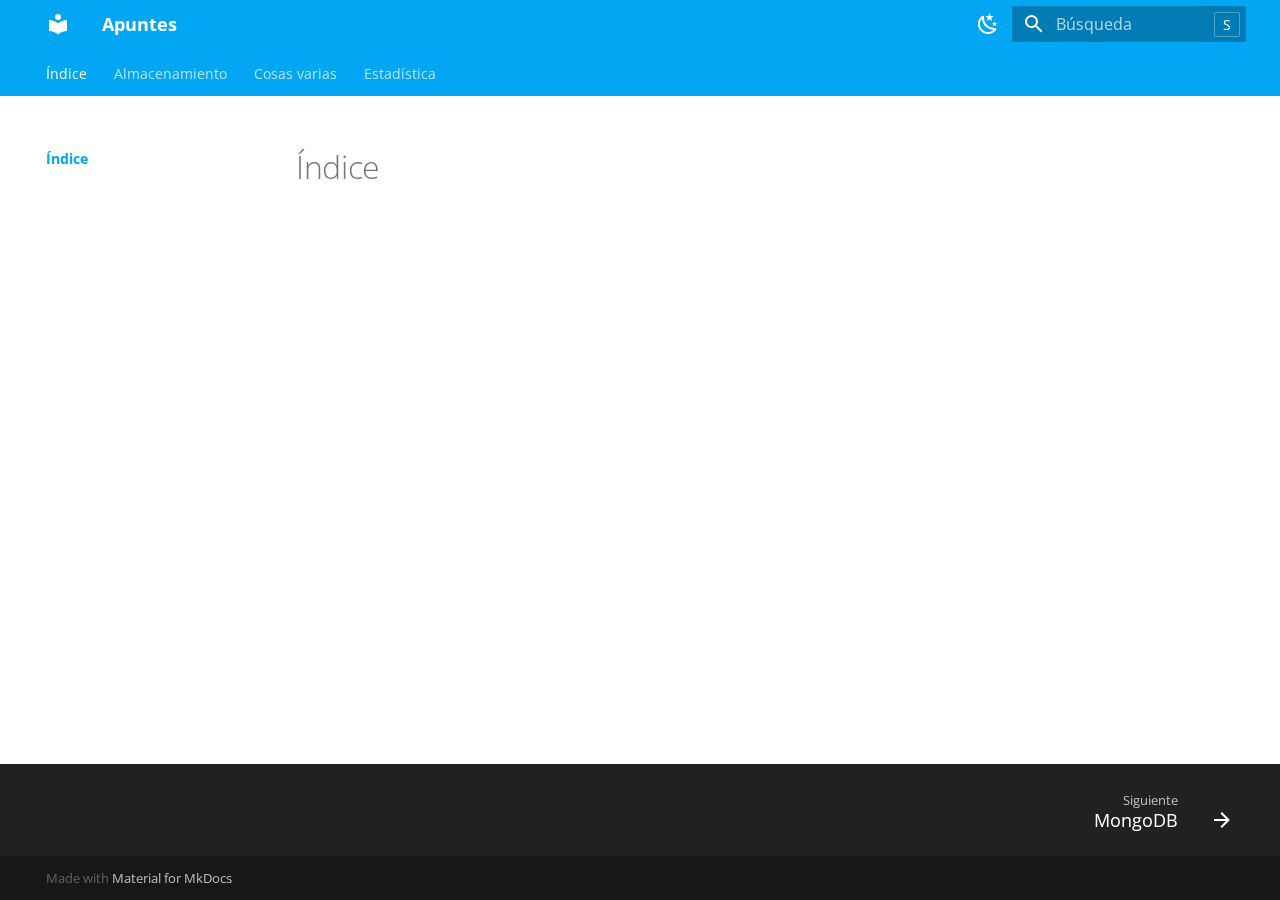
<file: index.html>
<!doctype html>
<html lang="es" class="no-js">
  <head>
    
      <meta charset="utf-8">
      <meta name="viewport" content="width=device-width,initial-scale=1">
      
      
      
      <link rel="icon" href="assets/images/favicon.png">
      <meta name="generator" content="mkdocs-1.2.3, mkdocs-material-8.1.8">
    
    
      
        <title>Apuntes</title>
      
    
    
      <link rel="stylesheet" href="assets/stylesheets/main.6e60f8b8.min.css">
      
        
        <link rel="stylesheet" href="assets/stylesheets/palette.e6a45f82.min.css">
        
      
    
    
    
      
        
        <link rel="preconnect" href="https://fonts.gstatic.com" crossorigin>
        <link rel="stylesheet" href="https://fonts.googleapis.com/css?family=Open+Sans:300,400,400i,700%7CFira+Code&display=fallback">
        <style>:root{--md-text-font:"Open Sans";--md-code-font:"Fira Code"}</style>
      
    
    
      <link rel="stylesheet" href="stylesheets/extra.css">
    
      <link rel="stylesheet" href="css/ansi-colours.css">
    
      <link rel="stylesheet" href="css/jupyter-cells.css">
    
      <link rel="stylesheet" href="css/pandas-dataframe.css">
    
    <script>__md_scope=new URL(".",location),__md_get=(e,_=localStorage,t=__md_scope)=>JSON.parse(_.getItem(t.pathname+"."+e)),__md_set=(e,_,t=localStorage,a=__md_scope)=>{try{t.setItem(a.pathname+"."+e,JSON.stringify(_))}catch(e){}}</script>
    
      

    
    
  </head>
  
  
    
    
      
    
    
    
    
    <body dir="ltr" data-md-color-scheme="default" data-md-color-primary="light-blue" data-md-color-accent="cyan">
  
    
    
      <script>var palette=__md_get("__palette");if(palette&&"object"==typeof palette.color)for(var key of Object.keys(palette.color))document.body.setAttribute("data-md-color-"+key,palette.color[key])</script>
    
    <input class="md-toggle" data-md-toggle="drawer" type="checkbox" id="__drawer" autocomplete="off">
    <input class="md-toggle" data-md-toggle="search" type="checkbox" id="__search" autocomplete="off">
    <label class="md-overlay" for="__drawer"></label>
    <div data-md-component="skip">
      
        
        <a href="#indice" class="md-skip">
          Saltar a contenido
        </a>
      
    </div>
    <div data-md-component="announce">
      
    </div>
    
    
      

<header class="md-header" data-md-component="header">
  <nav class="md-header__inner md-grid" aria-label="Cabecera">
    <a href="." title="Apuntes" class="md-header__button md-logo" aria-label="Apuntes" data-md-component="logo">
      
  
  <svg xmlns="http://www.w3.org/2000/svg" viewBox="0 0 24 24"><path d="M12 8a3 3 0 0 0 3-3 3 3 0 0 0-3-3 3 3 0 0 0-3 3 3 3 0 0 0 3 3m0 3.54C9.64 9.35 6.5 8 3 8v11c3.5 0 6.64 1.35 9 3.54 2.36-2.19 5.5-3.54 9-3.54V8c-3.5 0-6.64 1.35-9 3.54z"/></svg>

    </a>
    <label class="md-header__button md-icon" for="__drawer">
      <svg xmlns="http://www.w3.org/2000/svg" viewBox="0 0 24 24"><path d="M3 6h18v2H3V6m0 5h18v2H3v-2m0 5h18v2H3v-2z"/></svg>
    </label>
    <div class="md-header__title" data-md-component="header-title">
      <div class="md-header__ellipsis">
        <div class="md-header__topic">
          <span class="md-ellipsis">
            Apuntes
          </span>
        </div>
        <div class="md-header__topic" data-md-component="header-topic">
          <span class="md-ellipsis">
            
              Índice
            
          </span>
        </div>
      </div>
    </div>
    
      <form class="md-header__option" data-md-component="palette">
        
          
          
          <input class="md-option" data-md-color-media="" data-md-color-scheme="default" data-md-color-primary="light-blue" data-md-color-accent="cyan"  aria-label="Cambiar a colores nocturnos"  type="radio" name="__palette" id="__palette_1">
          
            <label class="md-header__button md-icon" title="Cambiar a colores nocturnos" for="__palette_2" hidden>
              <svg xmlns="http://www.w3.org/2000/svg" viewBox="0 0 24 24"><path d="m17.75 4.09-2.53 1.94.91 3.06-2.63-1.81-2.63 1.81.91-3.06-2.53-1.94L12.44 4l1.06-3 1.06 3 3.19.09m3.5 6.91-1.64 1.25.59 1.98-1.7-1.17-1.7 1.17.59-1.98L15.75 11l2.06-.05L18.5 9l.69 1.95 2.06.05m-2.28 4.95c.83-.08 1.72 1.1 1.19 1.85-.32.45-.66.87-1.08 1.27C15.17 23 8.84 23 4.94 19.07c-3.91-3.9-3.91-10.24 0-14.14.4-.4.82-.76 1.27-1.08.75-.53 1.93.36 1.85 1.19-.27 2.86.69 5.83 2.89 8.02a9.96 9.96 0 0 0 8.02 2.89m-1.64 2.02a12.08 12.08 0 0 1-7.8-3.47c-2.17-2.19-3.33-5-3.49-7.82-2.81 3.14-2.7 7.96.31 10.98 3.02 3.01 7.84 3.12 10.98.31z"/></svg>
            </label>
          
        
          
          
          <input class="md-option" data-md-color-media="" data-md-color-scheme="slate" data-md-color-primary="purple" data-md-color-accent="purple"  aria-label="Cambiar a colores diurnos"  type="radio" name="__palette" id="__palette_2">
          
            <label class="md-header__button md-icon" title="Cambiar a colores diurnos" for="__palette_1" hidden>
              <svg xmlns="http://www.w3.org/2000/svg" viewBox="0 0 24 24"><path d="M12 7a5 5 0 0 1 5 5 5 5 0 0 1-5 5 5 5 0 0 1-5-5 5 5 0 0 1 5-5m0 2a3 3 0 0 0-3 3 3 3 0 0 0 3 3 3 3 0 0 0 3-3 3 3 0 0 0-3-3m0-7 2.39 3.42C13.65 5.15 12.84 5 12 5c-.84 0-1.65.15-2.39.42L12 2M3.34 7l4.16-.35A7.2 7.2 0 0 0 5.94 8.5c-.44.74-.69 1.5-.83 2.29L3.34 7m.02 10 1.76-3.77a7.131 7.131 0 0 0 2.38 4.14L3.36 17M20.65 7l-1.77 3.79a7.023 7.023 0 0 0-2.38-4.15l4.15.36m-.01 10-4.14.36c.59-.51 1.12-1.14 1.54-1.86.42-.73.69-1.5.83-2.29L20.64 17M12 22l-2.41-3.44c.74.27 1.55.44 2.41.44.82 0 1.63-.17 2.37-.44L12 22z"/></svg>
            </label>
          
        
      </form>
    
    
    
      <label class="md-header__button md-icon" for="__search">
        <svg xmlns="http://www.w3.org/2000/svg" viewBox="0 0 24 24"><path d="M9.5 3A6.5 6.5 0 0 1 16 9.5c0 1.61-.59 3.09-1.56 4.23l.27.27h.79l5 5-1.5 1.5-5-5v-.79l-.27-.27A6.516 6.516 0 0 1 9.5 16 6.5 6.5 0 0 1 3 9.5 6.5 6.5 0 0 1 9.5 3m0 2C7 5 5 7 5 9.5S7 14 9.5 14 14 12 14 9.5 12 5 9.5 5z"/></svg>
      </label>
      <div class="md-search" data-md-component="search" role="dialog">
  <label class="md-search__overlay" for="__search"></label>
  <div class="md-search__inner" role="search">
    <form class="md-search__form" name="search">
      <input type="text" class="md-search__input" name="query" aria-label="Búsqueda" placeholder="Búsqueda" autocapitalize="off" autocorrect="off" autocomplete="off" spellcheck="false" data-md-component="search-query" required>
      <label class="md-search__icon md-icon" for="__search">
        <svg xmlns="http://www.w3.org/2000/svg" viewBox="0 0 24 24"><path d="M9.5 3A6.5 6.5 0 0 1 16 9.5c0 1.61-.59 3.09-1.56 4.23l.27.27h.79l5 5-1.5 1.5-5-5v-.79l-.27-.27A6.516 6.516 0 0 1 9.5 16 6.5 6.5 0 0 1 3 9.5 6.5 6.5 0 0 1 9.5 3m0 2C7 5 5 7 5 9.5S7 14 9.5 14 14 12 14 9.5 12 5 9.5 5z"/></svg>
        <svg xmlns="http://www.w3.org/2000/svg" viewBox="0 0 24 24"><path d="M20 11v2H8l5.5 5.5-1.42 1.42L4.16 12l7.92-7.92L13.5 5.5 8 11h12z"/></svg>
      </label>
      <nav class="md-search__options" aria-label="Search">
        
        <button type="reset" class="md-search__icon md-icon" aria-label="Limpiar" tabindex="-1">
          <svg xmlns="http://www.w3.org/2000/svg" viewBox="0 0 24 24"><path d="M19 6.41 17.59 5 12 10.59 6.41 5 5 6.41 10.59 12 5 17.59 6.41 19 12 13.41 17.59 19 19 17.59 13.41 12 19 6.41z"/></svg>
        </button>
      </nav>
      
    </form>
    <div class="md-search__output">
      <div class="md-search__scrollwrap" data-md-scrollfix>
        <div class="md-search-result" data-md-component="search-result">
          <div class="md-search-result__meta">
            Inicializando búsqueda
          </div>
          <ol class="md-search-result__list"></ol>
        </div>
      </div>
    </div>
  </div>
</div>
    
    
  </nav>
  
</header>
    
    <div class="md-container" data-md-component="container">
      
      
        
          
            
<nav class="md-tabs" aria-label="Pestañas" data-md-component="tabs">
  <div class="md-tabs__inner md-grid">
    <ul class="md-tabs__list">
      
        
  
  
    
  


  <li class="md-tabs__item">
    <a href="." class="md-tabs__link md-tabs__link--active">
      Índice
    </a>
  </li>

      
        
  
  


  
  
  
    <li class="md-tabs__item">
      <a href="Almacenamiento/mongodb/" class="md-tabs__link">
        Almacenamiento
      </a>
    </li>
  

      
        
  
  


  
  
  
    <li class="md-tabs__item">
      <a href="Cosas%20varias/Linux/" class="md-tabs__link">
        Cosas varias
      </a>
    </li>
  

      
        
  
  


  
  
  
    <li class="md-tabs__item">
      <a href="Estad%C3%ADstica/R/" class="md-tabs__link">
        Estadística
      </a>
    </li>
  

      
    </ul>
  </div>
</nav>
          
        
      
      <main class="md-main" data-md-component="main">
        <div class="md-main__inner md-grid">
          
            
              
              <div class="md-sidebar md-sidebar--primary" data-md-component="sidebar" data-md-type="navigation" >
                <div class="md-sidebar__scrollwrap">
                  <div class="md-sidebar__inner">
                    

  


<nav class="md-nav md-nav--primary md-nav--lifted" aria-label="Navegación" data-md-level="0">
  <label class="md-nav__title" for="__drawer">
    <a href="." title="Apuntes" class="md-nav__button md-logo" aria-label="Apuntes" data-md-component="logo">
      
  
  <svg xmlns="http://www.w3.org/2000/svg" viewBox="0 0 24 24"><path d="M12 8a3 3 0 0 0 3-3 3 3 0 0 0-3-3 3 3 0 0 0-3 3 3 3 0 0 0 3 3m0 3.54C9.64 9.35 6.5 8 3 8v11c3.5 0 6.64 1.35 9 3.54 2.36-2.19 5.5-3.54 9-3.54V8c-3.5 0-6.64 1.35-9 3.54z"/></svg>

    </a>
    Apuntes
  </label>
  
  <ul class="md-nav__list" data-md-scrollfix>
    
      
      
      

  
  
    
  
  
    <li class="md-nav__item md-nav__item--active">
      
      <input class="md-nav__toggle md-toggle" data-md-toggle="toc" type="checkbox" id="__toc">
      
      
        
      
      
      <a href="." class="md-nav__link md-nav__link--active">
        Índice
      </a>
      
    </li>
  

    
      
      
      

  
  
  
    
    <li class="md-nav__item md-nav__item--nested">
      
      
        <input class="md-nav__toggle md-toggle" data-md-toggle="__nav_2" type="checkbox" id="__nav_2" >
      
      
      
      
        <label class="md-nav__link" for="__nav_2">
          Almacenamiento
          <span class="md-nav__icon md-icon"></span>
        </label>
      
      <nav class="md-nav" aria-label="Almacenamiento" data-md-level="1">
        <label class="md-nav__title" for="__nav_2">
          <span class="md-nav__icon md-icon"></span>
          Almacenamiento
        </label>
        <ul class="md-nav__list" data-md-scrollfix>
          
            
              
  
  
  
    <li class="md-nav__item">
      <a href="Almacenamiento/mongodb/" class="md-nav__link">
        MongoDB
      </a>
    </li>
  

            
          
            
              
  
  
  
    <li class="md-nav__item">
      <a href="Almacenamiento/mongodbatlas/" class="md-nav__link">
        MongoDB Atlas
      </a>
    </li>
  

            
          
            
              
  
  
  
    <li class="md-nav__item">
      <a href="Almacenamiento/spark-dataframes/" class="md-nav__link">
        Spark dataframes
      </a>
    </li>
  

            
          
            
              
  
  
  
    <li class="md-nav__item">
      <a href="Almacenamiento/spark/" class="md-nav__link">
        Spark
      </a>
    </li>
  

            
          
            
              
  
  
  
    <li class="md-nav__item">
      <a href="Almacenamiento/sql/" class="md-nav__link">
        SQL
      </a>
    </li>
  

            
          
        </ul>
      </nav>
    </li>
  

    
      
      
      

  
  
  
    
    <li class="md-nav__item md-nav__item--nested">
      
      
        <input class="md-nav__toggle md-toggle" data-md-toggle="__nav_3" type="checkbox" id="__nav_3" >
      
      
      
      
        <label class="md-nav__link" for="__nav_3">
          Cosas varias
          <span class="md-nav__icon md-icon"></span>
        </label>
      
      <nav class="md-nav" aria-label="Cosas varias" data-md-level="1">
        <label class="md-nav__title" for="__nav_3">
          <span class="md-nav__icon md-icon"></span>
          Cosas varias
        </label>
        <ul class="md-nav__list" data-md-scrollfix>
          
            
              
  
  
  
    <li class="md-nav__item">
      <a href="Cosas%20varias/Linux/" class="md-nav__link">
        Línea de comandos de Linux
      </a>
    </li>
  

            
          
            
              
  
  
  
    <li class="md-nav__item">
      <a href="Cosas%20varias/git/" class="md-nav__link">
        Git y GitHub
      </a>
    </li>
  

            
          
        </ul>
      </nav>
    </li>
  

    
      
      
      

  
  
  
    
    <li class="md-nav__item md-nav__item--nested">
      
      
        <input class="md-nav__toggle md-toggle" data-md-toggle="__nav_4" type="checkbox" id="__nav_4" >
      
      
      
      
        <label class="md-nav__link" for="__nav_4">
          Estadística
          <span class="md-nav__icon md-icon"></span>
        </label>
      
      <nav class="md-nav" aria-label="Estadística" data-md-level="1">
        <label class="md-nav__title" for="__nav_4">
          <span class="md-nav__icon md-icon"></span>
          Estadística
        </label>
        <ul class="md-nav__list" data-md-scrollfix>
          
            
              
  
  
  
    <li class="md-nav__item">
      <a href="Estad%C3%ADstica/R/" class="md-nav__link">
        R
      </a>
    </li>
  

            
          
        </ul>
      </nav>
    </li>
  

    
  </ul>
</nav>
                  </div>
                </div>
              </div>
            
            
              
              <div class="md-sidebar md-sidebar--secondary" data-md-component="sidebar" data-md-type="toc" >
                <div class="md-sidebar__scrollwrap">
                  <div class="md-sidebar__inner">
                    

<nav class="md-nav md-nav--secondary" aria-label="Tabla de contenidos">
  
  
  
    
  
  
</nav>
                  </div>
                </div>
              </div>
            
          
          <div class="md-content" data-md-component="content">
            <article class="md-content__inner md-typeset">
              
                

<h1 id="indice">Índice</h1>

              
            </article>
          </div>
        </div>
        
      </main>
      
        <footer class="md-footer">
  
    <nav class="md-footer__inner md-grid" aria-label="Pie">
      
      
        
        <a href="Almacenamiento/mongodb/" class="md-footer__link md-footer__link--next" aria-label="Siguiente: MongoDB" rel="next">
          <div class="md-footer__title">
            <div class="md-ellipsis">
              <span class="md-footer__direction">
                Siguiente
              </span>
              MongoDB
            </div>
          </div>
          <div class="md-footer__button md-icon">
            <svg xmlns="http://www.w3.org/2000/svg" viewBox="0 0 24 24"><path d="M4 11v2h12l-5.5 5.5 1.42 1.42L19.84 12l-7.92-7.92L10.5 5.5 16 11H4z"/></svg>
          </div>
        </a>
      
    </nav>
  
  <div class="md-footer-meta md-typeset">
    <div class="md-footer-meta__inner md-grid">
      <div class="md-copyright">
  
  
    Made with
    <a href="https://squidfunk.github.io/mkdocs-material/" target="_blank" rel="noopener">
      Material for MkDocs
    </a>
  
</div>
      
    </div>
  </div>
</footer>
      
    </div>
    <div class="md-dialog" data-md-component="dialog">
      <div class="md-dialog__inner md-typeset"></div>
    </div>
    <script id="__config" type="application/json">{"base": ".", "features": ["navigation.sections", "navigation.tabs", "navigation.instant"], "translations": {"clipboard.copy": "Copiar al portapapeles", "clipboard.copied": "Copiado al portapapeles", "search.config.lang": "es", "search.config.pipeline": "trimmer, stopWordFilter", "search.config.separator": "[\\s\\-]+", "search.placeholder": "B\u00fasqueda", "search.result.placeholder": "Teclee para comenzar b\u00fasqueda", "search.result.none": "No se encontraron documentos", "search.result.one": "1 documento encontrado", "search.result.other": "# documentos encontrados", "search.result.more.one": "1 m\u00e1s en esta p\u00e1gina", "search.result.more.other": "# m\u00e1s en esta p\u00e1gina", "search.result.term.missing": "Falta", "select.version.title": "Seleccionar versi\u00f3n"}, "search": "assets/javascripts/workers/search.22074ed6.min.js"}</script>
    
    
      <script src="assets/javascripts/bundle.960e086b.min.js"></script>
      
    
  </body>
</html>
</file>
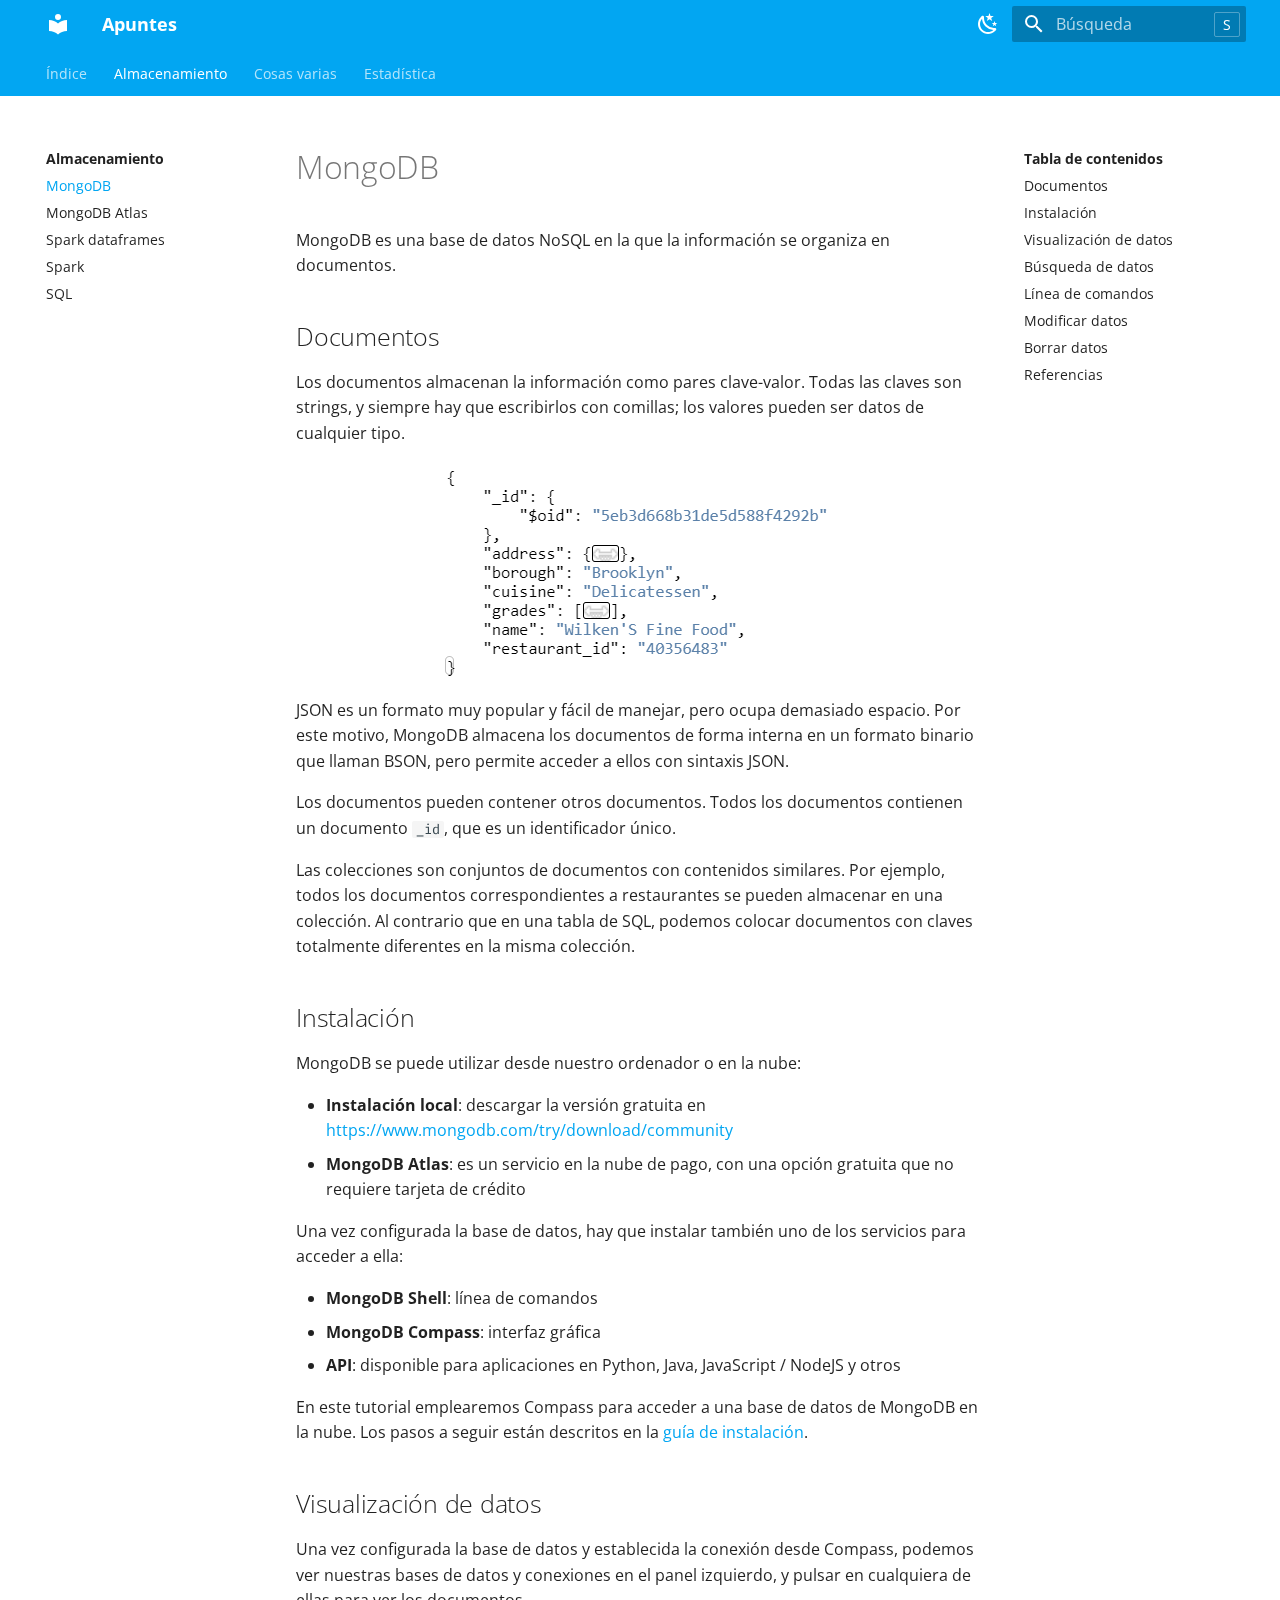
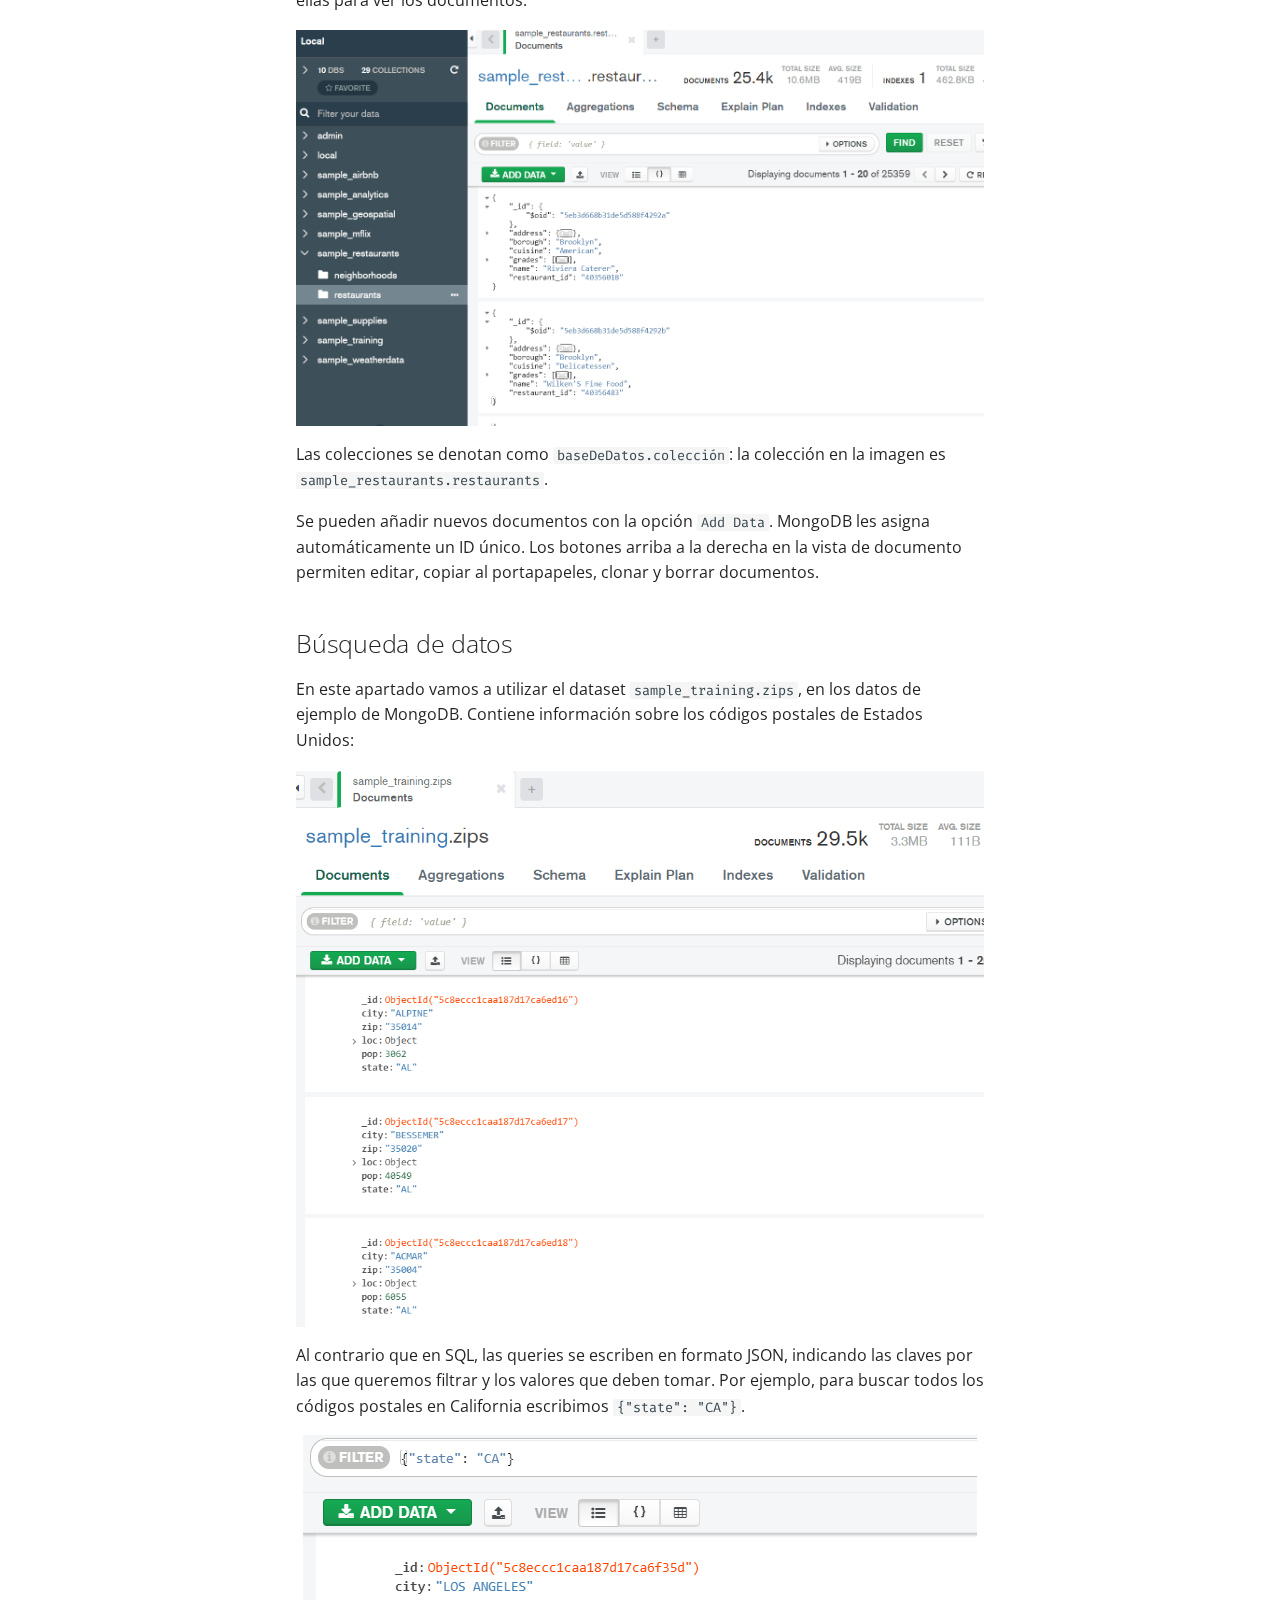
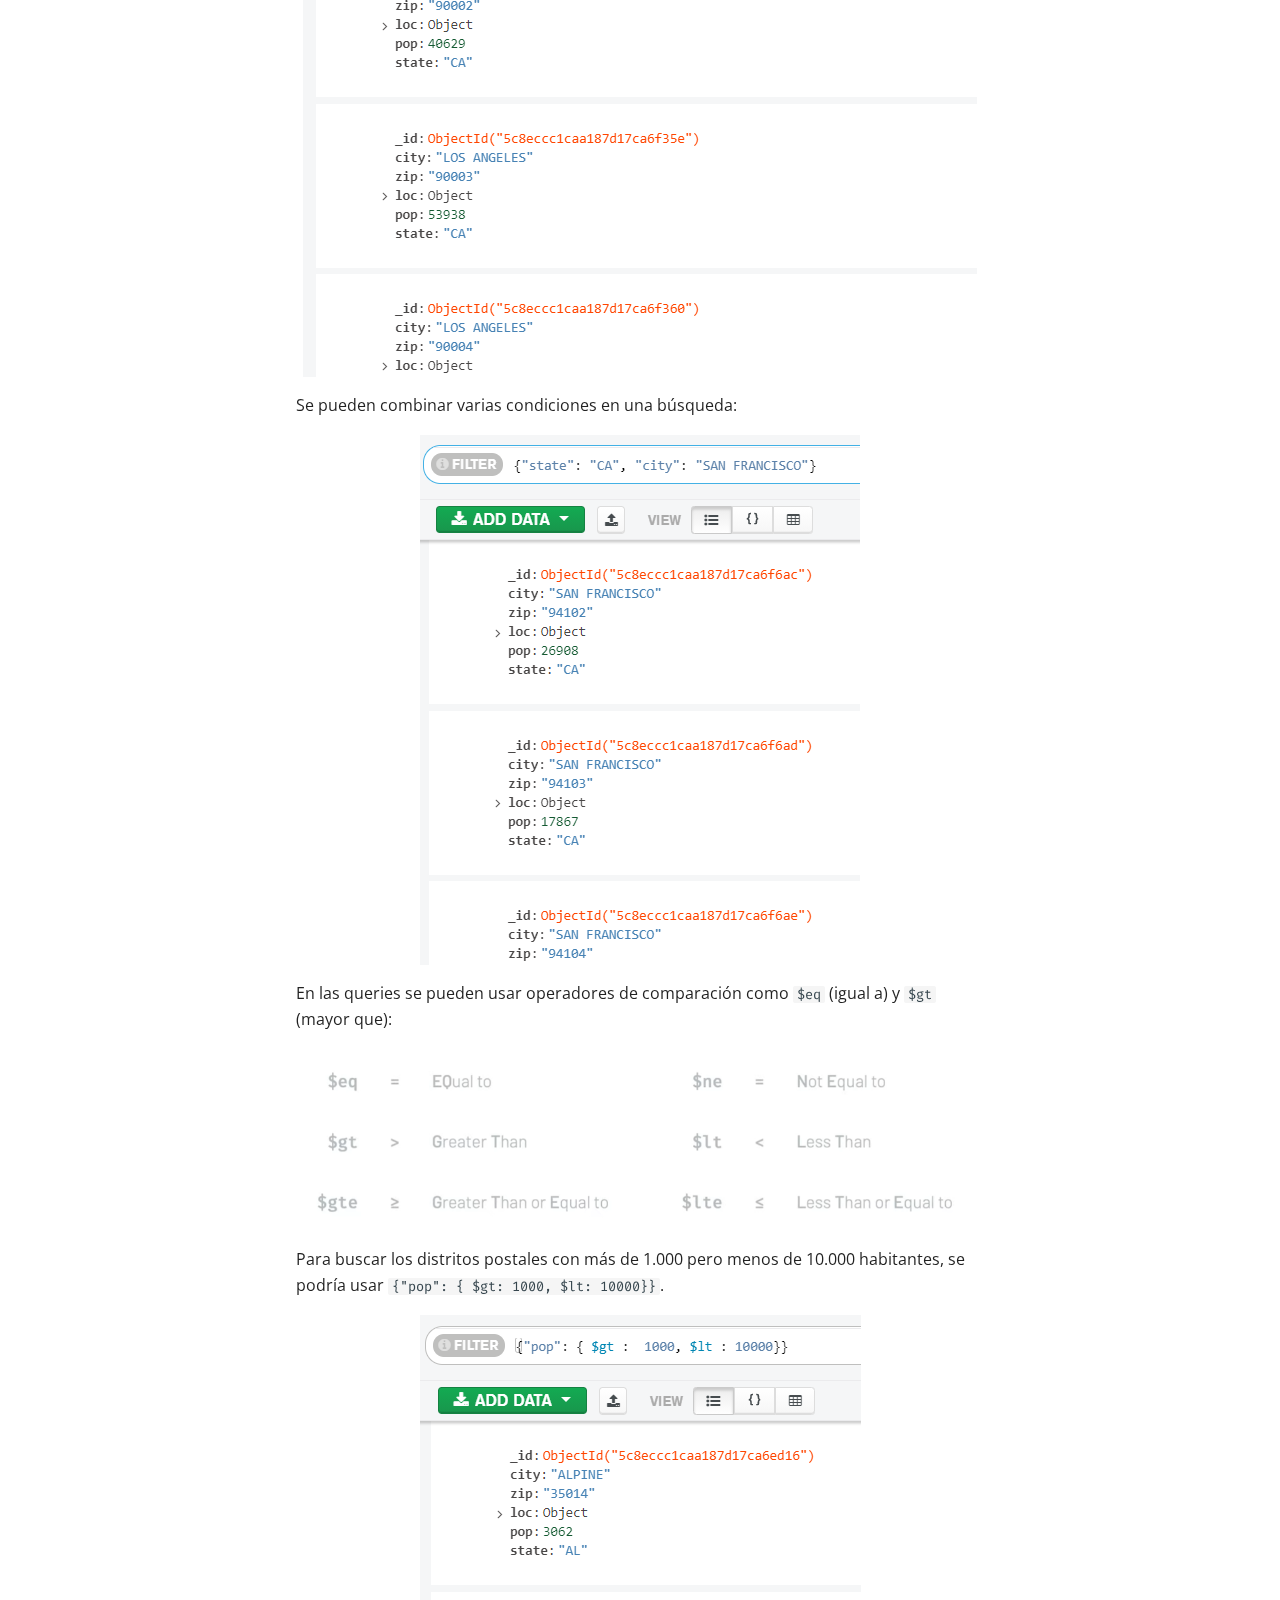
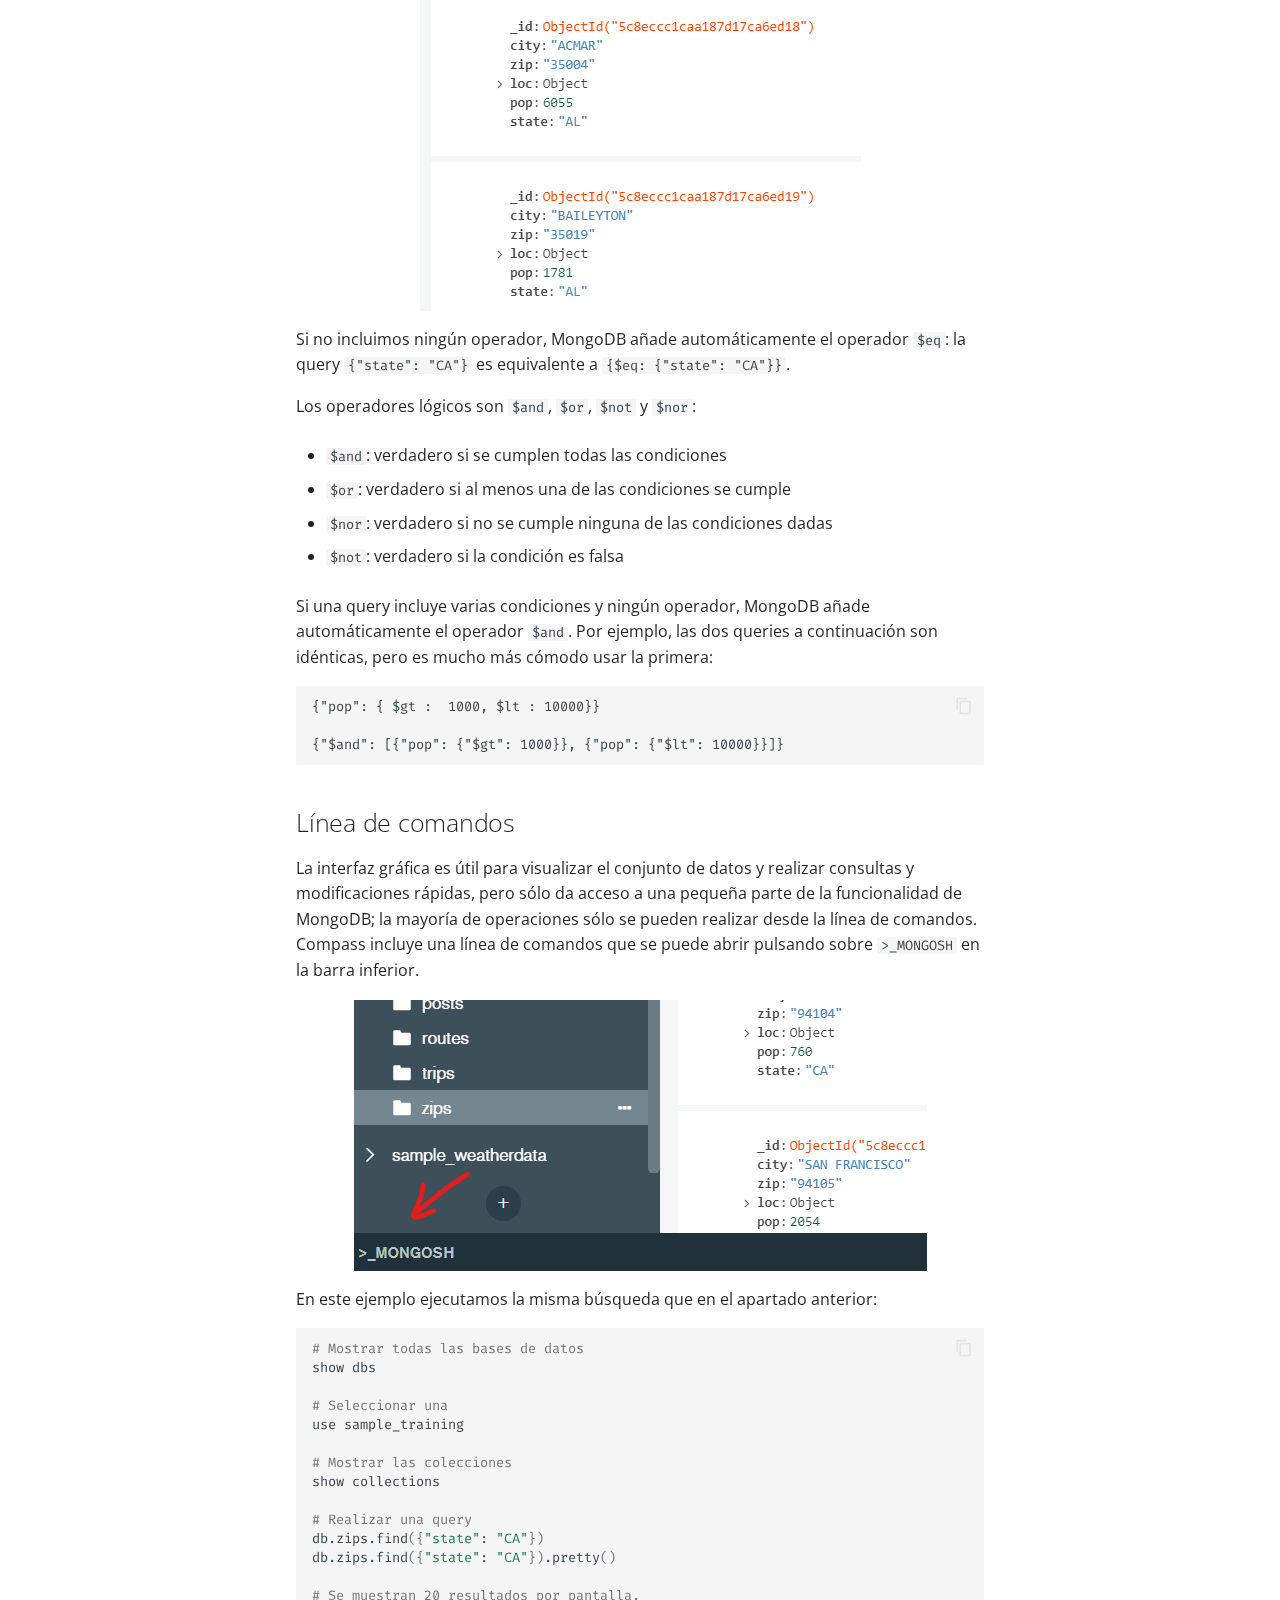
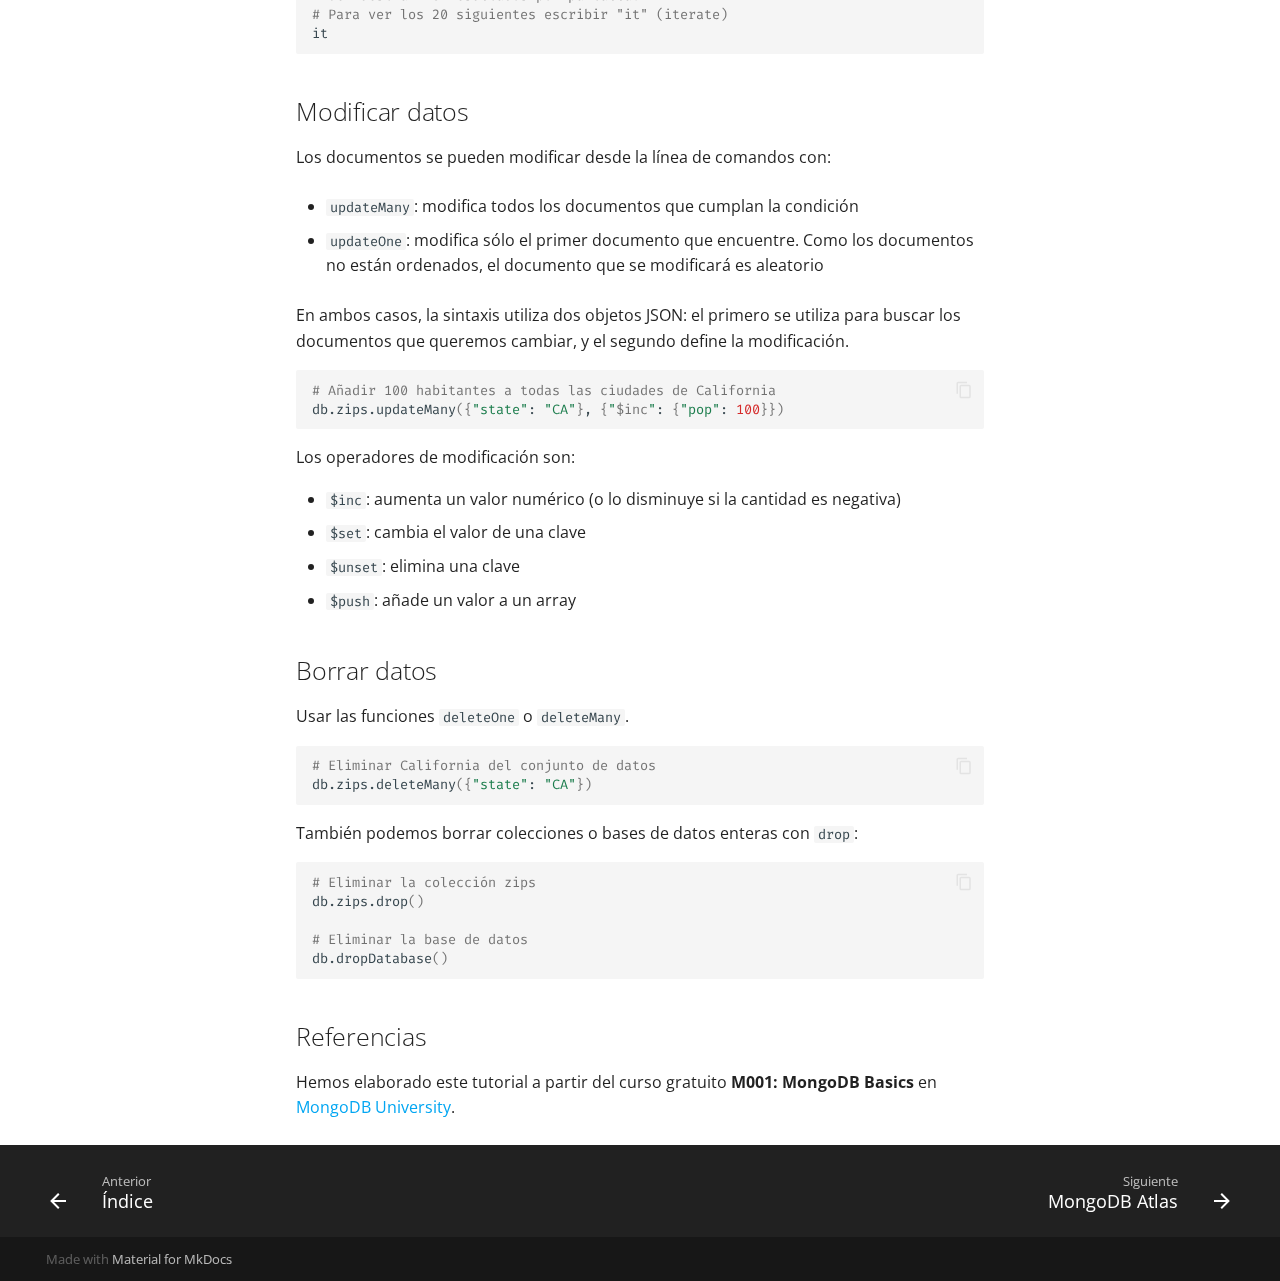
<file: Almacenamiento/mongodb/index.html>
<!doctype html>
<html lang="es" class="no-js">
  <head>
    
      <meta charset="utf-8">
      <meta name="viewport" content="width=device-width,initial-scale=1">
      
      
      
      <link rel="icon" href="../../assets/images/favicon.png">
      <meta name="generator" content="mkdocs-1.2.3, mkdocs-material-8.1.8">
    
    
      
        <title>MongoDB - Apuntes</title>
      
    
    
      <link rel="stylesheet" href="../../assets/stylesheets/main.6e60f8b8.min.css">
      
        
        <link rel="stylesheet" href="../../assets/stylesheets/palette.e6a45f82.min.css">
        
      
    
    
    
      
        
        <link rel="preconnect" href="https://fonts.gstatic.com" crossorigin>
        <link rel="stylesheet" href="https://fonts.googleapis.com/css?family=Open+Sans:300,400,400i,700%7CFira+Code&display=fallback">
        <style>:root{--md-text-font:"Open Sans";--md-code-font:"Fira Code"}</style>
      
    
    
      <link rel="stylesheet" href="../../stylesheets/extra.css">
    
      <link rel="stylesheet" href="../../css/ansi-colours.css">
    
      <link rel="stylesheet" href="../../css/jupyter-cells.css">
    
      <link rel="stylesheet" href="../../css/pandas-dataframe.css">
    
    <script>__md_scope=new URL("../..",location),__md_get=(e,_=localStorage,t=__md_scope)=>JSON.parse(_.getItem(t.pathname+"."+e)),__md_set=(e,_,t=localStorage,a=__md_scope)=>{try{t.setItem(a.pathname+"."+e,JSON.stringify(_))}catch(e){}}</script>
    
      

    
    
  </head>
  
  
    
    
      
    
    
    
    
    <body dir="ltr" data-md-color-scheme="default" data-md-color-primary="light-blue" data-md-color-accent="cyan">
  
    
    
      <script>var palette=__md_get("__palette");if(palette&&"object"==typeof palette.color)for(var key of Object.keys(palette.color))document.body.setAttribute("data-md-color-"+key,palette.color[key])</script>
    
    <input class="md-toggle" data-md-toggle="drawer" type="checkbox" id="__drawer" autocomplete="off">
    <input class="md-toggle" data-md-toggle="search" type="checkbox" id="__search" autocomplete="off">
    <label class="md-overlay" for="__drawer"></label>
    <div data-md-component="skip">
      
        
        <a href="#mongodb" class="md-skip">
          Saltar a contenido
        </a>
      
    </div>
    <div data-md-component="announce">
      
    </div>
    
    
      

<header class="md-header" data-md-component="header">
  <nav class="md-header__inner md-grid" aria-label="Cabecera">
    <a href="../.." title="Apuntes" class="md-header__button md-logo" aria-label="Apuntes" data-md-component="logo">
      
  
  <svg xmlns="http://www.w3.org/2000/svg" viewBox="0 0 24 24"><path d="M12 8a3 3 0 0 0 3-3 3 3 0 0 0-3-3 3 3 0 0 0-3 3 3 3 0 0 0 3 3m0 3.54C9.64 9.35 6.5 8 3 8v11c3.5 0 6.64 1.35 9 3.54 2.36-2.19 5.5-3.54 9-3.54V8c-3.5 0-6.64 1.35-9 3.54z"/></svg>

    </a>
    <label class="md-header__button md-icon" for="__drawer">
      <svg xmlns="http://www.w3.org/2000/svg" viewBox="0 0 24 24"><path d="M3 6h18v2H3V6m0 5h18v2H3v-2m0 5h18v2H3v-2z"/></svg>
    </label>
    <div class="md-header__title" data-md-component="header-title">
      <div class="md-header__ellipsis">
        <div class="md-header__topic">
          <span class="md-ellipsis">
            Apuntes
          </span>
        </div>
        <div class="md-header__topic" data-md-component="header-topic">
          <span class="md-ellipsis">
            
              MongoDB
            
          </span>
        </div>
      </div>
    </div>
    
      <form class="md-header__option" data-md-component="palette">
        
          
          
          <input class="md-option" data-md-color-media="" data-md-color-scheme="default" data-md-color-primary="light-blue" data-md-color-accent="cyan"  aria-label="Cambiar a colores nocturnos"  type="radio" name="__palette" id="__palette_1">
          
            <label class="md-header__button md-icon" title="Cambiar a colores nocturnos" for="__palette_2" hidden>
              <svg xmlns="http://www.w3.org/2000/svg" viewBox="0 0 24 24"><path d="m17.75 4.09-2.53 1.94.91 3.06-2.63-1.81-2.63 1.81.91-3.06-2.53-1.94L12.44 4l1.06-3 1.06 3 3.19.09m3.5 6.91-1.64 1.25.59 1.98-1.7-1.17-1.7 1.17.59-1.98L15.75 11l2.06-.05L18.5 9l.69 1.95 2.06.05m-2.28 4.95c.83-.08 1.72 1.1 1.19 1.85-.32.45-.66.87-1.08 1.27C15.17 23 8.84 23 4.94 19.07c-3.91-3.9-3.91-10.24 0-14.14.4-.4.82-.76 1.27-1.08.75-.53 1.93.36 1.85 1.19-.27 2.86.69 5.83 2.89 8.02a9.96 9.96 0 0 0 8.02 2.89m-1.64 2.02a12.08 12.08 0 0 1-7.8-3.47c-2.17-2.19-3.33-5-3.49-7.82-2.81 3.14-2.7 7.96.31 10.98 3.02 3.01 7.84 3.12 10.98.31z"/></svg>
            </label>
          
        
          
          
          <input class="md-option" data-md-color-media="" data-md-color-scheme="slate" data-md-color-primary="purple" data-md-color-accent="purple"  aria-label="Cambiar a colores diurnos"  type="radio" name="__palette" id="__palette_2">
          
            <label class="md-header__button md-icon" title="Cambiar a colores diurnos" for="__palette_1" hidden>
              <svg xmlns="http://www.w3.org/2000/svg" viewBox="0 0 24 24"><path d="M12 7a5 5 0 0 1 5 5 5 5 0 0 1-5 5 5 5 0 0 1-5-5 5 5 0 0 1 5-5m0 2a3 3 0 0 0-3 3 3 3 0 0 0 3 3 3 3 0 0 0 3-3 3 3 0 0 0-3-3m0-7 2.39 3.42C13.65 5.15 12.84 5 12 5c-.84 0-1.65.15-2.39.42L12 2M3.34 7l4.16-.35A7.2 7.2 0 0 0 5.94 8.5c-.44.74-.69 1.5-.83 2.29L3.34 7m.02 10 1.76-3.77a7.131 7.131 0 0 0 2.38 4.14L3.36 17M20.65 7l-1.77 3.79a7.023 7.023 0 0 0-2.38-4.15l4.15.36m-.01 10-4.14.36c.59-.51 1.12-1.14 1.54-1.86.42-.73.69-1.5.83-2.29L20.64 17M12 22l-2.41-3.44c.74.27 1.55.44 2.41.44.82 0 1.63-.17 2.37-.44L12 22z"/></svg>
            </label>
          
        
      </form>
    
    
    
      <label class="md-header__button md-icon" for="__search">
        <svg xmlns="http://www.w3.org/2000/svg" viewBox="0 0 24 24"><path d="M9.5 3A6.5 6.5 0 0 1 16 9.5c0 1.61-.59 3.09-1.56 4.23l.27.27h.79l5 5-1.5 1.5-5-5v-.79l-.27-.27A6.516 6.516 0 0 1 9.5 16 6.5 6.5 0 0 1 3 9.5 6.5 6.5 0 0 1 9.5 3m0 2C7 5 5 7 5 9.5S7 14 9.5 14 14 12 14 9.5 12 5 9.5 5z"/></svg>
      </label>
      <div class="md-search" data-md-component="search" role="dialog">
  <label class="md-search__overlay" for="__search"></label>
  <div class="md-search__inner" role="search">
    <form class="md-search__form" name="search">
      <input type="text" class="md-search__input" name="query" aria-label="Búsqueda" placeholder="Búsqueda" autocapitalize="off" autocorrect="off" autocomplete="off" spellcheck="false" data-md-component="search-query" required>
      <label class="md-search__icon md-icon" for="__search">
        <svg xmlns="http://www.w3.org/2000/svg" viewBox="0 0 24 24"><path d="M9.5 3A6.5 6.5 0 0 1 16 9.5c0 1.61-.59 3.09-1.56 4.23l.27.27h.79l5 5-1.5 1.5-5-5v-.79l-.27-.27A6.516 6.516 0 0 1 9.5 16 6.5 6.5 0 0 1 3 9.5 6.5 6.5 0 0 1 9.5 3m0 2C7 5 5 7 5 9.5S7 14 9.5 14 14 12 14 9.5 12 5 9.5 5z"/></svg>
        <svg xmlns="http://www.w3.org/2000/svg" viewBox="0 0 24 24"><path d="M20 11v2H8l5.5 5.5-1.42 1.42L4.16 12l7.92-7.92L13.5 5.5 8 11h12z"/></svg>
      </label>
      <nav class="md-search__options" aria-label="Search">
        
        <button type="reset" class="md-search__icon md-icon" aria-label="Limpiar" tabindex="-1">
          <svg xmlns="http://www.w3.org/2000/svg" viewBox="0 0 24 24"><path d="M19 6.41 17.59 5 12 10.59 6.41 5 5 6.41 10.59 12 5 17.59 6.41 19 12 13.41 17.59 19 19 17.59 13.41 12 19 6.41z"/></svg>
        </button>
      </nav>
      
    </form>
    <div class="md-search__output">
      <div class="md-search__scrollwrap" data-md-scrollfix>
        <div class="md-search-result" data-md-component="search-result">
          <div class="md-search-result__meta">
            Inicializando búsqueda
          </div>
          <ol class="md-search-result__list"></ol>
        </div>
      </div>
    </div>
  </div>
</div>
    
    
  </nav>
  
</header>
    
    <div class="md-container" data-md-component="container">
      
      
        
          
            
<nav class="md-tabs" aria-label="Pestañas" data-md-component="tabs">
  <div class="md-tabs__inner md-grid">
    <ul class="md-tabs__list">
      
        
  
  


  <li class="md-tabs__item">
    <a href="../.." class="md-tabs__link">
      Índice
    </a>
  </li>

      
        
  
  
    
  


  
  
  
    <li class="md-tabs__item">
      <a href="./" class="md-tabs__link md-tabs__link--active">
        Almacenamiento
      </a>
    </li>
  

      
        
  
  


  
  
  
    <li class="md-tabs__item">
      <a href="../../Cosas%20varias/Linux/" class="md-tabs__link">
        Cosas varias
      </a>
    </li>
  

      
        
  
  


  
  
  
    <li class="md-tabs__item">
      <a href="../../Estad%C3%ADstica/R/" class="md-tabs__link">
        Estadística
      </a>
    </li>
  

      
    </ul>
  </div>
</nav>
          
        
      
      <main class="md-main" data-md-component="main">
        <div class="md-main__inner md-grid">
          
            
              
              <div class="md-sidebar md-sidebar--primary" data-md-component="sidebar" data-md-type="navigation" >
                <div class="md-sidebar__scrollwrap">
                  <div class="md-sidebar__inner">
                    

  


<nav class="md-nav md-nav--primary md-nav--lifted" aria-label="Navegación" data-md-level="0">
  <label class="md-nav__title" for="__drawer">
    <a href="../.." title="Apuntes" class="md-nav__button md-logo" aria-label="Apuntes" data-md-component="logo">
      
  
  <svg xmlns="http://www.w3.org/2000/svg" viewBox="0 0 24 24"><path d="M12 8a3 3 0 0 0 3-3 3 3 0 0 0-3-3 3 3 0 0 0-3 3 3 3 0 0 0 3 3m0 3.54C9.64 9.35 6.5 8 3 8v11c3.5 0 6.64 1.35 9 3.54 2.36-2.19 5.5-3.54 9-3.54V8c-3.5 0-6.64 1.35-9 3.54z"/></svg>

    </a>
    Apuntes
  </label>
  
  <ul class="md-nav__list" data-md-scrollfix>
    
      
      
      

  
  
  
    <li class="md-nav__item">
      <a href="../.." class="md-nav__link">
        Índice
      </a>
    </li>
  

    
      
      
      

  
  
    
  
  
    
    <li class="md-nav__item md-nav__item--active md-nav__item--nested">
      
      
        <input class="md-nav__toggle md-toggle" data-md-toggle="__nav_2" type="checkbox" id="__nav_2" checked>
      
      
      
      
        <label class="md-nav__link" for="__nav_2">
          Almacenamiento
          <span class="md-nav__icon md-icon"></span>
        </label>
      
      <nav class="md-nav" aria-label="Almacenamiento" data-md-level="1">
        <label class="md-nav__title" for="__nav_2">
          <span class="md-nav__icon md-icon"></span>
          Almacenamiento
        </label>
        <ul class="md-nav__list" data-md-scrollfix>
          
            
              
  
  
    
  
  
    <li class="md-nav__item md-nav__item--active">
      
      <input class="md-nav__toggle md-toggle" data-md-toggle="toc" type="checkbox" id="__toc">
      
      
        
      
      
        <label class="md-nav__link md-nav__link--active" for="__toc">
          MongoDB
          <span class="md-nav__icon md-icon"></span>
        </label>
      
      <a href="./" class="md-nav__link md-nav__link--active">
        MongoDB
      </a>
      
        

<nav class="md-nav md-nav--secondary" aria-label="Tabla de contenidos">
  
  
  
    
  
  
    <label class="md-nav__title" for="__toc">
      <span class="md-nav__icon md-icon"></span>
      Tabla de contenidos
    </label>
    <ul class="md-nav__list" data-md-component="toc" data-md-scrollfix>
      
        <li class="md-nav__item">
  <a href="#documentos" class="md-nav__link">
    Documentos
  </a>
  
</li>
      
        <li class="md-nav__item">
  <a href="#instalacion" class="md-nav__link">
    Instalación
  </a>
  
</li>
      
        <li class="md-nav__item">
  <a href="#visualizacion-de-datos" class="md-nav__link">
    Visualización de datos
  </a>
  
</li>
      
        <li class="md-nav__item">
  <a href="#busqueda-de-datos" class="md-nav__link">
    Búsqueda de datos
  </a>
  
</li>
      
        <li class="md-nav__item">
  <a href="#linea-de-comandos" class="md-nav__link">
    Línea de comandos
  </a>
  
</li>
      
        <li class="md-nav__item">
  <a href="#modificar-datos" class="md-nav__link">
    Modificar datos
  </a>
  
</li>
      
        <li class="md-nav__item">
  <a href="#borrar-datos" class="md-nav__link">
    Borrar datos
  </a>
  
</li>
      
        <li class="md-nav__item">
  <a href="#referencias" class="md-nav__link">
    Referencias
  </a>
  
</li>
      
    </ul>
  
</nav>
      
    </li>
  

            
          
            
              
  
  
  
    <li class="md-nav__item">
      <a href="../mongodbatlas/" class="md-nav__link">
        MongoDB Atlas
      </a>
    </li>
  

            
          
            
              
  
  
  
    <li class="md-nav__item">
      <a href="../spark-dataframes/" class="md-nav__link">
        Spark dataframes
      </a>
    </li>
  

            
          
            
              
  
  
  
    <li class="md-nav__item">
      <a href="../spark/" class="md-nav__link">
        Spark
      </a>
    </li>
  

            
          
            
              
  
  
  
    <li class="md-nav__item">
      <a href="../sql/" class="md-nav__link">
        SQL
      </a>
    </li>
  

            
          
        </ul>
      </nav>
    </li>
  

    
      
      
      

  
  
  
    
    <li class="md-nav__item md-nav__item--nested">
      
      
        <input class="md-nav__toggle md-toggle" data-md-toggle="__nav_3" type="checkbox" id="__nav_3" >
      
      
      
      
        <label class="md-nav__link" for="__nav_3">
          Cosas varias
          <span class="md-nav__icon md-icon"></span>
        </label>
      
      <nav class="md-nav" aria-label="Cosas varias" data-md-level="1">
        <label class="md-nav__title" for="__nav_3">
          <span class="md-nav__icon md-icon"></span>
          Cosas varias
        </label>
        <ul class="md-nav__list" data-md-scrollfix>
          
            
              
  
  
  
    <li class="md-nav__item">
      <a href="../../Cosas%20varias/Linux/" class="md-nav__link">
        Línea de comandos de Linux
      </a>
    </li>
  

            
          
            
              
  
  
  
    <li class="md-nav__item">
      <a href="../../Cosas%20varias/git/" class="md-nav__link">
        Git y GitHub
      </a>
    </li>
  

            
          
        </ul>
      </nav>
    </li>
  

    
      
      
      

  
  
  
    
    <li class="md-nav__item md-nav__item--nested">
      
      
        <input class="md-nav__toggle md-toggle" data-md-toggle="__nav_4" type="checkbox" id="__nav_4" >
      
      
      
      
        <label class="md-nav__link" for="__nav_4">
          Estadística
          <span class="md-nav__icon md-icon"></span>
        </label>
      
      <nav class="md-nav" aria-label="Estadística" data-md-level="1">
        <label class="md-nav__title" for="__nav_4">
          <span class="md-nav__icon md-icon"></span>
          Estadística
        </label>
        <ul class="md-nav__list" data-md-scrollfix>
          
            
              
  
  
  
    <li class="md-nav__item">
      <a href="../../Estad%C3%ADstica/R/" class="md-nav__link">
        R
      </a>
    </li>
  

            
          
        </ul>
      </nav>
    </li>
  

    
  </ul>
</nav>
                  </div>
                </div>
              </div>
            
            
              
              <div class="md-sidebar md-sidebar--secondary" data-md-component="sidebar" data-md-type="toc" >
                <div class="md-sidebar__scrollwrap">
                  <div class="md-sidebar__inner">
                    

<nav class="md-nav md-nav--secondary" aria-label="Tabla de contenidos">
  
  
  
    
  
  
    <label class="md-nav__title" for="__toc">
      <span class="md-nav__icon md-icon"></span>
      Tabla de contenidos
    </label>
    <ul class="md-nav__list" data-md-component="toc" data-md-scrollfix>
      
        <li class="md-nav__item">
  <a href="#documentos" class="md-nav__link">
    Documentos
  </a>
  
</li>
      
        <li class="md-nav__item">
  <a href="#instalacion" class="md-nav__link">
    Instalación
  </a>
  
</li>
      
        <li class="md-nav__item">
  <a href="#visualizacion-de-datos" class="md-nav__link">
    Visualización de datos
  </a>
  
</li>
      
        <li class="md-nav__item">
  <a href="#busqueda-de-datos" class="md-nav__link">
    Búsqueda de datos
  </a>
  
</li>
      
        <li class="md-nav__item">
  <a href="#linea-de-comandos" class="md-nav__link">
    Línea de comandos
  </a>
  
</li>
      
        <li class="md-nav__item">
  <a href="#modificar-datos" class="md-nav__link">
    Modificar datos
  </a>
  
</li>
      
        <li class="md-nav__item">
  <a href="#borrar-datos" class="md-nav__link">
    Borrar datos
  </a>
  
</li>
      
        <li class="md-nav__item">
  <a href="#referencias" class="md-nav__link">
    Referencias
  </a>
  
</li>
      
    </ul>
  
</nav>
                  </div>
                </div>
              </div>
            
          
          <div class="md-content" data-md-component="content">
            <article class="md-content__inner md-typeset">
              
                

<h1 id="mongodb">MongoDB</h1>
<p>MongoDB es una base de datos NoSQL en la que la información se organiza en documentos. </p>
<h2 id="documentos">Documentos</h2>
<p>Los documentos almacenan la información como pares clave-valor.  Todas las claves son strings, y siempre hay que escribirlos con comillas; los valores pueden ser datos de cualquier tipo.</p>
<p><img alt="Ejemplo de documento en JSON" src="../images/mongodb/image-20211122232140367.png" /></p>
<p>JSON es un formato muy popular y fácil de manejar, pero ocupa demasiado espacio. Por este motivo, MongoDB almacena los documentos de forma interna en un formato binario que llaman BSON, pero permite acceder a ellos con sintaxis JSON.</p>
<p>Los documentos pueden contener otros documentos. Todos los documentos contienen un documento <code>_id</code>, que es un identificador único. </p>
<p>Las colecciones son conjuntos de documentos con contenidos similares. Por ejemplo, todos los documentos correspondientes a restaurantes se pueden almacenar en una colección. Al contrario que en una tabla de SQL, podemos colocar documentos con claves totalmente diferentes en la misma colección.</p>
<h2 id="instalacion">Instalación</h2>
<p>MongoDB se puede utilizar desde nuestro ordenador o en la nube:</p>
<ul>
<li><strong>Instalación local</strong>: descargar la versión gratuita en <a href="https://www.mongodb.com/try/download/community">https://www.mongodb.com/try/download/community</a></li>
<li><strong>MongoDB Atlas</strong>: es un servicio en la nube de pago, con una opción gratuita que no requiere tarjeta de crédito</li>
</ul>
<p>Una vez configurada la base de datos, hay que instalar también uno de los servicios para acceder a ella:</p>
<ul>
<li><strong>MongoDB Shell</strong>: línea de comandos</li>
<li><strong>MongoDB Compass</strong>: interfaz gráfica</li>
<li><strong>API</strong>: disponible para aplicaciones en Python, Java, JavaScript / NodeJS y otros</li>
</ul>
<p>En este tutorial emplearemos Compass para acceder a una base de datos de MongoDB en la nube. Los pasos a seguir están descritos en la <a href="https://andresf.gitbook.io/apuntes/almacenamiento/mongodbatlas">guía de instalación</a>.</p>
<h2 id="visualizacion-de-datos">Visualización de datos</h2>
<p>Una vez configurada la base de datos y establecida la conexión desde Compass, podemos ver nuestras bases de datos y conexiones en el panel izquierdo, y pulsar en cualquiera de ellas para ver los documentos.</p>
<p><img alt="" src="../images/mongodb/image-20211123002905139.png" /></p>
<p>Las colecciones se denotan como <code>baseDeDatos.colección</code>: la colección en la imagen es <code>sample_restaurants.restaurants</code>.</p>
<p>Se pueden añadir nuevos documentos con la opción <code>Add Data</code>. MongoDB les asigna automáticamente un ID único. Los botones arriba a la derecha en la vista de documento permiten editar, copiar al portapapeles, clonar y borrar documentos.</p>
<h2 id="busqueda-de-datos">Búsqueda de datos</h2>
<p>En este apartado vamos a utilizar el dataset <code>sample_training.zips</code>, en los datos de ejemplo de MongoDB. Contiene información sobre los códigos postales de Estados Unidos:</p>
<p><img alt="" src="../images/mongodb/image-20211123130519501.png" /></p>
<p>Al contrario que en SQL, las queries se escriben en formato JSON, indicando las claves por las que queremos filtrar y los valores que deben tomar. Por ejemplo, para buscar todos los códigos postales en California escribimos <code>{"state": "CA"}</code>.</p>
<p><img alt="" src="../images/mongodb/image-20211123130723662.png" /></p>
<p>Se pueden combinar varias condiciones en una búsqueda:</p>
<p><img alt="" src="../images/mongodb/image-20211123131014774.png" /></p>
<p>En las queries se pueden usar operadores de comparación como <code>$eq</code> (igual a) y <code>$gt</code> (mayor que):</p>
<p><img alt="" src="../images/mongodb/image-20211123131516531.png" /></p>
<p>Para buscar los distritos postales con más de 1.000 pero menos de 10.000 habitantes, se podría usar <code>{"pop": { $gt:  1000, $lt: 10000}}</code>.</p>
<p><img alt="" src="../images/mongodb/image-20211123131457208.png" /></p>
<p>Si no incluimos ningún operador, MongoDB añade automáticamente el operador <code>$eq</code>: la query <code>{"state": "CA"}</code> es equivalente a <code>{$eq: {"state": "CA"}}</code>.</p>
<p>Los operadores lógicos son <code>$and</code>, <code>$or</code>, <code>$not</code> y <code>$nor</code>:</p>
<ul>
<li>
<p><code>$and</code>: verdadero si se cumplen todas las condiciones</p>
</li>
<li>
<p><code>$or</code>: verdadero si al menos una de las condiciones se cumple</p>
</li>
<li>
<p><code>$nor</code>: verdadero si no se cumple ninguna de las condiciones dadas</p>
</li>
<li>
<p><code>$not</code>: verdadero si la condición es falsa</p>
</li>
</ul>
<p>Si una query incluye varias condiciones y ningún operador, MongoDB añade automáticamente el operador <code>$and</code>. Por ejemplo, las dos queries a continuación son idénticas, pero es mucho más cómodo usar la primera:</p>
<div class="highlight"><pre><span></span><code>{&quot;pop&quot;: { $gt :  1000, $lt : 10000}}

{&quot;$and&quot;: [{&quot;pop&quot;: {&quot;$gt&quot;: 1000}}, {&quot;pop&quot;: {&quot;$lt&quot;: 10000}}]}
</code></pre></div>
<h2 id="linea-de-comandos">Línea de comandos</h2>
<p>La interfaz gráfica es útil para visualizar el conjunto de datos y realizar consultas y modificaciones rápidas, pero sólo da acceso a una pequeña parte de la funcionalidad de MongoDB; la mayoría de operaciones sólo se pueden realizar desde la línea de comandos. Compass incluye una línea de comandos que se puede abrir pulsando sobre <code>&gt;_MONGOSH</code> en la barra inferior.</p>
<p><img alt="" src="../images/mongodb/image-20211123132727482.png" /></p>
<p>En este ejemplo ejecutamos la misma búsqueda que en el apartado anterior:</p>
<div class="highlight"><pre><span></span><code><span class="c1"># Mostrar todas las bases de datos</span>
show dbs

<span class="c1"># Seleccionar una</span>
use sample_training

<span class="c1"># Mostrar las colecciones</span>
show collections

<span class="c1"># Realizar una query</span>
db.zips.find<span class="o">({</span><span class="s2">&quot;state&quot;</span>: <span class="s2">&quot;CA&quot;</span><span class="o">})</span>
db.zips.find<span class="o">({</span><span class="s2">&quot;state&quot;</span>: <span class="s2">&quot;CA&quot;</span><span class="o">})</span>.pretty<span class="o">()</span>

<span class="c1"># Se muestran 20 resultados por pantalla.</span>
<span class="c1"># Para ver los 20 siguientes escribir &quot;it&quot; (iterate)</span>
it
</code></pre></div>
<h2 id="modificar-datos">Modificar datos</h2>
<p>Los documentos se pueden modificar desde la línea de comandos con:</p>
<ul>
<li>
<p><code>updateMany</code>: modifica todos los documentos que cumplan la condición</p>
</li>
<li>
<p><code>updateOne</code>: modifica sólo el primer documento que encuentre. Como los documentos no están ordenados, el documento que se modificará es aleatorio</p>
</li>
</ul>
<p>En ambos casos, la sintaxis utiliza dos objetos JSON: el primero se utiliza para buscar los documentos que queremos cambiar, y el segundo define la modificación.</p>
<div class="highlight"><pre><span></span><code><span class="c1"># Añadir 100 habitantes a todas las ciudades de California</span>
db.zips.updateMany<span class="o">({</span><span class="s2">&quot;state&quot;</span>: <span class="s2">&quot;CA&quot;</span><span class="o">}</span>, <span class="o">{</span><span class="s2">&quot;</span><span class="nv">$inc</span><span class="s2">&quot;</span>: <span class="o">{</span><span class="s2">&quot;pop&quot;</span>: <span class="m">100</span><span class="o">}})</span>
</code></pre></div>
<p>Los operadores de modificación son:</p>
<ul>
<li><code>$inc</code>: aumenta un valor numérico (o lo disminuye si la cantidad es negativa)</li>
<li><code>$set</code>: cambia el valor de una clave</li>
<li><code>$unset</code>: elimina una clave</li>
<li><code>$push</code>: añade un valor a un array</li>
</ul>
<h2 id="borrar-datos">Borrar datos</h2>
<p>Usar las funciones <code>deleteOne</code> o <code>deleteMany</code>.</p>
<div class="highlight"><pre><span></span><code><span class="c1"># Eliminar California del conjunto de datos</span>
db.zips.deleteMany<span class="o">({</span><span class="s2">&quot;state&quot;</span>: <span class="s2">&quot;CA&quot;</span><span class="o">})</span>
</code></pre></div>
<p>También podemos borrar colecciones o bases de datos enteras con <code>drop</code>:</p>
<div class="highlight"><pre><span></span><code><span class="c1"># Eliminar la colección zips</span>
db.zips.drop<span class="o">()</span>

<span class="c1"># Eliminar la base de datos</span>
db.dropDatabase<span class="o">()</span>
</code></pre></div>
<h2 id="referencias">Referencias</h2>
<p>Hemos elaborado este tutorial a partir del curso gratuito <strong>M001: MongoDB Basics</strong> en <a href="https://university.mongodb.com">MongoDB University</a>.</p>

              
            </article>
          </div>
        </div>
        
      </main>
      
        <footer class="md-footer">
  
    <nav class="md-footer__inner md-grid" aria-label="Pie">
      
        
        <a href="../.." class="md-footer__link md-footer__link--prev" aria-label="Anterior: Índice" rel="prev">
          <div class="md-footer__button md-icon">
            <svg xmlns="http://www.w3.org/2000/svg" viewBox="0 0 24 24"><path d="M20 11v2H8l5.5 5.5-1.42 1.42L4.16 12l7.92-7.92L13.5 5.5 8 11h12z"/></svg>
          </div>
          <div class="md-footer__title">
            <div class="md-ellipsis">
              <span class="md-footer__direction">
                Anterior
              </span>
              Índice
            </div>
          </div>
        </a>
      
      
        
        <a href="../mongodbatlas/" class="md-footer__link md-footer__link--next" aria-label="Siguiente: MongoDB Atlas" rel="next">
          <div class="md-footer__title">
            <div class="md-ellipsis">
              <span class="md-footer__direction">
                Siguiente
              </span>
              MongoDB Atlas
            </div>
          </div>
          <div class="md-footer__button md-icon">
            <svg xmlns="http://www.w3.org/2000/svg" viewBox="0 0 24 24"><path d="M4 11v2h12l-5.5 5.5 1.42 1.42L19.84 12l-7.92-7.92L10.5 5.5 16 11H4z"/></svg>
          </div>
        </a>
      
    </nav>
  
  <div class="md-footer-meta md-typeset">
    <div class="md-footer-meta__inner md-grid">
      <div class="md-copyright">
  
  
    Made with
    <a href="https://squidfunk.github.io/mkdocs-material/" target="_blank" rel="noopener">
      Material for MkDocs
    </a>
  
</div>
      
    </div>
  </div>
</footer>
      
    </div>
    <div class="md-dialog" data-md-component="dialog">
      <div class="md-dialog__inner md-typeset"></div>
    </div>
    <script id="__config" type="application/json">{"base": "../..", "features": ["navigation.sections", "navigation.tabs", "navigation.instant"], "translations": {"clipboard.copy": "Copiar al portapapeles", "clipboard.copied": "Copiado al portapapeles", "search.config.lang": "es", "search.config.pipeline": "trimmer, stopWordFilter", "search.config.separator": "[\\s\\-]+", "search.placeholder": "B\u00fasqueda", "search.result.placeholder": "Teclee para comenzar b\u00fasqueda", "search.result.none": "No se encontraron documentos", "search.result.one": "1 documento encontrado", "search.result.other": "# documentos encontrados", "search.result.more.one": "1 m\u00e1s en esta p\u00e1gina", "search.result.more.other": "# m\u00e1s en esta p\u00e1gina", "search.result.term.missing": "Falta", "select.version.title": "Seleccionar versi\u00f3n"}, "search": "../../assets/javascripts/workers/search.22074ed6.min.js"}</script>
    
    
      <script src="../../assets/javascripts/bundle.960e086b.min.js"></script>
      
    
  </body>
</html>
</file>
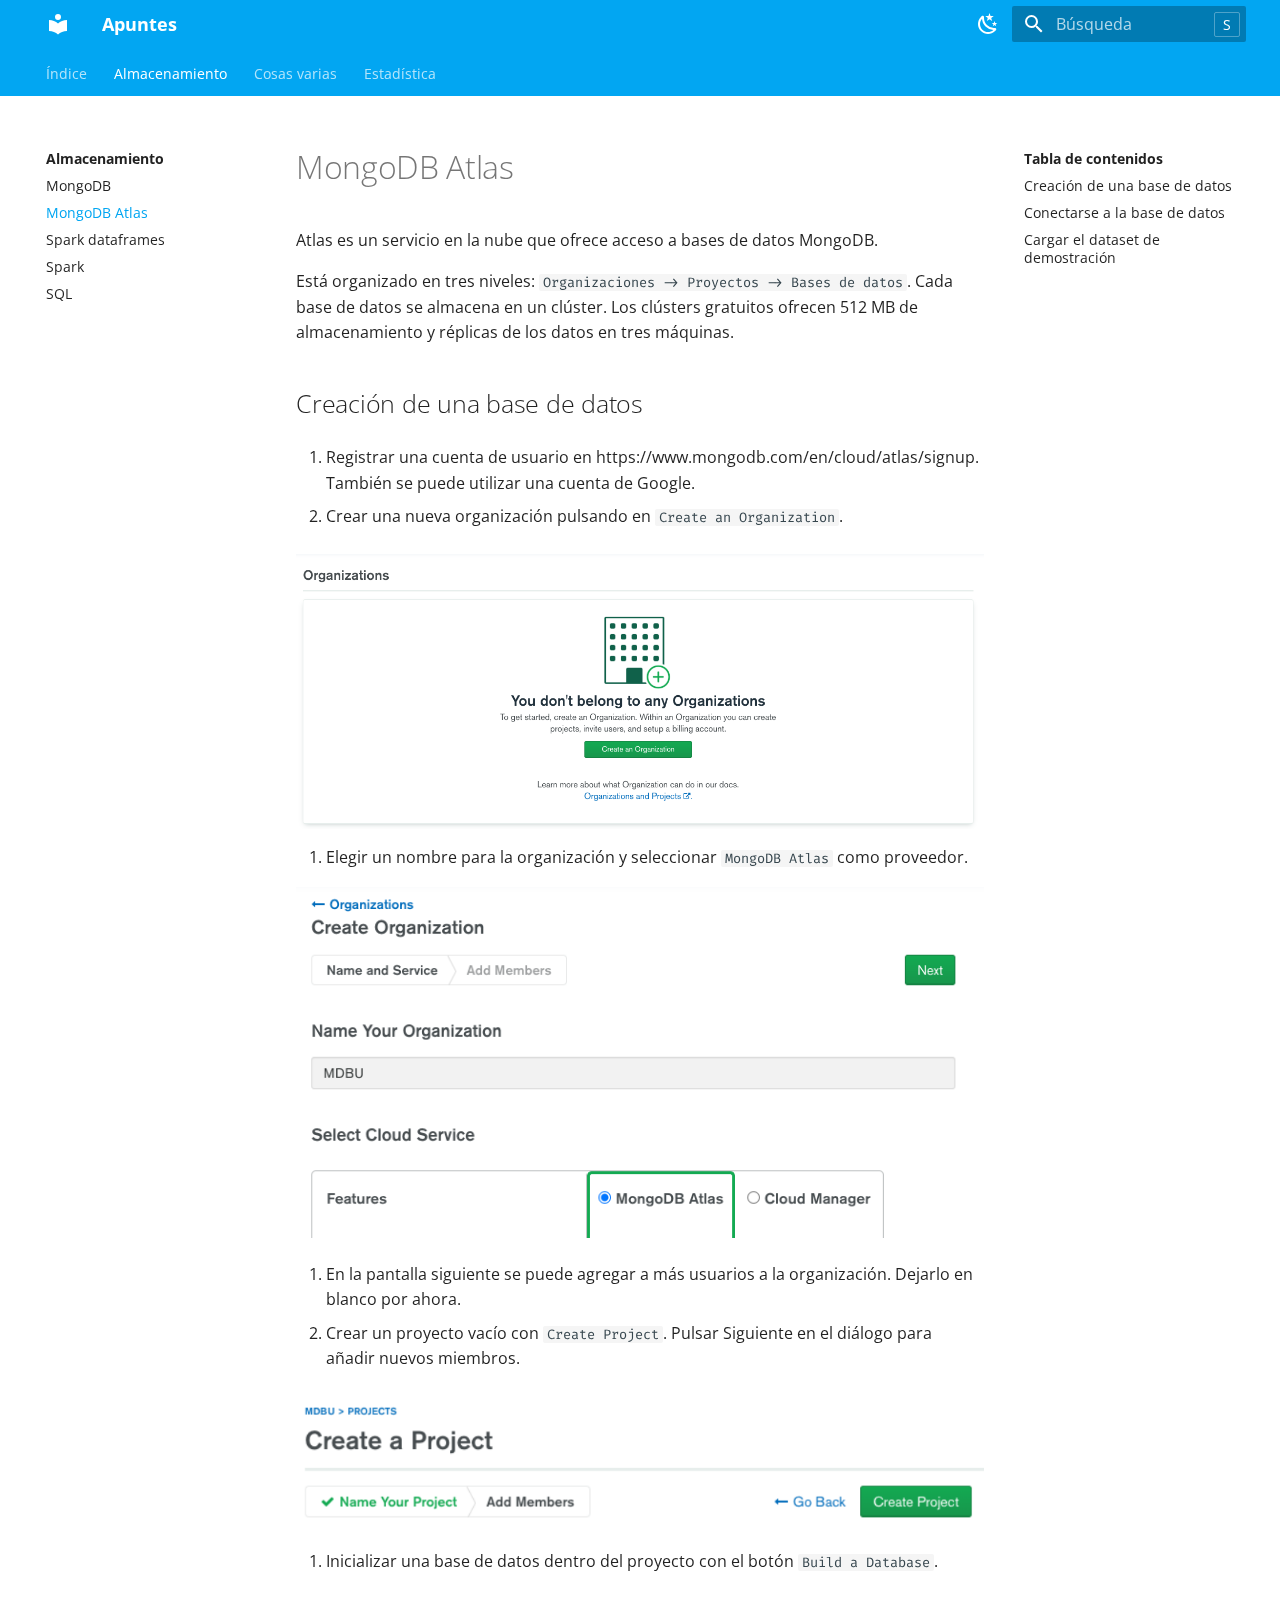
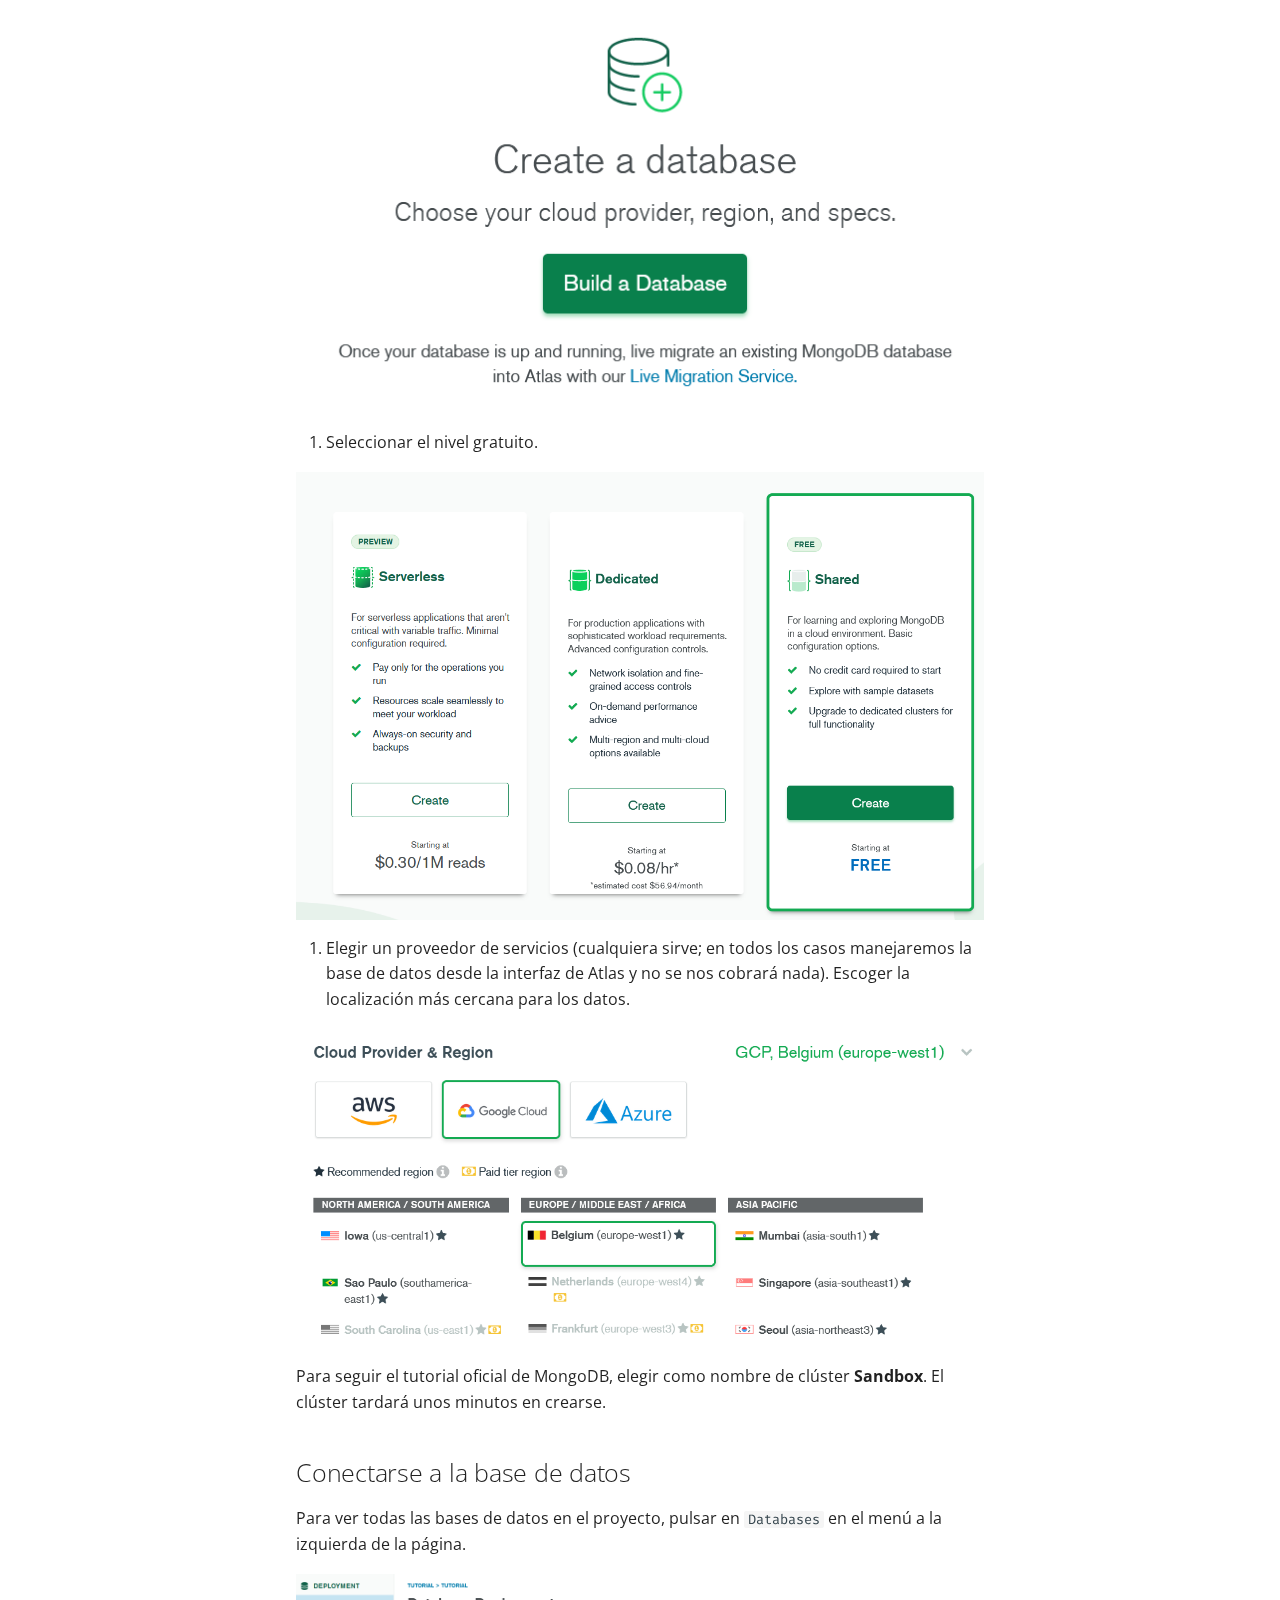
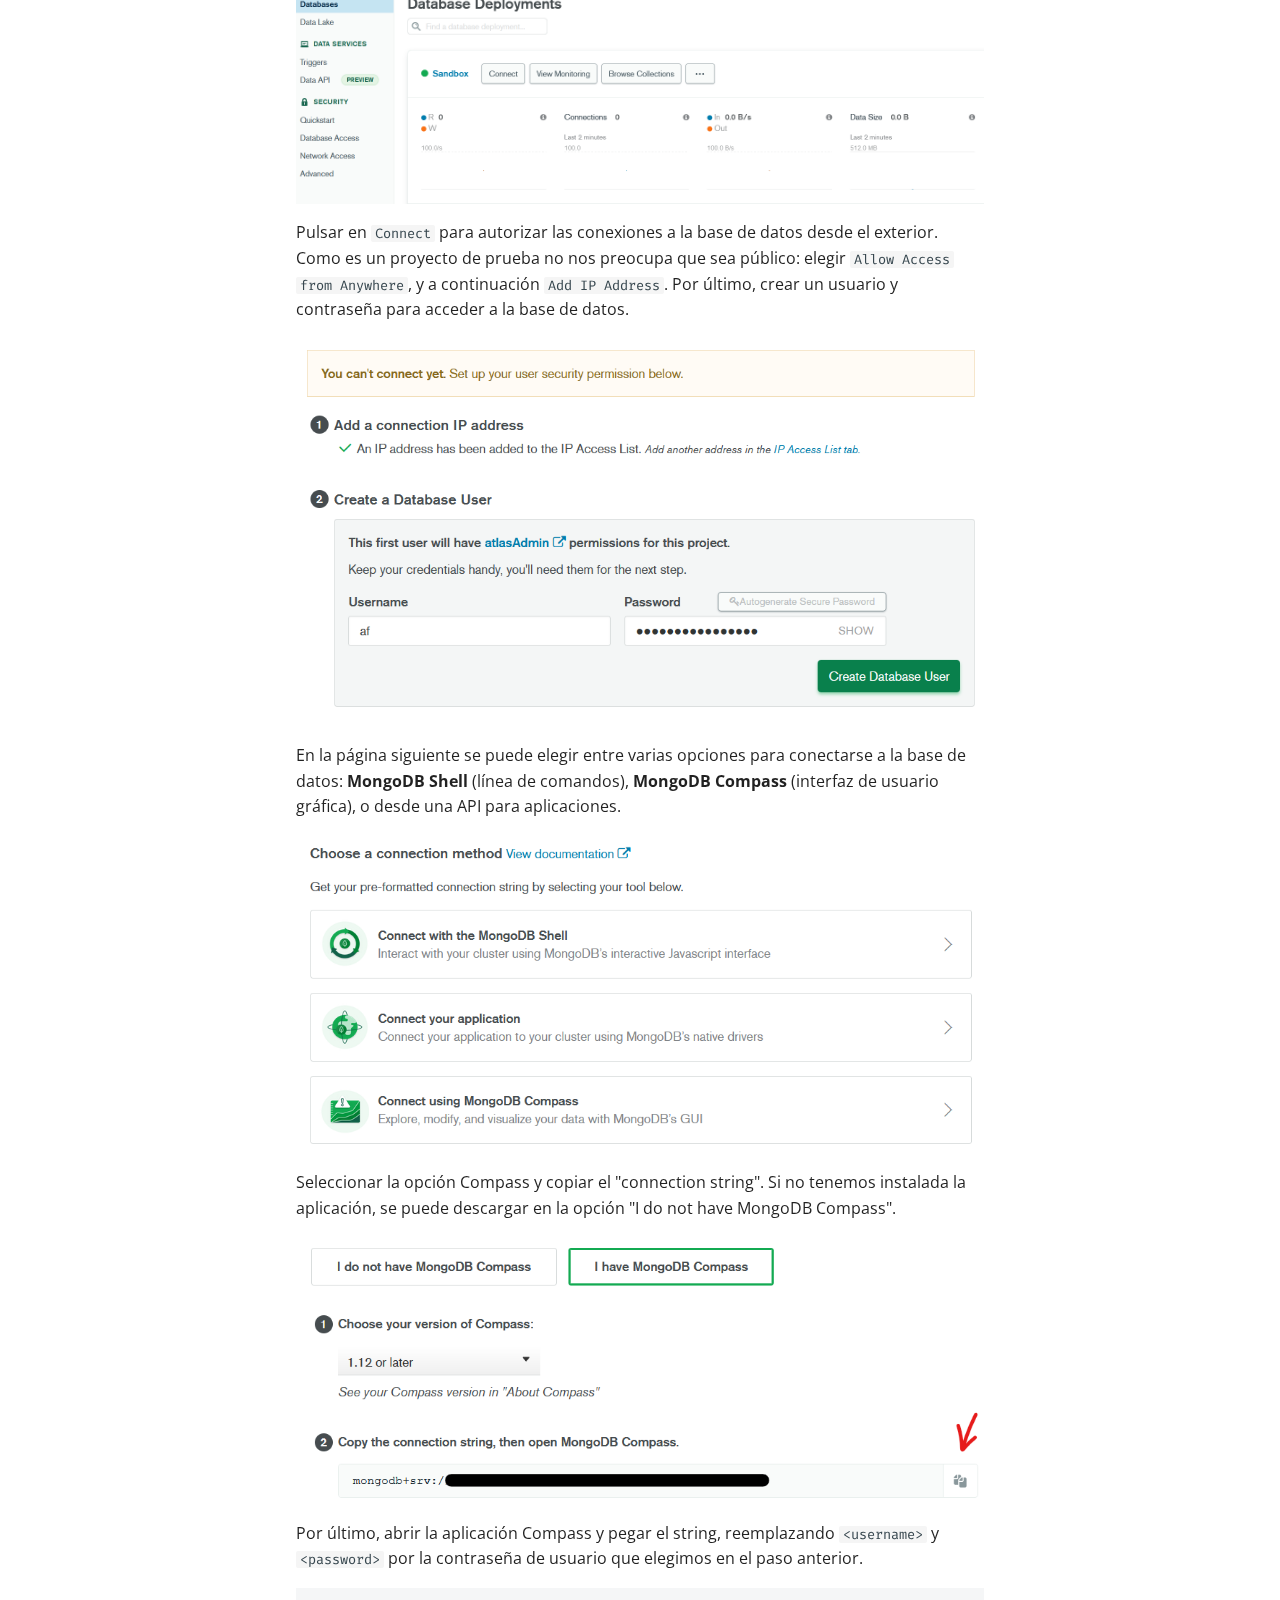
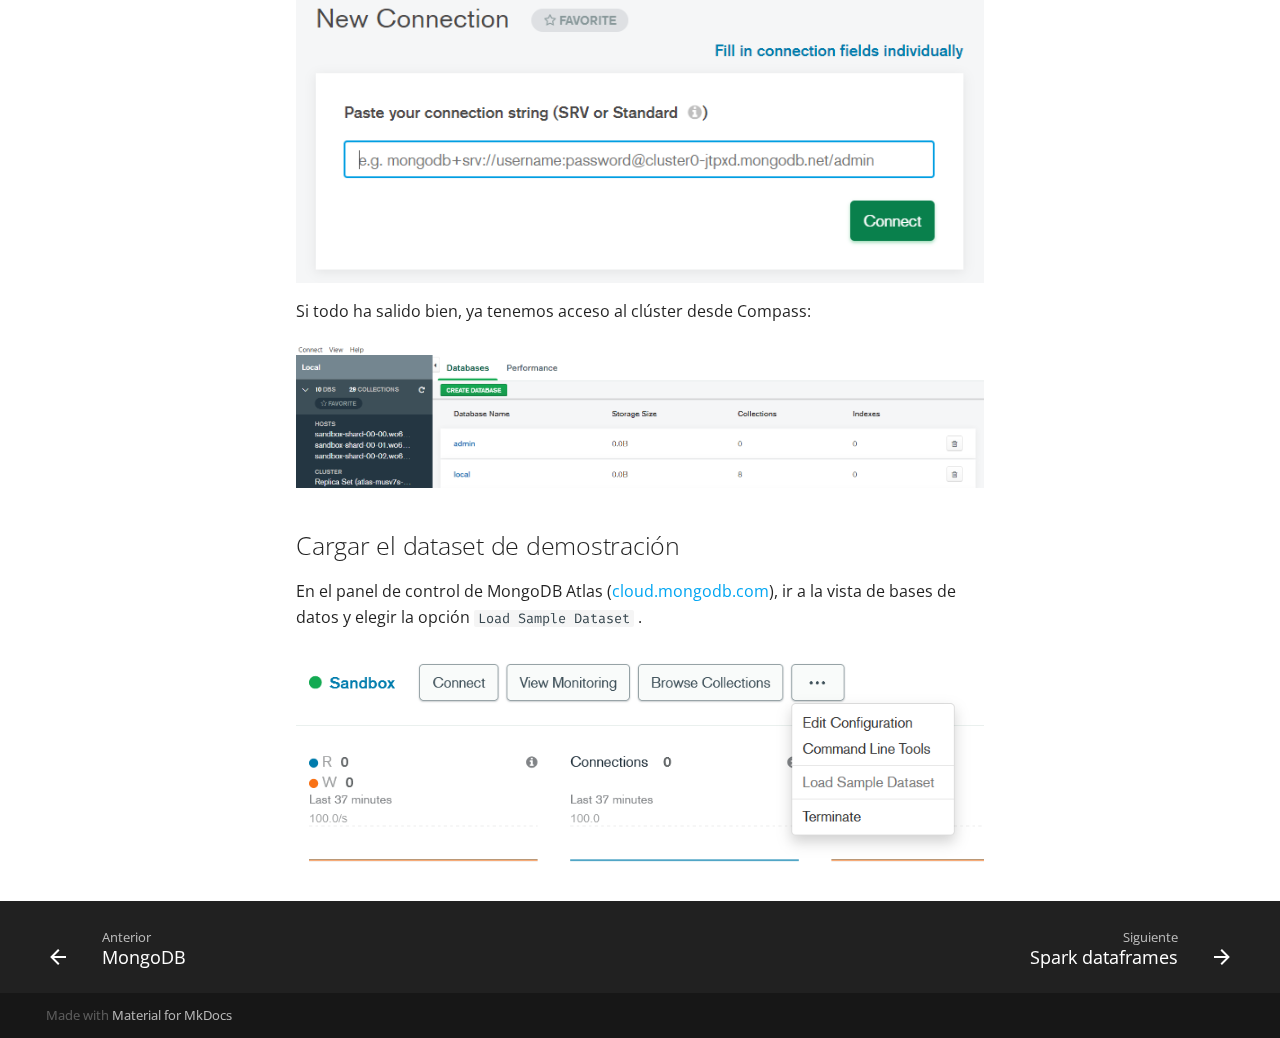
<file: Almacenamiento/mongodbatlas/index.html>
<!doctype html>
<html lang="es" class="no-js">
  <head>
    
      <meta charset="utf-8">
      <meta name="viewport" content="width=device-width,initial-scale=1">
      
      
      
      <link rel="icon" href="../../assets/images/favicon.png">
      <meta name="generator" content="mkdocs-1.2.3, mkdocs-material-8.1.8">
    
    
      
        <title>MongoDB Atlas - Apuntes</title>
      
    
    
      <link rel="stylesheet" href="../../assets/stylesheets/main.6e60f8b8.min.css">
      
        
        <link rel="stylesheet" href="../../assets/stylesheets/palette.e6a45f82.min.css">
        
      
    
    
    
      
        
        <link rel="preconnect" href="https://fonts.gstatic.com" crossorigin>
        <link rel="stylesheet" href="https://fonts.googleapis.com/css?family=Open+Sans:300,400,400i,700%7CFira+Code&display=fallback">
        <style>:root{--md-text-font:"Open Sans";--md-code-font:"Fira Code"}</style>
      
    
    
      <link rel="stylesheet" href="../../stylesheets/extra.css">
    
      <link rel="stylesheet" href="../../css/ansi-colours.css">
    
      <link rel="stylesheet" href="../../css/jupyter-cells.css">
    
      <link rel="stylesheet" href="../../css/pandas-dataframe.css">
    
    <script>__md_scope=new URL("../..",location),__md_get=(e,_=localStorage,t=__md_scope)=>JSON.parse(_.getItem(t.pathname+"."+e)),__md_set=(e,_,t=localStorage,a=__md_scope)=>{try{t.setItem(a.pathname+"."+e,JSON.stringify(_))}catch(e){}}</script>
    
      

    
    
  </head>
  
  
    
    
      
    
    
    
    
    <body dir="ltr" data-md-color-scheme="default" data-md-color-primary="light-blue" data-md-color-accent="cyan">
  
    
    
      <script>var palette=__md_get("__palette");if(palette&&"object"==typeof palette.color)for(var key of Object.keys(palette.color))document.body.setAttribute("data-md-color-"+key,palette.color[key])</script>
    
    <input class="md-toggle" data-md-toggle="drawer" type="checkbox" id="__drawer" autocomplete="off">
    <input class="md-toggle" data-md-toggle="search" type="checkbox" id="__search" autocomplete="off">
    <label class="md-overlay" for="__drawer"></label>
    <div data-md-component="skip">
      
        
        <a href="#mongodb-atlas" class="md-skip">
          Saltar a contenido
        </a>
      
    </div>
    <div data-md-component="announce">
      
    </div>
    
    
      

<header class="md-header" data-md-component="header">
  <nav class="md-header__inner md-grid" aria-label="Cabecera">
    <a href="../.." title="Apuntes" class="md-header__button md-logo" aria-label="Apuntes" data-md-component="logo">
      
  
  <svg xmlns="http://www.w3.org/2000/svg" viewBox="0 0 24 24"><path d="M12 8a3 3 0 0 0 3-3 3 3 0 0 0-3-3 3 3 0 0 0-3 3 3 3 0 0 0 3 3m0 3.54C9.64 9.35 6.5 8 3 8v11c3.5 0 6.64 1.35 9 3.54 2.36-2.19 5.5-3.54 9-3.54V8c-3.5 0-6.64 1.35-9 3.54z"/></svg>

    </a>
    <label class="md-header__button md-icon" for="__drawer">
      <svg xmlns="http://www.w3.org/2000/svg" viewBox="0 0 24 24"><path d="M3 6h18v2H3V6m0 5h18v2H3v-2m0 5h18v2H3v-2z"/></svg>
    </label>
    <div class="md-header__title" data-md-component="header-title">
      <div class="md-header__ellipsis">
        <div class="md-header__topic">
          <span class="md-ellipsis">
            Apuntes
          </span>
        </div>
        <div class="md-header__topic" data-md-component="header-topic">
          <span class="md-ellipsis">
            
              MongoDB Atlas
            
          </span>
        </div>
      </div>
    </div>
    
      <form class="md-header__option" data-md-component="palette">
        
          
          
          <input class="md-option" data-md-color-media="" data-md-color-scheme="default" data-md-color-primary="light-blue" data-md-color-accent="cyan"  aria-label="Cambiar a colores nocturnos"  type="radio" name="__palette" id="__palette_1">
          
            <label class="md-header__button md-icon" title="Cambiar a colores nocturnos" for="__palette_2" hidden>
              <svg xmlns="http://www.w3.org/2000/svg" viewBox="0 0 24 24"><path d="m17.75 4.09-2.53 1.94.91 3.06-2.63-1.81-2.63 1.81.91-3.06-2.53-1.94L12.44 4l1.06-3 1.06 3 3.19.09m3.5 6.91-1.64 1.25.59 1.98-1.7-1.17-1.7 1.17.59-1.98L15.75 11l2.06-.05L18.5 9l.69 1.95 2.06.05m-2.28 4.95c.83-.08 1.72 1.1 1.19 1.85-.32.45-.66.87-1.08 1.27C15.17 23 8.84 23 4.94 19.07c-3.91-3.9-3.91-10.24 0-14.14.4-.4.82-.76 1.27-1.08.75-.53 1.93.36 1.85 1.19-.27 2.86.69 5.83 2.89 8.02a9.96 9.96 0 0 0 8.02 2.89m-1.64 2.02a12.08 12.08 0 0 1-7.8-3.47c-2.17-2.19-3.33-5-3.49-7.82-2.81 3.14-2.7 7.96.31 10.98 3.02 3.01 7.84 3.12 10.98.31z"/></svg>
            </label>
          
        
          
          
          <input class="md-option" data-md-color-media="" data-md-color-scheme="slate" data-md-color-primary="purple" data-md-color-accent="purple"  aria-label="Cambiar a colores diurnos"  type="radio" name="__palette" id="__palette_2">
          
            <label class="md-header__button md-icon" title="Cambiar a colores diurnos" for="__palette_1" hidden>
              <svg xmlns="http://www.w3.org/2000/svg" viewBox="0 0 24 24"><path d="M12 7a5 5 0 0 1 5 5 5 5 0 0 1-5 5 5 5 0 0 1-5-5 5 5 0 0 1 5-5m0 2a3 3 0 0 0-3 3 3 3 0 0 0 3 3 3 3 0 0 0 3-3 3 3 0 0 0-3-3m0-7 2.39 3.42C13.65 5.15 12.84 5 12 5c-.84 0-1.65.15-2.39.42L12 2M3.34 7l4.16-.35A7.2 7.2 0 0 0 5.94 8.5c-.44.74-.69 1.5-.83 2.29L3.34 7m.02 10 1.76-3.77a7.131 7.131 0 0 0 2.38 4.14L3.36 17M20.65 7l-1.77 3.79a7.023 7.023 0 0 0-2.38-4.15l4.15.36m-.01 10-4.14.36c.59-.51 1.12-1.14 1.54-1.86.42-.73.69-1.5.83-2.29L20.64 17M12 22l-2.41-3.44c.74.27 1.55.44 2.41.44.82 0 1.63-.17 2.37-.44L12 22z"/></svg>
            </label>
          
        
      </form>
    
    
    
      <label class="md-header__button md-icon" for="__search">
        <svg xmlns="http://www.w3.org/2000/svg" viewBox="0 0 24 24"><path d="M9.5 3A6.5 6.5 0 0 1 16 9.5c0 1.61-.59 3.09-1.56 4.23l.27.27h.79l5 5-1.5 1.5-5-5v-.79l-.27-.27A6.516 6.516 0 0 1 9.5 16 6.5 6.5 0 0 1 3 9.5 6.5 6.5 0 0 1 9.5 3m0 2C7 5 5 7 5 9.5S7 14 9.5 14 14 12 14 9.5 12 5 9.5 5z"/></svg>
      </label>
      <div class="md-search" data-md-component="search" role="dialog">
  <label class="md-search__overlay" for="__search"></label>
  <div class="md-search__inner" role="search">
    <form class="md-search__form" name="search">
      <input type="text" class="md-search__input" name="query" aria-label="Búsqueda" placeholder="Búsqueda" autocapitalize="off" autocorrect="off" autocomplete="off" spellcheck="false" data-md-component="search-query" required>
      <label class="md-search__icon md-icon" for="__search">
        <svg xmlns="http://www.w3.org/2000/svg" viewBox="0 0 24 24"><path d="M9.5 3A6.5 6.5 0 0 1 16 9.5c0 1.61-.59 3.09-1.56 4.23l.27.27h.79l5 5-1.5 1.5-5-5v-.79l-.27-.27A6.516 6.516 0 0 1 9.5 16 6.5 6.5 0 0 1 3 9.5 6.5 6.5 0 0 1 9.5 3m0 2C7 5 5 7 5 9.5S7 14 9.5 14 14 12 14 9.5 12 5 9.5 5z"/></svg>
        <svg xmlns="http://www.w3.org/2000/svg" viewBox="0 0 24 24"><path d="M20 11v2H8l5.5 5.5-1.42 1.42L4.16 12l7.92-7.92L13.5 5.5 8 11h12z"/></svg>
      </label>
      <nav class="md-search__options" aria-label="Search">
        
        <button type="reset" class="md-search__icon md-icon" aria-label="Limpiar" tabindex="-1">
          <svg xmlns="http://www.w3.org/2000/svg" viewBox="0 0 24 24"><path d="M19 6.41 17.59 5 12 10.59 6.41 5 5 6.41 10.59 12 5 17.59 6.41 19 12 13.41 17.59 19 19 17.59 13.41 12 19 6.41z"/></svg>
        </button>
      </nav>
      
    </form>
    <div class="md-search__output">
      <div class="md-search__scrollwrap" data-md-scrollfix>
        <div class="md-search-result" data-md-component="search-result">
          <div class="md-search-result__meta">
            Inicializando búsqueda
          </div>
          <ol class="md-search-result__list"></ol>
        </div>
      </div>
    </div>
  </div>
</div>
    
    
  </nav>
  
</header>
    
    <div class="md-container" data-md-component="container">
      
      
        
          
            
<nav class="md-tabs" aria-label="Pestañas" data-md-component="tabs">
  <div class="md-tabs__inner md-grid">
    <ul class="md-tabs__list">
      
        
  
  


  <li class="md-tabs__item">
    <a href="../.." class="md-tabs__link">
      Índice
    </a>
  </li>

      
        
  
  
    
  


  
  
  
    <li class="md-tabs__item">
      <a href="../mongodb/" class="md-tabs__link md-tabs__link--active">
        Almacenamiento
      </a>
    </li>
  

      
        
  
  


  
  
  
    <li class="md-tabs__item">
      <a href="../../Cosas%20varias/Linux/" class="md-tabs__link">
        Cosas varias
      </a>
    </li>
  

      
        
  
  


  
  
  
    <li class="md-tabs__item">
      <a href="../../Estad%C3%ADstica/R/" class="md-tabs__link">
        Estadística
      </a>
    </li>
  

      
    </ul>
  </div>
</nav>
          
        
      
      <main class="md-main" data-md-component="main">
        <div class="md-main__inner md-grid">
          
            
              
              <div class="md-sidebar md-sidebar--primary" data-md-component="sidebar" data-md-type="navigation" >
                <div class="md-sidebar__scrollwrap">
                  <div class="md-sidebar__inner">
                    

  


<nav class="md-nav md-nav--primary md-nav--lifted" aria-label="Navegación" data-md-level="0">
  <label class="md-nav__title" for="__drawer">
    <a href="../.." title="Apuntes" class="md-nav__button md-logo" aria-label="Apuntes" data-md-component="logo">
      
  
  <svg xmlns="http://www.w3.org/2000/svg" viewBox="0 0 24 24"><path d="M12 8a3 3 0 0 0 3-3 3 3 0 0 0-3-3 3 3 0 0 0-3 3 3 3 0 0 0 3 3m0 3.54C9.64 9.35 6.5 8 3 8v11c3.5 0 6.64 1.35 9 3.54 2.36-2.19 5.5-3.54 9-3.54V8c-3.5 0-6.64 1.35-9 3.54z"/></svg>

    </a>
    Apuntes
  </label>
  
  <ul class="md-nav__list" data-md-scrollfix>
    
      
      
      

  
  
  
    <li class="md-nav__item">
      <a href="../.." class="md-nav__link">
        Índice
      </a>
    </li>
  

    
      
      
      

  
  
    
  
  
    
    <li class="md-nav__item md-nav__item--active md-nav__item--nested">
      
      
        <input class="md-nav__toggle md-toggle" data-md-toggle="__nav_2" type="checkbox" id="__nav_2" checked>
      
      
      
      
        <label class="md-nav__link" for="__nav_2">
          Almacenamiento
          <span class="md-nav__icon md-icon"></span>
        </label>
      
      <nav class="md-nav" aria-label="Almacenamiento" data-md-level="1">
        <label class="md-nav__title" for="__nav_2">
          <span class="md-nav__icon md-icon"></span>
          Almacenamiento
        </label>
        <ul class="md-nav__list" data-md-scrollfix>
          
            
              
  
  
  
    <li class="md-nav__item">
      <a href="../mongodb/" class="md-nav__link">
        MongoDB
      </a>
    </li>
  

            
          
            
              
  
  
    
  
  
    <li class="md-nav__item md-nav__item--active">
      
      <input class="md-nav__toggle md-toggle" data-md-toggle="toc" type="checkbox" id="__toc">
      
      
        
      
      
        <label class="md-nav__link md-nav__link--active" for="__toc">
          MongoDB Atlas
          <span class="md-nav__icon md-icon"></span>
        </label>
      
      <a href="./" class="md-nav__link md-nav__link--active">
        MongoDB Atlas
      </a>
      
        

<nav class="md-nav md-nav--secondary" aria-label="Tabla de contenidos">
  
  
  
    
  
  
    <label class="md-nav__title" for="__toc">
      <span class="md-nav__icon md-icon"></span>
      Tabla de contenidos
    </label>
    <ul class="md-nav__list" data-md-component="toc" data-md-scrollfix>
      
        <li class="md-nav__item">
  <a href="#creacion-de-una-base-de-datos" class="md-nav__link">
    Creación de una base de datos
  </a>
  
</li>
      
        <li class="md-nav__item">
  <a href="#conectarse-a-la-base-de-datos" class="md-nav__link">
    Conectarse a la base de datos
  </a>
  
</li>
      
        <li class="md-nav__item">
  <a href="#cargar-el-dataset-de-demostracion" class="md-nav__link">
    Cargar el dataset de demostración
  </a>
  
</li>
      
    </ul>
  
</nav>
      
    </li>
  

            
          
            
              
  
  
  
    <li class="md-nav__item">
      <a href="../spark-dataframes/" class="md-nav__link">
        Spark dataframes
      </a>
    </li>
  

            
          
            
              
  
  
  
    <li class="md-nav__item">
      <a href="../spark/" class="md-nav__link">
        Spark
      </a>
    </li>
  

            
          
            
              
  
  
  
    <li class="md-nav__item">
      <a href="../sql/" class="md-nav__link">
        SQL
      </a>
    </li>
  

            
          
        </ul>
      </nav>
    </li>
  

    
      
      
      

  
  
  
    
    <li class="md-nav__item md-nav__item--nested">
      
      
        <input class="md-nav__toggle md-toggle" data-md-toggle="__nav_3" type="checkbox" id="__nav_3" >
      
      
      
      
        <label class="md-nav__link" for="__nav_3">
          Cosas varias
          <span class="md-nav__icon md-icon"></span>
        </label>
      
      <nav class="md-nav" aria-label="Cosas varias" data-md-level="1">
        <label class="md-nav__title" for="__nav_3">
          <span class="md-nav__icon md-icon"></span>
          Cosas varias
        </label>
        <ul class="md-nav__list" data-md-scrollfix>
          
            
              
  
  
  
    <li class="md-nav__item">
      <a href="../../Cosas%20varias/Linux/" class="md-nav__link">
        Línea de comandos de Linux
      </a>
    </li>
  

            
          
            
              
  
  
  
    <li class="md-nav__item">
      <a href="../../Cosas%20varias/git/" class="md-nav__link">
        Git y GitHub
      </a>
    </li>
  

            
          
        </ul>
      </nav>
    </li>
  

    
      
      
      

  
  
  
    
    <li class="md-nav__item md-nav__item--nested">
      
      
        <input class="md-nav__toggle md-toggle" data-md-toggle="__nav_4" type="checkbox" id="__nav_4" >
      
      
      
      
        <label class="md-nav__link" for="__nav_4">
          Estadística
          <span class="md-nav__icon md-icon"></span>
        </label>
      
      <nav class="md-nav" aria-label="Estadística" data-md-level="1">
        <label class="md-nav__title" for="__nav_4">
          <span class="md-nav__icon md-icon"></span>
          Estadística
        </label>
        <ul class="md-nav__list" data-md-scrollfix>
          
            
              
  
  
  
    <li class="md-nav__item">
      <a href="../../Estad%C3%ADstica/R/" class="md-nav__link">
        R
      </a>
    </li>
  

            
          
        </ul>
      </nav>
    </li>
  

    
  </ul>
</nav>
                  </div>
                </div>
              </div>
            
            
              
              <div class="md-sidebar md-sidebar--secondary" data-md-component="sidebar" data-md-type="toc" >
                <div class="md-sidebar__scrollwrap">
                  <div class="md-sidebar__inner">
                    

<nav class="md-nav md-nav--secondary" aria-label="Tabla de contenidos">
  
  
  
    
  
  
    <label class="md-nav__title" for="__toc">
      <span class="md-nav__icon md-icon"></span>
      Tabla de contenidos
    </label>
    <ul class="md-nav__list" data-md-component="toc" data-md-scrollfix>
      
        <li class="md-nav__item">
  <a href="#creacion-de-una-base-de-datos" class="md-nav__link">
    Creación de una base de datos
  </a>
  
</li>
      
        <li class="md-nav__item">
  <a href="#conectarse-a-la-base-de-datos" class="md-nav__link">
    Conectarse a la base de datos
  </a>
  
</li>
      
        <li class="md-nav__item">
  <a href="#cargar-el-dataset-de-demostracion" class="md-nav__link">
    Cargar el dataset de demostración
  </a>
  
</li>
      
    </ul>
  
</nav>
                  </div>
                </div>
              </div>
            
          
          <div class="md-content" data-md-component="content">
            <article class="md-content__inner md-typeset">
              
                

<h1 id="mongodb-atlas">MongoDB Atlas</h1>
<p>Atlas es un servicio en la nube que ofrece acceso a bases de datos MongoDB. </p>
<p>Está organizado en tres niveles: <code>Organizaciones -&gt; Proyectos -&gt; Bases de datos</code>. Cada base de datos se almacena en un clúster. Los clústers gratuitos ofrecen 512 MB de almacenamiento y réplicas de los datos en tres máquinas.</p>
<h2 id="creacion-de-una-base-de-datos">Creación de una base de datos</h2>
<ol>
<li>
<p>Registrar una cuenta de usuario en https://www.mongodb.com/en/cloud/atlas/signup. También se puede utilizar una cuenta de Google.</p>
</li>
<li>
<p>Crear una nueva organización pulsando en <code>Create an Organization</code>.</p>
</li>
</ol>
<p><img alt="" src="../images/mongodbatlas/create_org.png" /></p>
<ol>
<li>Elegir un nombre para la organización y seleccionar <code>MongoDB Atlas</code> como proveedor.</li>
</ol>
<p><img alt="" src="../images/mongodbatlas/org_name.png" /></p>
<ol>
<li>
<p>En la pantalla siguiente se puede agregar a más usuarios a la organización. Dejarlo en blanco por ahora.</p>
</li>
<li>
<p>Crear un proyecto vacío con <code>Create Project</code>. Pulsar Siguiente en el diálogo para añadir nuevos miembros.</p>
</li>
</ol>
<p><img alt="" src="../images/mongodbatlas/image-20211122195746267.png" /></p>
<ol>
<li>Inicializar una base de datos dentro del proyecto con el botón <code>Build a Database</code>.</li>
</ol>
<p><img alt="" src="../images/mongodbatlas/image-20211122200033109.png" /></p>
<ol>
<li>Seleccionar el nivel gratuito.</li>
</ol>
<p><img alt="" src="../images/mongodbatlas/image-20211122200106056.png" /></p>
<ol>
<li>Elegir un proveedor de servicios (cualquiera sirve; en todos los casos manejaremos la base de datos desde la interfaz de Atlas y no se nos cobrará nada). Escoger la localización más cercana para los datos.</li>
</ol>
<p><img alt="" src="../images/mongodbatlas/image-20211122200416165.png" /></p>
<p>Para seguir el tutorial oficial de MongoDB, elegir como nombre de clúster <strong>Sandbox</strong>. El clúster tardará unos minutos en crearse.</p>
<h2 id="conectarse-a-la-base-de-datos">Conectarse a la base de datos</h2>
<p>Para ver todas las bases de datos en el proyecto, pulsar en <code>Databases</code> en el menú a la izquierda de la página.</p>
<p><img alt="" src="../images/mongodbatlas/image-20211122201354238.png" /></p>
<p>Pulsar en <code>Connect</code> para autorizar las conexiones a la base de datos desde el exterior. Como es un proyecto de prueba no nos preocupa que sea público: elegir <code>Allow Access from Anywhere</code>, y a continuación <code>Add IP Address</code>. Por último, crear un usuario y contraseña para acceder a la base de datos.</p>
<p><img alt="" src="../images/mongodbatlas/image-20211122204326697.png" /></p>
<p>En la página siguiente se puede elegir entre varias opciones para conectarse a la base de datos: <strong>MongoDB Shell</strong> (línea de comandos), <strong>MongoDB Compass</strong> (interfaz de usuario gráfica), o desde una API para aplicaciones.</p>
<p><img alt="" src="../images/mongodbatlas/image-20211122211249791.png" /></p>
<p>Seleccionar la opción Compass y copiar el "connection string". Si no tenemos instalada la aplicación, se puede descargar en la opción "I do not have MongoDB Compass".</p>
<p><img alt="" src="../images/mongodbatlas/image-20211122222434185.png" /></p>
<p>Por último, abrir la aplicación Compass y pegar el string, reemplazando <code>&lt;username&gt;</code> y <code>&lt;password&gt;</code> por la contraseña de usuario que elegimos en el paso anterior.</p>
<p><img alt="" src="../images/mongodbatlas/image-20211122222612720.png" /></p>
<p>Si todo ha salido bien, ya tenemos acceso al clúster desde Compass:</p>
<p><img alt="" src="../images/mongodbatlas/image-20211122223214762.png" /></p>
<h2 id="cargar-el-dataset-de-demostracion">Cargar el dataset de demostración</h2>
<p>En el panel de control de MongoDB Atlas (<a href="https://cloud.mongodb.com">cloud.mongodb.com</a>), ir a la vista de bases de datos y elegir la opción <code>Load Sample Dataset</code> . </p>
<p><img alt="" src="../images/mongodbatlas/image-20211122204818420.png" /></p>

              
            </article>
          </div>
        </div>
        
      </main>
      
        <footer class="md-footer">
  
    <nav class="md-footer__inner md-grid" aria-label="Pie">
      
        
        <a href="../mongodb/" class="md-footer__link md-footer__link--prev" aria-label="Anterior: MongoDB" rel="prev">
          <div class="md-footer__button md-icon">
            <svg xmlns="http://www.w3.org/2000/svg" viewBox="0 0 24 24"><path d="M20 11v2H8l5.5 5.5-1.42 1.42L4.16 12l7.92-7.92L13.5 5.5 8 11h12z"/></svg>
          </div>
          <div class="md-footer__title">
            <div class="md-ellipsis">
              <span class="md-footer__direction">
                Anterior
              </span>
              MongoDB
            </div>
          </div>
        </a>
      
      
        
        <a href="../spark-dataframes/" class="md-footer__link md-footer__link--next" aria-label="Siguiente: Spark dataframes" rel="next">
          <div class="md-footer__title">
            <div class="md-ellipsis">
              <span class="md-footer__direction">
                Siguiente
              </span>
              Spark dataframes
            </div>
          </div>
          <div class="md-footer__button md-icon">
            <svg xmlns="http://www.w3.org/2000/svg" viewBox="0 0 24 24"><path d="M4 11v2h12l-5.5 5.5 1.42 1.42L19.84 12l-7.92-7.92L10.5 5.5 16 11H4z"/></svg>
          </div>
        </a>
      
    </nav>
  
  <div class="md-footer-meta md-typeset">
    <div class="md-footer-meta__inner md-grid">
      <div class="md-copyright">
  
  
    Made with
    <a href="https://squidfunk.github.io/mkdocs-material/" target="_blank" rel="noopener">
      Material for MkDocs
    </a>
  
</div>
      
    </div>
  </div>
</footer>
      
    </div>
    <div class="md-dialog" data-md-component="dialog">
      <div class="md-dialog__inner md-typeset"></div>
    </div>
    <script id="__config" type="application/json">{"base": "../..", "features": ["navigation.sections", "navigation.tabs", "navigation.instant"], "translations": {"clipboard.copy": "Copiar al portapapeles", "clipboard.copied": "Copiado al portapapeles", "search.config.lang": "es", "search.config.pipeline": "trimmer, stopWordFilter", "search.config.separator": "[\\s\\-]+", "search.placeholder": "B\u00fasqueda", "search.result.placeholder": "Teclee para comenzar b\u00fasqueda", "search.result.none": "No se encontraron documentos", "search.result.one": "1 documento encontrado", "search.result.other": "# documentos encontrados", "search.result.more.one": "1 m\u00e1s en esta p\u00e1gina", "search.result.more.other": "# m\u00e1s en esta p\u00e1gina", "search.result.term.missing": "Falta", "select.version.title": "Seleccionar versi\u00f3n"}, "search": "../../assets/javascripts/workers/search.22074ed6.min.js"}</script>
    
    
      <script src="../../assets/javascripts/bundle.960e086b.min.js"></script>
      
    
  </body>
</html>
</file>
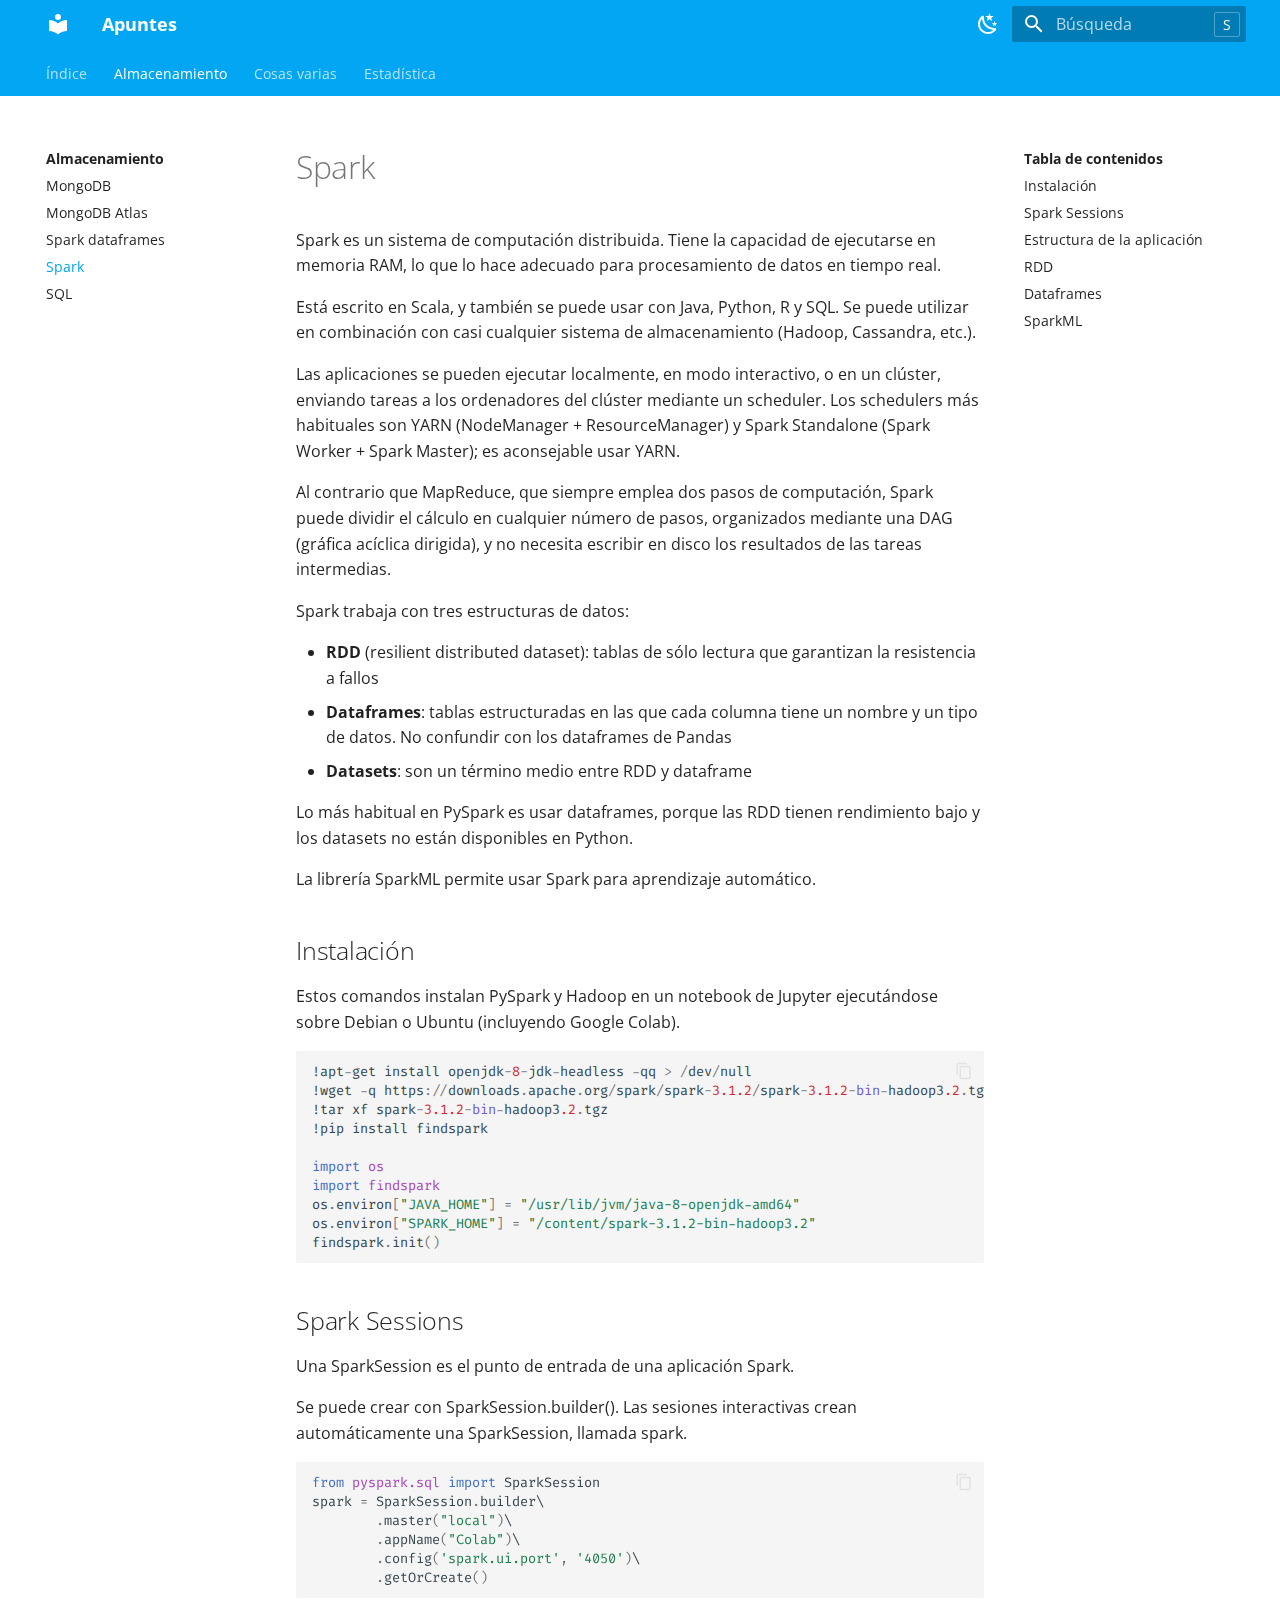
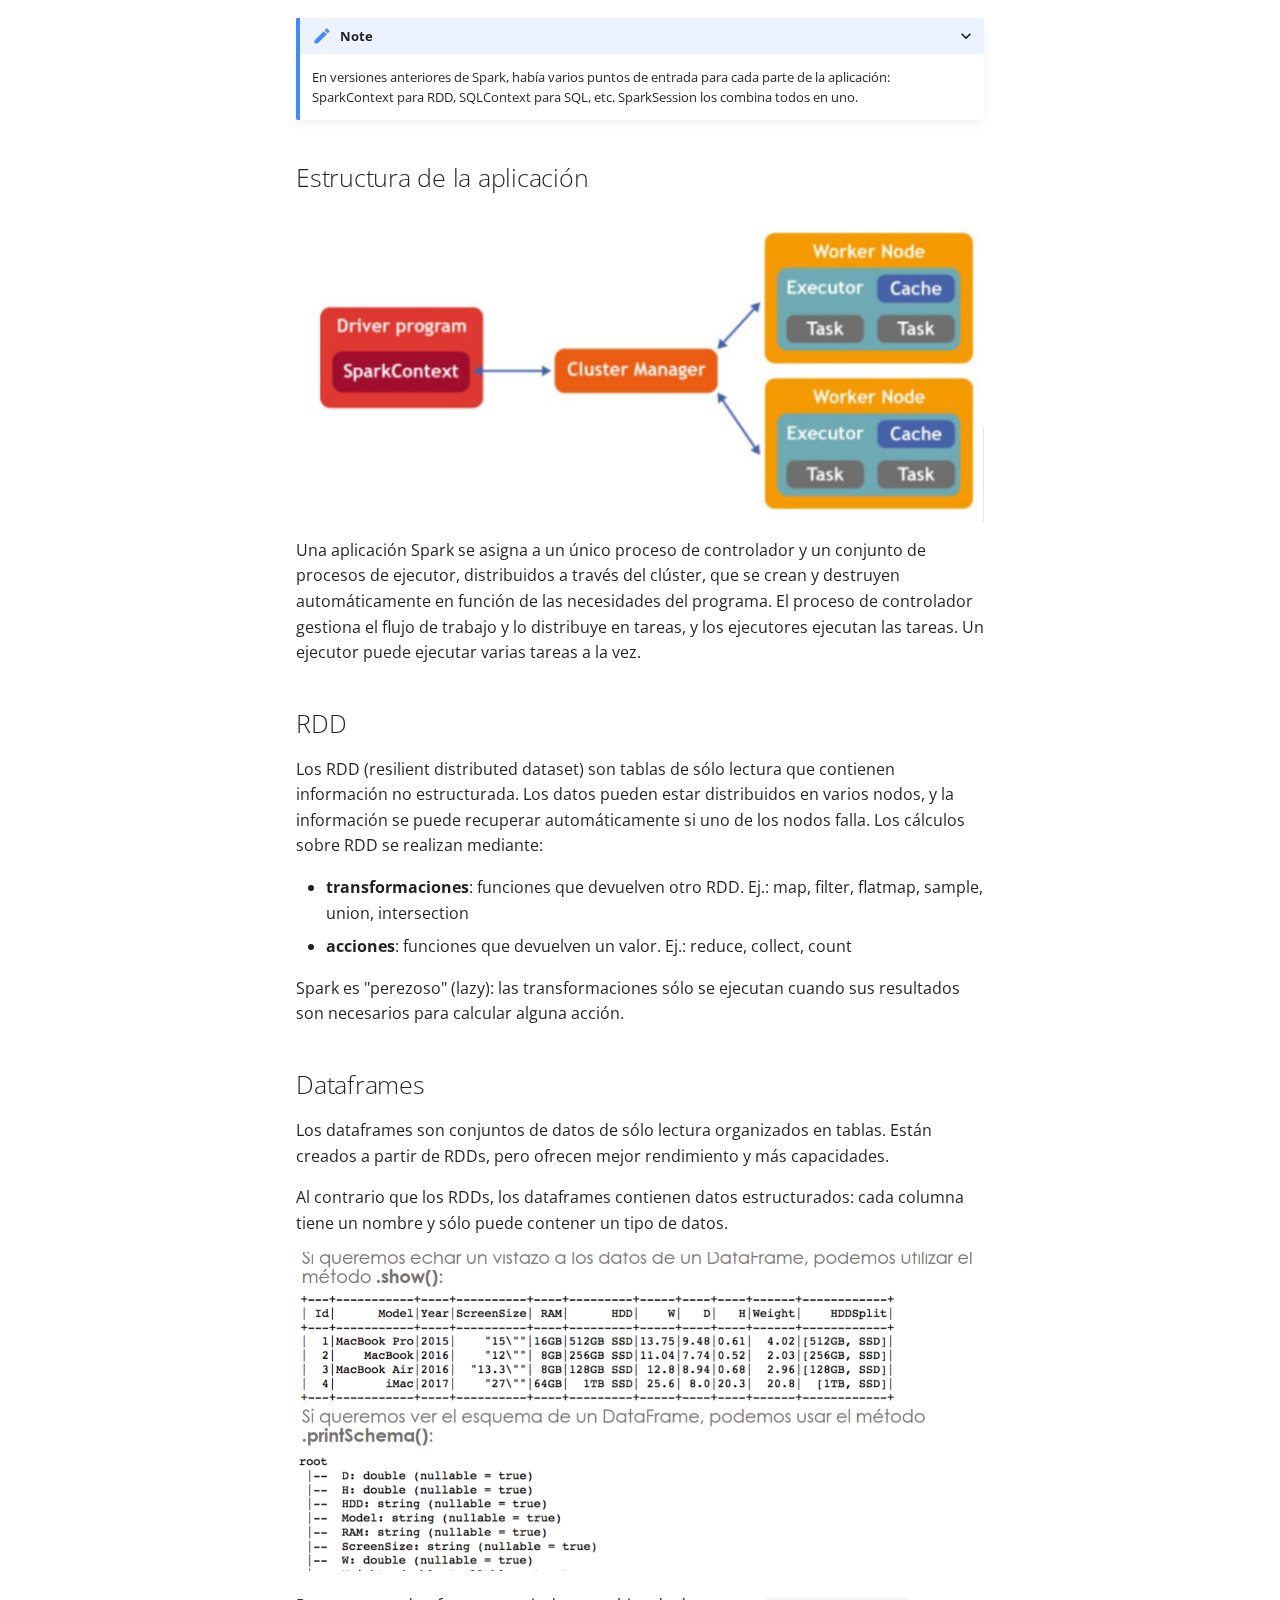
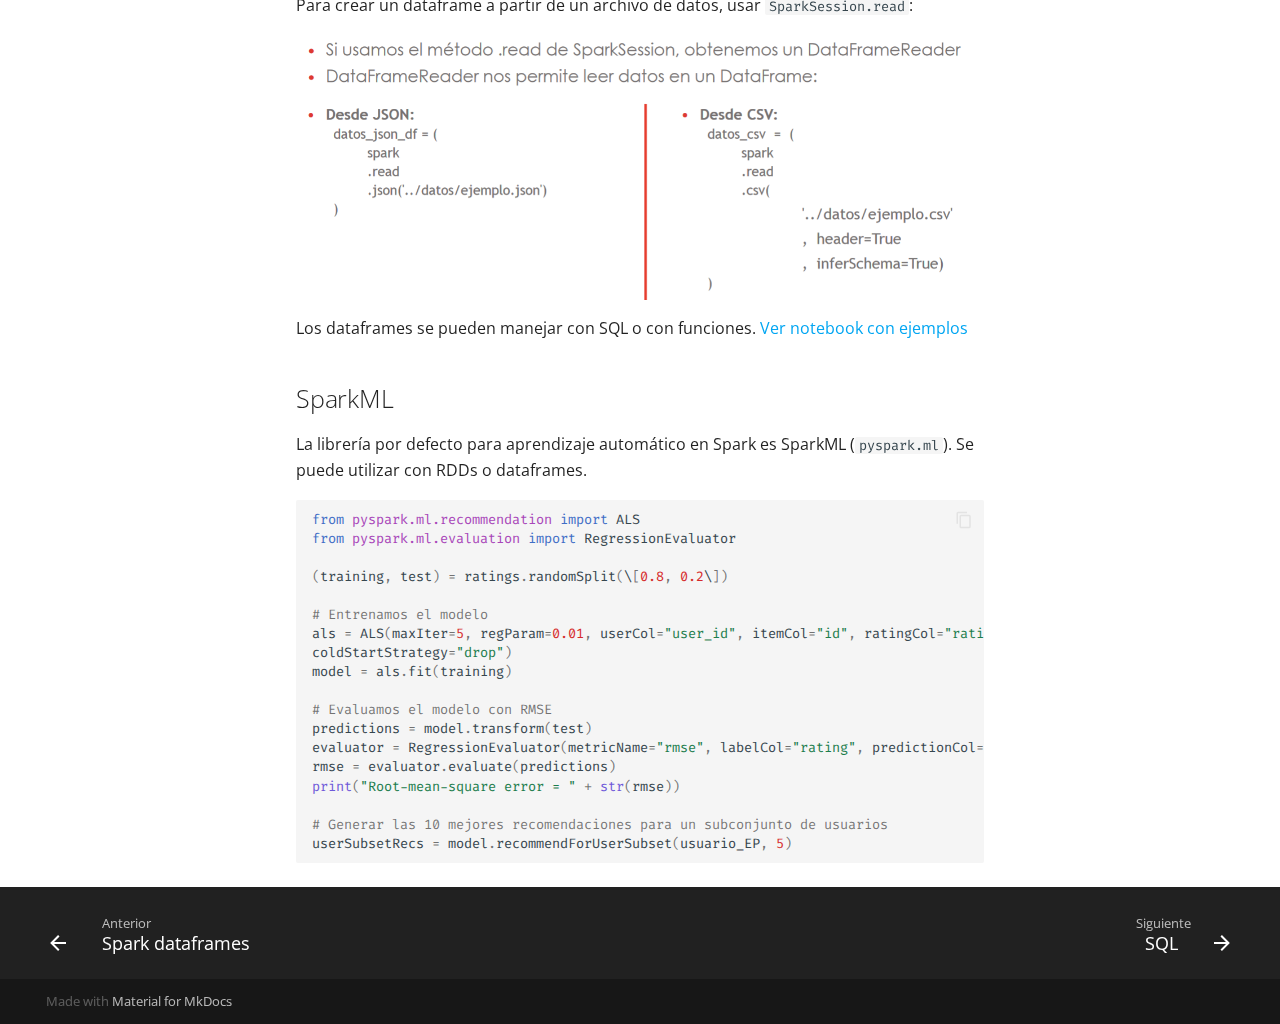
<file: Almacenamiento/spark/index.html>
<!doctype html>
<html lang="es" class="no-js">
  <head>
    
      <meta charset="utf-8">
      <meta name="viewport" content="width=device-width,initial-scale=1">
      
      
      
      <link rel="icon" href="../../assets/images/favicon.png">
      <meta name="generator" content="mkdocs-1.2.3, mkdocs-material-8.1.8">
    
    
      
        <title>Spark - Apuntes</title>
      
    
    
      <link rel="stylesheet" href="../../assets/stylesheets/main.6e60f8b8.min.css">
      
        
        <link rel="stylesheet" href="../../assets/stylesheets/palette.e6a45f82.min.css">
        
      
    
    
    
      
        
        <link rel="preconnect" href="https://fonts.gstatic.com" crossorigin>
        <link rel="stylesheet" href="https://fonts.googleapis.com/css?family=Open+Sans:300,400,400i,700%7CFira+Code&display=fallback">
        <style>:root{--md-text-font:"Open Sans";--md-code-font:"Fira Code"}</style>
      
    
    
      <link rel="stylesheet" href="../../stylesheets/extra.css">
    
      <link rel="stylesheet" href="../../css/ansi-colours.css">
    
      <link rel="stylesheet" href="../../css/jupyter-cells.css">
    
      <link rel="stylesheet" href="../../css/pandas-dataframe.css">
    
    <script>__md_scope=new URL("../..",location),__md_get=(e,_=localStorage,t=__md_scope)=>JSON.parse(_.getItem(t.pathname+"."+e)),__md_set=(e,_,t=localStorage,a=__md_scope)=>{try{t.setItem(a.pathname+"."+e,JSON.stringify(_))}catch(e){}}</script>
    
      

    
    
  </head>
  
  
    
    
      
    
    
    
    
    <body dir="ltr" data-md-color-scheme="default" data-md-color-primary="light-blue" data-md-color-accent="cyan">
  
    
    
      <script>var palette=__md_get("__palette");if(palette&&"object"==typeof palette.color)for(var key of Object.keys(palette.color))document.body.setAttribute("data-md-color-"+key,palette.color[key])</script>
    
    <input class="md-toggle" data-md-toggle="drawer" type="checkbox" id="__drawer" autocomplete="off">
    <input class="md-toggle" data-md-toggle="search" type="checkbox" id="__search" autocomplete="off">
    <label class="md-overlay" for="__drawer"></label>
    <div data-md-component="skip">
      
        
        <a href="#spark" class="md-skip">
          Saltar a contenido
        </a>
      
    </div>
    <div data-md-component="announce">
      
    </div>
    
    
      

<header class="md-header" data-md-component="header">
  <nav class="md-header__inner md-grid" aria-label="Cabecera">
    <a href="../.." title="Apuntes" class="md-header__button md-logo" aria-label="Apuntes" data-md-component="logo">
      
  
  <svg xmlns="http://www.w3.org/2000/svg" viewBox="0 0 24 24"><path d="M12 8a3 3 0 0 0 3-3 3 3 0 0 0-3-3 3 3 0 0 0-3 3 3 3 0 0 0 3 3m0 3.54C9.64 9.35 6.5 8 3 8v11c3.5 0 6.64 1.35 9 3.54 2.36-2.19 5.5-3.54 9-3.54V8c-3.5 0-6.64 1.35-9 3.54z"/></svg>

    </a>
    <label class="md-header__button md-icon" for="__drawer">
      <svg xmlns="http://www.w3.org/2000/svg" viewBox="0 0 24 24"><path d="M3 6h18v2H3V6m0 5h18v2H3v-2m0 5h18v2H3v-2z"/></svg>
    </label>
    <div class="md-header__title" data-md-component="header-title">
      <div class="md-header__ellipsis">
        <div class="md-header__topic">
          <span class="md-ellipsis">
            Apuntes
          </span>
        </div>
        <div class="md-header__topic" data-md-component="header-topic">
          <span class="md-ellipsis">
            
              Spark
            
          </span>
        </div>
      </div>
    </div>
    
      <form class="md-header__option" data-md-component="palette">
        
          
          
          <input class="md-option" data-md-color-media="" data-md-color-scheme="default" data-md-color-primary="light-blue" data-md-color-accent="cyan"  aria-label="Cambiar a colores nocturnos"  type="radio" name="__palette" id="__palette_1">
          
            <label class="md-header__button md-icon" title="Cambiar a colores nocturnos" for="__palette_2" hidden>
              <svg xmlns="http://www.w3.org/2000/svg" viewBox="0 0 24 24"><path d="m17.75 4.09-2.53 1.94.91 3.06-2.63-1.81-2.63 1.81.91-3.06-2.53-1.94L12.44 4l1.06-3 1.06 3 3.19.09m3.5 6.91-1.64 1.25.59 1.98-1.7-1.17-1.7 1.17.59-1.98L15.75 11l2.06-.05L18.5 9l.69 1.95 2.06.05m-2.28 4.95c.83-.08 1.72 1.1 1.19 1.85-.32.45-.66.87-1.08 1.27C15.17 23 8.84 23 4.94 19.07c-3.91-3.9-3.91-10.24 0-14.14.4-.4.82-.76 1.27-1.08.75-.53 1.93.36 1.85 1.19-.27 2.86.69 5.83 2.89 8.02a9.96 9.96 0 0 0 8.02 2.89m-1.64 2.02a12.08 12.08 0 0 1-7.8-3.47c-2.17-2.19-3.33-5-3.49-7.82-2.81 3.14-2.7 7.96.31 10.98 3.02 3.01 7.84 3.12 10.98.31z"/></svg>
            </label>
          
        
          
          
          <input class="md-option" data-md-color-media="" data-md-color-scheme="slate" data-md-color-primary="purple" data-md-color-accent="purple"  aria-label="Cambiar a colores diurnos"  type="radio" name="__palette" id="__palette_2">
          
            <label class="md-header__button md-icon" title="Cambiar a colores diurnos" for="__palette_1" hidden>
              <svg xmlns="http://www.w3.org/2000/svg" viewBox="0 0 24 24"><path d="M12 7a5 5 0 0 1 5 5 5 5 0 0 1-5 5 5 5 0 0 1-5-5 5 5 0 0 1 5-5m0 2a3 3 0 0 0-3 3 3 3 0 0 0 3 3 3 3 0 0 0 3-3 3 3 0 0 0-3-3m0-7 2.39 3.42C13.65 5.15 12.84 5 12 5c-.84 0-1.65.15-2.39.42L12 2M3.34 7l4.16-.35A7.2 7.2 0 0 0 5.94 8.5c-.44.74-.69 1.5-.83 2.29L3.34 7m.02 10 1.76-3.77a7.131 7.131 0 0 0 2.38 4.14L3.36 17M20.65 7l-1.77 3.79a7.023 7.023 0 0 0-2.38-4.15l4.15.36m-.01 10-4.14.36c.59-.51 1.12-1.14 1.54-1.86.42-.73.69-1.5.83-2.29L20.64 17M12 22l-2.41-3.44c.74.27 1.55.44 2.41.44.82 0 1.63-.17 2.37-.44L12 22z"/></svg>
            </label>
          
        
      </form>
    
    
    
      <label class="md-header__button md-icon" for="__search">
        <svg xmlns="http://www.w3.org/2000/svg" viewBox="0 0 24 24"><path d="M9.5 3A6.5 6.5 0 0 1 16 9.5c0 1.61-.59 3.09-1.56 4.23l.27.27h.79l5 5-1.5 1.5-5-5v-.79l-.27-.27A6.516 6.516 0 0 1 9.5 16 6.5 6.5 0 0 1 3 9.5 6.5 6.5 0 0 1 9.5 3m0 2C7 5 5 7 5 9.5S7 14 9.5 14 14 12 14 9.5 12 5 9.5 5z"/></svg>
      </label>
      <div class="md-search" data-md-component="search" role="dialog">
  <label class="md-search__overlay" for="__search"></label>
  <div class="md-search__inner" role="search">
    <form class="md-search__form" name="search">
      <input type="text" class="md-search__input" name="query" aria-label="Búsqueda" placeholder="Búsqueda" autocapitalize="off" autocorrect="off" autocomplete="off" spellcheck="false" data-md-component="search-query" required>
      <label class="md-search__icon md-icon" for="__search">
        <svg xmlns="http://www.w3.org/2000/svg" viewBox="0 0 24 24"><path d="M9.5 3A6.5 6.5 0 0 1 16 9.5c0 1.61-.59 3.09-1.56 4.23l.27.27h.79l5 5-1.5 1.5-5-5v-.79l-.27-.27A6.516 6.516 0 0 1 9.5 16 6.5 6.5 0 0 1 3 9.5 6.5 6.5 0 0 1 9.5 3m0 2C7 5 5 7 5 9.5S7 14 9.5 14 14 12 14 9.5 12 5 9.5 5z"/></svg>
        <svg xmlns="http://www.w3.org/2000/svg" viewBox="0 0 24 24"><path d="M20 11v2H8l5.5 5.5-1.42 1.42L4.16 12l7.92-7.92L13.5 5.5 8 11h12z"/></svg>
      </label>
      <nav class="md-search__options" aria-label="Search">
        
        <button type="reset" class="md-search__icon md-icon" aria-label="Limpiar" tabindex="-1">
          <svg xmlns="http://www.w3.org/2000/svg" viewBox="0 0 24 24"><path d="M19 6.41 17.59 5 12 10.59 6.41 5 5 6.41 10.59 12 5 17.59 6.41 19 12 13.41 17.59 19 19 17.59 13.41 12 19 6.41z"/></svg>
        </button>
      </nav>
      
    </form>
    <div class="md-search__output">
      <div class="md-search__scrollwrap" data-md-scrollfix>
        <div class="md-search-result" data-md-component="search-result">
          <div class="md-search-result__meta">
            Inicializando búsqueda
          </div>
          <ol class="md-search-result__list"></ol>
        </div>
      </div>
    </div>
  </div>
</div>
    
    
  </nav>
  
</header>
    
    <div class="md-container" data-md-component="container">
      
      
        
          
            
<nav class="md-tabs" aria-label="Pestañas" data-md-component="tabs">
  <div class="md-tabs__inner md-grid">
    <ul class="md-tabs__list">
      
        
  
  


  <li class="md-tabs__item">
    <a href="../.." class="md-tabs__link">
      Índice
    </a>
  </li>

      
        
  
  
    
  


  
  
  
    <li class="md-tabs__item">
      <a href="../mongodb/" class="md-tabs__link md-tabs__link--active">
        Almacenamiento
      </a>
    </li>
  

      
        
  
  


  
  
  
    <li class="md-tabs__item">
      <a href="../../Cosas%20varias/Linux/" class="md-tabs__link">
        Cosas varias
      </a>
    </li>
  

      
        
  
  


  
  
  
    <li class="md-tabs__item">
      <a href="../../Estad%C3%ADstica/R/" class="md-tabs__link">
        Estadística
      </a>
    </li>
  

      
    </ul>
  </div>
</nav>
          
        
      
      <main class="md-main" data-md-component="main">
        <div class="md-main__inner md-grid">
          
            
              
              <div class="md-sidebar md-sidebar--primary" data-md-component="sidebar" data-md-type="navigation" >
                <div class="md-sidebar__scrollwrap">
                  <div class="md-sidebar__inner">
                    

  


<nav class="md-nav md-nav--primary md-nav--lifted" aria-label="Navegación" data-md-level="0">
  <label class="md-nav__title" for="__drawer">
    <a href="../.." title="Apuntes" class="md-nav__button md-logo" aria-label="Apuntes" data-md-component="logo">
      
  
  <svg xmlns="http://www.w3.org/2000/svg" viewBox="0 0 24 24"><path d="M12 8a3 3 0 0 0 3-3 3 3 0 0 0-3-3 3 3 0 0 0-3 3 3 3 0 0 0 3 3m0 3.54C9.64 9.35 6.5 8 3 8v11c3.5 0 6.64 1.35 9 3.54 2.36-2.19 5.5-3.54 9-3.54V8c-3.5 0-6.64 1.35-9 3.54z"/></svg>

    </a>
    Apuntes
  </label>
  
  <ul class="md-nav__list" data-md-scrollfix>
    
      
      
      

  
  
  
    <li class="md-nav__item">
      <a href="../.." class="md-nav__link">
        Índice
      </a>
    </li>
  

    
      
      
      

  
  
    
  
  
    
    <li class="md-nav__item md-nav__item--active md-nav__item--nested">
      
      
        <input class="md-nav__toggle md-toggle" data-md-toggle="__nav_2" type="checkbox" id="__nav_2" checked>
      
      
      
      
        <label class="md-nav__link" for="__nav_2">
          Almacenamiento
          <span class="md-nav__icon md-icon"></span>
        </label>
      
      <nav class="md-nav" aria-label="Almacenamiento" data-md-level="1">
        <label class="md-nav__title" for="__nav_2">
          <span class="md-nav__icon md-icon"></span>
          Almacenamiento
        </label>
        <ul class="md-nav__list" data-md-scrollfix>
          
            
              
  
  
  
    <li class="md-nav__item">
      <a href="../mongodb/" class="md-nav__link">
        MongoDB
      </a>
    </li>
  

            
          
            
              
  
  
  
    <li class="md-nav__item">
      <a href="../mongodbatlas/" class="md-nav__link">
        MongoDB Atlas
      </a>
    </li>
  

            
          
            
              
  
  
  
    <li class="md-nav__item">
      <a href="../spark-dataframes/" class="md-nav__link">
        Spark dataframes
      </a>
    </li>
  

            
          
            
              
  
  
    
  
  
    <li class="md-nav__item md-nav__item--active">
      
      <input class="md-nav__toggle md-toggle" data-md-toggle="toc" type="checkbox" id="__toc">
      
      
        
      
      
        <label class="md-nav__link md-nav__link--active" for="__toc">
          Spark
          <span class="md-nav__icon md-icon"></span>
        </label>
      
      <a href="./" class="md-nav__link md-nav__link--active">
        Spark
      </a>
      
        

<nav class="md-nav md-nav--secondary" aria-label="Tabla de contenidos">
  
  
  
    
  
  
    <label class="md-nav__title" for="__toc">
      <span class="md-nav__icon md-icon"></span>
      Tabla de contenidos
    </label>
    <ul class="md-nav__list" data-md-component="toc" data-md-scrollfix>
      
        <li class="md-nav__item">
  <a href="#instalacion" class="md-nav__link">
    Instalación
  </a>
  
</li>
      
        <li class="md-nav__item">
  <a href="#spark-sessions" class="md-nav__link">
    Spark Sessions
  </a>
  
</li>
      
        <li class="md-nav__item">
  <a href="#estructura-de-la-aplicacion" class="md-nav__link">
    Estructura de la aplicación
  </a>
  
</li>
      
        <li class="md-nav__item">
  <a href="#rdd" class="md-nav__link">
    RDD
  </a>
  
</li>
      
        <li class="md-nav__item">
  <a href="#dataframes" class="md-nav__link">
    Dataframes
  </a>
  
</li>
      
        <li class="md-nav__item">
  <a href="#sparkml" class="md-nav__link">
    SparkML
  </a>
  
</li>
      
    </ul>
  
</nav>
      
    </li>
  

            
          
            
              
  
  
  
    <li class="md-nav__item">
      <a href="../sql/" class="md-nav__link">
        SQL
      </a>
    </li>
  

            
          
        </ul>
      </nav>
    </li>
  

    
      
      
      

  
  
  
    
    <li class="md-nav__item md-nav__item--nested">
      
      
        <input class="md-nav__toggle md-toggle" data-md-toggle="__nav_3" type="checkbox" id="__nav_3" >
      
      
      
      
        <label class="md-nav__link" for="__nav_3">
          Cosas varias
          <span class="md-nav__icon md-icon"></span>
        </label>
      
      <nav class="md-nav" aria-label="Cosas varias" data-md-level="1">
        <label class="md-nav__title" for="__nav_3">
          <span class="md-nav__icon md-icon"></span>
          Cosas varias
        </label>
        <ul class="md-nav__list" data-md-scrollfix>
          
            
              
  
  
  
    <li class="md-nav__item">
      <a href="../../Cosas%20varias/Linux/" class="md-nav__link">
        Línea de comandos de Linux
      </a>
    </li>
  

            
          
            
              
  
  
  
    <li class="md-nav__item">
      <a href="../../Cosas%20varias/git/" class="md-nav__link">
        Git y GitHub
      </a>
    </li>
  

            
          
        </ul>
      </nav>
    </li>
  

    
      
      
      

  
  
  
    
    <li class="md-nav__item md-nav__item--nested">
      
      
        <input class="md-nav__toggle md-toggle" data-md-toggle="__nav_4" type="checkbox" id="__nav_4" >
      
      
      
      
        <label class="md-nav__link" for="__nav_4">
          Estadística
          <span class="md-nav__icon md-icon"></span>
        </label>
      
      <nav class="md-nav" aria-label="Estadística" data-md-level="1">
        <label class="md-nav__title" for="__nav_4">
          <span class="md-nav__icon md-icon"></span>
          Estadística
        </label>
        <ul class="md-nav__list" data-md-scrollfix>
          
            
              
  
  
  
    <li class="md-nav__item">
      <a href="../../Estad%C3%ADstica/R/" class="md-nav__link">
        R
      </a>
    </li>
  

            
          
        </ul>
      </nav>
    </li>
  

    
  </ul>
</nav>
                  </div>
                </div>
              </div>
            
            
              
              <div class="md-sidebar md-sidebar--secondary" data-md-component="sidebar" data-md-type="toc" >
                <div class="md-sidebar__scrollwrap">
                  <div class="md-sidebar__inner">
                    

<nav class="md-nav md-nav--secondary" aria-label="Tabla de contenidos">
  
  
  
    
  
  
    <label class="md-nav__title" for="__toc">
      <span class="md-nav__icon md-icon"></span>
      Tabla de contenidos
    </label>
    <ul class="md-nav__list" data-md-component="toc" data-md-scrollfix>
      
        <li class="md-nav__item">
  <a href="#instalacion" class="md-nav__link">
    Instalación
  </a>
  
</li>
      
        <li class="md-nav__item">
  <a href="#spark-sessions" class="md-nav__link">
    Spark Sessions
  </a>
  
</li>
      
        <li class="md-nav__item">
  <a href="#estructura-de-la-aplicacion" class="md-nav__link">
    Estructura de la aplicación
  </a>
  
</li>
      
        <li class="md-nav__item">
  <a href="#rdd" class="md-nav__link">
    RDD
  </a>
  
</li>
      
        <li class="md-nav__item">
  <a href="#dataframes" class="md-nav__link">
    Dataframes
  </a>
  
</li>
      
        <li class="md-nav__item">
  <a href="#sparkml" class="md-nav__link">
    SparkML
  </a>
  
</li>
      
    </ul>
  
</nav>
                  </div>
                </div>
              </div>
            
          
          <div class="md-content" data-md-component="content">
            <article class="md-content__inner md-typeset">
              
                

<h1 id="spark">Spark</h1>
<p>Spark es un sistema de computación distribuida. Tiene la capacidad de ejecutarse en memoria RAM, lo que lo hace adecuado para procesamiento de datos en tiempo real.</p>
<p>Está escrito en Scala, y también se puede usar con Java, Python, R y SQL. Se puede utilizar en combinación con casi cualquier sistema de almacenamiento (Hadoop, Cassandra, etc.).</p>
<p>Las aplicaciones se pueden ejecutar localmente, en modo interactivo, o en un clúster, enviando tareas a los ordenadores del clúster mediante un scheduler. Los schedulers más habituales son YARN (NodeManager + ResourceManager) y Spark Standalone (Spark Worker + Spark Master); es aconsejable usar YARN.</p>
<p>Al contrario que MapReduce, que siempre emplea dos pasos de computación, Spark puede dividir el cálculo en cualquier número de pasos, organizados mediante una DAG (gráfica acíclica dirigida), y no necesita escribir en disco los resultados de las tareas intermedias.</p>
<p>Spark trabaja con tres estructuras de datos:</p>
<ul>
<li><strong>RDD</strong> (resilient distributed dataset): tablas de sólo lectura que garantizan la resistencia a fallos</li>
<li><strong>Dataframes</strong>: tablas estructuradas en las que cada columna tiene un nombre y un tipo de datos. No confundir con los dataframes de Pandas</li>
<li><strong>Datasets</strong>: son un término medio entre RDD y dataframe</li>
</ul>
<p>Lo más habitual en PySpark es usar dataframes, porque las RDD tienen rendimiento bajo y los datasets no están disponibles en Python.</p>
<p>La librería SparkML permite usar Spark para aprendizaje automático.</p>
<h2 id="instalacion">Instalación</h2>
<p>Estos comandos instalan PySpark y Hadoop en un notebook de Jupyter ejecutándose sobre Debian o Ubuntu (incluyendo Google Colab).</p>
<div class="highlight"><pre><span></span><code><span class="err">!</span><span class="n">apt</span><span class="o">-</span><span class="n">get</span> <span class="n">install</span> <span class="n">openjdk</span><span class="o">-</span><span class="mi">8</span><span class="o">-</span><span class="n">jdk</span><span class="o">-</span><span class="n">headless</span> <span class="o">-</span><span class="n">qq</span> <span class="o">&gt;</span> <span class="o">/</span><span class="n">dev</span><span class="o">/</span><span class="n">null</span>
<span class="err">!</span><span class="n">wget</span> <span class="o">-</span><span class="n">q</span> <span class="n">https</span><span class="p">:</span><span class="o">//</span><span class="n">downloads</span><span class="o">.</span><span class="n">apache</span><span class="o">.</span><span class="n">org</span><span class="o">/</span><span class="n">spark</span><span class="o">/</span><span class="n">spark</span><span class="o">-</span><span class="mf">3.1.2</span><span class="o">/</span><span class="n">spark</span><span class="o">-</span><span class="mf">3.1.2</span><span class="o">-</span><span class="nb">bin</span><span class="o">-</span><span class="n">hadoop3</span><span class="mf">.2</span><span class="o">.</span><span class="n">tgz</span>
<span class="err">!</span><span class="n">tar</span> <span class="n">xf</span> <span class="n">spark</span><span class="o">-</span><span class="mf">3.1.2</span><span class="o">-</span><span class="nb">bin</span><span class="o">-</span><span class="n">hadoop3</span><span class="mf">.2</span><span class="o">.</span><span class="n">tgz</span>
<span class="err">!</span><span class="n">pip</span> <span class="n">install</span> <span class="n">findspark</span>

<span class="kn">import</span> <span class="nn">os</span>
<span class="kn">import</span> <span class="nn">findspark</span>
<span class="n">os</span><span class="o">.</span><span class="n">environ</span><span class="p">[</span><span class="s2">&quot;JAVA_HOME&quot;</span><span class="p">]</span> <span class="o">=</span> <span class="s2">&quot;/usr/lib/jvm/java-8-openjdk-amd64&quot;</span>
<span class="n">os</span><span class="o">.</span><span class="n">environ</span><span class="p">[</span><span class="s2">&quot;SPARK_HOME&quot;</span><span class="p">]</span> <span class="o">=</span> <span class="s2">&quot;/content/spark-3.1.2-bin-hadoop3.2&quot;</span>
<span class="n">findspark</span><span class="o">.</span><span class="n">init</span><span class="p">()</span>
</code></pre></div>
<h2 id="spark-sessions">Spark Sessions</h2>
<p>Una SparkSession es el punto de entrada de una aplicación Spark.</p>
<p>Se puede crear con SparkSession.builder(). Las sesiones interactivas crean automáticamente una SparkSession, llamada spark.
<div class="highlight"><pre><span></span><code><span class="kn">from</span> <span class="nn">pyspark.sql</span> <span class="kn">import</span> <span class="n">SparkSession</span>
<span class="n">spark</span> <span class="o">=</span> <span class="n">SparkSession</span><span class="o">.</span><span class="n">builder</span>\
        <span class="o">.</span><span class="n">master</span><span class="p">(</span><span class="s2">&quot;local&quot;</span><span class="p">)</span>\
        <span class="o">.</span><span class="n">appName</span><span class="p">(</span><span class="s2">&quot;Colab&quot;</span><span class="p">)</span>\
        <span class="o">.</span><span class="n">config</span><span class="p">(</span><span class="s1">&#39;spark.ui.port&#39;</span><span class="p">,</span> <span class="s1">&#39;4050&#39;</span><span class="p">)</span>\
        <span class="o">.</span><span class="n">getOrCreate</span><span class="p">()</span>
</code></pre></div></p>
<details class="note" open="open">
<summary>Note</summary>
<p>En versiones anteriores de Spark, había varios puntos de entrada para cada parte de la aplicación: SparkContext para RDD, SQLContext para SQL, etc. SparkSession los combina todos en uno.</p>
</details>
<h2 id="estructura-de-la-aplicacion">Estructura de la aplicación</h2>
<p><img alt="eae5be2b76b4572c6e3f48f8ba7c2bd0.png" src="../images/eae5be2b76b4572c6e3f48f8ba7c2bd0.png" /></p>
<p>Una aplicación Spark se asigna a un único proceso de controlador y un conjunto de procesos de ejecutor, distribuidos a través del clúster, que se crean y destruyen automáticamente en función de las necesidades del programa. El proceso de controlador gestiona el flujo de trabajo y lo distribuye en tareas, y los ejecutores ejecutan las tareas. Un ejecutor puede ejecutar varias tareas a la vez.  </p>
<h2 id="rdd">RDD</h2>
<p>Los RDD (resilient distributed dataset) son tablas de sólo lectura que contienen información no estructurada. Los datos pueden estar distribuidos en varios nodos, y la información se puede recuperar automáticamente si uno de los nodos falla.
Los cálculos sobre RDD se realizan mediante:</p>
<ul>
<li><strong>transformaciones</strong>: funciones que devuelven otro RDD. Ej.: map, filter, flatmap, sample, union, intersection</li>
<li><strong>acciones</strong>: funciones que devuelven un valor. Ej.: reduce, collect, count</li>
</ul>
<p>Spark es "perezoso" (lazy): las transformaciones sólo se ejecutan cuando sus resultados son necesarios para calcular alguna acción.</p>
<h2 id="dataframes">Dataframes</h2>
<p>Los dataframes son conjuntos de datos de sólo lectura organizados en tablas. Están creados a partir de RDDs, pero ofrecen mejor rendimiento y más capacidades. </p>
<p>Al contrario que los RDDs, los dataframes contienen datos estructurados: cada columna tiene un nombre y sólo puede contener un tipo de datos. </p>
<p><img alt="ca98abaf5e0c94f1ec6ca9f24268bdd0.png" src="../images/ca98abaf5e0c94f1ec6ca9f24268bdd0.png" /></p>
<p>Para crear un dataframe a partir de un archivo de datos, usar <code>SparkSession.read</code>:</p>
<p><img alt="cce31119de9f6ad96628aad86c2b798e.png" src="../images/cce31119de9f6ad96628aad86c2b798e.png" /></p>
<p>Los dataframes se pueden manejar con SQL o con funciones. <a href="../spark-dataframes/">Ver notebook con ejemplos</a></p>
<h2 id="sparkml">SparkML</h2>
<p>La librería por defecto para aprendizaje automático en Spark es SparkML (<code>pyspark.ml</code>). Se puede utilizar con RDDs o dataframes.
<div class="highlight"><pre><span></span><code><span class="kn">from</span> <span class="nn">pyspark.ml.recommendation</span> <span class="kn">import</span> <span class="n">ALS</span>
<span class="kn">from</span> <span class="nn">pyspark.ml.evaluation</span> <span class="kn">import</span> <span class="n">RegressionEvaluator</span>  

<span class="p">(</span><span class="n">training</span><span class="p">,</span> <span class="n">test</span><span class="p">)</span> <span class="o">=</span> <span class="n">ratings</span><span class="o">.</span><span class="n">randomSplit</span><span class="p">(</span>\<span class="p">[</span><span class="mf">0.8</span><span class="p">,</span> <span class="mf">0.2</span>\<span class="p">])</span>

<span class="c1"># Entrenamos el modelo</span>
<span class="n">als</span> <span class="o">=</span> <span class="n">ALS</span><span class="p">(</span><span class="n">maxIter</span><span class="o">=</span><span class="mi">5</span><span class="p">,</span> <span class="n">regParam</span><span class="o">=</span><span class="mf">0.01</span><span class="p">,</span> <span class="n">userCol</span><span class="o">=</span><span class="s2">&quot;user_id&quot;</span><span class="p">,</span> <span class="n">itemCol</span><span class="o">=</span><span class="s2">&quot;id&quot;</span><span class="p">,</span> <span class="n">ratingCol</span><span class="o">=</span><span class="s2">&quot;rating&quot;</span><span class="p">,</span>
<span class="n">coldStartStrategy</span><span class="o">=</span><span class="s2">&quot;drop&quot;</span><span class="p">)</span>
<span class="n">model</span> <span class="o">=</span> <span class="n">als</span><span class="o">.</span><span class="n">fit</span><span class="p">(</span><span class="n">training</span><span class="p">)</span>

<span class="c1"># Evaluamos el modelo con RMSE</span>
<span class="n">predictions</span> <span class="o">=</span> <span class="n">model</span><span class="o">.</span><span class="n">transform</span><span class="p">(</span><span class="n">test</span><span class="p">)</span>
<span class="n">evaluator</span> <span class="o">=</span> <span class="n">RegressionEvaluator</span><span class="p">(</span><span class="n">metricName</span><span class="o">=</span><span class="s2">&quot;rmse&quot;</span><span class="p">,</span> <span class="n">labelCol</span><span class="o">=</span><span class="s2">&quot;rating&quot;</span><span class="p">,</span> <span class="n">predictionCol</span><span class="o">=</span><span class="s2">&quot;prediction&quot;</span><span class="p">)</span>
<span class="n">rmse</span> <span class="o">=</span> <span class="n">evaluator</span><span class="o">.</span><span class="n">evaluate</span><span class="p">(</span><span class="n">predictions</span><span class="p">)</span> 
<span class="nb">print</span><span class="p">(</span><span class="s2">&quot;Root-mean-square error = &quot;</span> <span class="o">+</span> <span class="nb">str</span><span class="p">(</span><span class="n">rmse</span><span class="p">))</span>

<span class="c1"># Generar las 10 mejores recomendaciones para un subconjunto de usuarios</span>
<span class="n">userSubsetRecs</span> <span class="o">=</span> <span class="n">model</span><span class="o">.</span><span class="n">recommendForUserSubset</span><span class="p">(</span><span class="n">usuario_EP</span><span class="p">,</span> <span class="mi">5</span><span class="p">)</span>
</code></pre></div></p>

              
            </article>
          </div>
        </div>
        
      </main>
      
        <footer class="md-footer">
  
    <nav class="md-footer__inner md-grid" aria-label="Pie">
      
        
        <a href="../spark-dataframes/" class="md-footer__link md-footer__link--prev" aria-label="Anterior: Spark dataframes" rel="prev">
          <div class="md-footer__button md-icon">
            <svg xmlns="http://www.w3.org/2000/svg" viewBox="0 0 24 24"><path d="M20 11v2H8l5.5 5.5-1.42 1.42L4.16 12l7.92-7.92L13.5 5.5 8 11h12z"/></svg>
          </div>
          <div class="md-footer__title">
            <div class="md-ellipsis">
              <span class="md-footer__direction">
                Anterior
              </span>
              Spark dataframes
            </div>
          </div>
        </a>
      
      
        
        <a href="../sql/" class="md-footer__link md-footer__link--next" aria-label="Siguiente: SQL" rel="next">
          <div class="md-footer__title">
            <div class="md-ellipsis">
              <span class="md-footer__direction">
                Siguiente
              </span>
              SQL
            </div>
          </div>
          <div class="md-footer__button md-icon">
            <svg xmlns="http://www.w3.org/2000/svg" viewBox="0 0 24 24"><path d="M4 11v2h12l-5.5 5.5 1.42 1.42L19.84 12l-7.92-7.92L10.5 5.5 16 11H4z"/></svg>
          </div>
        </a>
      
    </nav>
  
  <div class="md-footer-meta md-typeset">
    <div class="md-footer-meta__inner md-grid">
      <div class="md-copyright">
  
  
    Made with
    <a href="https://squidfunk.github.io/mkdocs-material/" target="_blank" rel="noopener">
      Material for MkDocs
    </a>
  
</div>
      
    </div>
  </div>
</footer>
      
    </div>
    <div class="md-dialog" data-md-component="dialog">
      <div class="md-dialog__inner md-typeset"></div>
    </div>
    <script id="__config" type="application/json">{"base": "../..", "features": ["navigation.sections", "navigation.tabs", "navigation.instant"], "translations": {"clipboard.copy": "Copiar al portapapeles", "clipboard.copied": "Copiado al portapapeles", "search.config.lang": "es", "search.config.pipeline": "trimmer, stopWordFilter", "search.config.separator": "[\\s\\-]+", "search.placeholder": "B\u00fasqueda", "search.result.placeholder": "Teclee para comenzar b\u00fasqueda", "search.result.none": "No se encontraron documentos", "search.result.one": "1 documento encontrado", "search.result.other": "# documentos encontrados", "search.result.more.one": "1 m\u00e1s en esta p\u00e1gina", "search.result.more.other": "# m\u00e1s en esta p\u00e1gina", "search.result.term.missing": "Falta", "select.version.title": "Seleccionar versi\u00f3n"}, "search": "../../assets/javascripts/workers/search.22074ed6.min.js"}</script>
    
    
      <script src="../../assets/javascripts/bundle.960e086b.min.js"></script>
      
    
  </body>
</html>
</file>
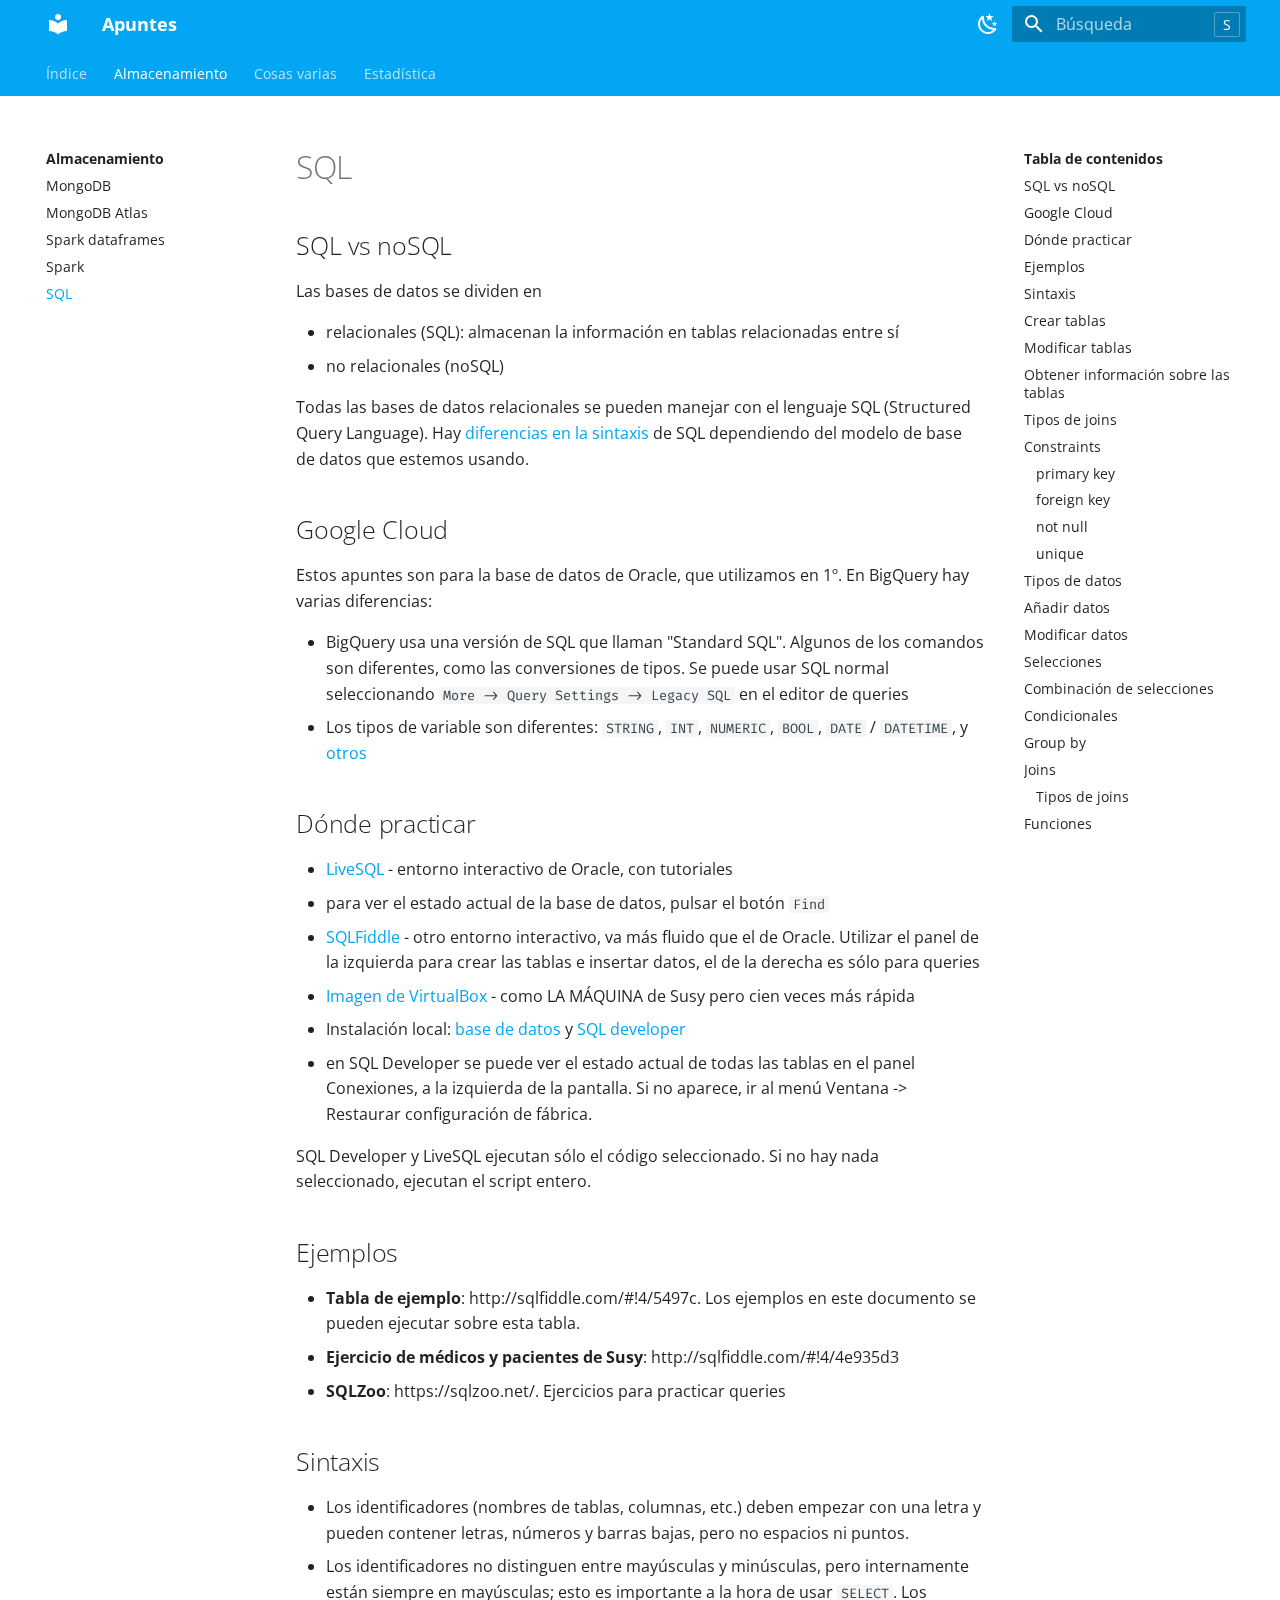
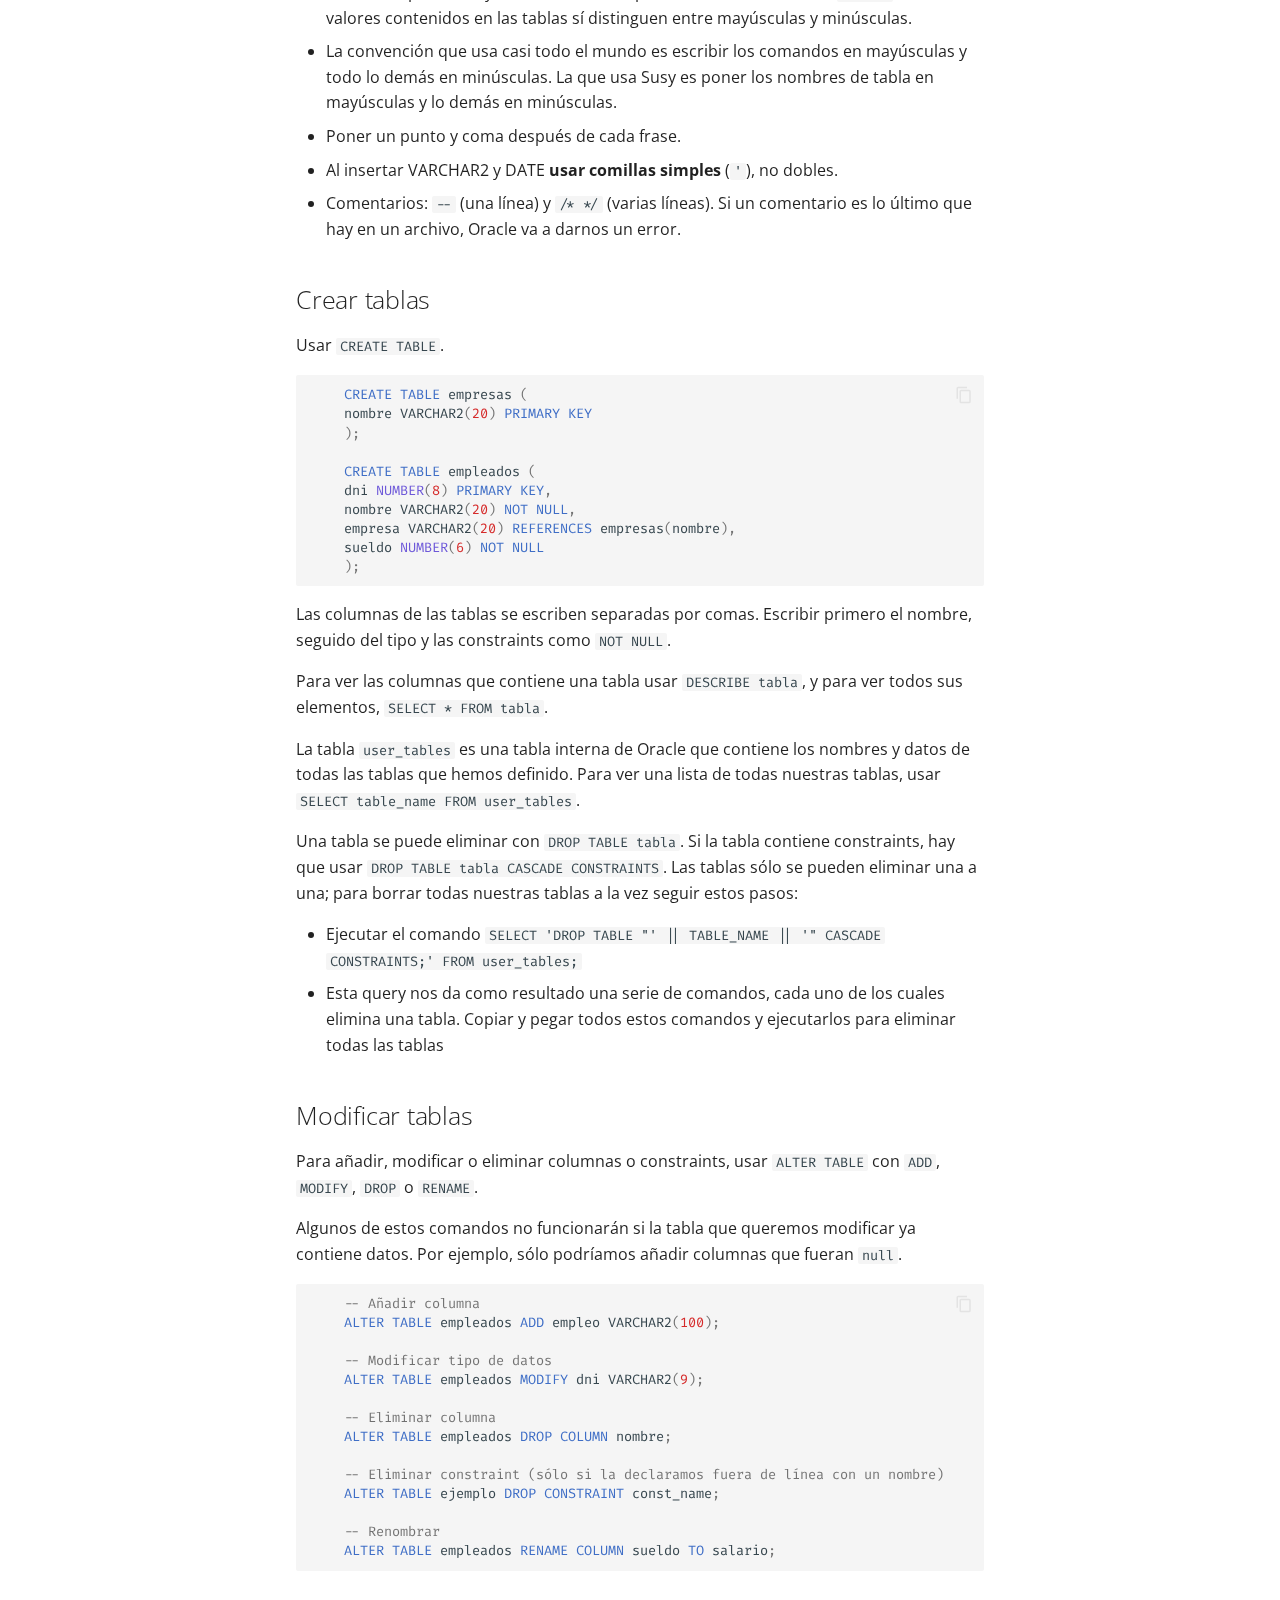
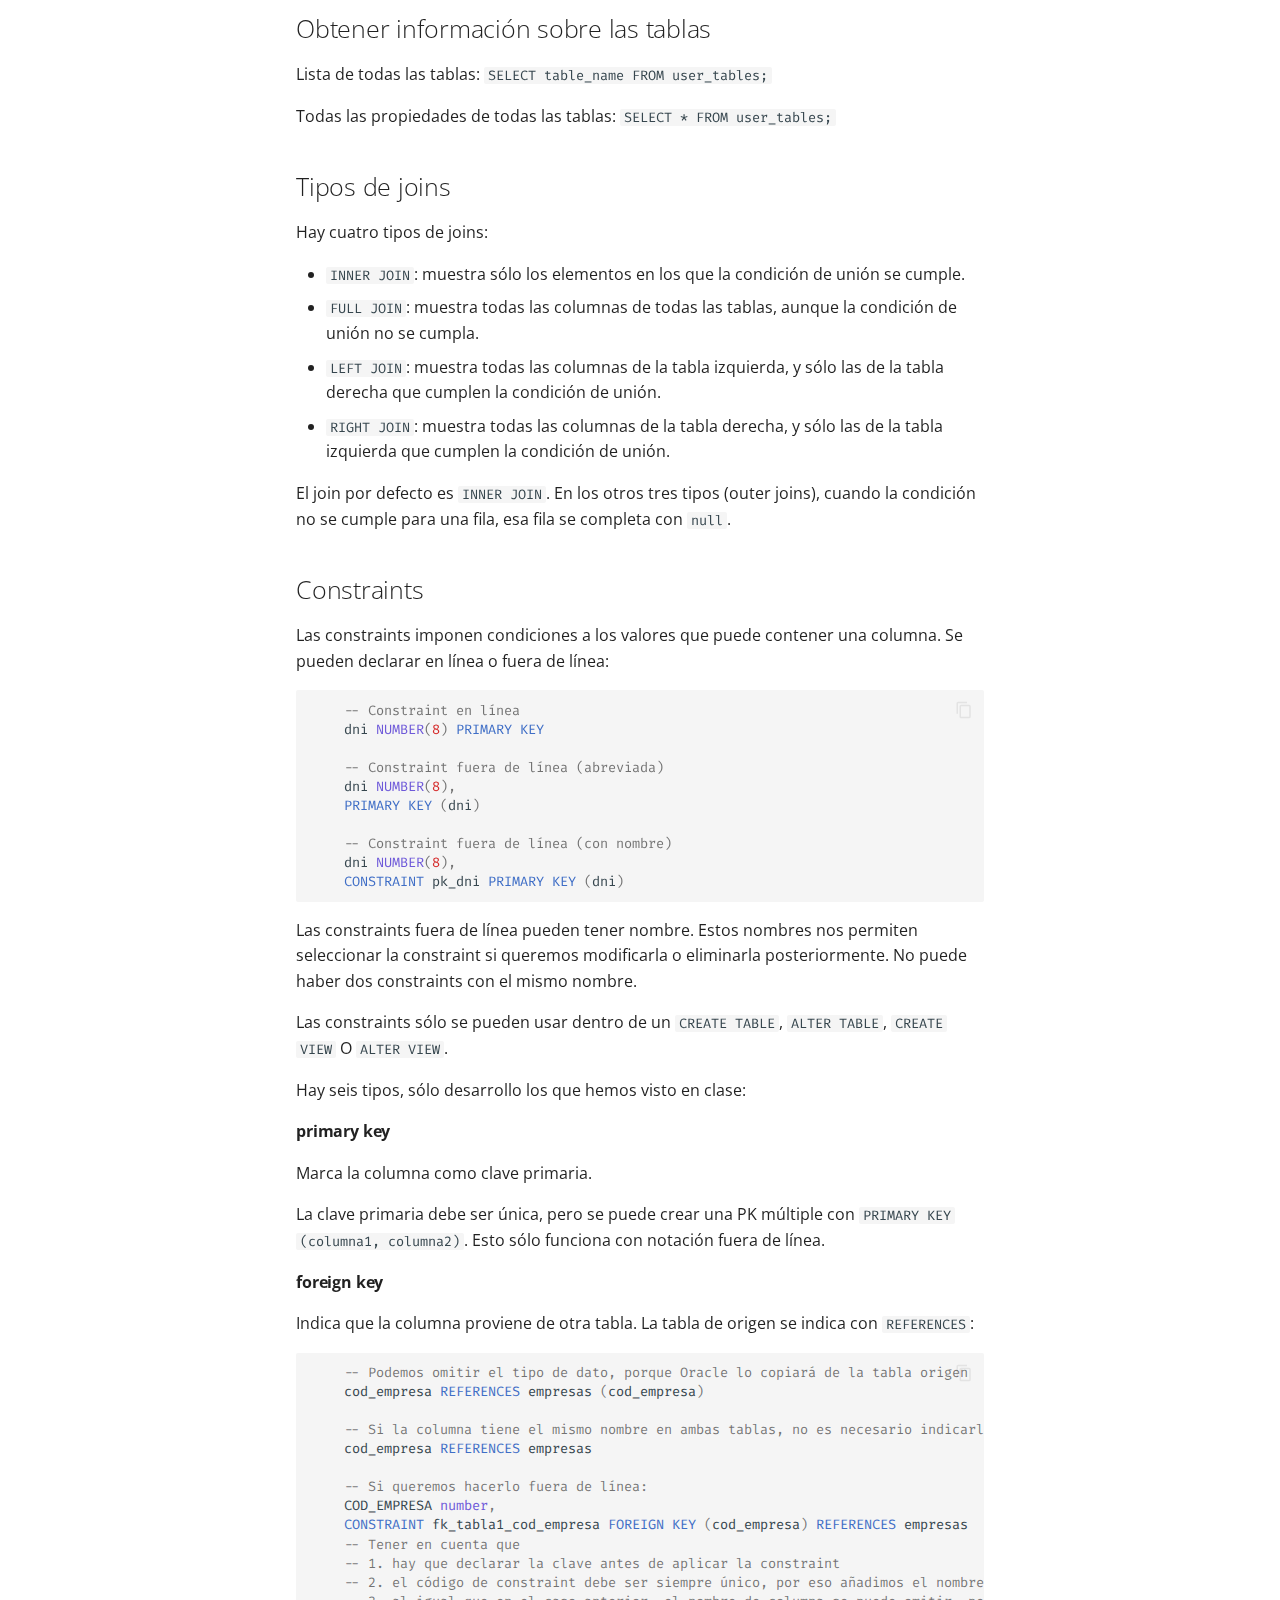
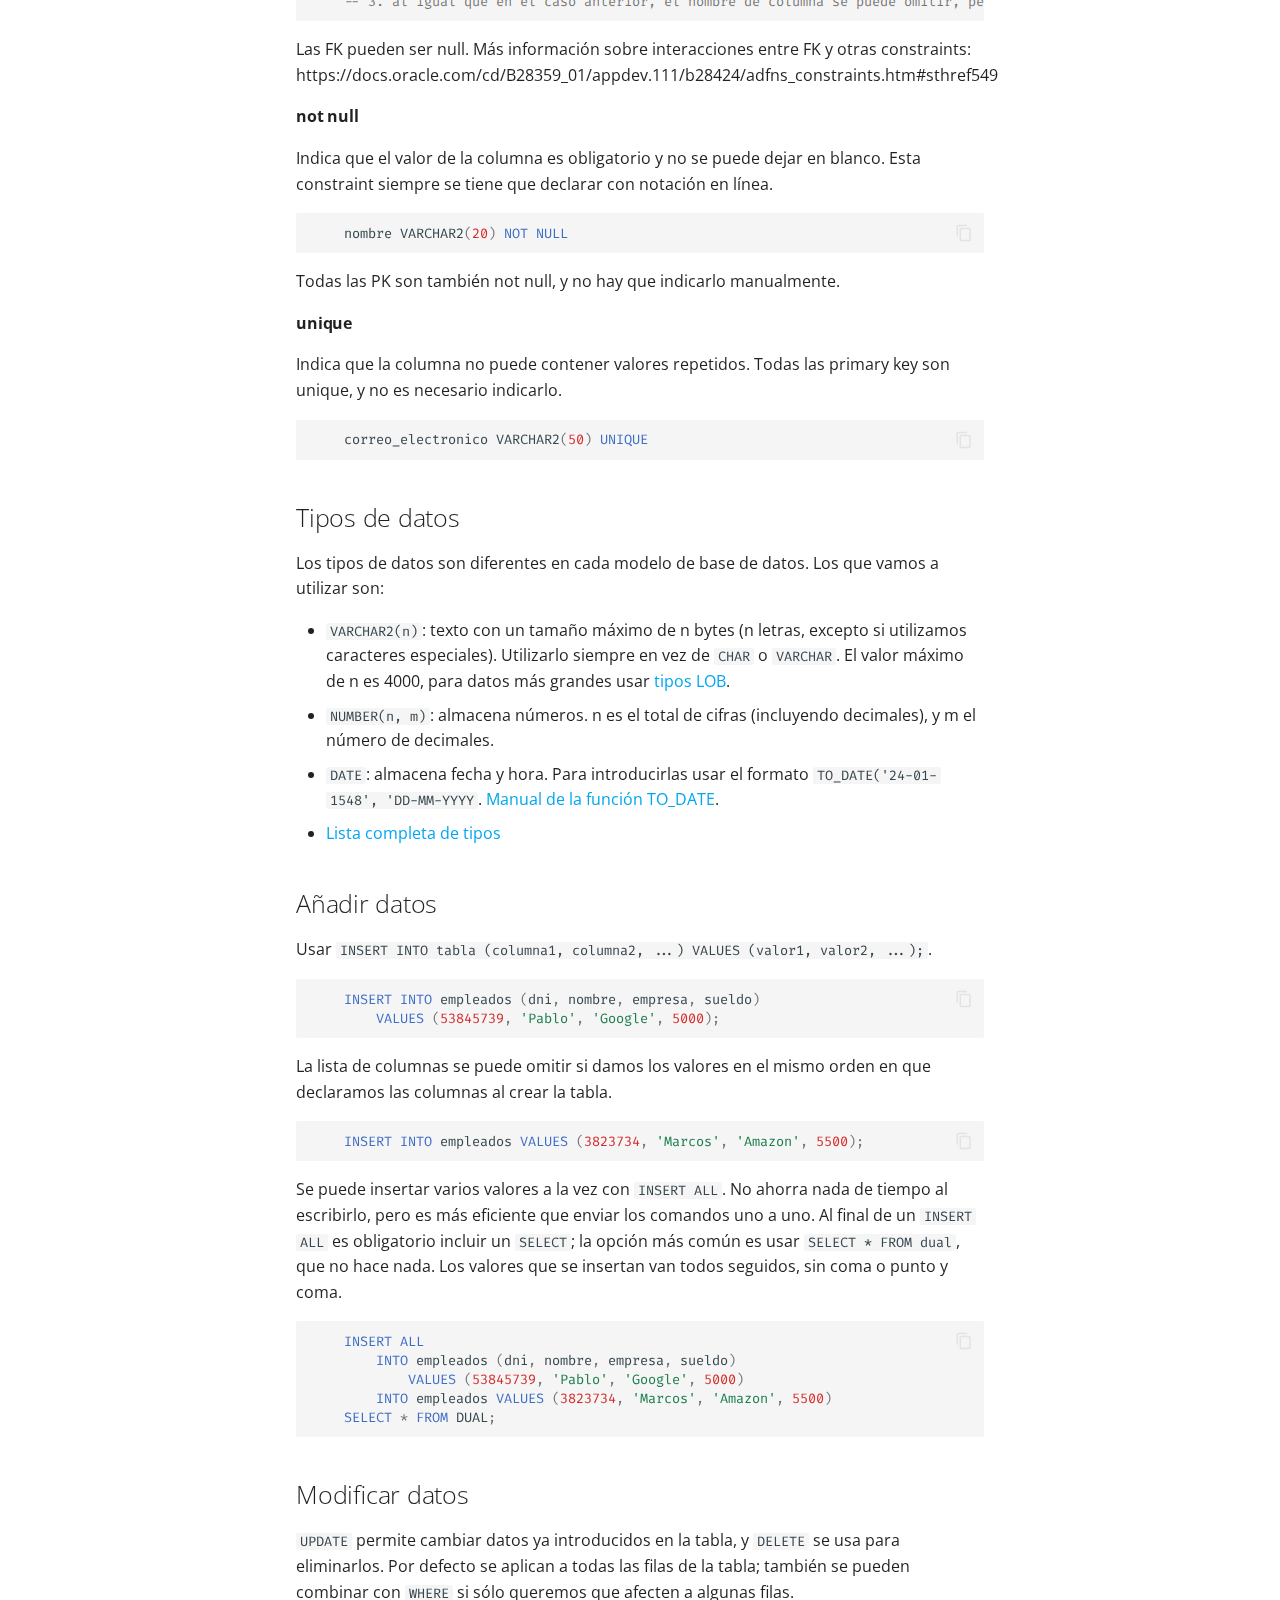
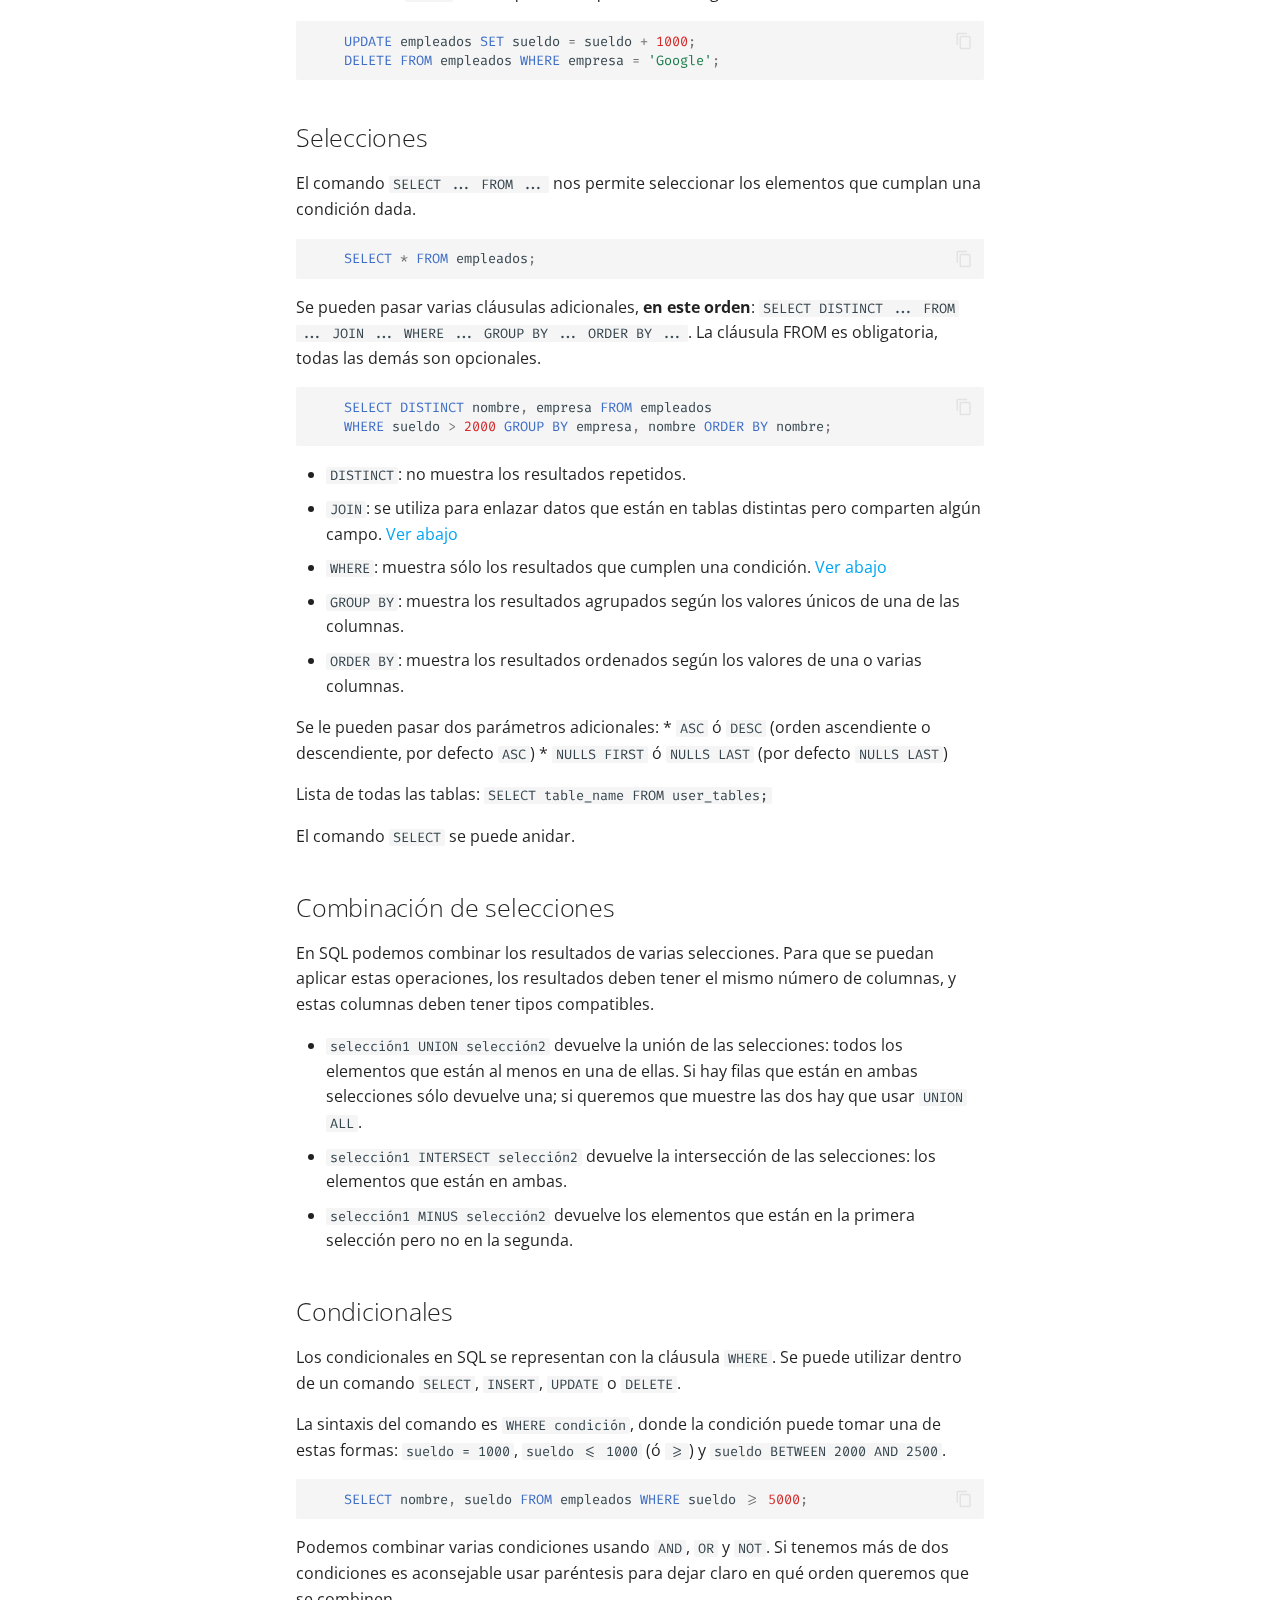
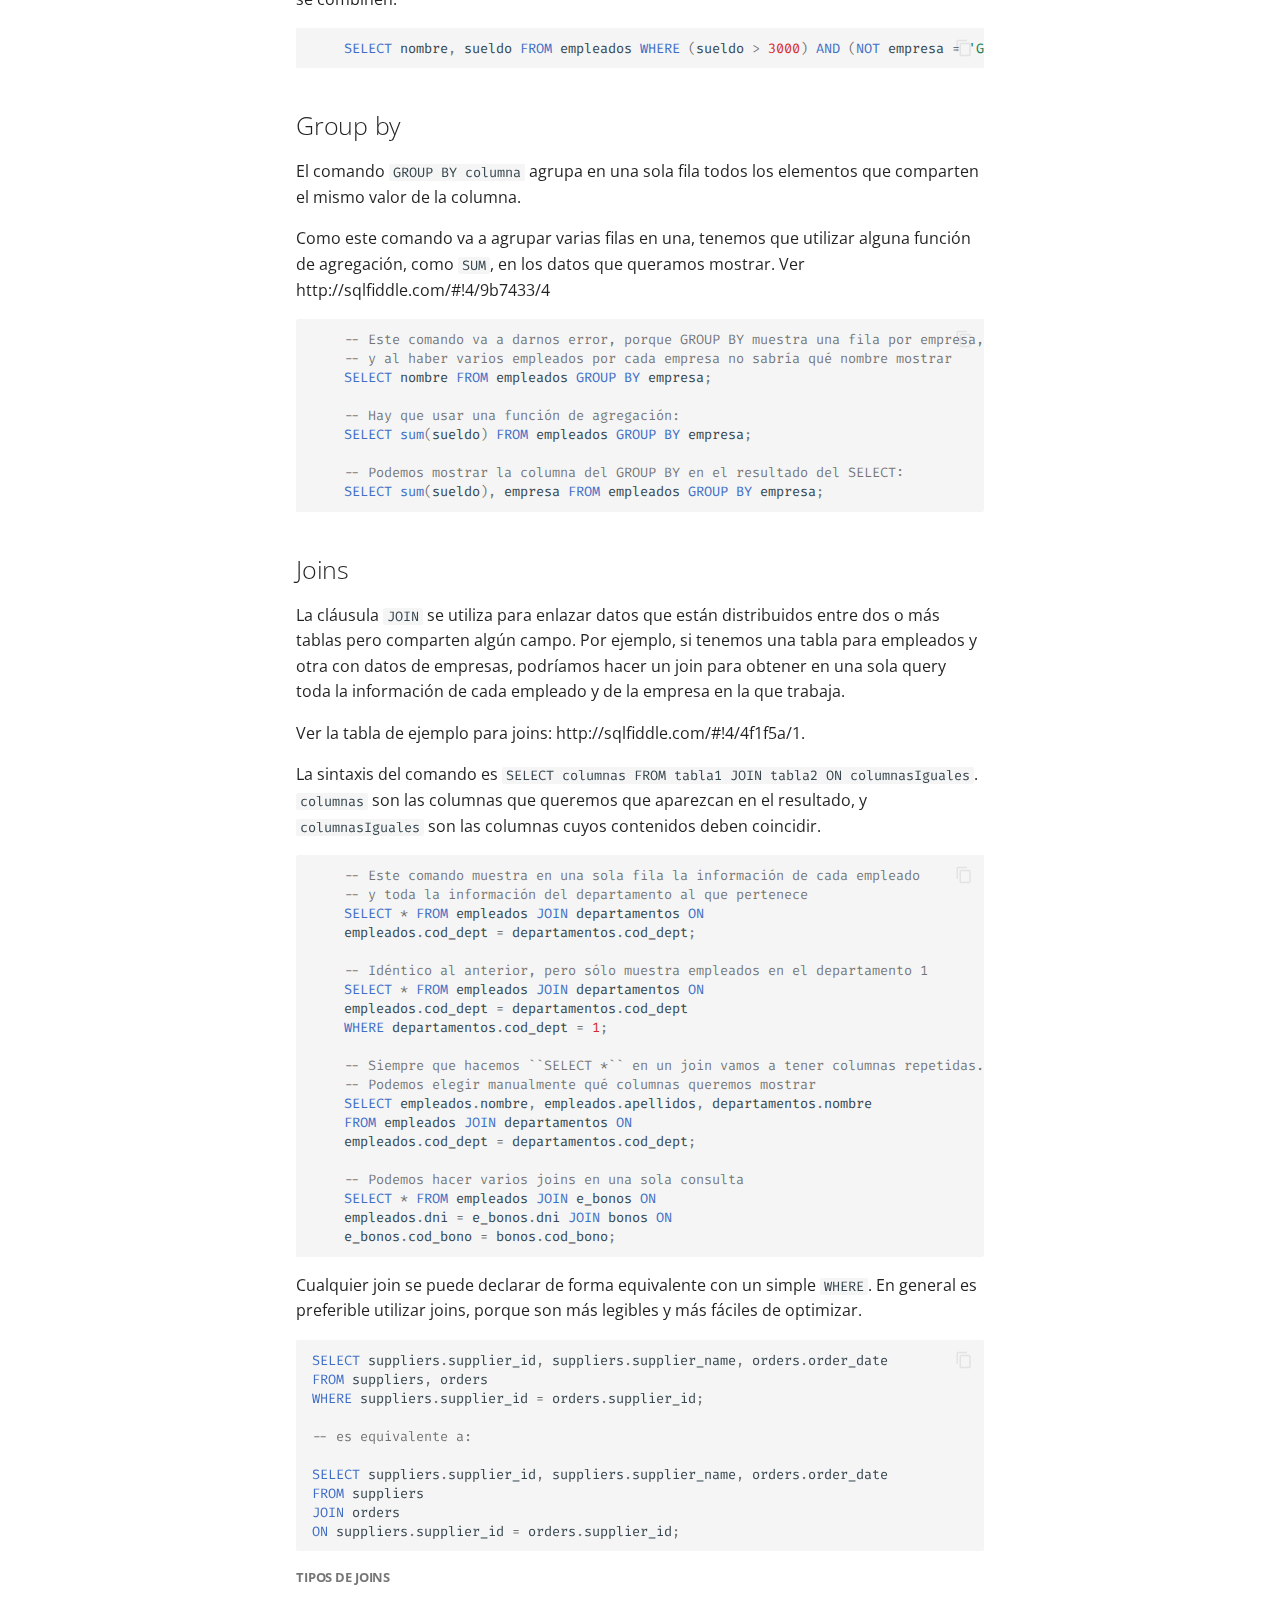
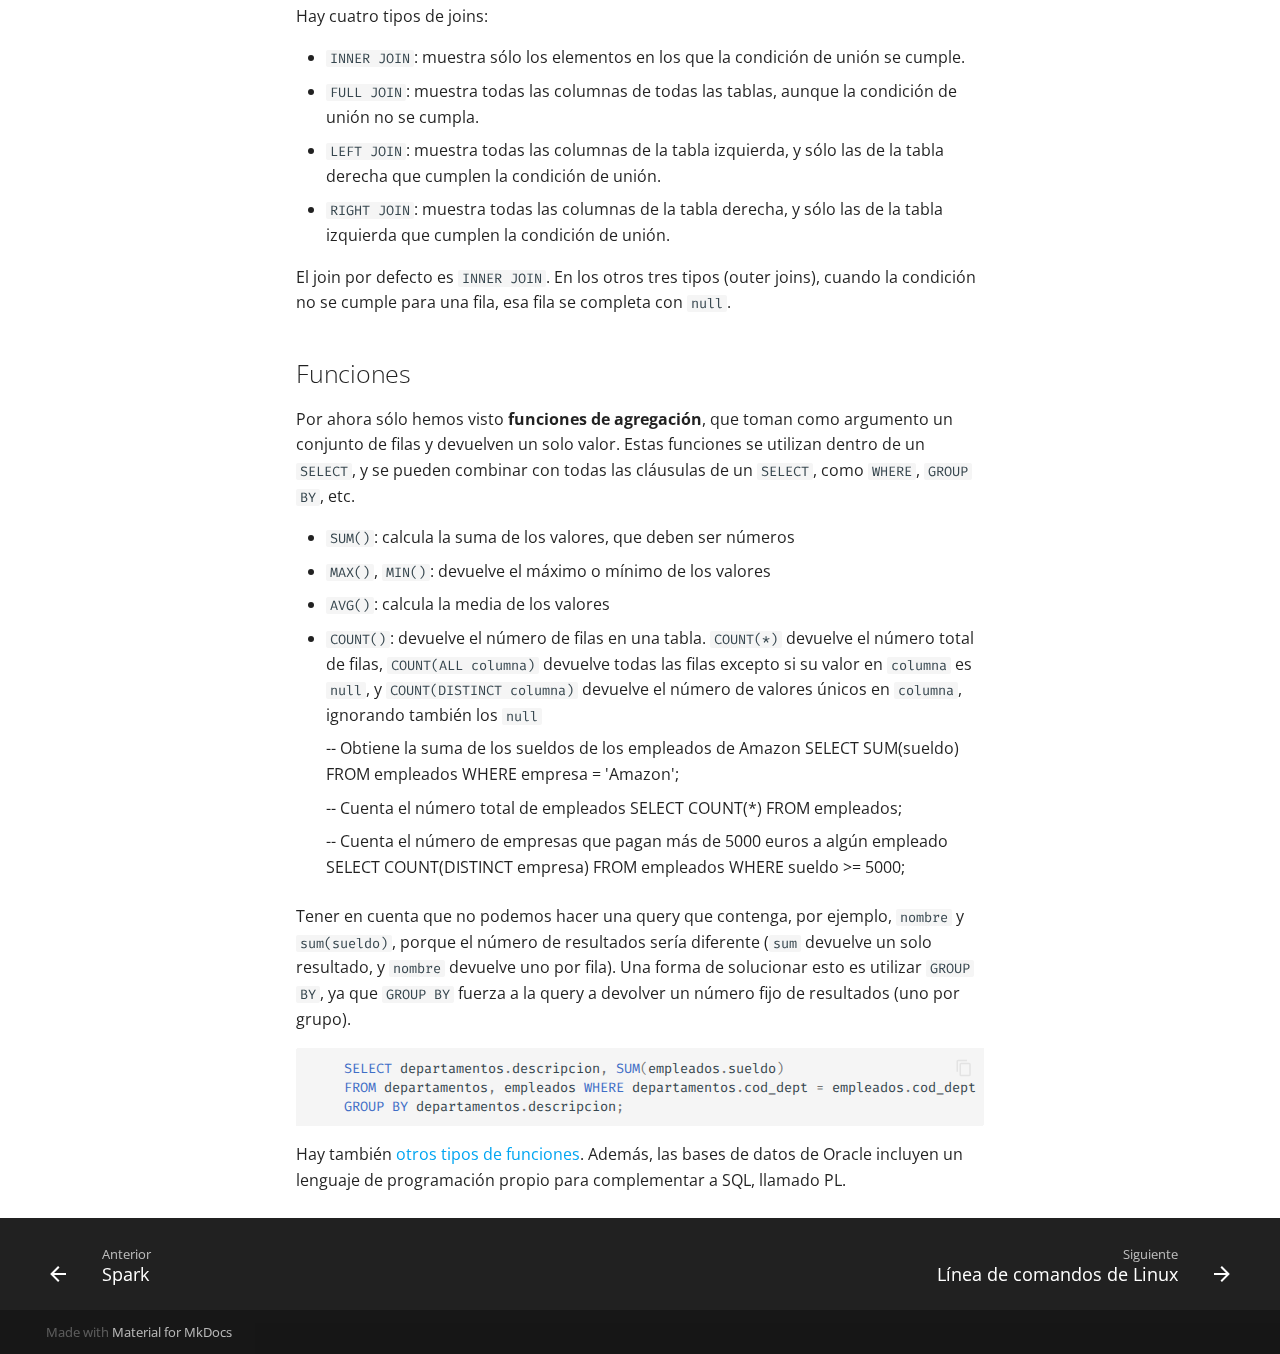
<file: Almacenamiento/sql/index.html>
<!doctype html>
<html lang="es" class="no-js">
  <head>
    
      <meta charset="utf-8">
      <meta name="viewport" content="width=device-width,initial-scale=1">
      
      
      
      <link rel="icon" href="../../assets/images/favicon.png">
      <meta name="generator" content="mkdocs-1.2.3, mkdocs-material-8.1.8">
    
    
      
        <title>SQL - Apuntes</title>
      
    
    
      <link rel="stylesheet" href="../../assets/stylesheets/main.6e60f8b8.min.css">
      
        
        <link rel="stylesheet" href="../../assets/stylesheets/palette.e6a45f82.min.css">
        
      
    
    
    
      
        
        <link rel="preconnect" href="https://fonts.gstatic.com" crossorigin>
        <link rel="stylesheet" href="https://fonts.googleapis.com/css?family=Open+Sans:300,400,400i,700%7CFira+Code&display=fallback">
        <style>:root{--md-text-font:"Open Sans";--md-code-font:"Fira Code"}</style>
      
    
    
      <link rel="stylesheet" href="../../stylesheets/extra.css">
    
      <link rel="stylesheet" href="../../css/ansi-colours.css">
    
      <link rel="stylesheet" href="../../css/jupyter-cells.css">
    
      <link rel="stylesheet" href="../../css/pandas-dataframe.css">
    
    <script>__md_scope=new URL("../..",location),__md_get=(e,_=localStorage,t=__md_scope)=>JSON.parse(_.getItem(t.pathname+"."+e)),__md_set=(e,_,t=localStorage,a=__md_scope)=>{try{t.setItem(a.pathname+"."+e,JSON.stringify(_))}catch(e){}}</script>
    
      

    
    
  </head>
  
  
    
    
      
    
    
    
    
    <body dir="ltr" data-md-color-scheme="default" data-md-color-primary="light-blue" data-md-color-accent="cyan">
  
    
    
      <script>var palette=__md_get("__palette");if(palette&&"object"==typeof palette.color)for(var key of Object.keys(palette.color))document.body.setAttribute("data-md-color-"+key,palette.color[key])</script>
    
    <input class="md-toggle" data-md-toggle="drawer" type="checkbox" id="__drawer" autocomplete="off">
    <input class="md-toggle" data-md-toggle="search" type="checkbox" id="__search" autocomplete="off">
    <label class="md-overlay" for="__drawer"></label>
    <div data-md-component="skip">
      
        
        <a href="#sql" class="md-skip">
          Saltar a contenido
        </a>
      
    </div>
    <div data-md-component="announce">
      
    </div>
    
    
      

<header class="md-header" data-md-component="header">
  <nav class="md-header__inner md-grid" aria-label="Cabecera">
    <a href="../.." title="Apuntes" class="md-header__button md-logo" aria-label="Apuntes" data-md-component="logo">
      
  
  <svg xmlns="http://www.w3.org/2000/svg" viewBox="0 0 24 24"><path d="M12 8a3 3 0 0 0 3-3 3 3 0 0 0-3-3 3 3 0 0 0-3 3 3 3 0 0 0 3 3m0 3.54C9.64 9.35 6.5 8 3 8v11c3.5 0 6.64 1.35 9 3.54 2.36-2.19 5.5-3.54 9-3.54V8c-3.5 0-6.64 1.35-9 3.54z"/></svg>

    </a>
    <label class="md-header__button md-icon" for="__drawer">
      <svg xmlns="http://www.w3.org/2000/svg" viewBox="0 0 24 24"><path d="M3 6h18v2H3V6m0 5h18v2H3v-2m0 5h18v2H3v-2z"/></svg>
    </label>
    <div class="md-header__title" data-md-component="header-title">
      <div class="md-header__ellipsis">
        <div class="md-header__topic">
          <span class="md-ellipsis">
            Apuntes
          </span>
        </div>
        <div class="md-header__topic" data-md-component="header-topic">
          <span class="md-ellipsis">
            
              SQL
            
          </span>
        </div>
      </div>
    </div>
    
      <form class="md-header__option" data-md-component="palette">
        
          
          
          <input class="md-option" data-md-color-media="" data-md-color-scheme="default" data-md-color-primary="light-blue" data-md-color-accent="cyan"  aria-label="Cambiar a colores nocturnos"  type="radio" name="__palette" id="__palette_1">
          
            <label class="md-header__button md-icon" title="Cambiar a colores nocturnos" for="__palette_2" hidden>
              <svg xmlns="http://www.w3.org/2000/svg" viewBox="0 0 24 24"><path d="m17.75 4.09-2.53 1.94.91 3.06-2.63-1.81-2.63 1.81.91-3.06-2.53-1.94L12.44 4l1.06-3 1.06 3 3.19.09m3.5 6.91-1.64 1.25.59 1.98-1.7-1.17-1.7 1.17.59-1.98L15.75 11l2.06-.05L18.5 9l.69 1.95 2.06.05m-2.28 4.95c.83-.08 1.72 1.1 1.19 1.85-.32.45-.66.87-1.08 1.27C15.17 23 8.84 23 4.94 19.07c-3.91-3.9-3.91-10.24 0-14.14.4-.4.82-.76 1.27-1.08.75-.53 1.93.36 1.85 1.19-.27 2.86.69 5.83 2.89 8.02a9.96 9.96 0 0 0 8.02 2.89m-1.64 2.02a12.08 12.08 0 0 1-7.8-3.47c-2.17-2.19-3.33-5-3.49-7.82-2.81 3.14-2.7 7.96.31 10.98 3.02 3.01 7.84 3.12 10.98.31z"/></svg>
            </label>
          
        
          
          
          <input class="md-option" data-md-color-media="" data-md-color-scheme="slate" data-md-color-primary="purple" data-md-color-accent="purple"  aria-label="Cambiar a colores diurnos"  type="radio" name="__palette" id="__palette_2">
          
            <label class="md-header__button md-icon" title="Cambiar a colores diurnos" for="__palette_1" hidden>
              <svg xmlns="http://www.w3.org/2000/svg" viewBox="0 0 24 24"><path d="M12 7a5 5 0 0 1 5 5 5 5 0 0 1-5 5 5 5 0 0 1-5-5 5 5 0 0 1 5-5m0 2a3 3 0 0 0-3 3 3 3 0 0 0 3 3 3 3 0 0 0 3-3 3 3 0 0 0-3-3m0-7 2.39 3.42C13.65 5.15 12.84 5 12 5c-.84 0-1.65.15-2.39.42L12 2M3.34 7l4.16-.35A7.2 7.2 0 0 0 5.94 8.5c-.44.74-.69 1.5-.83 2.29L3.34 7m.02 10 1.76-3.77a7.131 7.131 0 0 0 2.38 4.14L3.36 17M20.65 7l-1.77 3.79a7.023 7.023 0 0 0-2.38-4.15l4.15.36m-.01 10-4.14.36c.59-.51 1.12-1.14 1.54-1.86.42-.73.69-1.5.83-2.29L20.64 17M12 22l-2.41-3.44c.74.27 1.55.44 2.41.44.82 0 1.63-.17 2.37-.44L12 22z"/></svg>
            </label>
          
        
      </form>
    
    
    
      <label class="md-header__button md-icon" for="__search">
        <svg xmlns="http://www.w3.org/2000/svg" viewBox="0 0 24 24"><path d="M9.5 3A6.5 6.5 0 0 1 16 9.5c0 1.61-.59 3.09-1.56 4.23l.27.27h.79l5 5-1.5 1.5-5-5v-.79l-.27-.27A6.516 6.516 0 0 1 9.5 16 6.5 6.5 0 0 1 3 9.5 6.5 6.5 0 0 1 9.5 3m0 2C7 5 5 7 5 9.5S7 14 9.5 14 14 12 14 9.5 12 5 9.5 5z"/></svg>
      </label>
      <div class="md-search" data-md-component="search" role="dialog">
  <label class="md-search__overlay" for="__search"></label>
  <div class="md-search__inner" role="search">
    <form class="md-search__form" name="search">
      <input type="text" class="md-search__input" name="query" aria-label="Búsqueda" placeholder="Búsqueda" autocapitalize="off" autocorrect="off" autocomplete="off" spellcheck="false" data-md-component="search-query" required>
      <label class="md-search__icon md-icon" for="__search">
        <svg xmlns="http://www.w3.org/2000/svg" viewBox="0 0 24 24"><path d="M9.5 3A6.5 6.5 0 0 1 16 9.5c0 1.61-.59 3.09-1.56 4.23l.27.27h.79l5 5-1.5 1.5-5-5v-.79l-.27-.27A6.516 6.516 0 0 1 9.5 16 6.5 6.5 0 0 1 3 9.5 6.5 6.5 0 0 1 9.5 3m0 2C7 5 5 7 5 9.5S7 14 9.5 14 14 12 14 9.5 12 5 9.5 5z"/></svg>
        <svg xmlns="http://www.w3.org/2000/svg" viewBox="0 0 24 24"><path d="M20 11v2H8l5.5 5.5-1.42 1.42L4.16 12l7.92-7.92L13.5 5.5 8 11h12z"/></svg>
      </label>
      <nav class="md-search__options" aria-label="Search">
        
        <button type="reset" class="md-search__icon md-icon" aria-label="Limpiar" tabindex="-1">
          <svg xmlns="http://www.w3.org/2000/svg" viewBox="0 0 24 24"><path d="M19 6.41 17.59 5 12 10.59 6.41 5 5 6.41 10.59 12 5 17.59 6.41 19 12 13.41 17.59 19 19 17.59 13.41 12 19 6.41z"/></svg>
        </button>
      </nav>
      
    </form>
    <div class="md-search__output">
      <div class="md-search__scrollwrap" data-md-scrollfix>
        <div class="md-search-result" data-md-component="search-result">
          <div class="md-search-result__meta">
            Inicializando búsqueda
          </div>
          <ol class="md-search-result__list"></ol>
        </div>
      </div>
    </div>
  </div>
</div>
    
    
  </nav>
  
</header>
    
    <div class="md-container" data-md-component="container">
      
      
        
          
            
<nav class="md-tabs" aria-label="Pestañas" data-md-component="tabs">
  <div class="md-tabs__inner md-grid">
    <ul class="md-tabs__list">
      
        
  
  


  <li class="md-tabs__item">
    <a href="../.." class="md-tabs__link">
      Índice
    </a>
  </li>

      
        
  
  
    
  


  
  
  
    <li class="md-tabs__item">
      <a href="../mongodb/" class="md-tabs__link md-tabs__link--active">
        Almacenamiento
      </a>
    </li>
  

      
        
  
  


  
  
  
    <li class="md-tabs__item">
      <a href="../../Cosas%20varias/Linux/" class="md-tabs__link">
        Cosas varias
      </a>
    </li>
  

      
        
  
  


  
  
  
    <li class="md-tabs__item">
      <a href="../../Estad%C3%ADstica/R/" class="md-tabs__link">
        Estadística
      </a>
    </li>
  

      
    </ul>
  </div>
</nav>
          
        
      
      <main class="md-main" data-md-component="main">
        <div class="md-main__inner md-grid">
          
            
              
              <div class="md-sidebar md-sidebar--primary" data-md-component="sidebar" data-md-type="navigation" >
                <div class="md-sidebar__scrollwrap">
                  <div class="md-sidebar__inner">
                    

  


<nav class="md-nav md-nav--primary md-nav--lifted" aria-label="Navegación" data-md-level="0">
  <label class="md-nav__title" for="__drawer">
    <a href="../.." title="Apuntes" class="md-nav__button md-logo" aria-label="Apuntes" data-md-component="logo">
      
  
  <svg xmlns="http://www.w3.org/2000/svg" viewBox="0 0 24 24"><path d="M12 8a3 3 0 0 0 3-3 3 3 0 0 0-3-3 3 3 0 0 0-3 3 3 3 0 0 0 3 3m0 3.54C9.64 9.35 6.5 8 3 8v11c3.5 0 6.64 1.35 9 3.54 2.36-2.19 5.5-3.54 9-3.54V8c-3.5 0-6.64 1.35-9 3.54z"/></svg>

    </a>
    Apuntes
  </label>
  
  <ul class="md-nav__list" data-md-scrollfix>
    
      
      
      

  
  
  
    <li class="md-nav__item">
      <a href="../.." class="md-nav__link">
        Índice
      </a>
    </li>
  

    
      
      
      

  
  
    
  
  
    
    <li class="md-nav__item md-nav__item--active md-nav__item--nested">
      
      
        <input class="md-nav__toggle md-toggle" data-md-toggle="__nav_2" type="checkbox" id="__nav_2" checked>
      
      
      
      
        <label class="md-nav__link" for="__nav_2">
          Almacenamiento
          <span class="md-nav__icon md-icon"></span>
        </label>
      
      <nav class="md-nav" aria-label="Almacenamiento" data-md-level="1">
        <label class="md-nav__title" for="__nav_2">
          <span class="md-nav__icon md-icon"></span>
          Almacenamiento
        </label>
        <ul class="md-nav__list" data-md-scrollfix>
          
            
              
  
  
  
    <li class="md-nav__item">
      <a href="../mongodb/" class="md-nav__link">
        MongoDB
      </a>
    </li>
  

            
          
            
              
  
  
  
    <li class="md-nav__item">
      <a href="../mongodbatlas/" class="md-nav__link">
        MongoDB Atlas
      </a>
    </li>
  

            
          
            
              
  
  
  
    <li class="md-nav__item">
      <a href="../spark-dataframes/" class="md-nav__link">
        Spark dataframes
      </a>
    </li>
  

            
          
            
              
  
  
  
    <li class="md-nav__item">
      <a href="../spark/" class="md-nav__link">
        Spark
      </a>
    </li>
  

            
          
            
              
  
  
    
  
  
    <li class="md-nav__item md-nav__item--active">
      
      <input class="md-nav__toggle md-toggle" data-md-toggle="toc" type="checkbox" id="__toc">
      
      
        
      
      
        <label class="md-nav__link md-nav__link--active" for="__toc">
          SQL
          <span class="md-nav__icon md-icon"></span>
        </label>
      
      <a href="./" class="md-nav__link md-nav__link--active">
        SQL
      </a>
      
        

<nav class="md-nav md-nav--secondary" aria-label="Tabla de contenidos">
  
  
  
    
  
  
    <label class="md-nav__title" for="__toc">
      <span class="md-nav__icon md-icon"></span>
      Tabla de contenidos
    </label>
    <ul class="md-nav__list" data-md-component="toc" data-md-scrollfix>
      
        <li class="md-nav__item">
  <a href="#sql-vs-nosql" class="md-nav__link">
    SQL vs noSQL
  </a>
  
</li>
      
        <li class="md-nav__item">
  <a href="#google-cloud" class="md-nav__link">
    Google Cloud
  </a>
  
</li>
      
        <li class="md-nav__item">
  <a href="#donde-practicar" class="md-nav__link">
    Dónde practicar
  </a>
  
</li>
      
        <li class="md-nav__item">
  <a href="#ejemplos" class="md-nav__link">
    Ejemplos
  </a>
  
</li>
      
        <li class="md-nav__item">
  <a href="#sintaxis" class="md-nav__link">
    Sintaxis
  </a>
  
</li>
      
        <li class="md-nav__item">
  <a href="#crear-tablas" class="md-nav__link">
    Crear tablas
  </a>
  
</li>
      
        <li class="md-nav__item">
  <a href="#modificar-tablas" class="md-nav__link">
    Modificar tablas
  </a>
  
</li>
      
        <li class="md-nav__item">
  <a href="#obtener-informacion-sobre-las-tablas" class="md-nav__link">
    Obtener información sobre las tablas
  </a>
  
</li>
      
        <li class="md-nav__item">
  <a href="#tipos-de-joins" class="md-nav__link">
    Tipos de joins
  </a>
  
</li>
      
        <li class="md-nav__item">
  <a href="#constraints" class="md-nav__link">
    Constraints
  </a>
  
    <nav class="md-nav" aria-label="Constraints">
      <ul class="md-nav__list">
        
          <li class="md-nav__item">
  <a href="#primary-key" class="md-nav__link">
    primary key
  </a>
  
</li>
        
          <li class="md-nav__item">
  <a href="#foreign-key" class="md-nav__link">
    foreign key
  </a>
  
</li>
        
          <li class="md-nav__item">
  <a href="#not-null" class="md-nav__link">
    not null
  </a>
  
</li>
        
          <li class="md-nav__item">
  <a href="#unique" class="md-nav__link">
    unique
  </a>
  
</li>
        
      </ul>
    </nav>
  
</li>
      
        <li class="md-nav__item">
  <a href="#tipos-de-datos" class="md-nav__link">
    Tipos de datos
  </a>
  
</li>
      
        <li class="md-nav__item">
  <a href="#anadir-datos" class="md-nav__link">
    Añadir datos
  </a>
  
</li>
      
        <li class="md-nav__item">
  <a href="#modificar-datos" class="md-nav__link">
    Modificar datos
  </a>
  
</li>
      
        <li class="md-nav__item">
  <a href="#selecciones" class="md-nav__link">
    Selecciones
  </a>
  
</li>
      
        <li class="md-nav__item">
  <a href="#combinacion-de-selecciones" class="md-nav__link">
    Combinación de selecciones
  </a>
  
</li>
      
        <li class="md-nav__item">
  <a href="#condicionales" class="md-nav__link">
    Condicionales
  </a>
  
</li>
      
        <li class="md-nav__item">
  <a href="#group-by" class="md-nav__link">
    Group by
  </a>
  
</li>
      
        <li class="md-nav__item">
  <a href="#joins" class="md-nav__link">
    Joins
  </a>
  
    <nav class="md-nav" aria-label="Joins">
      <ul class="md-nav__list">
        
          <li class="md-nav__item">
  <a href="#tipos-de-joins_1" class="md-nav__link">
    Tipos de joins
  </a>
  
</li>
        
      </ul>
    </nav>
  
</li>
      
        <li class="md-nav__item">
  <a href="#funciones" class="md-nav__link">
    Funciones
  </a>
  
</li>
      
    </ul>
  
</nav>
      
    </li>
  

            
          
        </ul>
      </nav>
    </li>
  

    
      
      
      

  
  
  
    
    <li class="md-nav__item md-nav__item--nested">
      
      
        <input class="md-nav__toggle md-toggle" data-md-toggle="__nav_3" type="checkbox" id="__nav_3" >
      
      
      
      
        <label class="md-nav__link" for="__nav_3">
          Cosas varias
          <span class="md-nav__icon md-icon"></span>
        </label>
      
      <nav class="md-nav" aria-label="Cosas varias" data-md-level="1">
        <label class="md-nav__title" for="__nav_3">
          <span class="md-nav__icon md-icon"></span>
          Cosas varias
        </label>
        <ul class="md-nav__list" data-md-scrollfix>
          
            
              
  
  
  
    <li class="md-nav__item">
      <a href="../../Cosas%20varias/Linux/" class="md-nav__link">
        Línea de comandos de Linux
      </a>
    </li>
  

            
          
            
              
  
  
  
    <li class="md-nav__item">
      <a href="../../Cosas%20varias/git/" class="md-nav__link">
        Git y GitHub
      </a>
    </li>
  

            
          
        </ul>
      </nav>
    </li>
  

    
      
      
      

  
  
  
    
    <li class="md-nav__item md-nav__item--nested">
      
      
        <input class="md-nav__toggle md-toggle" data-md-toggle="__nav_4" type="checkbox" id="__nav_4" >
      
      
      
      
        <label class="md-nav__link" for="__nav_4">
          Estadística
          <span class="md-nav__icon md-icon"></span>
        </label>
      
      <nav class="md-nav" aria-label="Estadística" data-md-level="1">
        <label class="md-nav__title" for="__nav_4">
          <span class="md-nav__icon md-icon"></span>
          Estadística
        </label>
        <ul class="md-nav__list" data-md-scrollfix>
          
            
              
  
  
  
    <li class="md-nav__item">
      <a href="../../Estad%C3%ADstica/R/" class="md-nav__link">
        R
      </a>
    </li>
  

            
          
        </ul>
      </nav>
    </li>
  

    
  </ul>
</nav>
                  </div>
                </div>
              </div>
            
            
              
              <div class="md-sidebar md-sidebar--secondary" data-md-component="sidebar" data-md-type="toc" >
                <div class="md-sidebar__scrollwrap">
                  <div class="md-sidebar__inner">
                    

<nav class="md-nav md-nav--secondary" aria-label="Tabla de contenidos">
  
  
  
    
  
  
    <label class="md-nav__title" for="__toc">
      <span class="md-nav__icon md-icon"></span>
      Tabla de contenidos
    </label>
    <ul class="md-nav__list" data-md-component="toc" data-md-scrollfix>
      
        <li class="md-nav__item">
  <a href="#sql-vs-nosql" class="md-nav__link">
    SQL vs noSQL
  </a>
  
</li>
      
        <li class="md-nav__item">
  <a href="#google-cloud" class="md-nav__link">
    Google Cloud
  </a>
  
</li>
      
        <li class="md-nav__item">
  <a href="#donde-practicar" class="md-nav__link">
    Dónde practicar
  </a>
  
</li>
      
        <li class="md-nav__item">
  <a href="#ejemplos" class="md-nav__link">
    Ejemplos
  </a>
  
</li>
      
        <li class="md-nav__item">
  <a href="#sintaxis" class="md-nav__link">
    Sintaxis
  </a>
  
</li>
      
        <li class="md-nav__item">
  <a href="#crear-tablas" class="md-nav__link">
    Crear tablas
  </a>
  
</li>
      
        <li class="md-nav__item">
  <a href="#modificar-tablas" class="md-nav__link">
    Modificar tablas
  </a>
  
</li>
      
        <li class="md-nav__item">
  <a href="#obtener-informacion-sobre-las-tablas" class="md-nav__link">
    Obtener información sobre las tablas
  </a>
  
</li>
      
        <li class="md-nav__item">
  <a href="#tipos-de-joins" class="md-nav__link">
    Tipos de joins
  </a>
  
</li>
      
        <li class="md-nav__item">
  <a href="#constraints" class="md-nav__link">
    Constraints
  </a>
  
    <nav class="md-nav" aria-label="Constraints">
      <ul class="md-nav__list">
        
          <li class="md-nav__item">
  <a href="#primary-key" class="md-nav__link">
    primary key
  </a>
  
</li>
        
          <li class="md-nav__item">
  <a href="#foreign-key" class="md-nav__link">
    foreign key
  </a>
  
</li>
        
          <li class="md-nav__item">
  <a href="#not-null" class="md-nav__link">
    not null
  </a>
  
</li>
        
          <li class="md-nav__item">
  <a href="#unique" class="md-nav__link">
    unique
  </a>
  
</li>
        
      </ul>
    </nav>
  
</li>
      
        <li class="md-nav__item">
  <a href="#tipos-de-datos" class="md-nav__link">
    Tipos de datos
  </a>
  
</li>
      
        <li class="md-nav__item">
  <a href="#anadir-datos" class="md-nav__link">
    Añadir datos
  </a>
  
</li>
      
        <li class="md-nav__item">
  <a href="#modificar-datos" class="md-nav__link">
    Modificar datos
  </a>
  
</li>
      
        <li class="md-nav__item">
  <a href="#selecciones" class="md-nav__link">
    Selecciones
  </a>
  
</li>
      
        <li class="md-nav__item">
  <a href="#combinacion-de-selecciones" class="md-nav__link">
    Combinación de selecciones
  </a>
  
</li>
      
        <li class="md-nav__item">
  <a href="#condicionales" class="md-nav__link">
    Condicionales
  </a>
  
</li>
      
        <li class="md-nav__item">
  <a href="#group-by" class="md-nav__link">
    Group by
  </a>
  
</li>
      
        <li class="md-nav__item">
  <a href="#joins" class="md-nav__link">
    Joins
  </a>
  
    <nav class="md-nav" aria-label="Joins">
      <ul class="md-nav__list">
        
          <li class="md-nav__item">
  <a href="#tipos-de-joins_1" class="md-nav__link">
    Tipos de joins
  </a>
  
</li>
        
      </ul>
    </nav>
  
</li>
      
        <li class="md-nav__item">
  <a href="#funciones" class="md-nav__link">
    Funciones
  </a>
  
</li>
      
    </ul>
  
</nav>
                  </div>
                </div>
              </div>
            
          
          <div class="md-content" data-md-component="content">
            <article class="md-content__inner md-typeset">
              
                

<h1 id="sql">SQL</h1>
<h2 id="sql-vs-nosql">SQL vs noSQL</h2>
<p>Las bases de datos se dividen en</p>
<ul>
<li>relacionales (SQL): almacenan la información en tablas relacionadas entre sí</li>
<li>no relacionales (noSQL)</li>
</ul>
<p>Todas las bases de datos relacionales se pueden manejar con el lenguaje SQL (Structured Query Language). Hay <a href="http://troels.arvin.dk/db/rdbms/#insert">diferencias en la sintaxis</a> de SQL dependiendo del modelo de base de datos que estemos usando.</p>
<h2 id="google-cloud">Google Cloud</h2>
<p>Estos apuntes son para la base de datos de Oracle, que utilizamos en 1º. En BigQuery hay varias diferencias:</p>
<ul>
<li>BigQuery usa una versión de SQL que llaman "Standard SQL". Algunos de los comandos son diferentes, como las conversiones de tipos. Se puede usar SQL normal seleccionando <code>More -&gt; Query Settings -&gt; Legacy SQL</code> en el editor de queries</li>
<li>Los tipos de variable son diferentes: <code>STRING</code>, <code>INT</code>, <code>NUMERIC</code>, <code>BOOL</code>, <code>DATE</code> / <code>DATETIME</code>, y <a href="https://cloud.google.com/bigquery/docs/reference/standard-sql/data-types">otros</a></li>
</ul>
<h2 id="donde-practicar">Dónde practicar</h2>
<ul>
<li><a href="https://livesql.oracle.com">LiveSQL</a> - entorno interactivo de Oracle, con tutoriales</li>
<li>para ver el estado actual de la base de datos, pulsar el botón <code>Find</code></li>
<li><a href="http://sqlfiddle.com/#!4">SQLFiddle</a> - otro entorno interactivo, va más fluido que el de Oracle. Utilizar el panel de la izquierda para crear las tablas e insertar datos, el de la derecha es sólo para queries</li>
<li><a href="https://www.oracle.com/database/technologies/databaseappdev-vm.html#license-lightbox">Imagen de VirtualBox</a> - como LA MÁQUINA de Susy pero cien veces más rápida</li>
<li>Instalación local: <a href="https://www.oracle.com/es/database/technologies/xe-downloads.html">base de datos</a> y <a href="https://www.oracle.com/tools/downloads/sqldev-downloads.html">SQL developer</a></li>
<li>en SQL Developer se puede ver el estado actual de todas las tablas en el panel Conexiones, a la izquierda de la pantalla. Si no aparece, ir al menú Ventana -&gt; Restaurar configuración de fábrica.</li>
</ul>
<p>SQL Developer y LiveSQL ejecutan sólo el código seleccionado. Si no hay nada seleccionado, ejecutan el script entero.</p>
<h2 id="ejemplos">Ejemplos</h2>
<ul>
<li><strong>Tabla de ejemplo</strong>: http://sqlfiddle.com/#!4/5497c. Los ejemplos en este documento se pueden ejecutar sobre esta tabla.</li>
<li><strong>Ejercicio de médicos y pacientes de Susy</strong>: http://sqlfiddle.com/#!4/4e935d3</li>
<li><strong>SQLZoo</strong>: https://sqlzoo.net/. Ejercicios para practicar queries</li>
</ul>
<h2 id="sintaxis">Sintaxis</h2>
<ul>
<li>Los identificadores (nombres de tablas, columnas, etc.) deben empezar con una letra y pueden contener letras, números y barras bajas, pero no espacios ni puntos. </li>
<li>Los identificadores no distinguen entre mayúsculas y minúsculas, pero internamente están siempre en mayúsculas; esto es importante a la hora de usar <code>SELECT</code>. Los valores contenidos en las tablas sí distinguen entre mayúsculas y minúsculas. </li>
<li>La convención que usa casi todo el mundo es escribir los comandos en mayúsculas y todo lo demás en minúsculas. La que usa Susy es poner los nombres de tabla en mayúsculas y lo demás en minúsculas.</li>
<li>Poner un punto y coma después de cada frase.</li>
<li>Al insertar VARCHAR2 y DATE <strong>usar comillas simples</strong> (<code>'</code>), no dobles.</li>
<li>Comentarios: <code>--</code> (una línea) y <code>/* */</code> (varias líneas). Si un comentario es lo último que hay en un archivo, Oracle va a darnos un error.</li>
</ul>
<h2 id="crear-tablas">Crear tablas</h2>
<p>Usar <code>CREATE TABLE</code>. </p>
<div class="highlight"><pre><span></span><code><span class="w">    </span><span class="k">CREATE</span><span class="w"> </span><span class="k">TABLE</span><span class="w"> </span><span class="n">empresas</span><span class="w"> </span><span class="p">(</span><span class="w"></span>
<span class="w">    </span><span class="n">nombre</span><span class="w"> </span><span class="n">VARCHAR2</span><span class="p">(</span><span class="mi">20</span><span class="p">)</span><span class="w"> </span><span class="k">PRIMARY</span><span class="w"> </span><span class="k">KEY</span><span class="w"></span>
<span class="w">    </span><span class="p">);</span><span class="w"></span>

<span class="w">    </span><span class="k">CREATE</span><span class="w"> </span><span class="k">TABLE</span><span class="w"> </span><span class="n">empleados</span><span class="w"> </span><span class="p">(</span><span class="w"></span>
<span class="w">    </span><span class="n">dni</span><span class="w"> </span><span class="nb">NUMBER</span><span class="p">(</span><span class="mi">8</span><span class="p">)</span><span class="w"> </span><span class="k">PRIMARY</span><span class="w"> </span><span class="k">KEY</span><span class="p">,</span><span class="w"></span>
<span class="w">    </span><span class="n">nombre</span><span class="w"> </span><span class="n">VARCHAR2</span><span class="p">(</span><span class="mi">20</span><span class="p">)</span><span class="w"> </span><span class="k">NOT</span><span class="w"> </span><span class="k">NULL</span><span class="p">,</span><span class="w"></span>
<span class="w">    </span><span class="n">empresa</span><span class="w"> </span><span class="n">VARCHAR2</span><span class="p">(</span><span class="mi">20</span><span class="p">)</span><span class="w"> </span><span class="k">REFERENCES</span><span class="w"> </span><span class="n">empresas</span><span class="p">(</span><span class="n">nombre</span><span class="p">),</span><span class="w"></span>
<span class="w">    </span><span class="n">sueldo</span><span class="w"> </span><span class="nb">NUMBER</span><span class="p">(</span><span class="mi">6</span><span class="p">)</span><span class="w"> </span><span class="k">NOT</span><span class="w"> </span><span class="k">NULL</span><span class="w"></span>
<span class="w">    </span><span class="p">);</span><span class="w"></span>
</code></pre></div>
<p>Las columnas de las tablas se escriben separadas por comas. Escribir primero el nombre, seguido del tipo y las constraints como <code>NOT NULL</code>.</p>
<p>Para ver las columnas que contiene una tabla usar <code>DESCRIBE tabla</code>, y para ver todos sus elementos, <code>SELECT * FROM tabla</code>.</p>
<p>La tabla <code>user_tables</code> es una tabla interna de Oracle que contiene los nombres y datos de todas las tablas que hemos definido. Para ver una lista de todas nuestras tablas, usar <code>SELECT table_name FROM user_tables</code>.</p>
<p>Una tabla se puede eliminar con <code>DROP TABLE tabla</code>. Si la tabla contiene constraints, hay que usar <code>DROP TABLE tabla CASCADE CONSTRAINTS</code>. Las tablas sólo se pueden eliminar una a una; para borrar todas nuestras tablas a la vez seguir estos pasos:</p>
<ul>
<li>Ejecutar el comando <code>SELECT 'DROP TABLE "' || TABLE_NAME || '" CASCADE CONSTRAINTS;' FROM user_tables;</code></li>
<li>Esta query nos da como resultado una serie de comandos, cada uno de los cuales elimina una tabla. Copiar y pegar todos estos comandos y ejecutarlos para eliminar todas las tablas</li>
</ul>
<h2 id="modificar-tablas">Modificar tablas</h2>
<p>Para añadir, modificar o eliminar columnas o constraints, usar <code>ALTER TABLE</code> con <code>ADD</code>, <code>MODIFY</code>, <code>DROP</code> o <code>RENAME</code>. </p>
<p>Algunos de estos comandos no funcionarán si la tabla que queremos modificar ya contiene datos. Por ejemplo, sólo podríamos añadir columnas que fueran <code>null</code>.</p>
<div class="highlight"><pre><span></span><code><span class="w">    </span><span class="c1">-- Añadir columna</span>
<span class="w">    </span><span class="k">ALTER</span><span class="w"> </span><span class="k">TABLE</span><span class="w"> </span><span class="n">empleados</span><span class="w"> </span><span class="k">ADD</span><span class="w"> </span><span class="n">empleo</span><span class="w"> </span><span class="n">VARCHAR2</span><span class="p">(</span><span class="mi">100</span><span class="p">);</span><span class="w"></span>

<span class="w">    </span><span class="c1">-- Modificar tipo de datos</span>
<span class="w">    </span><span class="k">ALTER</span><span class="w"> </span><span class="k">TABLE</span><span class="w"> </span><span class="n">empleados</span><span class="w"> </span><span class="k">MODIFY</span><span class="w"> </span><span class="n">dni</span><span class="w"> </span><span class="n">VARCHAR2</span><span class="p">(</span><span class="mi">9</span><span class="p">);</span><span class="w"></span>

<span class="w">    </span><span class="c1">-- Eliminar columna</span>
<span class="w">    </span><span class="k">ALTER</span><span class="w"> </span><span class="k">TABLE</span><span class="w"> </span><span class="n">empleados</span><span class="w"> </span><span class="k">DROP</span><span class="w"> </span><span class="k">COLUMN</span><span class="w"> </span><span class="n">nombre</span><span class="p">;</span><span class="w"></span>

<span class="w">    </span><span class="c1">-- Eliminar constraint (sólo si la declaramos fuera de línea con un nombre)</span>
<span class="w">    </span><span class="k">ALTER</span><span class="w"> </span><span class="k">TABLE</span><span class="w"> </span><span class="n">ejemplo</span><span class="w"> </span><span class="k">DROP</span><span class="w"> </span><span class="k">CONSTRAINT</span><span class="w"> </span><span class="n">const_name</span><span class="p">;</span><span class="w"></span>

<span class="w">    </span><span class="c1">-- Renombrar</span>
<span class="w">    </span><span class="k">ALTER</span><span class="w"> </span><span class="k">TABLE</span><span class="w"> </span><span class="n">empleados</span><span class="w"> </span><span class="k">RENAME</span><span class="w"> </span><span class="k">COLUMN</span><span class="w"> </span><span class="n">sueldo</span><span class="w"> </span><span class="k">TO</span><span class="w"> </span><span class="n">salario</span><span class="p">;</span><span class="w"></span>
</code></pre></div>
<h2 id="obtener-informacion-sobre-las-tablas">Obtener información sobre las tablas</h2>
<p>Lista de todas las tablas: <code>SELECT table_name FROM user_tables;</code></p>
<p>Todas las propiedades de todas las tablas: <code>SELECT * FROM user_tables;</code></p>
<h2 id="tipos-de-joins">Tipos de joins</h2>
<p>Hay cuatro tipos de joins:</p>
<ul>
<li><code>INNER JOIN</code>: muestra sólo los elementos en los que la condición de unión se cumple.</li>
<li><code>FULL JOIN</code>: muestra todas las columnas de todas las tablas, aunque la condición de unión no se cumpla.</li>
<li><code>LEFT JOIN</code>: muestra todas las columnas de la tabla izquierda, y sólo las de la tabla derecha que cumplen la condición de unión.</li>
<li><code>RIGHT JOIN</code>: muestra todas las columnas de la tabla derecha, y sólo las de la tabla izquierda que cumplen la condición de unión.</li>
</ul>
<p>El join por defecto es <code>INNER JOIN</code>. En los otros tres tipos (outer joins), cuando la condición no se cumple para una fila, esa fila se completa con <code>null</code>.</p>
<h2 id="constraints">Constraints</h2>
<p>Las constraints imponen condiciones a los valores que puede contener una columna. Se pueden declarar en línea o fuera de línea:</p>
<div class="highlight"><pre><span></span><code><span class="w">    </span><span class="c1">-- Constraint en línea</span>
<span class="w">    </span><span class="n">dni</span><span class="w"> </span><span class="nb">NUMBER</span><span class="p">(</span><span class="mi">8</span><span class="p">)</span><span class="w"> </span><span class="k">PRIMARY</span><span class="w"> </span><span class="k">KEY</span><span class="w"></span>

<span class="w">    </span><span class="c1">-- Constraint fuera de línea (abreviada)</span>
<span class="w">    </span><span class="n">dni</span><span class="w"> </span><span class="nb">NUMBER</span><span class="p">(</span><span class="mi">8</span><span class="p">),</span><span class="w"></span>
<span class="w">    </span><span class="k">PRIMARY</span><span class="w"> </span><span class="k">KEY</span><span class="w"> </span><span class="p">(</span><span class="n">dni</span><span class="p">)</span><span class="w"></span>

<span class="w">    </span><span class="c1">-- Constraint fuera de línea (con nombre)</span>
<span class="w">    </span><span class="n">dni</span><span class="w"> </span><span class="nb">NUMBER</span><span class="p">(</span><span class="mi">8</span><span class="p">),</span><span class="w"></span>
<span class="w">    </span><span class="k">CONSTRAINT</span><span class="w"> </span><span class="n">pk_dni</span><span class="w"> </span><span class="k">PRIMARY</span><span class="w"> </span><span class="k">KEY</span><span class="w"> </span><span class="p">(</span><span class="n">dni</span><span class="p">)</span><span class="w"></span>
</code></pre></div>
<p>Las constraints fuera de línea pueden tener nombre. Estos nombres nos permiten seleccionar la constraint si queremos modificarla o eliminarla posteriormente. No puede haber dos constraints con el mismo nombre.</p>
<p>Las constraints sólo se pueden usar dentro de un <code>CREATE TABLE</code>, <code>ALTER TABLE</code>, <code>CREATE VIEW</code> O <code>ALTER VIEW</code>.</p>
<p>Hay seis tipos, sólo desarrollo los que hemos visto en clase:</p>
<h4 id="primary-key">primary key</h4>
<p>Marca la columna como clave primaria.</p>
<p>La clave primaria debe ser única, pero se puede crear una PK múltiple con <code>PRIMARY KEY (columna1, columna2)</code>. Esto sólo funciona con notación fuera de línea.</p>
<h4 id="foreign-key">foreign key</h4>
<p>Indica que la columna proviene de otra tabla. La tabla de origen se indica con <code>REFERENCES</code>:</p>
<div class="highlight"><pre><span></span><code><span class="w">    </span><span class="c1">-- Podemos omitir el tipo de dato, porque Oracle lo copiará de la tabla origen</span>
<span class="w">    </span><span class="n">cod_empresa</span><span class="w"> </span><span class="k">REFERENCES</span><span class="w"> </span><span class="n">empresas</span><span class="w"> </span><span class="p">(</span><span class="n">cod_empresa</span><span class="p">)</span><span class="w"></span>

<span class="w">    </span><span class="c1">-- Si la columna tiene el mismo nombre en ambas tablas, no es necesario indicarlo.</span>
<span class="w">    </span><span class="n">cod_empresa</span><span class="w"> </span><span class="k">REFERENCES</span><span class="w"> </span><span class="n">empresas</span><span class="w"></span>

<span class="w">    </span><span class="c1">-- Si queremos hacerlo fuera de línea:</span>
<span class="w">    </span><span class="n">COD_EMPRESA</span><span class="w"> </span><span class="nb">number</span><span class="p">,</span><span class="w"></span>
<span class="w">    </span><span class="k">CONSTRAINT</span><span class="w"> </span><span class="n">fk_tabla1_cod_empresa</span><span class="w"> </span><span class="k">FOREIGN</span><span class="w"> </span><span class="k">KEY</span><span class="w"> </span><span class="p">(</span><span class="n">cod_empresa</span><span class="p">)</span><span class="w"> </span><span class="k">REFERENCES</span><span class="w"> </span><span class="n">empresas</span><span class="w"></span>
<span class="w">    </span><span class="c1">-- Tener en cuenta que</span>
<span class="w">    </span><span class="c1">-- 1. hay que declarar la clave antes de aplicar la constraint</span>
<span class="w">    </span><span class="c1">-- 2. el código de constraint debe ser siempre único, por eso añadimos el nombre de la tabla actual</span>
<span class="w">    </span><span class="c1">-- 3. al igual que en el caso anterior, el nombre de columna se puede omitir, pero sólo si es el mismo nombre en ambas tablas</span>
</code></pre></div>
<p>Las FK pueden ser null. Más información sobre interacciones entre FK y otras constraints: https://docs.oracle.com/cd/B28359_01/appdev.111/b28424/adfns_constraints.htm#sthref549</p>
<h4 id="not-null">not null</h4>
<p>Indica que el valor de la columna es obligatorio y no se puede dejar en blanco. Esta constraint siempre se tiene que declarar con notación en línea.</p>
<div class="highlight"><pre><span></span><code><span class="w">    </span><span class="n">nombre</span><span class="w"> </span><span class="n">VARCHAR2</span><span class="p">(</span><span class="mi">20</span><span class="p">)</span><span class="w"> </span><span class="k">NOT</span><span class="w"> </span><span class="k">NULL</span><span class="w"></span>
</code></pre></div>
<p>Todas las PK son también not null, y no hay que indicarlo manualmente.</p>
<h4 id="unique">unique</h4>
<p>Indica que la columna no puede contener valores repetidos. Todas las primary key son unique, y no es necesario indicarlo.</p>
<div class="highlight"><pre><span></span><code><span class="w">    </span><span class="n">correo_electronico</span><span class="w"> </span><span class="n">VARCHAR2</span><span class="p">(</span><span class="mi">50</span><span class="p">)</span><span class="w"> </span><span class="k">UNIQUE</span><span class="w"></span>
</code></pre></div>
<h2 id="tipos-de-datos">Tipos de datos</h2>
<p>Los tipos de datos son diferentes en cada modelo de base de datos. Los que vamos a utilizar son:</p>
<ul>
<li><code>VARCHAR2(n)</code>: texto con un tamaño máximo de n bytes (n letras, excepto si utilizamos caracteres especiales). Utilizarlo siempre en vez de <code>CHAR</code> o <code>VARCHAR</code>. El valor máximo de n es 4000, para datos más grandes usar <a href="https://docs.oracle.com/cd/B28359_01/server.111/b28318/datatype.htm#CNCPT513">tipos LOB</a>.</li>
<li><code>NUMBER(n, m)</code>: almacena números. n es el total de cifras (incluyendo decimales), y m el número de decimales.</li>
<li><code>DATE</code>: almacena fecha y hora. Para introducirlas usar el formato <code>TO_DATE('24-01-1548', 'DD-MM-YYYY</code>. <a href="https://docs.oracle.com/cd/B19306_01/server.102/b14200/functions183.htm">Manual de la función TO_DATE</a>.</li>
<li><a href="https://docs.oracle.com/cd/B28359_01/server.111/b28318/datatype.htm#i2093">Lista completa de tipos</a></li>
</ul>
<h2 id="anadir-datos">Añadir datos</h2>
<p>Usar <code>INSERT INTO tabla (columna1, columna2, ...) VALUES (valor1, valor2, ...);</code>.</p>
<div class="highlight"><pre><span></span><code><span class="w">    </span><span class="k">INSERT</span><span class="w"> </span><span class="k">INTO</span><span class="w"> </span><span class="n">empleados</span><span class="w"> </span><span class="p">(</span><span class="n">dni</span><span class="p">,</span><span class="w"> </span><span class="n">nombre</span><span class="p">,</span><span class="w"> </span><span class="n">empresa</span><span class="p">,</span><span class="w"> </span><span class="n">sueldo</span><span class="p">)</span><span class="w"> </span>
<span class="w">        </span><span class="k">VALUES</span><span class="w"> </span><span class="p">(</span><span class="mi">53845739</span><span class="p">,</span><span class="w"> </span><span class="s1">&#39;Pablo&#39;</span><span class="p">,</span><span class="w"> </span><span class="s1">&#39;Google&#39;</span><span class="p">,</span><span class="w"> </span><span class="mi">5000</span><span class="p">);</span><span class="w"></span>
</code></pre></div>
<p>La lista de columnas se puede omitir si damos los valores en el mismo orden en que declaramos las columnas al crear la tabla.</p>
<div class="highlight"><pre><span></span><code><span class="w">    </span><span class="k">INSERT</span><span class="w"> </span><span class="k">INTO</span><span class="w"> </span><span class="n">empleados</span><span class="w"> </span><span class="k">VALUES</span><span class="w"> </span><span class="p">(</span><span class="mi">3823734</span><span class="p">,</span><span class="w"> </span><span class="s1">&#39;Marcos&#39;</span><span class="p">,</span><span class="w"> </span><span class="s1">&#39;Amazon&#39;</span><span class="p">,</span><span class="w"> </span><span class="mi">5500</span><span class="p">);</span><span class="w"></span>
</code></pre></div>
<p>Se puede insertar varios valores a la vez con <code>INSERT ALL</code>. No ahorra nada de tiempo al escribirlo, pero es más eficiente que enviar los comandos uno a uno. Al final de un <code>INSERT ALL</code> es obligatorio incluir un <code>SELECT</code>; la opción más común es usar <code>SELECT * FROM dual</code>, que no hace nada. Los valores que se insertan van todos seguidos, sin coma o punto y coma.</p>
<div class="highlight"><pre><span></span><code><span class="w">    </span><span class="k">INSERT</span><span class="w"> </span><span class="k">ALL</span><span class="w"></span>
<span class="w">        </span><span class="k">INTO</span><span class="w"> </span><span class="n">empleados</span><span class="w"> </span><span class="p">(</span><span class="n">dni</span><span class="p">,</span><span class="w"> </span><span class="n">nombre</span><span class="p">,</span><span class="w"> </span><span class="n">empresa</span><span class="p">,</span><span class="w"> </span><span class="n">sueldo</span><span class="p">)</span><span class="w"> </span>
<span class="w">            </span><span class="k">VALUES</span><span class="w"> </span><span class="p">(</span><span class="mi">53845739</span><span class="p">,</span><span class="w"> </span><span class="s1">&#39;Pablo&#39;</span><span class="p">,</span><span class="w"> </span><span class="s1">&#39;Google&#39;</span><span class="p">,</span><span class="w"> </span><span class="mi">5000</span><span class="p">)</span><span class="w"></span>
<span class="w">        </span><span class="k">INTO</span><span class="w"> </span><span class="n">empleados</span><span class="w"> </span><span class="k">VALUES</span><span class="w"> </span><span class="p">(</span><span class="mi">3823734</span><span class="p">,</span><span class="w"> </span><span class="s1">&#39;Marcos&#39;</span><span class="p">,</span><span class="w"> </span><span class="s1">&#39;Amazon&#39;</span><span class="p">,</span><span class="w"> </span><span class="mi">5500</span><span class="p">)</span><span class="w"></span>
<span class="w">    </span><span class="k">SELECT</span><span class="w"> </span><span class="o">*</span><span class="w"> </span><span class="k">FROM</span><span class="w"> </span><span class="n">DUAL</span><span class="p">;</span><span class="w"></span>
</code></pre></div>
<h2 id="modificar-datos">Modificar datos</h2>
<p><code>UPDATE</code> permite cambiar datos ya introducidos en la tabla, y <code>DELETE</code> se usa para eliminarlos. Por defecto se aplican a todas las filas de la tabla; también se pueden combinar con <code>WHERE</code> si sólo queremos que afecten a algunas filas.</p>
<div class="highlight"><pre><span></span><code><span class="w">    </span><span class="k">UPDATE</span><span class="w"> </span><span class="n">empleados</span><span class="w"> </span><span class="k">SET</span><span class="w"> </span><span class="n">sueldo</span><span class="w"> </span><span class="o">=</span><span class="w"> </span><span class="n">sueldo</span><span class="w"> </span><span class="o">+</span><span class="w"> </span><span class="mi">1000</span><span class="p">;</span><span class="w"></span>
<span class="w">    </span><span class="k">DELETE</span><span class="w"> </span><span class="k">FROM</span><span class="w"> </span><span class="n">empleados</span><span class="w"> </span><span class="k">WHERE</span><span class="w"> </span><span class="n">empresa</span><span class="w"> </span><span class="o">=</span><span class="w"> </span><span class="s1">&#39;Google&#39;</span><span class="p">;</span><span class="w"></span>
</code></pre></div>
<h2 id="selecciones">Selecciones</h2>
<p>El comando <code>SELECT ... FROM ...</code> nos permite seleccionar los elementos que cumplan una condición dada. </p>
<div class="highlight"><pre><span></span><code><span class="w">    </span><span class="k">SELECT</span><span class="w"> </span><span class="o">*</span><span class="w"> </span><span class="k">FROM</span><span class="w"> </span><span class="n">empleados</span><span class="p">;</span><span class="w"></span>
</code></pre></div>
<p>Se pueden pasar varias cláusulas adicionales, <strong>en este orden</strong>: <code>SELECT DISTINCT ... FROM ... JOIN ... WHERE ... GROUP BY ... ORDER BY ...</code>. La cláusula FROM es obligatoria, todas las demás son opcionales.</p>
<div class="highlight"><pre><span></span><code><span class="w">    </span><span class="k">SELECT</span><span class="w"> </span><span class="k">DISTINCT</span><span class="w"> </span><span class="n">nombre</span><span class="p">,</span><span class="w"> </span><span class="n">empresa</span><span class="w"> </span><span class="k">FROM</span><span class="w"> </span><span class="n">empleados</span><span class="w"></span>
<span class="w">    </span><span class="k">WHERE</span><span class="w"> </span><span class="n">sueldo</span><span class="w"> </span><span class="o">&gt;</span><span class="w"> </span><span class="mi">2000</span><span class="w"> </span><span class="k">GROUP</span><span class="w"> </span><span class="k">BY</span><span class="w"> </span><span class="n">empresa</span><span class="p">,</span><span class="w"> </span><span class="n">nombre</span><span class="w"> </span><span class="k">ORDER</span><span class="w"> </span><span class="k">BY</span><span class="w"> </span><span class="n">nombre</span><span class="p">;</span><span class="w"></span>
</code></pre></div>
<ul>
<li><code>DISTINCT</code>: no muestra los resultados repetidos.</li>
<li><code>JOIN</code>: se utiliza para enlazar datos que están en tablas distintas pero comparten algún campo. <a href="#joins">Ver abajo</a></li>
<li><code>WHERE</code>: muestra sólo los resultados que cumplen una condición. <a href="#condicionales">Ver abajo</a></li>
<li><code>GROUP BY</code>: muestra los resultados agrupados según los valores únicos de una de las columnas.</li>
<li><code>ORDER BY</code>: muestra los resultados ordenados según los valores de una o varias columnas. </li>
</ul>
<p>Se le pueden pasar dos parámetros adicionales: 
  * <code>ASC</code> ó <code>DESC</code> (orden ascendiente o descendiente, por defecto <code>ASC</code>)
  * <code>NULLS FIRST</code> ó <code>NULLS LAST</code> (por defecto <code>NULLS LAST</code>)</p>
<p>Lista de todas las tablas: <code>SELECT table_name FROM user_tables;</code></p>
<p>El comando <code>SELECT</code> se puede anidar.</p>
<h2 id="combinacion-de-selecciones">Combinación de selecciones</h2>
<p>En SQL podemos combinar los resultados de varias selecciones. Para que se puedan aplicar estas operaciones, los resultados deben tener el mismo número de columnas, y estas columnas deben tener tipos compatibles.</p>
<ul>
<li><code>selección1 UNION selección2</code> devuelve la unión de las selecciones: todos los elementos que están al menos en una de ellas. Si hay filas que están en ambas selecciones sólo devuelve una; si queremos que muestre las dos hay que usar <code>UNION ALL</code>.</li>
<li><code>selección1 INTERSECT selección2</code> devuelve la intersección de las selecciones: los elementos que están en ambas.</li>
<li><code>selección1 MINUS selección2</code> devuelve los elementos que están en la primera selección pero no en la segunda.</li>
</ul>
<h2 id="condicionales">Condicionales</h2>
<p>Los condicionales en SQL se representan con la cláusula <code>WHERE</code>. Se puede utilizar dentro de un comando <code>SELECT</code>, <code>INSERT</code>, <code>UPDATE</code> o <code>DELETE</code>.</p>
<p>La sintaxis del comando es <code>WHERE condición</code>, donde la condición puede tomar una de estas formas: <code>sueldo = 1000</code>, <code>sueldo &lt;= 1000</code> (ó <code>&gt;=</code>) y <code>sueldo BETWEEN 2000 AND 2500</code>.</p>
<div class="highlight"><pre><span></span><code><span class="w">    </span><span class="k">SELECT</span><span class="w"> </span><span class="n">nombre</span><span class="p">,</span><span class="w"> </span><span class="n">sueldo</span><span class="w"> </span><span class="k">FROM</span><span class="w"> </span><span class="n">empleados</span><span class="w"> </span><span class="k">WHERE</span><span class="w"> </span><span class="n">sueldo</span><span class="w"> </span><span class="o">&gt;=</span><span class="w"> </span><span class="mi">5000</span><span class="p">;</span><span class="w"></span>
</code></pre></div>
<p>Podemos combinar varias condiciones usando <code>AND</code>, <code>OR</code> y <code>NOT</code>. Si tenemos más de dos condiciones es aconsejable usar paréntesis para dejar claro en qué orden queremos que se combinen.</p>
<div class="highlight"><pre><span></span><code><span class="w">    </span><span class="k">SELECT</span><span class="w"> </span><span class="n">nombre</span><span class="p">,</span><span class="w"> </span><span class="n">sueldo</span><span class="w"> </span><span class="k">FROM</span><span class="w"> </span><span class="n">empleados</span><span class="w"> </span><span class="k">WHERE</span><span class="w"> </span><span class="p">(</span><span class="n">sueldo</span><span class="w"> </span><span class="o">&gt;</span><span class="w"> </span><span class="mi">3000</span><span class="p">)</span><span class="w"> </span><span class="k">AND</span><span class="w"> </span><span class="p">(</span><span class="k">NOT</span><span class="w"> </span><span class="n">empresa</span><span class="w"> </span><span class="o">=</span><span class="w"> </span><span class="s1">&#39;Google&#39;</span><span class="p">);</span><span class="w"></span>
</code></pre></div>
<h2 id="group-by">Group by</h2>
<p>El comando <code>GROUP BY columna</code> agrupa en una sola fila todos los elementos que comparten el mismo valor de la columna.</p>
<p>Como este comando va a agrupar varias filas en una, tenemos que utilizar alguna función de agregación, como <code>SUM</code>, en los datos que queramos mostrar. Ver http://sqlfiddle.com/#!4/9b7433/4</p>
<div class="highlight"><pre><span></span><code><span class="w">    </span><span class="c1">-- Este comando va a darnos error, porque GROUP BY muestra una fila por empresa,</span>
<span class="w">    </span><span class="c1">-- y al haber varios empleados por cada empresa no sabría qué nombre mostrar</span>
<span class="w">    </span><span class="k">SELECT</span><span class="w"> </span><span class="n">nombre</span><span class="w"> </span><span class="k">FROM</span><span class="w"> </span><span class="n">empleados</span><span class="w"> </span><span class="k">GROUP</span><span class="w"> </span><span class="k">BY</span><span class="w"> </span><span class="n">empresa</span><span class="p">;</span><span class="w"></span>

<span class="w">    </span><span class="c1">-- Hay que usar una función de agregación:</span>
<span class="w">    </span><span class="k">SELECT</span><span class="w"> </span><span class="k">sum</span><span class="p">(</span><span class="n">sueldo</span><span class="p">)</span><span class="w"> </span><span class="k">FROM</span><span class="w"> </span><span class="n">empleados</span><span class="w"> </span><span class="k">GROUP</span><span class="w"> </span><span class="k">BY</span><span class="w"> </span><span class="n">empresa</span><span class="p">;</span><span class="w"></span>

<span class="w">    </span><span class="c1">-- Podemos mostrar la columna del GROUP BY en el resultado del SELECT:</span>
<span class="w">    </span><span class="k">SELECT</span><span class="w"> </span><span class="k">sum</span><span class="p">(</span><span class="n">sueldo</span><span class="p">),</span><span class="w"> </span><span class="n">empresa</span><span class="w"> </span><span class="k">FROM</span><span class="w"> </span><span class="n">empleados</span><span class="w"> </span><span class="k">GROUP</span><span class="w"> </span><span class="k">BY</span><span class="w"> </span><span class="n">empresa</span><span class="p">;</span><span class="w"></span>
</code></pre></div>
<h2 id="joins">Joins</h2>
<p>La cláusula <code>JOIN</code> se utiliza para enlazar datos que están distribuidos entre dos o más tablas pero comparten algún campo. Por ejemplo, si tenemos una tabla para empleados y otra con datos de empresas, podríamos hacer un join para obtener en una sola query toda la información de cada empleado y de la empresa en la que trabaja.</p>
<p>Ver la tabla de ejemplo para joins: http://sqlfiddle.com/#!4/4f1f5a/1.</p>
<p>La sintaxis del comando es <code>SELECT columnas FROM tabla1 JOIN tabla2 ON columnasIguales</code>. <code>columnas</code> son las columnas que queremos que aparezcan en el resultado, y <code>columnasIguales</code> son las columnas cuyos contenidos deben coincidir.</p>
<p><div class="highlight"><pre><span></span><code><span class="w">    </span><span class="c1">-- Este comando muestra en una sola fila la información de cada empleado </span>
<span class="w">    </span><span class="c1">-- y toda la información del departamento al que pertenece</span>
<span class="w">    </span><span class="k">SELECT</span><span class="w"> </span><span class="o">*</span><span class="w"> </span><span class="k">FROM</span><span class="w"> </span><span class="n">empleados</span><span class="w"> </span><span class="k">JOIN</span><span class="w"> </span><span class="n">departamentos</span><span class="w"> </span><span class="k">ON</span><span class="w"></span>
<span class="w">    </span><span class="n">empleados</span><span class="p">.</span><span class="n">cod_dept</span><span class="w"> </span><span class="o">=</span><span class="w"> </span><span class="n">departamentos</span><span class="p">.</span><span class="n">cod_dept</span><span class="p">;</span><span class="w"></span>

<span class="w">    </span><span class="c1">-- Idéntico al anterior, pero sólo muestra empleados en el departamento 1</span>
<span class="w">    </span><span class="k">SELECT</span><span class="w"> </span><span class="o">*</span><span class="w"> </span><span class="k">FROM</span><span class="w"> </span><span class="n">empleados</span><span class="w"> </span><span class="k">JOIN</span><span class="w"> </span><span class="n">departamentos</span><span class="w"> </span><span class="k">ON</span><span class="w"></span>
<span class="w">    </span><span class="n">empleados</span><span class="p">.</span><span class="n">cod_dept</span><span class="w"> </span><span class="o">=</span><span class="w"> </span><span class="n">departamentos</span><span class="p">.</span><span class="n">cod_dept</span><span class="w"></span>
<span class="w">    </span><span class="k">WHERE</span><span class="w"> </span><span class="n">departamentos</span><span class="p">.</span><span class="n">cod_dept</span><span class="w"> </span><span class="o">=</span><span class="w"> </span><span class="mi">1</span><span class="p">;</span><span class="w"></span>

<span class="w">    </span><span class="c1">-- Siempre que hacemos ``SELECT *`` en un join vamos a tener columnas repetidas.</span>
<span class="w">    </span><span class="c1">-- Podemos elegir manualmente qué columnas queremos mostrar</span>
<span class="w">    </span><span class="k">SELECT</span><span class="w"> </span><span class="n">empleados</span><span class="p">.</span><span class="n">nombre</span><span class="p">,</span><span class="w"> </span><span class="n">empleados</span><span class="p">.</span><span class="n">apellidos</span><span class="p">,</span><span class="w"> </span><span class="n">departamentos</span><span class="p">.</span><span class="n">nombre</span><span class="w"></span>
<span class="w">    </span><span class="k">FROM</span><span class="w"> </span><span class="n">empleados</span><span class="w"> </span><span class="k">JOIN</span><span class="w"> </span><span class="n">departamentos</span><span class="w"> </span><span class="k">ON</span><span class="w"></span>
<span class="w">    </span><span class="n">empleados</span><span class="p">.</span><span class="n">cod_dept</span><span class="w"> </span><span class="o">=</span><span class="w"> </span><span class="n">departamentos</span><span class="p">.</span><span class="n">cod_dept</span><span class="p">;</span><span class="w"></span>

<span class="w">    </span><span class="c1">-- Podemos hacer varios joins en una sola consulta</span>
<span class="w">    </span><span class="k">SELECT</span><span class="w"> </span><span class="o">*</span><span class="w"> </span><span class="k">FROM</span><span class="w"> </span><span class="n">empleados</span><span class="w"> </span><span class="k">JOIN</span><span class="w"> </span><span class="n">e_bonos</span><span class="w"> </span><span class="k">ON</span><span class="w"></span>
<span class="w">    </span><span class="n">empleados</span><span class="p">.</span><span class="n">dni</span><span class="w"> </span><span class="o">=</span><span class="w"> </span><span class="n">e_bonos</span><span class="p">.</span><span class="n">dni</span><span class="w"> </span><span class="k">JOIN</span><span class="w"> </span><span class="n">bonos</span><span class="w"> </span><span class="k">ON</span><span class="w"></span>
<span class="w">    </span><span class="n">e_bonos</span><span class="p">.</span><span class="n">cod_bono</span><span class="w"> </span><span class="o">=</span><span class="w"> </span><span class="n">bonos</span><span class="p">.</span><span class="n">cod_bono</span><span class="p">;</span><span class="w"></span>
</code></pre></div>
Cualquier join se puede declarar de forma equivalente con un simple <code>WHERE</code>. En general es preferible utilizar joins, porque son más legibles y más fáciles de optimizar.</p>
<div class="highlight"><pre><span></span><code><span class="k">SELECT</span><span class="w"> </span><span class="n">suppliers</span><span class="p">.</span><span class="n">supplier_id</span><span class="p">,</span><span class="w"> </span><span class="n">suppliers</span><span class="p">.</span><span class="n">supplier_name</span><span class="p">,</span><span class="w"> </span><span class="n">orders</span><span class="p">.</span><span class="n">order_date</span><span class="w"></span>
<span class="k">FROM</span><span class="w"> </span><span class="n">suppliers</span><span class="p">,</span><span class="w"> </span><span class="n">orders</span><span class="w"></span>
<span class="k">WHERE</span><span class="w"> </span><span class="n">suppliers</span><span class="p">.</span><span class="n">supplier_id</span><span class="w"> </span><span class="o">=</span><span class="w"> </span><span class="n">orders</span><span class="p">.</span><span class="n">supplier_id</span><span class="p">;</span><span class="w"></span>

<span class="c1">-- es equivalente a:</span>

<span class="k">SELECT</span><span class="w"> </span><span class="n">suppliers</span><span class="p">.</span><span class="n">supplier_id</span><span class="p">,</span><span class="w"> </span><span class="n">suppliers</span><span class="p">.</span><span class="n">supplier_name</span><span class="p">,</span><span class="w"> </span><span class="n">orders</span><span class="p">.</span><span class="n">order_date</span><span class="w"></span>
<span class="k">FROM</span><span class="w"> </span><span class="n">suppliers</span><span class="w"></span>
<span class="k">JOIN</span><span class="w"> </span><span class="n">orders</span><span class="w"></span>
<span class="k">ON</span><span class="w"> </span><span class="n">suppliers</span><span class="p">.</span><span class="n">supplier_id</span><span class="w"> </span><span class="o">=</span><span class="w"> </span><span class="n">orders</span><span class="p">.</span><span class="n">supplier_id</span><span class="p">;</span><span class="w"></span>
</code></pre></div>
<h5 id="tipos-de-joins_1">Tipos de joins</h5>
<p>Hay cuatro tipos de joins:</p>
<ul>
<li><code>INNER JOIN</code>: muestra sólo los elementos en los que la condición de unión se cumple.</li>
<li><code>FULL JOIN</code>: muestra todas las columnas de todas las tablas, aunque la condición de unión no se cumpla.</li>
<li><code>LEFT JOIN</code>: muestra todas las columnas de la tabla izquierda, y sólo las de la tabla derecha que cumplen la condición de unión.</li>
<li><code>RIGHT JOIN</code>: muestra todas las columnas de la tabla derecha, y sólo las de la tabla izquierda que cumplen la condición de unión.</li>
</ul>
<p>El join por defecto es <code>INNER JOIN</code>. En los otros tres tipos (outer joins), cuando la condición no se cumple para una fila, esa fila se completa con <code>null</code>.</p>
<h2 id="funciones">Funciones</h2>
<p>Por ahora sólo hemos visto <strong>funciones de agregación</strong>, que toman como argumento un conjunto de filas y devuelven un solo valor. Estas funciones se utilizan dentro de un <code>SELECT</code>, y se pueden combinar con todas las cláusulas de un <code>SELECT</code>, como <code>WHERE</code>, <code>GROUP BY</code>, etc.</p>
<ul>
<li><code>SUM()</code>: calcula la suma de los valores, que deben ser números</li>
<li><code>MAX()</code>, <code>MIN()</code>: devuelve el máximo o mínimo de los valores</li>
<li><code>AVG()</code>: calcula la media de los valores</li>
<li>
<p><code>COUNT()</code>: devuelve el número de filas en una tabla. <code>COUNT(*)</code> devuelve el número total de filas, <code>COUNT(ALL columna)</code> devuelve todas las filas excepto si su valor en <code>columna</code> es <code>null</code>, y <code>COUNT(DISTINCT columna)</code> devuelve el número de valores únicos en <code>columna</code>, ignorando también los <code>null</code></p>
<p>-- Obtiene la suma de los sueldos de los empleados de Amazon
SELECT SUM(sueldo) FROM empleados WHERE empresa = 'Amazon';</p>
<p>-- Cuenta el número total de empleados
SELECT COUNT(*) FROM empleados;</p>
<p>-- Cuenta el número de empresas que pagan más de 5000 euros a algún empleado
SELECT COUNT(DISTINCT empresa) FROM empleados WHERE sueldo &gt;= 5000;</p>
</li>
</ul>
<p>Tener en cuenta que no podemos hacer una query que contenga, por ejemplo, <code>nombre</code> y <code>sum(sueldo)</code>, porque el número de resultados sería diferente (<code>sum</code> devuelve un solo resultado, y <code>nombre</code> devuelve uno por fila). Una forma de solucionar esto es utilizar <code>GROUP BY</code>, ya que <code>GROUP BY</code> fuerza a la query a devolver un número fijo de resultados (uno por grupo).</p>
<div class="highlight"><pre><span></span><code><span class="w">    </span><span class="k">SELECT</span><span class="w"> </span><span class="n">departamentos</span><span class="p">.</span><span class="n">descripcion</span><span class="p">,</span><span class="w"> </span><span class="k">SUM</span><span class="p">(</span><span class="n">empleados</span><span class="p">.</span><span class="n">sueldo</span><span class="p">)</span><span class="w"></span>
<span class="w">    </span><span class="k">FROM</span><span class="w"> </span><span class="n">departamentos</span><span class="p">,</span><span class="w"> </span><span class="n">empleados</span><span class="w"> </span><span class="k">WHERE</span><span class="w"> </span><span class="n">departamentos</span><span class="p">.</span><span class="n">cod_dept</span><span class="w"> </span><span class="o">=</span><span class="w"> </span><span class="n">empleados</span><span class="p">.</span><span class="n">cod_dept</span><span class="w"></span>
<span class="w">    </span><span class="k">GROUP</span><span class="w"> </span><span class="k">BY</span><span class="w"> </span><span class="n">departamentos</span><span class="p">.</span><span class="n">descripcion</span><span class="p">;</span><span class="w"></span>
</code></pre></div>
<p>Hay también <a href="https://docs.oracle.com/cd/B19306_01/server.102/b14200/functions001.htm">otros tipos de funciones</a>. Además, las bases de datos de Oracle incluyen un lenguaje de programación propio para complementar a SQL, llamado PL.</p>

              
            </article>
          </div>
        </div>
        
      </main>
      
        <footer class="md-footer">
  
    <nav class="md-footer__inner md-grid" aria-label="Pie">
      
        
        <a href="../spark/" class="md-footer__link md-footer__link--prev" aria-label="Anterior: Spark" rel="prev">
          <div class="md-footer__button md-icon">
            <svg xmlns="http://www.w3.org/2000/svg" viewBox="0 0 24 24"><path d="M20 11v2H8l5.5 5.5-1.42 1.42L4.16 12l7.92-7.92L13.5 5.5 8 11h12z"/></svg>
          </div>
          <div class="md-footer__title">
            <div class="md-ellipsis">
              <span class="md-footer__direction">
                Anterior
              </span>
              Spark
            </div>
          </div>
        </a>
      
      
        
        <a href="../../Cosas%20varias/Linux/" class="md-footer__link md-footer__link--next" aria-label="Siguiente: Línea de comandos de Linux" rel="next">
          <div class="md-footer__title">
            <div class="md-ellipsis">
              <span class="md-footer__direction">
                Siguiente
              </span>
              Línea de comandos de Linux
            </div>
          </div>
          <div class="md-footer__button md-icon">
            <svg xmlns="http://www.w3.org/2000/svg" viewBox="0 0 24 24"><path d="M4 11v2h12l-5.5 5.5 1.42 1.42L19.84 12l-7.92-7.92L10.5 5.5 16 11H4z"/></svg>
          </div>
        </a>
      
    </nav>
  
  <div class="md-footer-meta md-typeset">
    <div class="md-footer-meta__inner md-grid">
      <div class="md-copyright">
  
  
    Made with
    <a href="https://squidfunk.github.io/mkdocs-material/" target="_blank" rel="noopener">
      Material for MkDocs
    </a>
  
</div>
      
    </div>
  </div>
</footer>
      
    </div>
    <div class="md-dialog" data-md-component="dialog">
      <div class="md-dialog__inner md-typeset"></div>
    </div>
    <script id="__config" type="application/json">{"base": "../..", "features": ["navigation.sections", "navigation.tabs", "navigation.instant"], "translations": {"clipboard.copy": "Copiar al portapapeles", "clipboard.copied": "Copiado al portapapeles", "search.config.lang": "es", "search.config.pipeline": "trimmer, stopWordFilter", "search.config.separator": "[\\s\\-]+", "search.placeholder": "B\u00fasqueda", "search.result.placeholder": "Teclee para comenzar b\u00fasqueda", "search.result.none": "No se encontraron documentos", "search.result.one": "1 documento encontrado", "search.result.other": "# documentos encontrados", "search.result.more.one": "1 m\u00e1s en esta p\u00e1gina", "search.result.more.other": "# m\u00e1s en esta p\u00e1gina", "search.result.term.missing": "Falta", "select.version.title": "Seleccionar versi\u00f3n"}, "search": "../../assets/javascripts/workers/search.22074ed6.min.js"}</script>
    
    
      <script src="../../assets/javascripts/bundle.960e086b.min.js"></script>
      
    
  </body>
</html>
</file>
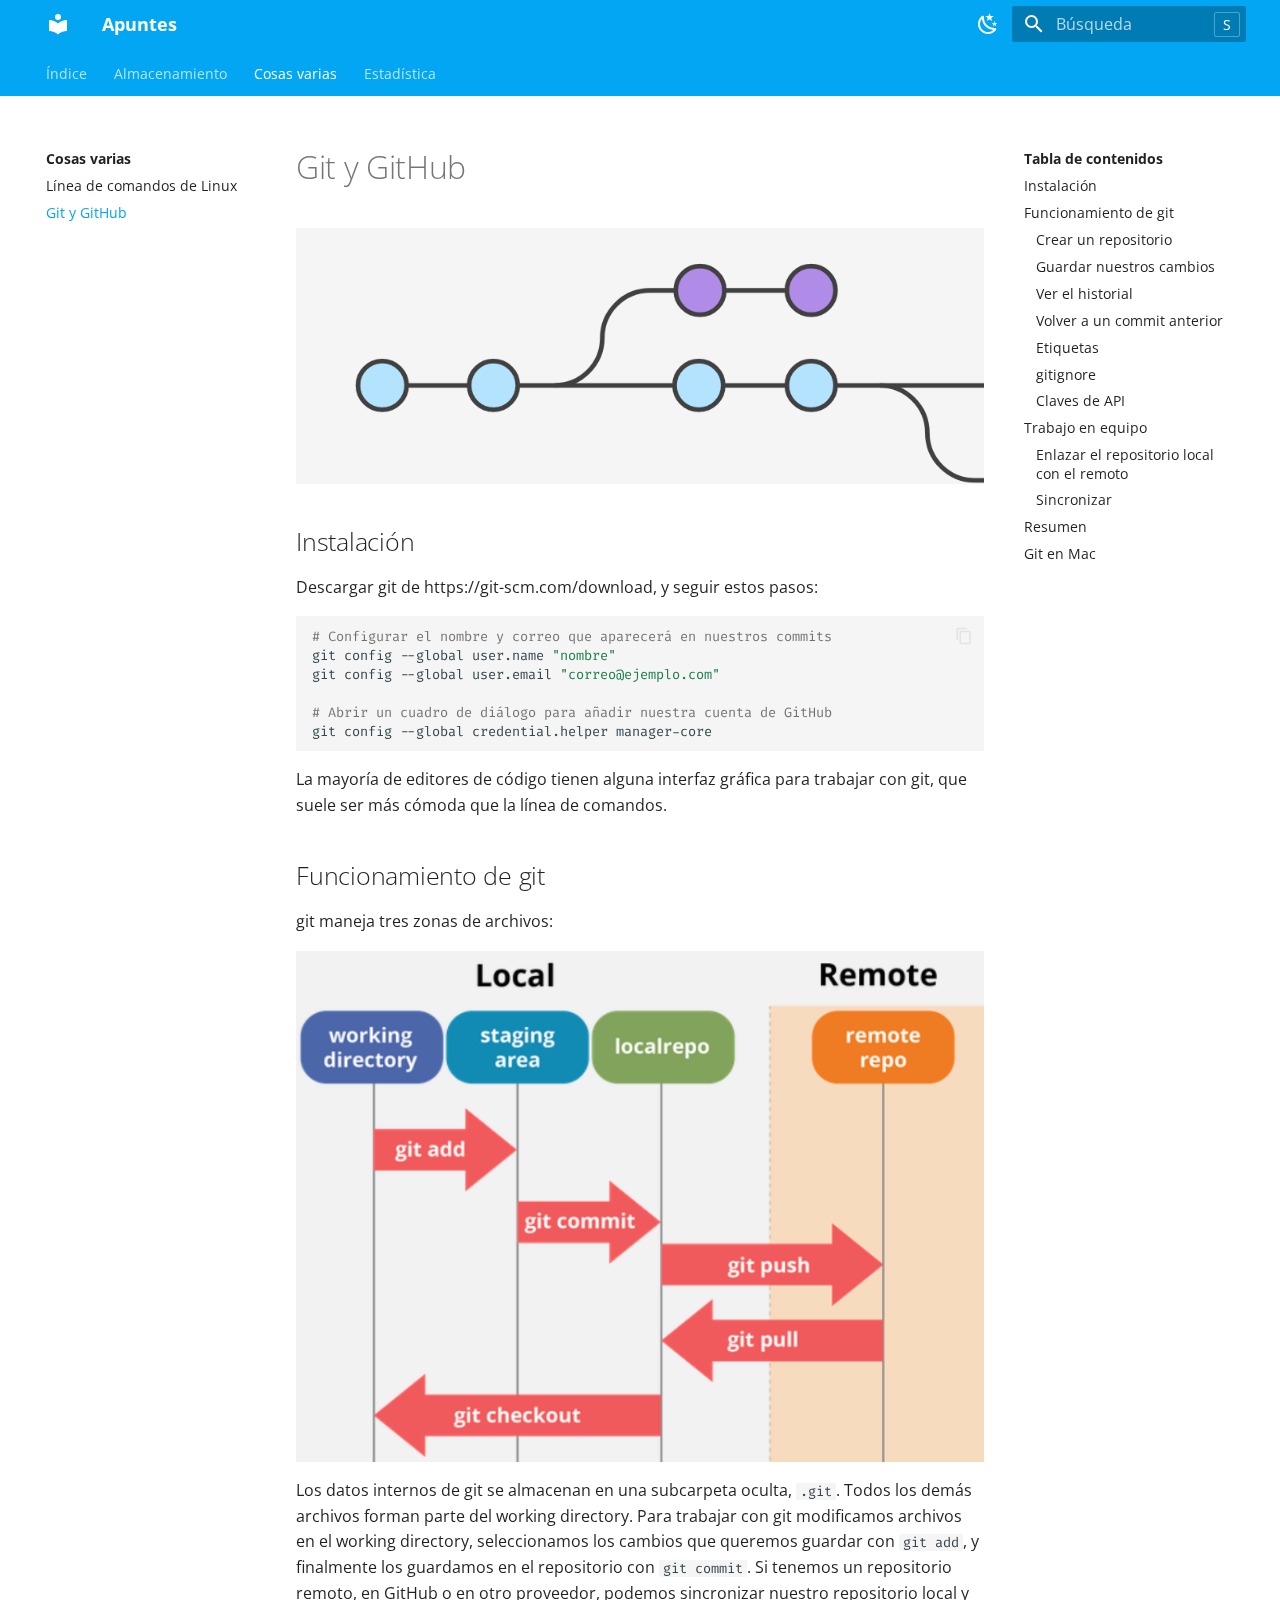
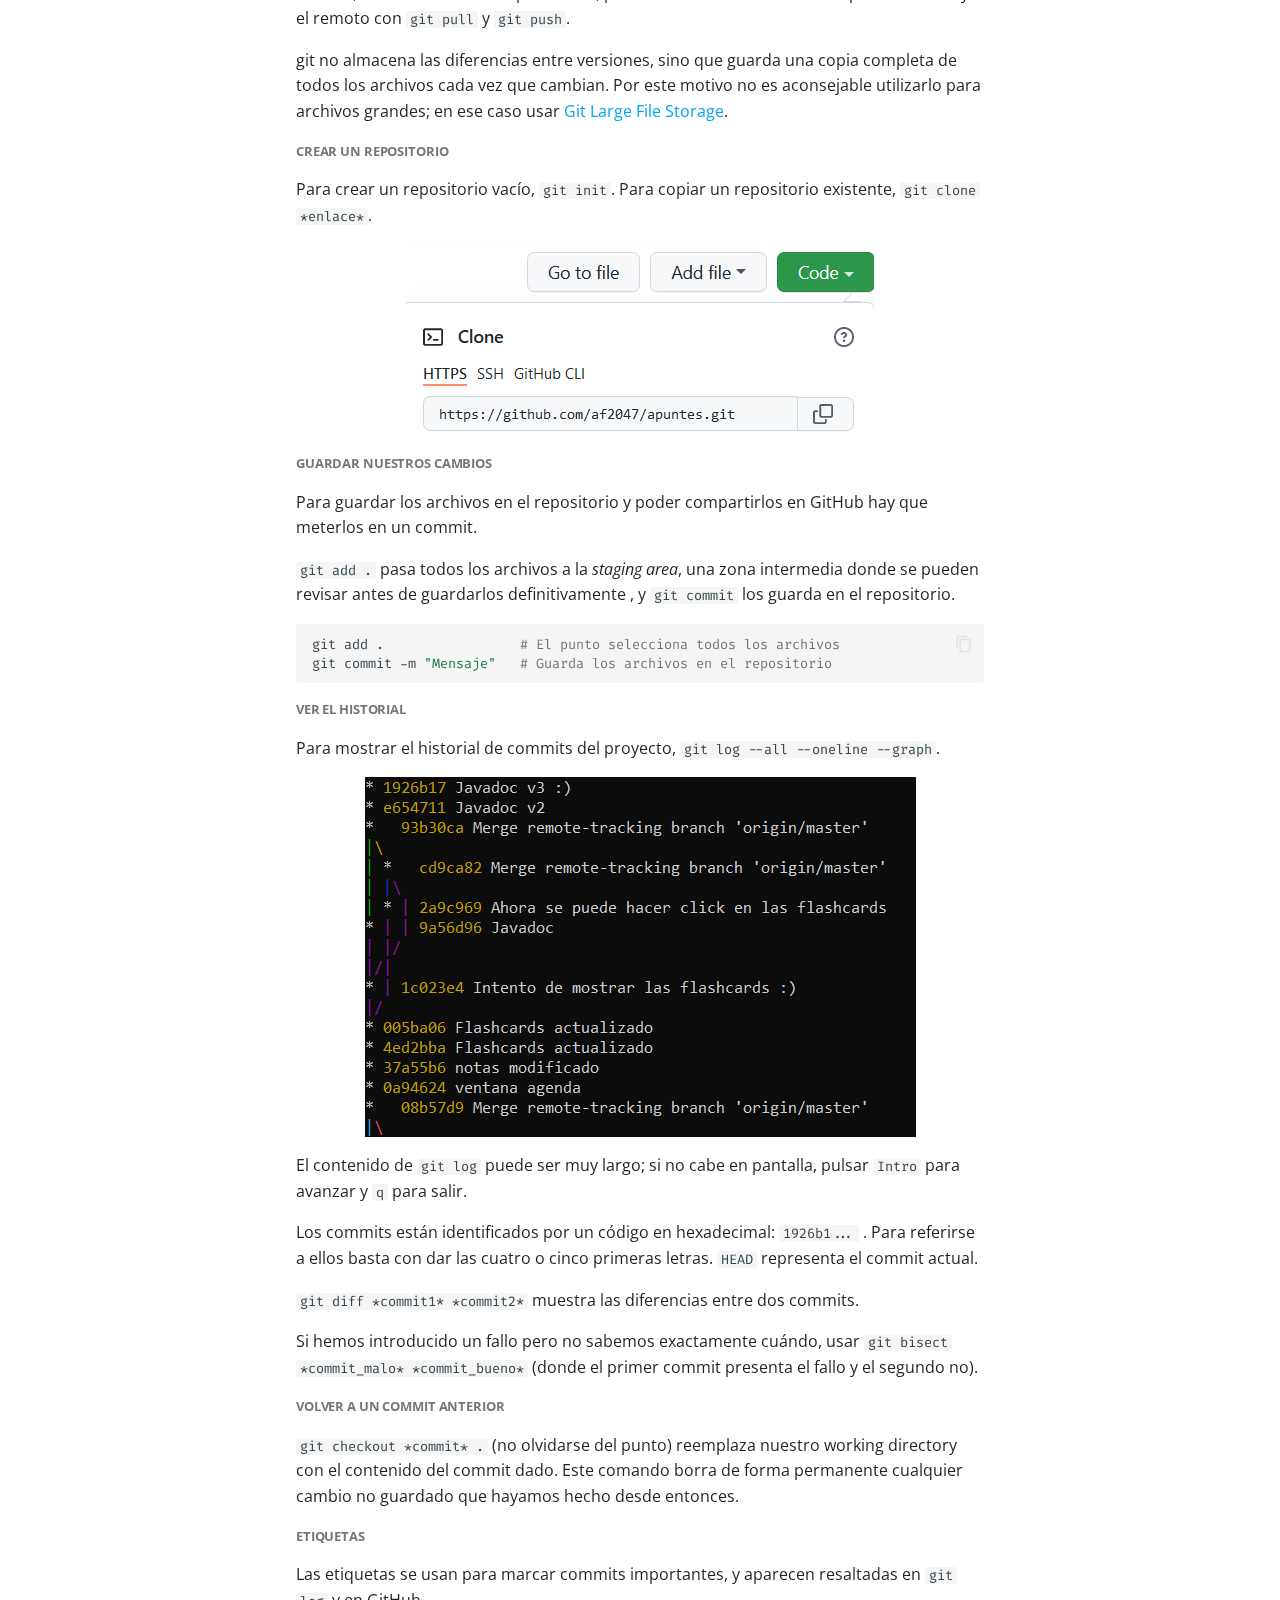
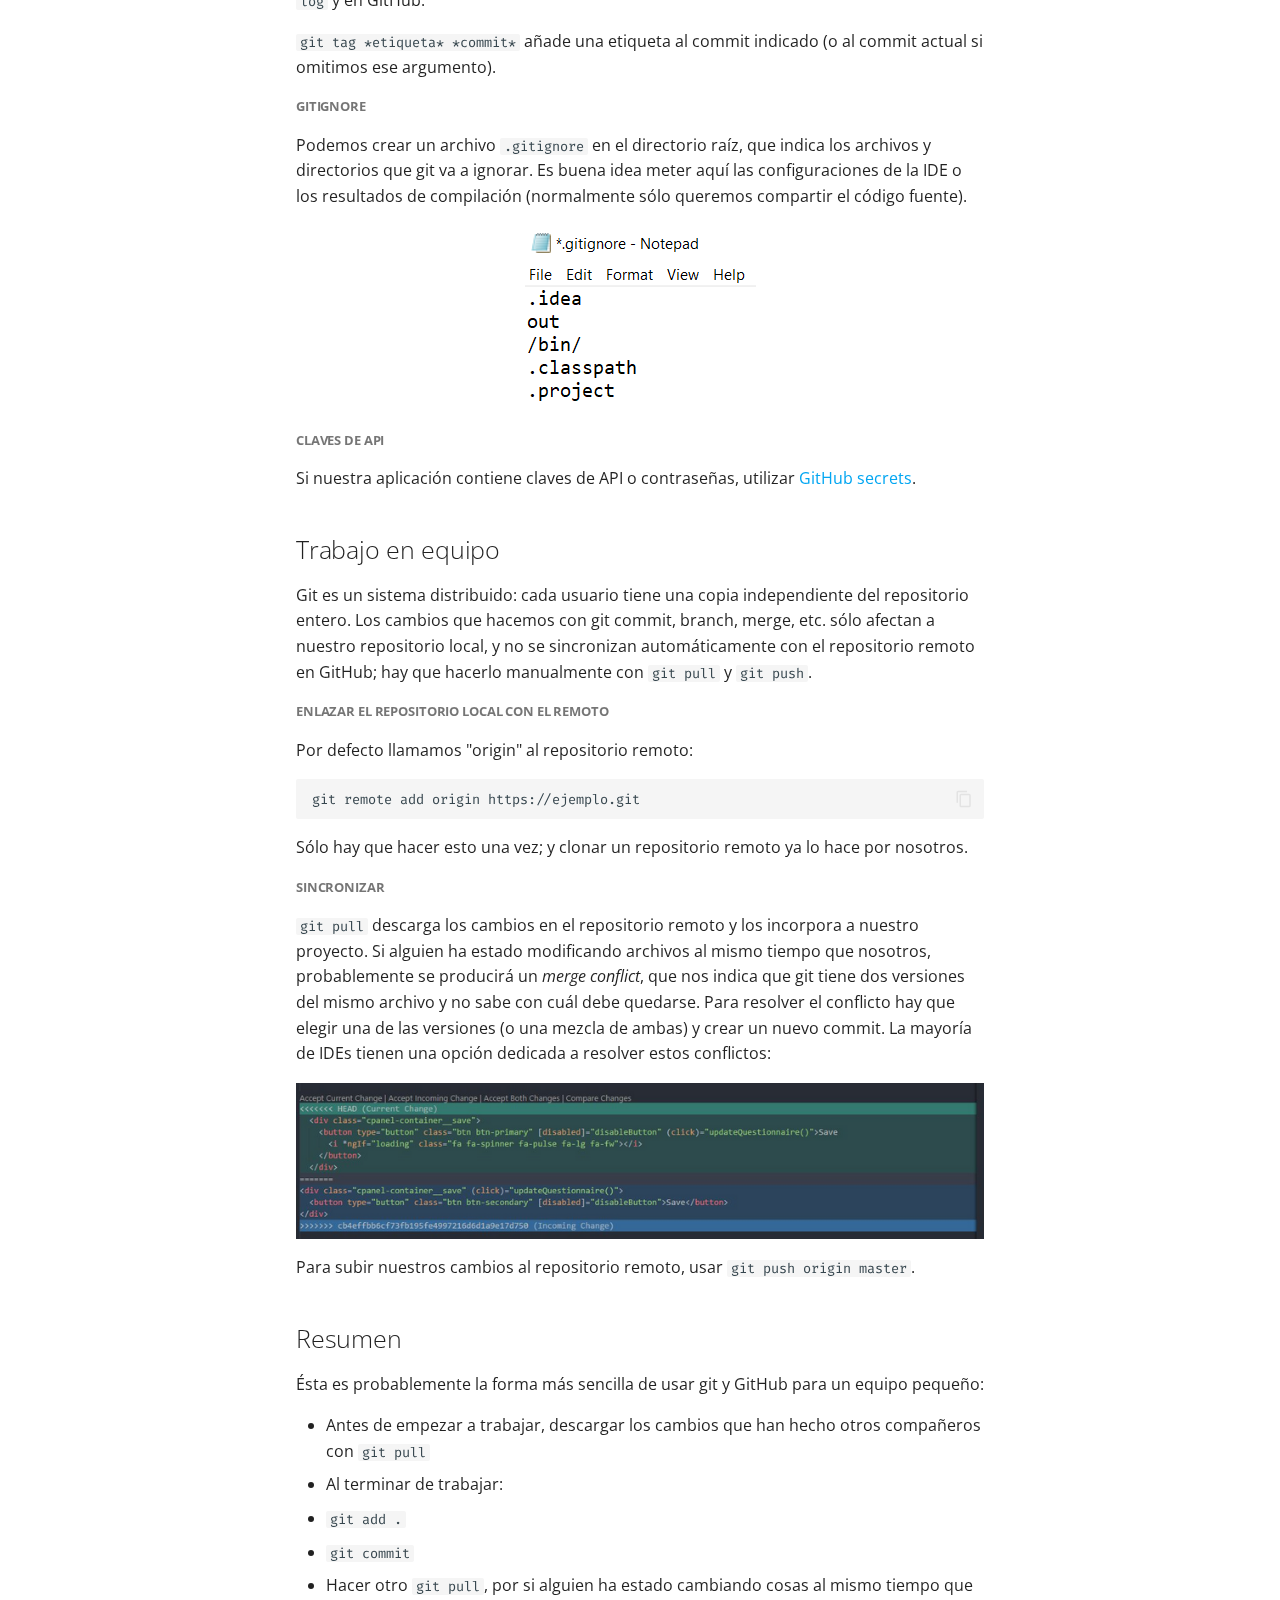
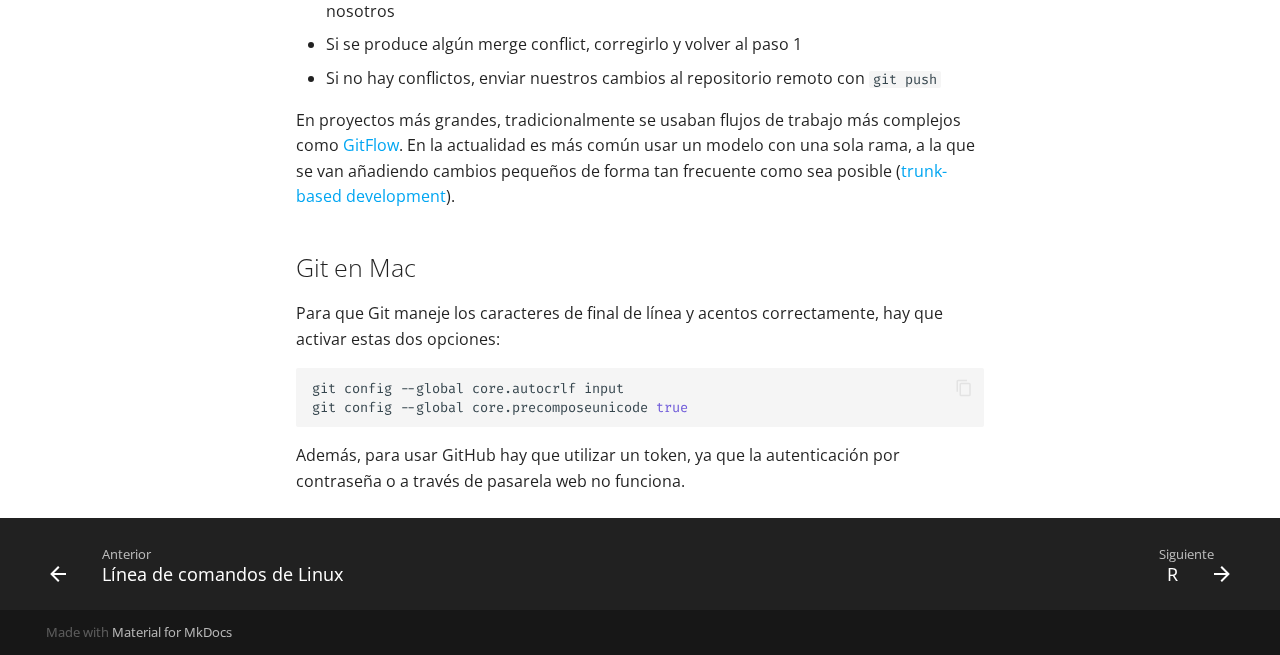
<file: Cosas varias/git/index.html>
<!doctype html>
<html lang="es" class="no-js">
  <head>
    
      <meta charset="utf-8">
      <meta name="viewport" content="width=device-width,initial-scale=1">
      
      
      
      <link rel="icon" href="../../assets/images/favicon.png">
      <meta name="generator" content="mkdocs-1.2.3, mkdocs-material-8.1.8">
    
    
      
        <title>Git y GitHub - Apuntes</title>
      
    
    
      <link rel="stylesheet" href="../../assets/stylesheets/main.6e60f8b8.min.css">
      
        
        <link rel="stylesheet" href="../../assets/stylesheets/palette.e6a45f82.min.css">
        
      
    
    
    
      
        
        <link rel="preconnect" href="https://fonts.gstatic.com" crossorigin>
        <link rel="stylesheet" href="https://fonts.googleapis.com/css?family=Open+Sans:300,400,400i,700%7CFira+Code&display=fallback">
        <style>:root{--md-text-font:"Open Sans";--md-code-font:"Fira Code"}</style>
      
    
    
      <link rel="stylesheet" href="../../stylesheets/extra.css">
    
      <link rel="stylesheet" href="../../css/ansi-colours.css">
    
      <link rel="stylesheet" href="../../css/jupyter-cells.css">
    
      <link rel="stylesheet" href="../../css/pandas-dataframe.css">
    
    <script>__md_scope=new URL("../..",location),__md_get=(e,_=localStorage,t=__md_scope)=>JSON.parse(_.getItem(t.pathname+"."+e)),__md_set=(e,_,t=localStorage,a=__md_scope)=>{try{t.setItem(a.pathname+"."+e,JSON.stringify(_))}catch(e){}}</script>
    
      

    
    
  </head>
  
  
    
    
      
    
    
    
    
    <body dir="ltr" data-md-color-scheme="default" data-md-color-primary="light-blue" data-md-color-accent="cyan">
  
    
    
      <script>var palette=__md_get("__palette");if(palette&&"object"==typeof palette.color)for(var key of Object.keys(palette.color))document.body.setAttribute("data-md-color-"+key,palette.color[key])</script>
    
    <input class="md-toggle" data-md-toggle="drawer" type="checkbox" id="__drawer" autocomplete="off">
    <input class="md-toggle" data-md-toggle="search" type="checkbox" id="__search" autocomplete="off">
    <label class="md-overlay" for="__drawer"></label>
    <div data-md-component="skip">
      
        
        <a href="#git-y-github" class="md-skip">
          Saltar a contenido
        </a>
      
    </div>
    <div data-md-component="announce">
      
    </div>
    
    
      

<header class="md-header" data-md-component="header">
  <nav class="md-header__inner md-grid" aria-label="Cabecera">
    <a href="../.." title="Apuntes" class="md-header__button md-logo" aria-label="Apuntes" data-md-component="logo">
      
  
  <svg xmlns="http://www.w3.org/2000/svg" viewBox="0 0 24 24"><path d="M12 8a3 3 0 0 0 3-3 3 3 0 0 0-3-3 3 3 0 0 0-3 3 3 3 0 0 0 3 3m0 3.54C9.64 9.35 6.5 8 3 8v11c3.5 0 6.64 1.35 9 3.54 2.36-2.19 5.5-3.54 9-3.54V8c-3.5 0-6.64 1.35-9 3.54z"/></svg>

    </a>
    <label class="md-header__button md-icon" for="__drawer">
      <svg xmlns="http://www.w3.org/2000/svg" viewBox="0 0 24 24"><path d="M3 6h18v2H3V6m0 5h18v2H3v-2m0 5h18v2H3v-2z"/></svg>
    </label>
    <div class="md-header__title" data-md-component="header-title">
      <div class="md-header__ellipsis">
        <div class="md-header__topic">
          <span class="md-ellipsis">
            Apuntes
          </span>
        </div>
        <div class="md-header__topic" data-md-component="header-topic">
          <span class="md-ellipsis">
            
              Git y GitHub
            
          </span>
        </div>
      </div>
    </div>
    
      <form class="md-header__option" data-md-component="palette">
        
          
          
          <input class="md-option" data-md-color-media="" data-md-color-scheme="default" data-md-color-primary="light-blue" data-md-color-accent="cyan"  aria-label="Cambiar a colores nocturnos"  type="radio" name="__palette" id="__palette_1">
          
            <label class="md-header__button md-icon" title="Cambiar a colores nocturnos" for="__palette_2" hidden>
              <svg xmlns="http://www.w3.org/2000/svg" viewBox="0 0 24 24"><path d="m17.75 4.09-2.53 1.94.91 3.06-2.63-1.81-2.63 1.81.91-3.06-2.53-1.94L12.44 4l1.06-3 1.06 3 3.19.09m3.5 6.91-1.64 1.25.59 1.98-1.7-1.17-1.7 1.17.59-1.98L15.75 11l2.06-.05L18.5 9l.69 1.95 2.06.05m-2.28 4.95c.83-.08 1.72 1.1 1.19 1.85-.32.45-.66.87-1.08 1.27C15.17 23 8.84 23 4.94 19.07c-3.91-3.9-3.91-10.24 0-14.14.4-.4.82-.76 1.27-1.08.75-.53 1.93.36 1.85 1.19-.27 2.86.69 5.83 2.89 8.02a9.96 9.96 0 0 0 8.02 2.89m-1.64 2.02a12.08 12.08 0 0 1-7.8-3.47c-2.17-2.19-3.33-5-3.49-7.82-2.81 3.14-2.7 7.96.31 10.98 3.02 3.01 7.84 3.12 10.98.31z"/></svg>
            </label>
          
        
          
          
          <input class="md-option" data-md-color-media="" data-md-color-scheme="slate" data-md-color-primary="purple" data-md-color-accent="purple"  aria-label="Cambiar a colores diurnos"  type="radio" name="__palette" id="__palette_2">
          
            <label class="md-header__button md-icon" title="Cambiar a colores diurnos" for="__palette_1" hidden>
              <svg xmlns="http://www.w3.org/2000/svg" viewBox="0 0 24 24"><path d="M12 7a5 5 0 0 1 5 5 5 5 0 0 1-5 5 5 5 0 0 1-5-5 5 5 0 0 1 5-5m0 2a3 3 0 0 0-3 3 3 3 0 0 0 3 3 3 3 0 0 0 3-3 3 3 0 0 0-3-3m0-7 2.39 3.42C13.65 5.15 12.84 5 12 5c-.84 0-1.65.15-2.39.42L12 2M3.34 7l4.16-.35A7.2 7.2 0 0 0 5.94 8.5c-.44.74-.69 1.5-.83 2.29L3.34 7m.02 10 1.76-3.77a7.131 7.131 0 0 0 2.38 4.14L3.36 17M20.65 7l-1.77 3.79a7.023 7.023 0 0 0-2.38-4.15l4.15.36m-.01 10-4.14.36c.59-.51 1.12-1.14 1.54-1.86.42-.73.69-1.5.83-2.29L20.64 17M12 22l-2.41-3.44c.74.27 1.55.44 2.41.44.82 0 1.63-.17 2.37-.44L12 22z"/></svg>
            </label>
          
        
      </form>
    
    
    
      <label class="md-header__button md-icon" for="__search">
        <svg xmlns="http://www.w3.org/2000/svg" viewBox="0 0 24 24"><path d="M9.5 3A6.5 6.5 0 0 1 16 9.5c0 1.61-.59 3.09-1.56 4.23l.27.27h.79l5 5-1.5 1.5-5-5v-.79l-.27-.27A6.516 6.516 0 0 1 9.5 16 6.5 6.5 0 0 1 3 9.5 6.5 6.5 0 0 1 9.5 3m0 2C7 5 5 7 5 9.5S7 14 9.5 14 14 12 14 9.5 12 5 9.5 5z"/></svg>
      </label>
      <div class="md-search" data-md-component="search" role="dialog">
  <label class="md-search__overlay" for="__search"></label>
  <div class="md-search__inner" role="search">
    <form class="md-search__form" name="search">
      <input type="text" class="md-search__input" name="query" aria-label="Búsqueda" placeholder="Búsqueda" autocapitalize="off" autocorrect="off" autocomplete="off" spellcheck="false" data-md-component="search-query" required>
      <label class="md-search__icon md-icon" for="__search">
        <svg xmlns="http://www.w3.org/2000/svg" viewBox="0 0 24 24"><path d="M9.5 3A6.5 6.5 0 0 1 16 9.5c0 1.61-.59 3.09-1.56 4.23l.27.27h.79l5 5-1.5 1.5-5-5v-.79l-.27-.27A6.516 6.516 0 0 1 9.5 16 6.5 6.5 0 0 1 3 9.5 6.5 6.5 0 0 1 9.5 3m0 2C7 5 5 7 5 9.5S7 14 9.5 14 14 12 14 9.5 12 5 9.5 5z"/></svg>
        <svg xmlns="http://www.w3.org/2000/svg" viewBox="0 0 24 24"><path d="M20 11v2H8l5.5 5.5-1.42 1.42L4.16 12l7.92-7.92L13.5 5.5 8 11h12z"/></svg>
      </label>
      <nav class="md-search__options" aria-label="Search">
        
        <button type="reset" class="md-search__icon md-icon" aria-label="Limpiar" tabindex="-1">
          <svg xmlns="http://www.w3.org/2000/svg" viewBox="0 0 24 24"><path d="M19 6.41 17.59 5 12 10.59 6.41 5 5 6.41 10.59 12 5 17.59 6.41 19 12 13.41 17.59 19 19 17.59 13.41 12 19 6.41z"/></svg>
        </button>
      </nav>
      
    </form>
    <div class="md-search__output">
      <div class="md-search__scrollwrap" data-md-scrollfix>
        <div class="md-search-result" data-md-component="search-result">
          <div class="md-search-result__meta">
            Inicializando búsqueda
          </div>
          <ol class="md-search-result__list"></ol>
        </div>
      </div>
    </div>
  </div>
</div>
    
    
  </nav>
  
</header>
    
    <div class="md-container" data-md-component="container">
      
      
        
          
            
<nav class="md-tabs" aria-label="Pestañas" data-md-component="tabs">
  <div class="md-tabs__inner md-grid">
    <ul class="md-tabs__list">
      
        
  
  


  <li class="md-tabs__item">
    <a href="../.." class="md-tabs__link">
      Índice
    </a>
  </li>

      
        
  
  


  
  
  
    <li class="md-tabs__item">
      <a href="../../Almacenamiento/mongodb/" class="md-tabs__link">
        Almacenamiento
      </a>
    </li>
  

      
        
  
  
    
  


  
  
  
    <li class="md-tabs__item">
      <a href="../Linux/" class="md-tabs__link md-tabs__link--active">
        Cosas varias
      </a>
    </li>
  

      
        
  
  


  
  
  
    <li class="md-tabs__item">
      <a href="../../Estad%C3%ADstica/R/" class="md-tabs__link">
        Estadística
      </a>
    </li>
  

      
    </ul>
  </div>
</nav>
          
        
      
      <main class="md-main" data-md-component="main">
        <div class="md-main__inner md-grid">
          
            
              
              <div class="md-sidebar md-sidebar--primary" data-md-component="sidebar" data-md-type="navigation" >
                <div class="md-sidebar__scrollwrap">
                  <div class="md-sidebar__inner">
                    

  


<nav class="md-nav md-nav--primary md-nav--lifted" aria-label="Navegación" data-md-level="0">
  <label class="md-nav__title" for="__drawer">
    <a href="../.." title="Apuntes" class="md-nav__button md-logo" aria-label="Apuntes" data-md-component="logo">
      
  
  <svg xmlns="http://www.w3.org/2000/svg" viewBox="0 0 24 24"><path d="M12 8a3 3 0 0 0 3-3 3 3 0 0 0-3-3 3 3 0 0 0-3 3 3 3 0 0 0 3 3m0 3.54C9.64 9.35 6.5 8 3 8v11c3.5 0 6.64 1.35 9 3.54 2.36-2.19 5.5-3.54 9-3.54V8c-3.5 0-6.64 1.35-9 3.54z"/></svg>

    </a>
    Apuntes
  </label>
  
  <ul class="md-nav__list" data-md-scrollfix>
    
      
      
      

  
  
  
    <li class="md-nav__item">
      <a href="../.." class="md-nav__link">
        Índice
      </a>
    </li>
  

    
      
      
      

  
  
  
    
    <li class="md-nav__item md-nav__item--nested">
      
      
        <input class="md-nav__toggle md-toggle" data-md-toggle="__nav_2" type="checkbox" id="__nav_2" >
      
      
      
      
        <label class="md-nav__link" for="__nav_2">
          Almacenamiento
          <span class="md-nav__icon md-icon"></span>
        </label>
      
      <nav class="md-nav" aria-label="Almacenamiento" data-md-level="1">
        <label class="md-nav__title" for="__nav_2">
          <span class="md-nav__icon md-icon"></span>
          Almacenamiento
        </label>
        <ul class="md-nav__list" data-md-scrollfix>
          
            
              
  
  
  
    <li class="md-nav__item">
      <a href="../../Almacenamiento/mongodb/" class="md-nav__link">
        MongoDB
      </a>
    </li>
  

            
          
            
              
  
  
  
    <li class="md-nav__item">
      <a href="../../Almacenamiento/mongodbatlas/" class="md-nav__link">
        MongoDB Atlas
      </a>
    </li>
  

            
          
            
              
  
  
  
    <li class="md-nav__item">
      <a href="../../Almacenamiento/spark-dataframes/" class="md-nav__link">
        Spark dataframes
      </a>
    </li>
  

            
          
            
              
  
  
  
    <li class="md-nav__item">
      <a href="../../Almacenamiento/spark/" class="md-nav__link">
        Spark
      </a>
    </li>
  

            
          
            
              
  
  
  
    <li class="md-nav__item">
      <a href="../../Almacenamiento/sql/" class="md-nav__link">
        SQL
      </a>
    </li>
  

            
          
        </ul>
      </nav>
    </li>
  

    
      
      
      

  
  
    
  
  
    
    <li class="md-nav__item md-nav__item--active md-nav__item--nested">
      
      
        <input class="md-nav__toggle md-toggle" data-md-toggle="__nav_3" type="checkbox" id="__nav_3" checked>
      
      
      
      
        <label class="md-nav__link" for="__nav_3">
          Cosas varias
          <span class="md-nav__icon md-icon"></span>
        </label>
      
      <nav class="md-nav" aria-label="Cosas varias" data-md-level="1">
        <label class="md-nav__title" for="__nav_3">
          <span class="md-nav__icon md-icon"></span>
          Cosas varias
        </label>
        <ul class="md-nav__list" data-md-scrollfix>
          
            
              
  
  
  
    <li class="md-nav__item">
      <a href="../Linux/" class="md-nav__link">
        Línea de comandos de Linux
      </a>
    </li>
  

            
          
            
              
  
  
    
  
  
    <li class="md-nav__item md-nav__item--active">
      
      <input class="md-nav__toggle md-toggle" data-md-toggle="toc" type="checkbox" id="__toc">
      
      
        
      
      
        <label class="md-nav__link md-nav__link--active" for="__toc">
          Git y GitHub
          <span class="md-nav__icon md-icon"></span>
        </label>
      
      <a href="./" class="md-nav__link md-nav__link--active">
        Git y GitHub
      </a>
      
        

<nav class="md-nav md-nav--secondary" aria-label="Tabla de contenidos">
  
  
  
    
  
  
    <label class="md-nav__title" for="__toc">
      <span class="md-nav__icon md-icon"></span>
      Tabla de contenidos
    </label>
    <ul class="md-nav__list" data-md-component="toc" data-md-scrollfix>
      
        <li class="md-nav__item">
  <a href="#instalacion" class="md-nav__link">
    Instalación
  </a>
  
</li>
      
        <li class="md-nav__item">
  <a href="#funcionamiento-de-git" class="md-nav__link">
    Funcionamiento de git
  </a>
  
    <nav class="md-nav" aria-label="Funcionamiento de git">
      <ul class="md-nav__list">
        
          <li class="md-nav__item">
  <a href="#crear-un-repositorio" class="md-nav__link">
    Crear un repositorio
  </a>
  
</li>
        
          <li class="md-nav__item">
  <a href="#guardar-nuestros-cambios" class="md-nav__link">
    Guardar nuestros cambios
  </a>
  
</li>
        
          <li class="md-nav__item">
  <a href="#ver-el-historial" class="md-nav__link">
    Ver el historial
  </a>
  
</li>
        
          <li class="md-nav__item">
  <a href="#volver-a-un-commit-anterior" class="md-nav__link">
    Volver a un commit anterior
  </a>
  
</li>
        
          <li class="md-nav__item">
  <a href="#etiquetas" class="md-nav__link">
    Etiquetas
  </a>
  
</li>
        
          <li class="md-nav__item">
  <a href="#gitignore" class="md-nav__link">
    gitignore
  </a>
  
</li>
        
          <li class="md-nav__item">
  <a href="#claves-de-api" class="md-nav__link">
    Claves de API
  </a>
  
</li>
        
      </ul>
    </nav>
  
</li>
      
        <li class="md-nav__item">
  <a href="#trabajo-en-equipo" class="md-nav__link">
    Trabajo en equipo
  </a>
  
    <nav class="md-nav" aria-label="Trabajo en equipo">
      <ul class="md-nav__list">
        
          <li class="md-nav__item">
  <a href="#enlazar-el-repositorio-local-con-el-remoto" class="md-nav__link">
    Enlazar el repositorio local con el remoto
  </a>
  
</li>
        
          <li class="md-nav__item">
  <a href="#sincronizar" class="md-nav__link">
    Sincronizar
  </a>
  
</li>
        
      </ul>
    </nav>
  
</li>
      
        <li class="md-nav__item">
  <a href="#resumen" class="md-nav__link">
    Resumen
  </a>
  
</li>
      
        <li class="md-nav__item">
  <a href="#git-en-mac" class="md-nav__link">
    Git en Mac
  </a>
  
</li>
      
    </ul>
  
</nav>
      
    </li>
  

            
          
        </ul>
      </nav>
    </li>
  

    
      
      
      

  
  
  
    
    <li class="md-nav__item md-nav__item--nested">
      
      
        <input class="md-nav__toggle md-toggle" data-md-toggle="__nav_4" type="checkbox" id="__nav_4" >
      
      
      
      
        <label class="md-nav__link" for="__nav_4">
          Estadística
          <span class="md-nav__icon md-icon"></span>
        </label>
      
      <nav class="md-nav" aria-label="Estadística" data-md-level="1">
        <label class="md-nav__title" for="__nav_4">
          <span class="md-nav__icon md-icon"></span>
          Estadística
        </label>
        <ul class="md-nav__list" data-md-scrollfix>
          
            
              
  
  
  
    <li class="md-nav__item">
      <a href="../../Estad%C3%ADstica/R/" class="md-nav__link">
        R
      </a>
    </li>
  

            
          
        </ul>
      </nav>
    </li>
  

    
  </ul>
</nav>
                  </div>
                </div>
              </div>
            
            
              
              <div class="md-sidebar md-sidebar--secondary" data-md-component="sidebar" data-md-type="toc" >
                <div class="md-sidebar__scrollwrap">
                  <div class="md-sidebar__inner">
                    

<nav class="md-nav md-nav--secondary" aria-label="Tabla de contenidos">
  
  
  
    
  
  
    <label class="md-nav__title" for="__toc">
      <span class="md-nav__icon md-icon"></span>
      Tabla de contenidos
    </label>
    <ul class="md-nav__list" data-md-component="toc" data-md-scrollfix>
      
        <li class="md-nav__item">
  <a href="#instalacion" class="md-nav__link">
    Instalación
  </a>
  
</li>
      
        <li class="md-nav__item">
  <a href="#funcionamiento-de-git" class="md-nav__link">
    Funcionamiento de git
  </a>
  
    <nav class="md-nav" aria-label="Funcionamiento de git">
      <ul class="md-nav__list">
        
          <li class="md-nav__item">
  <a href="#crear-un-repositorio" class="md-nav__link">
    Crear un repositorio
  </a>
  
</li>
        
          <li class="md-nav__item">
  <a href="#guardar-nuestros-cambios" class="md-nav__link">
    Guardar nuestros cambios
  </a>
  
</li>
        
          <li class="md-nav__item">
  <a href="#ver-el-historial" class="md-nav__link">
    Ver el historial
  </a>
  
</li>
        
          <li class="md-nav__item">
  <a href="#volver-a-un-commit-anterior" class="md-nav__link">
    Volver a un commit anterior
  </a>
  
</li>
        
          <li class="md-nav__item">
  <a href="#etiquetas" class="md-nav__link">
    Etiquetas
  </a>
  
</li>
        
          <li class="md-nav__item">
  <a href="#gitignore" class="md-nav__link">
    gitignore
  </a>
  
</li>
        
          <li class="md-nav__item">
  <a href="#claves-de-api" class="md-nav__link">
    Claves de API
  </a>
  
</li>
        
      </ul>
    </nav>
  
</li>
      
        <li class="md-nav__item">
  <a href="#trabajo-en-equipo" class="md-nav__link">
    Trabajo en equipo
  </a>
  
    <nav class="md-nav" aria-label="Trabajo en equipo">
      <ul class="md-nav__list">
        
          <li class="md-nav__item">
  <a href="#enlazar-el-repositorio-local-con-el-remoto" class="md-nav__link">
    Enlazar el repositorio local con el remoto
  </a>
  
</li>
        
          <li class="md-nav__item">
  <a href="#sincronizar" class="md-nav__link">
    Sincronizar
  </a>
  
</li>
        
      </ul>
    </nav>
  
</li>
      
        <li class="md-nav__item">
  <a href="#resumen" class="md-nav__link">
    Resumen
  </a>
  
</li>
      
        <li class="md-nav__item">
  <a href="#git-en-mac" class="md-nav__link">
    Git en Mac
  </a>
  
</li>
      
    </ul>
  
</nav>
                  </div>
                </div>
              </div>
            
          
          <div class="md-content" data-md-component="content">
            <article class="md-content__inner md-typeset">
              
                

<h1 id="git-y-github">Git y GitHub</h1>
<p><img alt="" src="../images/git/image-20211101152358320.png" /></p>
<h2 id="instalacion">Instalación</h2>
<p>Descargar git de https://git-scm.com/download, y seguir estos pasos:</p>
<div class="highlight"><pre><span></span><code><span class="c1"># Configurar el nombre y correo que aparecerá en nuestros commits</span>
git config --global user.name <span class="s2">&quot;nombre&quot;</span>
git config --global user.email <span class="s2">&quot;correo@ejemplo.com&quot;</span>

<span class="c1"># Abrir un cuadro de diálogo para añadir nuestra cuenta de GitHub</span>
git config --global credential.helper manager-core
</code></pre></div>
<p>La mayoría de editores de código tienen alguna interfaz gráfica para trabajar con git, que suele ser más cómoda que la línea de comandos.</p>
<h2 id="funcionamiento-de-git">Funcionamiento de git</h2>
<p>git maneja tres zonas de archivos:</p>
<p><img alt="Fuente: greenido.wordpress.com" src="../images/git/image-20211101161616701.png" /></p>
<p>Los datos internos de git se almacenan en una subcarpeta oculta, <code>.git</code>. Todos los demás archivos forman parte del working directory. Para trabajar con git modificamos archivos en el working directory, seleccionamos los cambios que queremos guardar con <code>git add</code>, y finalmente los guardamos en el repositorio con <code>git commit</code>. Si tenemos un repositorio remoto, en GitHub o en otro proveedor, podemos sincronizar nuestro repositorio local y el remoto con <code>git pull</code> y <code>git push</code>.</p>
<p>git no almacena las diferencias entre versiones, sino que guarda una copia completa de todos los archivos cada vez que cambian. Por este motivo no es aconsejable utilizarlo para archivos grandes; en ese caso usar <a href="https://git-lfs.github.com/">Git Large File Storage</a>.</p>
<h5 id="crear-un-repositorio">Crear un repositorio</h5>
<p>Para crear un repositorio vacío, <code>git init</code>. Para copiar un repositorio existente, <code>git clone *enlace*</code>. </p>
<p><img alt="En GitHub, pulsar en Code para ver el enlace." src="../image-20211101145546158.png" /></p>
<h5 id="guardar-nuestros-cambios">Guardar nuestros cambios</h5>
<p>Para guardar los archivos en el repositorio y poder compartirlos en GitHub hay que meterlos en un commit. </p>
<p><code>git add .</code> pasa todos los archivos a la <em>staging area</em>, una zona intermedia donde se pueden revisar antes de guardarlos definitivamente , y <code>git commit</code> los guarda en el repositorio.</p>
<div class="highlight"><pre><span></span><code>git add .                 <span class="c1"># El punto selecciona todos los archivos</span>
git commit -m <span class="s2">&quot;Mensaje&quot;</span>   <span class="c1"># Guarda los archivos en el repositorio</span>
</code></pre></div>
<h5 id="ver-el-historial">Ver el historial</h5>
<p>Para mostrar el historial de commits del proyecto, <code>git log --all --oneline --graph</code>.</p>
<p><img alt="Ejemplo de git log" src="../images/git/image-20211101181054706.png" /></p>
<p>El contenido de <code>git log</code> puede ser muy largo; si no cabe en pantalla, pulsar <code>Intro</code> para avanzar y <code>q</code> para salir.</p>
<p>Los commits están identificados por un código en hexadecimal: <code>1926b1...</code> . Para referirse a ellos basta con dar las cuatro o cinco primeras letras. <code>HEAD</code> representa el commit actual.</p>
<p><code>git diff *commit1* *commit2*</code> muestra las diferencias entre dos commits.</p>
<p>Si hemos introducido un fallo pero no sabemos exactamente cuándo, usar <code>git bisect *commit_malo* *commit_bueno*</code> (donde el primer commit presenta el fallo y el segundo no).</p>
<h5 id="volver-a-un-commit-anterior">Volver a un commit anterior</h5>
<p><code>git checkout *commit* .</code> (no olvidarse del punto) reemplaza nuestro working directory con el contenido del commit dado. Este comando borra de forma permanente cualquier cambio no guardado que hayamos hecho desde entonces.</p>
<h5 id="etiquetas">Etiquetas</h5>
<p>Las etiquetas se usan para marcar commits importantes, y aparecen resaltadas en <code>git log</code> y en GitHub.</p>
<p><code>git tag *etiqueta* *commit*</code> añade una etiqueta al commit indicado (o al commit actual si omitimos ese argumento).</p>
<h5 id="gitignore">gitignore</h5>
<p>Podemos crear un archivo <code>.gitignore</code> en el directorio raíz, que indica los archivos y directorios que git va a ignorar. Es buena idea meter aquí las configuraciones de la IDE o los resultados de compilación (normalmente sólo queremos compartir el código fuente).</p>
<p><img alt="Ejemplo de .gitignore para un proyecto en Java" src="../images/git/image-20211101152545078.png" /></p>
<h5 id="claves-de-api">Claves de API</h5>
<p>Si nuestra aplicación contiene claves de API o contraseñas, utilizar <a href="https://docs.github.com/en/actions/security-guides/encrypted-secrets#creating-encrypted-secrets-for-a-repository">GitHub secrets</a>.</p>
<h2 id="trabajo-en-equipo">Trabajo en equipo</h2>
<p>Git es un sistema distribuido: cada usuario tiene una copia independiente del repositorio entero. Los cambios que hacemos con git commit, branch, merge, etc. sólo afectan a nuestro repositorio local, y no se sincronizan automáticamente con el repositorio remoto en GitHub; hay que hacerlo manualmente con <code>git pull</code> y <code>git push</code>.</p>
<h5 id="enlazar-el-repositorio-local-con-el-remoto">Enlazar el repositorio local con el remoto</h5>
<p>Por defecto llamamos "origin" al repositorio remoto:</p>
<div class="highlight"><pre><span></span><code>git remote add origin https://ejemplo.git
</code></pre></div>
<p>Sólo hay que hacer esto una vez; y clonar un repositorio remoto ya lo hace por nosotros.</p>
<h5 id="sincronizar">Sincronizar</h5>
<p><code>git pull</code> descarga los cambios en el repositorio remoto y los incorpora a nuestro proyecto. Si alguien ha estado modificando archivos al mismo tiempo que nosotros, probablemente se producirá un <em>merge conflict</em>, que nos indica que git tiene dos versiones del mismo archivo y no sabe con cuál debe quedarse. Para resolver el conflicto hay que elegir una de las versiones (o una mezcla de ambas) y crear un nuevo commit. La mayoría de IDEs tienen una opción dedicada a resolver estos conflictos:</p>
<p><img alt="Interfaz de VS Code para merge conflicts" src="../images/git/image-20211101172340661.png" /></p>
<p>Para subir nuestros cambios al repositorio remoto, usar <code>git push origin master</code>.</p>
<h2 id="resumen">Resumen</h2>
<p>Ésta es probablemente la forma más sencilla de usar git y GitHub para un equipo pequeño:</p>
<ul>
<li>Antes de empezar a trabajar, descargar los cambios que han hecho otros compañeros con <code>git pull</code></li>
<li>
<p>Al terminar de trabajar:</p>
</li>
<li>
<p><code>git add .</code></p>
</li>
<li><code>git commit</code></li>
<li>Hacer otro <code>git pull</code>, por si alguien ha estado cambiando cosas al mismo tiempo que nosotros</li>
<li>Si se produce algún merge conflict, corregirlo y volver al paso 1</li>
<li>Si no hay conflictos, enviar nuestros cambios al repositorio remoto con <code>git push</code></li>
</ul>
<p>En proyectos más grandes, tradicionalmente se usaban flujos de trabajo más complejos como <a href="https://nvie.com/posts/a-successful-git-branching-model/">GitFlow</a>. En la actualidad es más común usar un modelo con una sola rama, a la que se van añadiendo cambios pequeños de forma tan frecuente como sea posible (<a href="https://www.atlassian.com/continuous-delivery/continuous-integration/trunk-based-development">trunk-based development</a>).</p>
<h2 id="git-en-mac">Git en Mac</h2>
<p>Para que Git maneje los caracteres de final de línea y acentos correctamente, hay que activar estas dos opciones:</p>
<div class="highlight"><pre><span></span><code>git config --global core.autocrlf input
git config --global core.precomposeunicode <span class="nb">true</span>
</code></pre></div>
<p>Además, para usar GitHub hay que utilizar un token, ya que la autenticación por contraseña o a través de pasarela web no funciona.</p>

              
            </article>
          </div>
        </div>
        
      </main>
      
        <footer class="md-footer">
  
    <nav class="md-footer__inner md-grid" aria-label="Pie">
      
        
        <a href="../Linux/" class="md-footer__link md-footer__link--prev" aria-label="Anterior: Línea de comandos de Linux" rel="prev">
          <div class="md-footer__button md-icon">
            <svg xmlns="http://www.w3.org/2000/svg" viewBox="0 0 24 24"><path d="M20 11v2H8l5.5 5.5-1.42 1.42L4.16 12l7.92-7.92L13.5 5.5 8 11h12z"/></svg>
          </div>
          <div class="md-footer__title">
            <div class="md-ellipsis">
              <span class="md-footer__direction">
                Anterior
              </span>
              Línea de comandos de Linux
            </div>
          </div>
        </a>
      
      
        
        <a href="../../Estad%C3%ADstica/R/" class="md-footer__link md-footer__link--next" aria-label="Siguiente: R" rel="next">
          <div class="md-footer__title">
            <div class="md-ellipsis">
              <span class="md-footer__direction">
                Siguiente
              </span>
              R
            </div>
          </div>
          <div class="md-footer__button md-icon">
            <svg xmlns="http://www.w3.org/2000/svg" viewBox="0 0 24 24"><path d="M4 11v2h12l-5.5 5.5 1.42 1.42L19.84 12l-7.92-7.92L10.5 5.5 16 11H4z"/></svg>
          </div>
        </a>
      
    </nav>
  
  <div class="md-footer-meta md-typeset">
    <div class="md-footer-meta__inner md-grid">
      <div class="md-copyright">
  
  
    Made with
    <a href="https://squidfunk.github.io/mkdocs-material/" target="_blank" rel="noopener">
      Material for MkDocs
    </a>
  
</div>
      
    </div>
  </div>
</footer>
      
    </div>
    <div class="md-dialog" data-md-component="dialog">
      <div class="md-dialog__inner md-typeset"></div>
    </div>
    <script id="__config" type="application/json">{"base": "../..", "features": ["navigation.sections", "navigation.tabs", "navigation.instant"], "translations": {"clipboard.copy": "Copiar al portapapeles", "clipboard.copied": "Copiado al portapapeles", "search.config.lang": "es", "search.config.pipeline": "trimmer, stopWordFilter", "search.config.separator": "[\\s\\-]+", "search.placeholder": "B\u00fasqueda", "search.result.placeholder": "Teclee para comenzar b\u00fasqueda", "search.result.none": "No se encontraron documentos", "search.result.one": "1 documento encontrado", "search.result.other": "# documentos encontrados", "search.result.more.one": "1 m\u00e1s en esta p\u00e1gina", "search.result.more.other": "# m\u00e1s en esta p\u00e1gina", "search.result.term.missing": "Falta", "select.version.title": "Seleccionar versi\u00f3n"}, "search": "../../assets/javascripts/workers/search.22074ed6.min.js"}</script>
    
    
      <script src="../../assets/javascripts/bundle.960e086b.min.js"></script>
      
    
  </body>
</html>
</file>
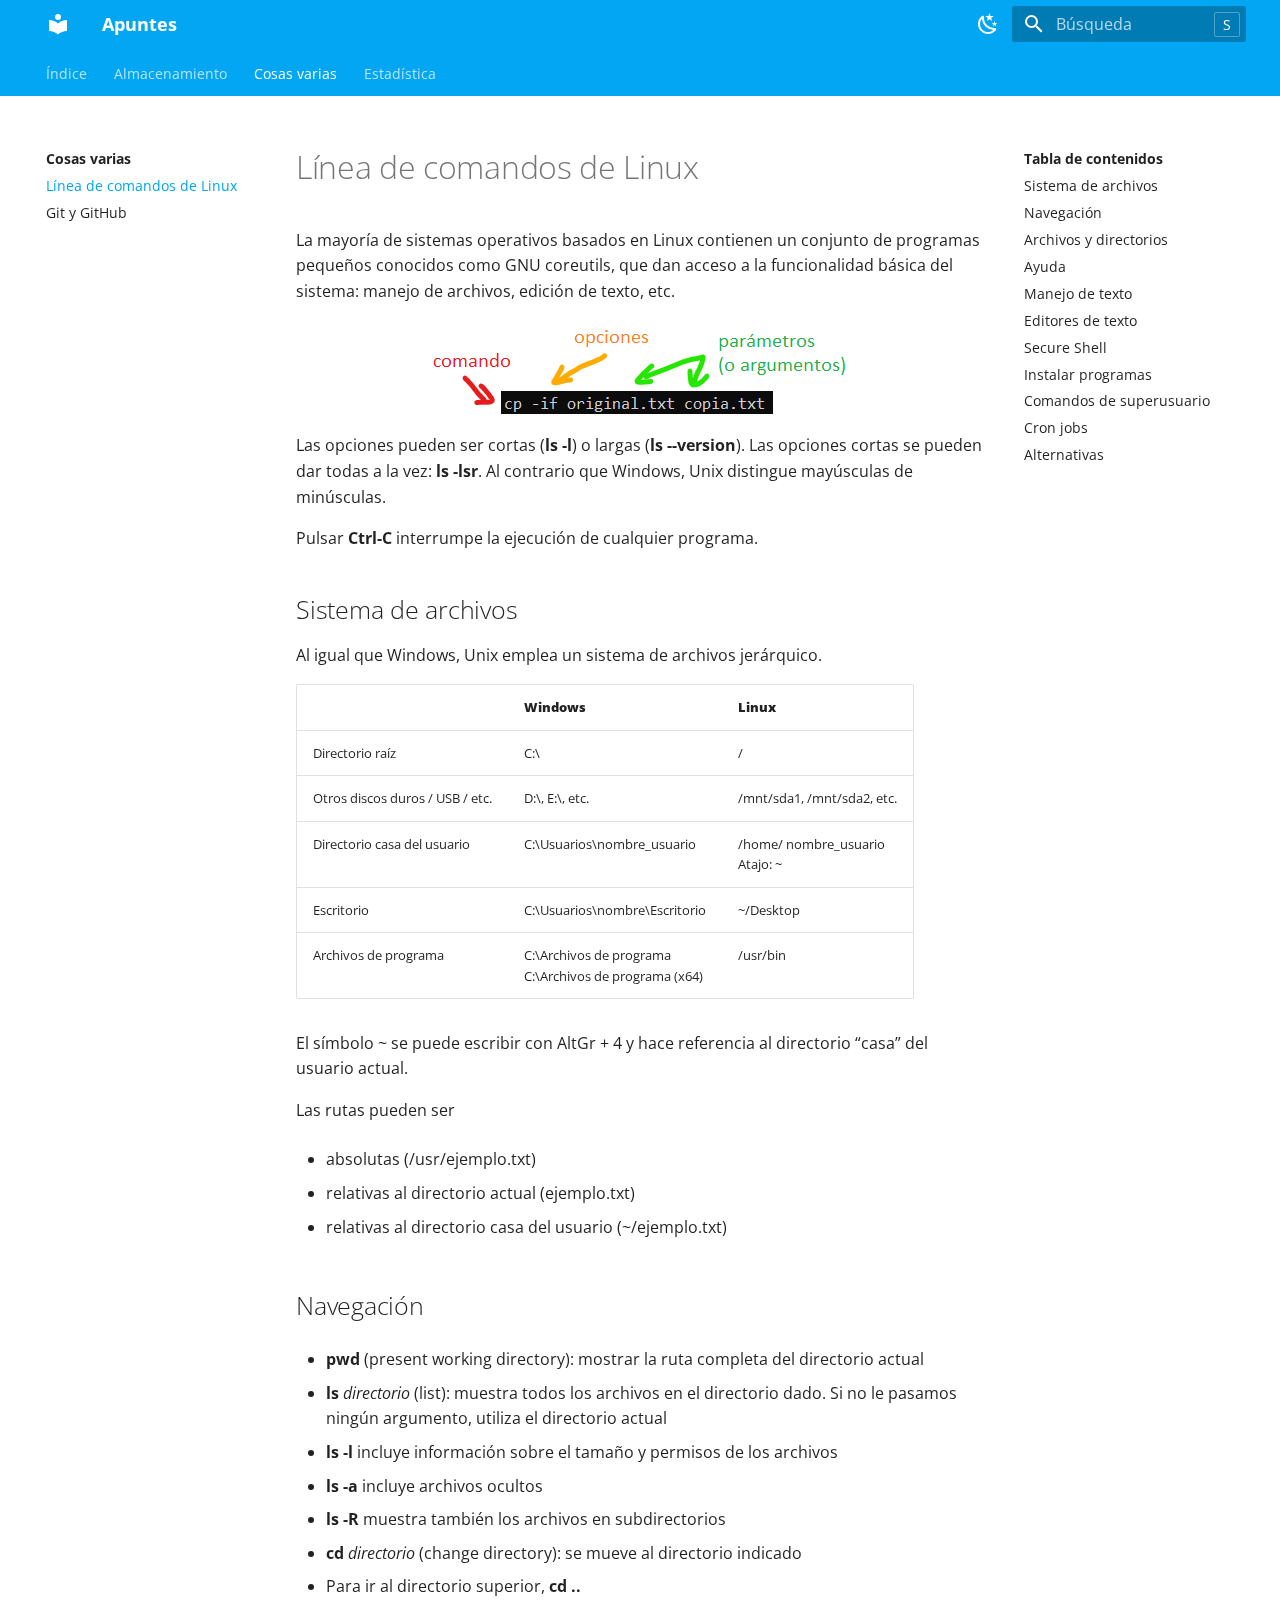
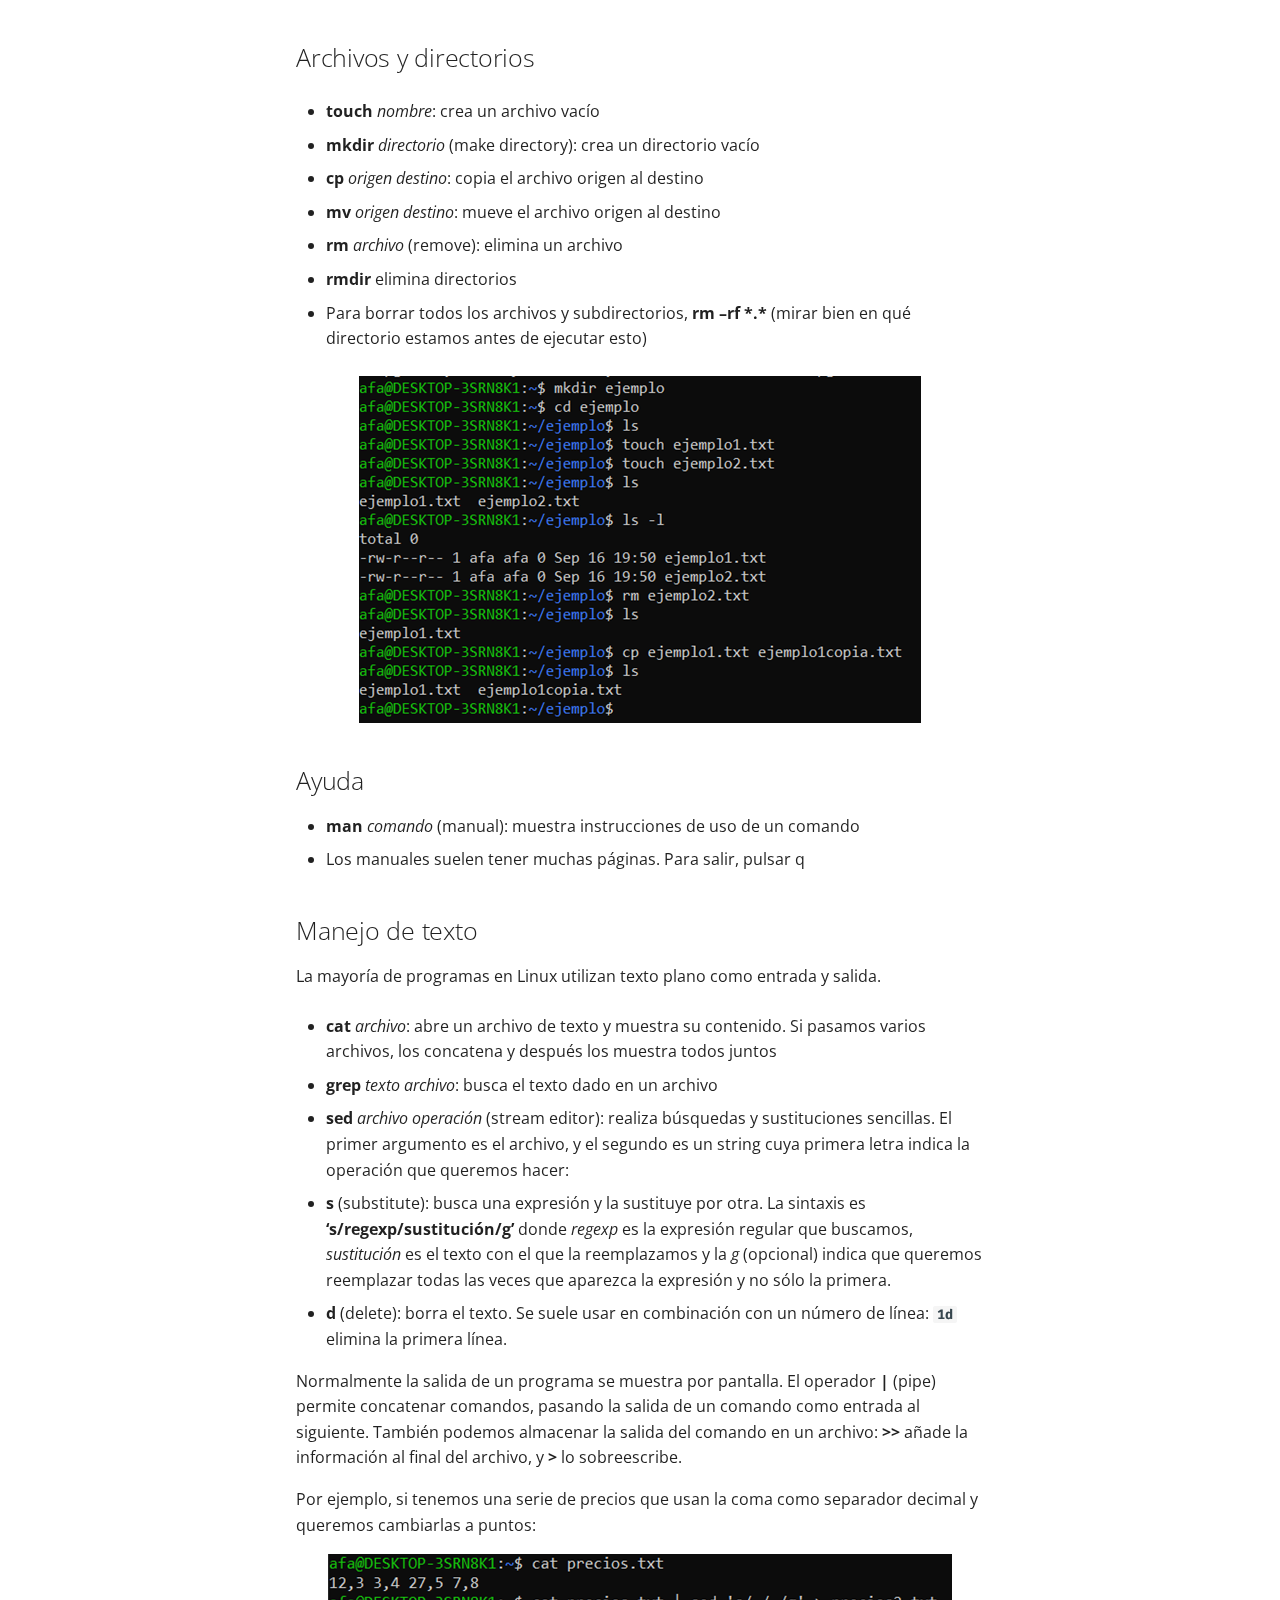
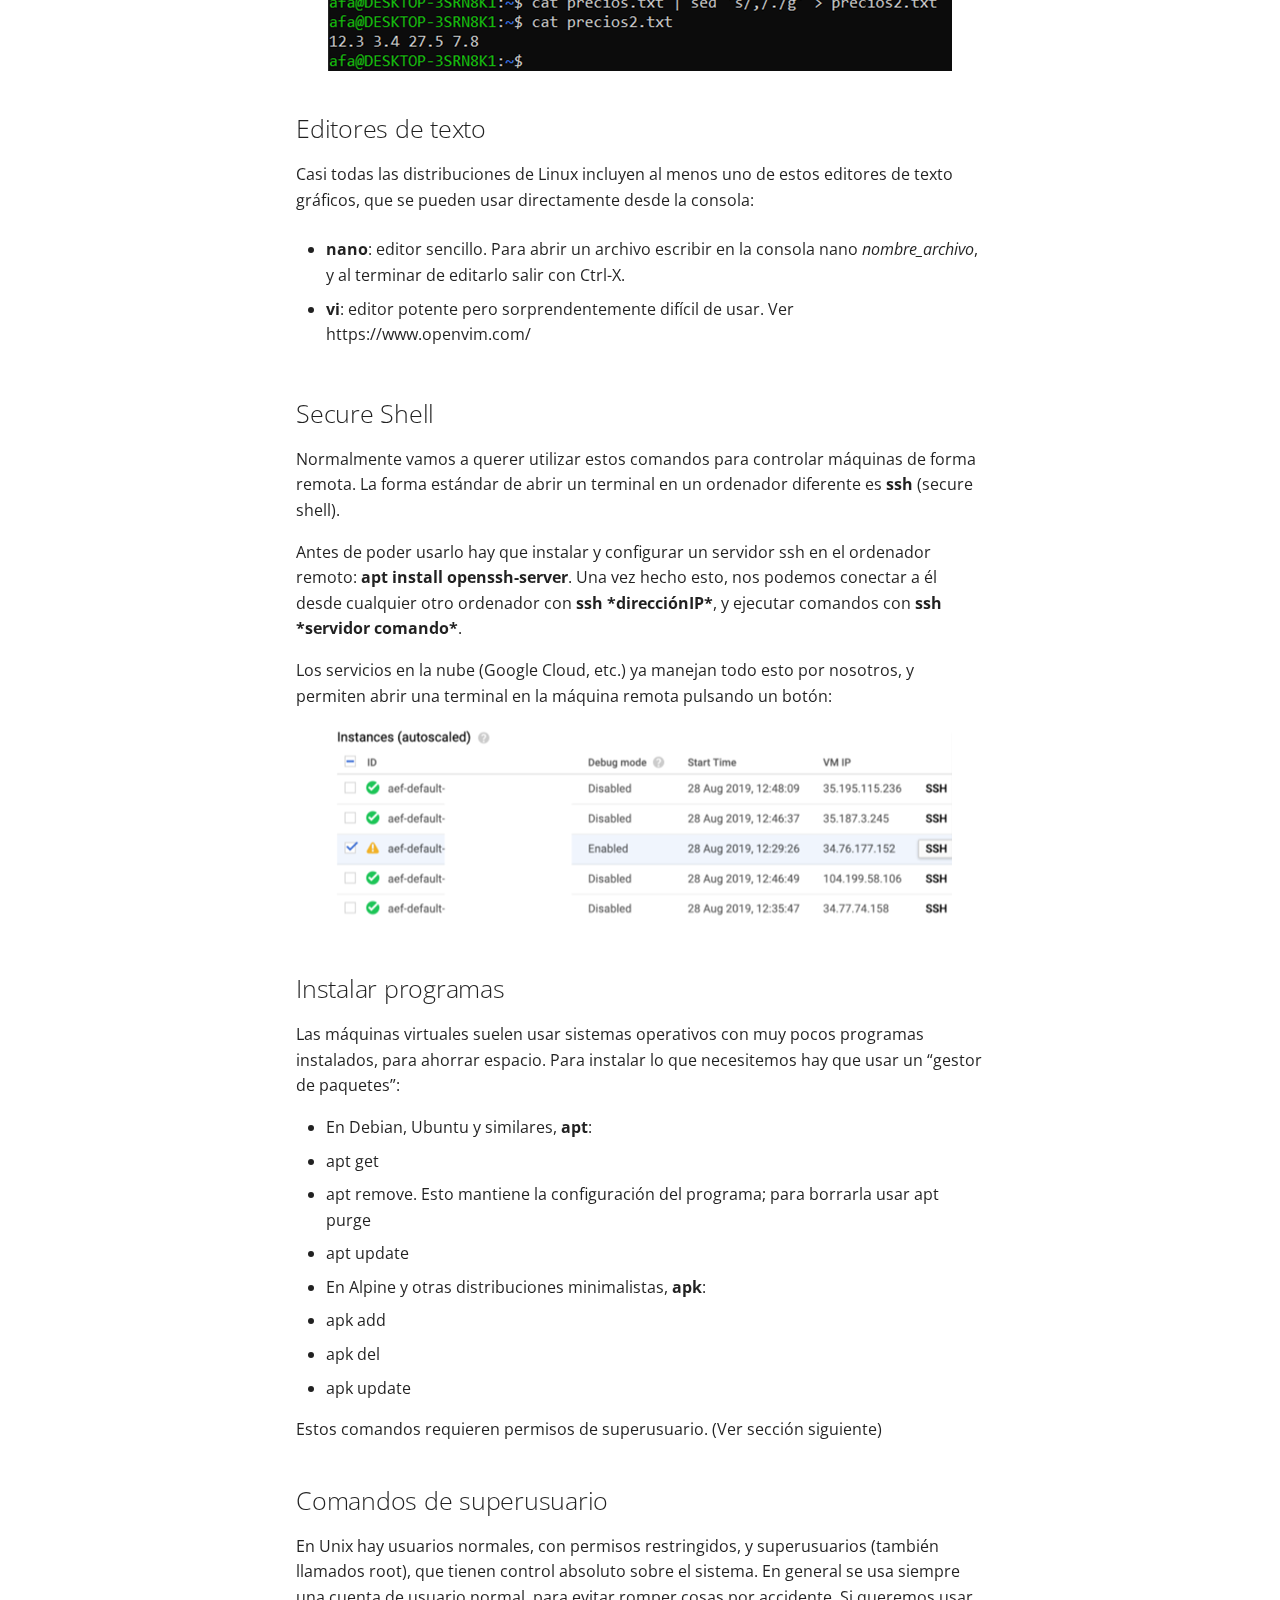
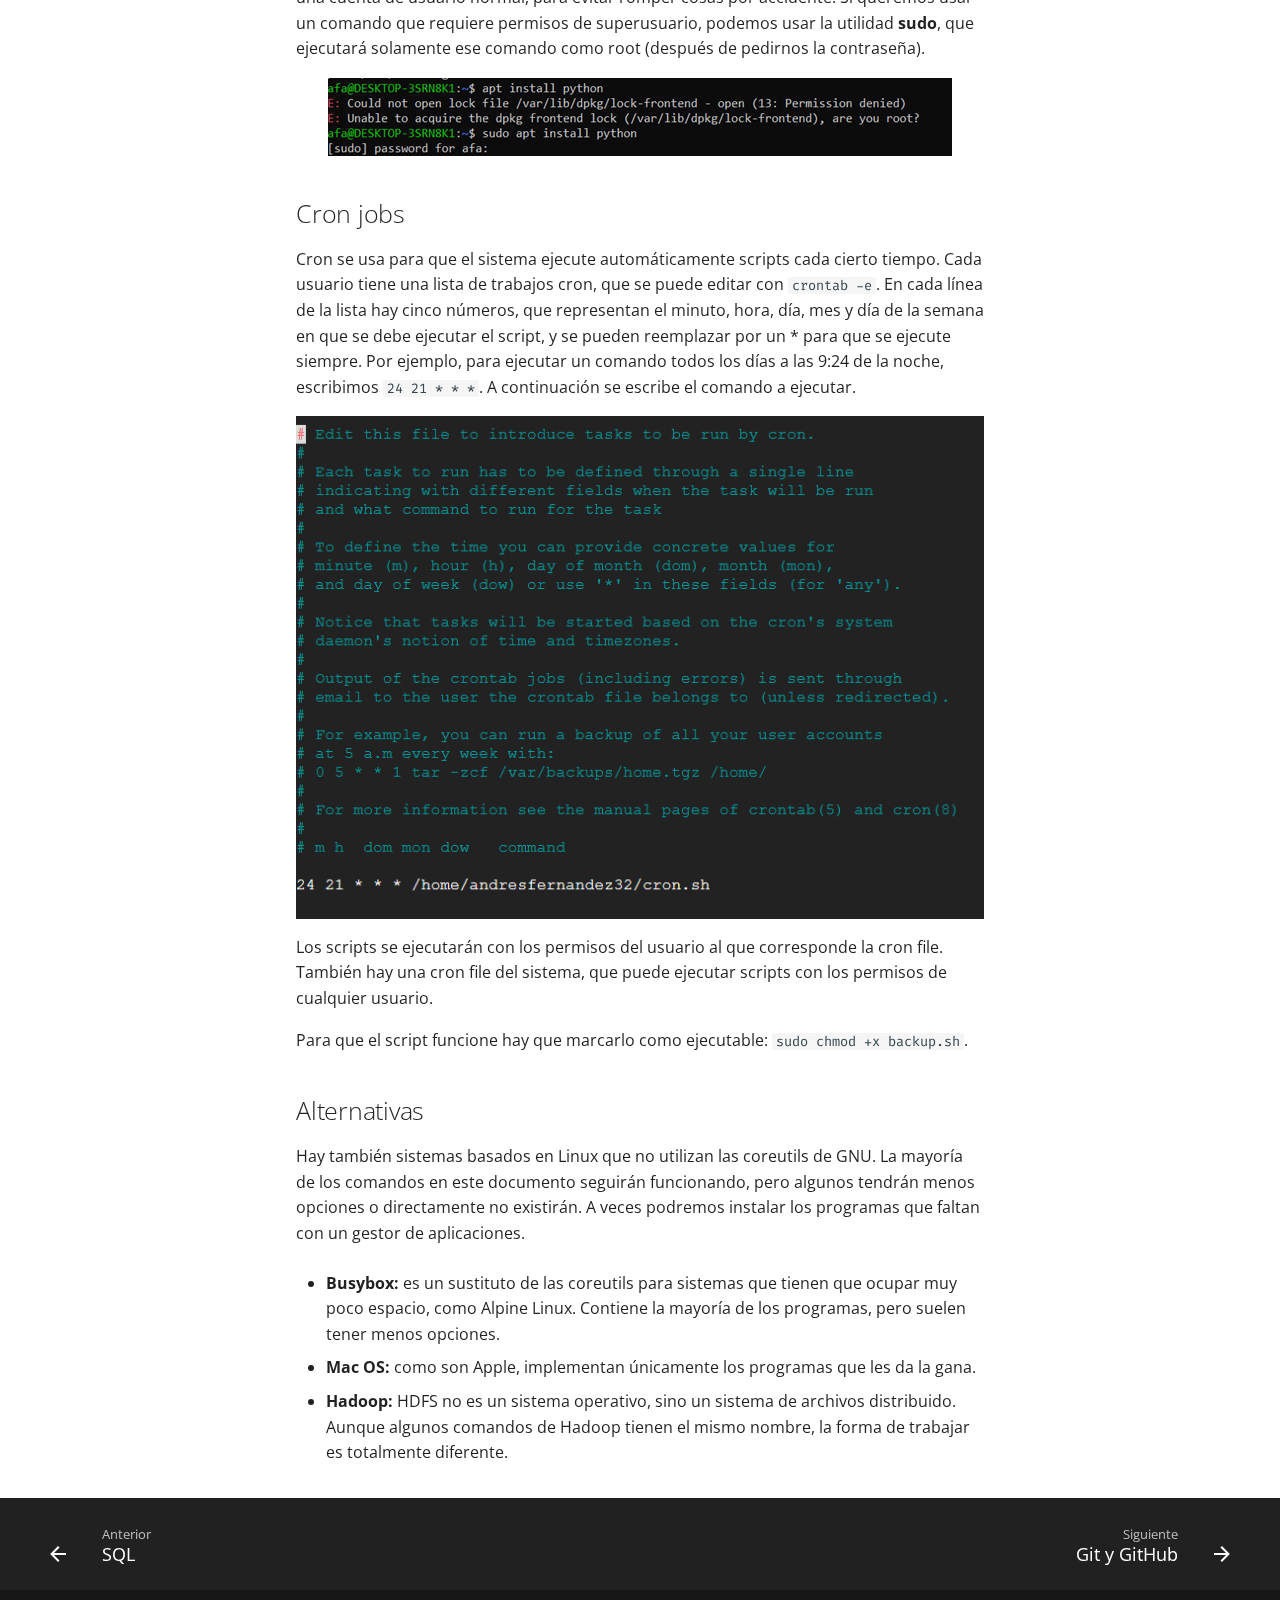
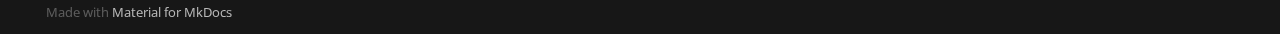
<file: Cosas varias/Linux/index.html>
<!doctype html>
<html lang="es" class="no-js">
  <head>
    
      <meta charset="utf-8">
      <meta name="viewport" content="width=device-width,initial-scale=1">
      
      
      
      <link rel="icon" href="../../assets/images/favicon.png">
      <meta name="generator" content="mkdocs-1.2.3, mkdocs-material-8.1.8">
    
    
      
        <title>Línea de comandos de Linux - Apuntes</title>
      
    
    
      <link rel="stylesheet" href="../../assets/stylesheets/main.6e60f8b8.min.css">
      
        
        <link rel="stylesheet" href="../../assets/stylesheets/palette.e6a45f82.min.css">
        
      
    
    
    
      
        
        <link rel="preconnect" href="https://fonts.gstatic.com" crossorigin>
        <link rel="stylesheet" href="https://fonts.googleapis.com/css?family=Open+Sans:300,400,400i,700%7CFira+Code&display=fallback">
        <style>:root{--md-text-font:"Open Sans";--md-code-font:"Fira Code"}</style>
      
    
    
      <link rel="stylesheet" href="../../stylesheets/extra.css">
    
      <link rel="stylesheet" href="../../css/ansi-colours.css">
    
      <link rel="stylesheet" href="../../css/jupyter-cells.css">
    
      <link rel="stylesheet" href="../../css/pandas-dataframe.css">
    
    <script>__md_scope=new URL("../..",location),__md_get=(e,_=localStorage,t=__md_scope)=>JSON.parse(_.getItem(t.pathname+"."+e)),__md_set=(e,_,t=localStorage,a=__md_scope)=>{try{t.setItem(a.pathname+"."+e,JSON.stringify(_))}catch(e){}}</script>
    
      

    
    
  </head>
  
  
    
    
      
    
    
    
    
    <body dir="ltr" data-md-color-scheme="default" data-md-color-primary="light-blue" data-md-color-accent="cyan">
  
    
    
      <script>var palette=__md_get("__palette");if(palette&&"object"==typeof palette.color)for(var key of Object.keys(palette.color))document.body.setAttribute("data-md-color-"+key,palette.color[key])</script>
    
    <input class="md-toggle" data-md-toggle="drawer" type="checkbox" id="__drawer" autocomplete="off">
    <input class="md-toggle" data-md-toggle="search" type="checkbox" id="__search" autocomplete="off">
    <label class="md-overlay" for="__drawer"></label>
    <div data-md-component="skip">
      
        
        <a href="#linea-de-comandos-de-linux" class="md-skip">
          Saltar a contenido
        </a>
      
    </div>
    <div data-md-component="announce">
      
    </div>
    
    
      

<header class="md-header" data-md-component="header">
  <nav class="md-header__inner md-grid" aria-label="Cabecera">
    <a href="../.." title="Apuntes" class="md-header__button md-logo" aria-label="Apuntes" data-md-component="logo">
      
  
  <svg xmlns="http://www.w3.org/2000/svg" viewBox="0 0 24 24"><path d="M12 8a3 3 0 0 0 3-3 3 3 0 0 0-3-3 3 3 0 0 0-3 3 3 3 0 0 0 3 3m0 3.54C9.64 9.35 6.5 8 3 8v11c3.5 0 6.64 1.35 9 3.54 2.36-2.19 5.5-3.54 9-3.54V8c-3.5 0-6.64 1.35-9 3.54z"/></svg>

    </a>
    <label class="md-header__button md-icon" for="__drawer">
      <svg xmlns="http://www.w3.org/2000/svg" viewBox="0 0 24 24"><path d="M3 6h18v2H3V6m0 5h18v2H3v-2m0 5h18v2H3v-2z"/></svg>
    </label>
    <div class="md-header__title" data-md-component="header-title">
      <div class="md-header__ellipsis">
        <div class="md-header__topic">
          <span class="md-ellipsis">
            Apuntes
          </span>
        </div>
        <div class="md-header__topic" data-md-component="header-topic">
          <span class="md-ellipsis">
            
              Línea de comandos de Linux
            
          </span>
        </div>
      </div>
    </div>
    
      <form class="md-header__option" data-md-component="palette">
        
          
          
          <input class="md-option" data-md-color-media="" data-md-color-scheme="default" data-md-color-primary="light-blue" data-md-color-accent="cyan"  aria-label="Cambiar a colores nocturnos"  type="radio" name="__palette" id="__palette_1">
          
            <label class="md-header__button md-icon" title="Cambiar a colores nocturnos" for="__palette_2" hidden>
              <svg xmlns="http://www.w3.org/2000/svg" viewBox="0 0 24 24"><path d="m17.75 4.09-2.53 1.94.91 3.06-2.63-1.81-2.63 1.81.91-3.06-2.53-1.94L12.44 4l1.06-3 1.06 3 3.19.09m3.5 6.91-1.64 1.25.59 1.98-1.7-1.17-1.7 1.17.59-1.98L15.75 11l2.06-.05L18.5 9l.69 1.95 2.06.05m-2.28 4.95c.83-.08 1.72 1.1 1.19 1.85-.32.45-.66.87-1.08 1.27C15.17 23 8.84 23 4.94 19.07c-3.91-3.9-3.91-10.24 0-14.14.4-.4.82-.76 1.27-1.08.75-.53 1.93.36 1.85 1.19-.27 2.86.69 5.83 2.89 8.02a9.96 9.96 0 0 0 8.02 2.89m-1.64 2.02a12.08 12.08 0 0 1-7.8-3.47c-2.17-2.19-3.33-5-3.49-7.82-2.81 3.14-2.7 7.96.31 10.98 3.02 3.01 7.84 3.12 10.98.31z"/></svg>
            </label>
          
        
          
          
          <input class="md-option" data-md-color-media="" data-md-color-scheme="slate" data-md-color-primary="purple" data-md-color-accent="purple"  aria-label="Cambiar a colores diurnos"  type="radio" name="__palette" id="__palette_2">
          
            <label class="md-header__button md-icon" title="Cambiar a colores diurnos" for="__palette_1" hidden>
              <svg xmlns="http://www.w3.org/2000/svg" viewBox="0 0 24 24"><path d="M12 7a5 5 0 0 1 5 5 5 5 0 0 1-5 5 5 5 0 0 1-5-5 5 5 0 0 1 5-5m0 2a3 3 0 0 0-3 3 3 3 0 0 0 3 3 3 3 0 0 0 3-3 3 3 0 0 0-3-3m0-7 2.39 3.42C13.65 5.15 12.84 5 12 5c-.84 0-1.65.15-2.39.42L12 2M3.34 7l4.16-.35A7.2 7.2 0 0 0 5.94 8.5c-.44.74-.69 1.5-.83 2.29L3.34 7m.02 10 1.76-3.77a7.131 7.131 0 0 0 2.38 4.14L3.36 17M20.65 7l-1.77 3.79a7.023 7.023 0 0 0-2.38-4.15l4.15.36m-.01 10-4.14.36c.59-.51 1.12-1.14 1.54-1.86.42-.73.69-1.5.83-2.29L20.64 17M12 22l-2.41-3.44c.74.27 1.55.44 2.41.44.82 0 1.63-.17 2.37-.44L12 22z"/></svg>
            </label>
          
        
      </form>
    
    
    
      <label class="md-header__button md-icon" for="__search">
        <svg xmlns="http://www.w3.org/2000/svg" viewBox="0 0 24 24"><path d="M9.5 3A6.5 6.5 0 0 1 16 9.5c0 1.61-.59 3.09-1.56 4.23l.27.27h.79l5 5-1.5 1.5-5-5v-.79l-.27-.27A6.516 6.516 0 0 1 9.5 16 6.5 6.5 0 0 1 3 9.5 6.5 6.5 0 0 1 9.5 3m0 2C7 5 5 7 5 9.5S7 14 9.5 14 14 12 14 9.5 12 5 9.5 5z"/></svg>
      </label>
      <div class="md-search" data-md-component="search" role="dialog">
  <label class="md-search__overlay" for="__search"></label>
  <div class="md-search__inner" role="search">
    <form class="md-search__form" name="search">
      <input type="text" class="md-search__input" name="query" aria-label="Búsqueda" placeholder="Búsqueda" autocapitalize="off" autocorrect="off" autocomplete="off" spellcheck="false" data-md-component="search-query" required>
      <label class="md-search__icon md-icon" for="__search">
        <svg xmlns="http://www.w3.org/2000/svg" viewBox="0 0 24 24"><path d="M9.5 3A6.5 6.5 0 0 1 16 9.5c0 1.61-.59 3.09-1.56 4.23l.27.27h.79l5 5-1.5 1.5-5-5v-.79l-.27-.27A6.516 6.516 0 0 1 9.5 16 6.5 6.5 0 0 1 3 9.5 6.5 6.5 0 0 1 9.5 3m0 2C7 5 5 7 5 9.5S7 14 9.5 14 14 12 14 9.5 12 5 9.5 5z"/></svg>
        <svg xmlns="http://www.w3.org/2000/svg" viewBox="0 0 24 24"><path d="M20 11v2H8l5.5 5.5-1.42 1.42L4.16 12l7.92-7.92L13.5 5.5 8 11h12z"/></svg>
      </label>
      <nav class="md-search__options" aria-label="Search">
        
        <button type="reset" class="md-search__icon md-icon" aria-label="Limpiar" tabindex="-1">
          <svg xmlns="http://www.w3.org/2000/svg" viewBox="0 0 24 24"><path d="M19 6.41 17.59 5 12 10.59 6.41 5 5 6.41 10.59 12 5 17.59 6.41 19 12 13.41 17.59 19 19 17.59 13.41 12 19 6.41z"/></svg>
        </button>
      </nav>
      
    </form>
    <div class="md-search__output">
      <div class="md-search__scrollwrap" data-md-scrollfix>
        <div class="md-search-result" data-md-component="search-result">
          <div class="md-search-result__meta">
            Inicializando búsqueda
          </div>
          <ol class="md-search-result__list"></ol>
        </div>
      </div>
    </div>
  </div>
</div>
    
    
  </nav>
  
</header>
    
    <div class="md-container" data-md-component="container">
      
      
        
          
            
<nav class="md-tabs" aria-label="Pestañas" data-md-component="tabs">
  <div class="md-tabs__inner md-grid">
    <ul class="md-tabs__list">
      
        
  
  


  <li class="md-tabs__item">
    <a href="../.." class="md-tabs__link">
      Índice
    </a>
  </li>

      
        
  
  


  
  
  
    <li class="md-tabs__item">
      <a href="../../Almacenamiento/mongodb/" class="md-tabs__link">
        Almacenamiento
      </a>
    </li>
  

      
        
  
  
    
  


  
  
  
    <li class="md-tabs__item">
      <a href="./" class="md-tabs__link md-tabs__link--active">
        Cosas varias
      </a>
    </li>
  

      
        
  
  


  
  
  
    <li class="md-tabs__item">
      <a href="../../Estad%C3%ADstica/R/" class="md-tabs__link">
        Estadística
      </a>
    </li>
  

      
    </ul>
  </div>
</nav>
          
        
      
      <main class="md-main" data-md-component="main">
        <div class="md-main__inner md-grid">
          
            
              
              <div class="md-sidebar md-sidebar--primary" data-md-component="sidebar" data-md-type="navigation" >
                <div class="md-sidebar__scrollwrap">
                  <div class="md-sidebar__inner">
                    

  


<nav class="md-nav md-nav--primary md-nav--lifted" aria-label="Navegación" data-md-level="0">
  <label class="md-nav__title" for="__drawer">
    <a href="../.." title="Apuntes" class="md-nav__button md-logo" aria-label="Apuntes" data-md-component="logo">
      
  
  <svg xmlns="http://www.w3.org/2000/svg" viewBox="0 0 24 24"><path d="M12 8a3 3 0 0 0 3-3 3 3 0 0 0-3-3 3 3 0 0 0-3 3 3 3 0 0 0 3 3m0 3.54C9.64 9.35 6.5 8 3 8v11c3.5 0 6.64 1.35 9 3.54 2.36-2.19 5.5-3.54 9-3.54V8c-3.5 0-6.64 1.35-9 3.54z"/></svg>

    </a>
    Apuntes
  </label>
  
  <ul class="md-nav__list" data-md-scrollfix>
    
      
      
      

  
  
  
    <li class="md-nav__item">
      <a href="../.." class="md-nav__link">
        Índice
      </a>
    </li>
  

    
      
      
      

  
  
  
    
    <li class="md-nav__item md-nav__item--nested">
      
      
        <input class="md-nav__toggle md-toggle" data-md-toggle="__nav_2" type="checkbox" id="__nav_2" >
      
      
      
      
        <label class="md-nav__link" for="__nav_2">
          Almacenamiento
          <span class="md-nav__icon md-icon"></span>
        </label>
      
      <nav class="md-nav" aria-label="Almacenamiento" data-md-level="1">
        <label class="md-nav__title" for="__nav_2">
          <span class="md-nav__icon md-icon"></span>
          Almacenamiento
        </label>
        <ul class="md-nav__list" data-md-scrollfix>
          
            
              
  
  
  
    <li class="md-nav__item">
      <a href="../../Almacenamiento/mongodb/" class="md-nav__link">
        MongoDB
      </a>
    </li>
  

            
          
            
              
  
  
  
    <li class="md-nav__item">
      <a href="../../Almacenamiento/mongodbatlas/" class="md-nav__link">
        MongoDB Atlas
      </a>
    </li>
  

            
          
            
              
  
  
  
    <li class="md-nav__item">
      <a href="../../Almacenamiento/spark-dataframes/" class="md-nav__link">
        Spark dataframes
      </a>
    </li>
  

            
          
            
              
  
  
  
    <li class="md-nav__item">
      <a href="../../Almacenamiento/spark/" class="md-nav__link">
        Spark
      </a>
    </li>
  

            
          
            
              
  
  
  
    <li class="md-nav__item">
      <a href="../../Almacenamiento/sql/" class="md-nav__link">
        SQL
      </a>
    </li>
  

            
          
        </ul>
      </nav>
    </li>
  

    
      
      
      

  
  
    
  
  
    
    <li class="md-nav__item md-nav__item--active md-nav__item--nested">
      
      
        <input class="md-nav__toggle md-toggle" data-md-toggle="__nav_3" type="checkbox" id="__nav_3" checked>
      
      
      
      
        <label class="md-nav__link" for="__nav_3">
          Cosas varias
          <span class="md-nav__icon md-icon"></span>
        </label>
      
      <nav class="md-nav" aria-label="Cosas varias" data-md-level="1">
        <label class="md-nav__title" for="__nav_3">
          <span class="md-nav__icon md-icon"></span>
          Cosas varias
        </label>
        <ul class="md-nav__list" data-md-scrollfix>
          
            
              
  
  
    
  
  
    <li class="md-nav__item md-nav__item--active">
      
      <input class="md-nav__toggle md-toggle" data-md-toggle="toc" type="checkbox" id="__toc">
      
      
        
      
      
        <label class="md-nav__link md-nav__link--active" for="__toc">
          Línea de comandos de Linux
          <span class="md-nav__icon md-icon"></span>
        </label>
      
      <a href="./" class="md-nav__link md-nav__link--active">
        Línea de comandos de Linux
      </a>
      
        

<nav class="md-nav md-nav--secondary" aria-label="Tabla de contenidos">
  
  
  
    
  
  
    <label class="md-nav__title" for="__toc">
      <span class="md-nav__icon md-icon"></span>
      Tabla de contenidos
    </label>
    <ul class="md-nav__list" data-md-component="toc" data-md-scrollfix>
      
        <li class="md-nav__item">
  <a href="#sistema-de-archivos" class="md-nav__link">
    Sistema de archivos
  </a>
  
</li>
      
        <li class="md-nav__item">
  <a href="#navegacion" class="md-nav__link">
    Navegación
  </a>
  
</li>
      
        <li class="md-nav__item">
  <a href="#archivos-y-directorios" class="md-nav__link">
    Archivos y directorios
  </a>
  
</li>
      
        <li class="md-nav__item">
  <a href="#ayuda" class="md-nav__link">
    Ayuda
  </a>
  
</li>
      
        <li class="md-nav__item">
  <a href="#manejo-de-texto" class="md-nav__link">
    Manejo de texto
  </a>
  
</li>
      
        <li class="md-nav__item">
  <a href="#editores-de-texto" class="md-nav__link">
    Editores de texto
  </a>
  
</li>
      
        <li class="md-nav__item">
  <a href="#secure-shell" class="md-nav__link">
    Secure Shell
  </a>
  
</li>
      
        <li class="md-nav__item">
  <a href="#instalar-programas" class="md-nav__link">
    Instalar programas
  </a>
  
</li>
      
        <li class="md-nav__item">
  <a href="#comandos-de-superusuario" class="md-nav__link">
    Comandos de superusuario
  </a>
  
</li>
      
        <li class="md-nav__item">
  <a href="#cron-jobs" class="md-nav__link">
    Cron jobs
  </a>
  
</li>
      
        <li class="md-nav__item">
  <a href="#alternativas" class="md-nav__link">
    Alternativas
  </a>
  
</li>
      
    </ul>
  
</nav>
      
    </li>
  

            
          
            
              
  
  
  
    <li class="md-nav__item">
      <a href="../git/" class="md-nav__link">
        Git y GitHub
      </a>
    </li>
  

            
          
        </ul>
      </nav>
    </li>
  

    
      
      
      

  
  
  
    
    <li class="md-nav__item md-nav__item--nested">
      
      
        <input class="md-nav__toggle md-toggle" data-md-toggle="__nav_4" type="checkbox" id="__nav_4" >
      
      
      
      
        <label class="md-nav__link" for="__nav_4">
          Estadística
          <span class="md-nav__icon md-icon"></span>
        </label>
      
      <nav class="md-nav" aria-label="Estadística" data-md-level="1">
        <label class="md-nav__title" for="__nav_4">
          <span class="md-nav__icon md-icon"></span>
          Estadística
        </label>
        <ul class="md-nav__list" data-md-scrollfix>
          
            
              
  
  
  
    <li class="md-nav__item">
      <a href="../../Estad%C3%ADstica/R/" class="md-nav__link">
        R
      </a>
    </li>
  

            
          
        </ul>
      </nav>
    </li>
  

    
  </ul>
</nav>
                  </div>
                </div>
              </div>
            
            
              
              <div class="md-sidebar md-sidebar--secondary" data-md-component="sidebar" data-md-type="toc" >
                <div class="md-sidebar__scrollwrap">
                  <div class="md-sidebar__inner">
                    

<nav class="md-nav md-nav--secondary" aria-label="Tabla de contenidos">
  
  
  
    
  
  
    <label class="md-nav__title" for="__toc">
      <span class="md-nav__icon md-icon"></span>
      Tabla de contenidos
    </label>
    <ul class="md-nav__list" data-md-component="toc" data-md-scrollfix>
      
        <li class="md-nav__item">
  <a href="#sistema-de-archivos" class="md-nav__link">
    Sistema de archivos
  </a>
  
</li>
      
        <li class="md-nav__item">
  <a href="#navegacion" class="md-nav__link">
    Navegación
  </a>
  
</li>
      
        <li class="md-nav__item">
  <a href="#archivos-y-directorios" class="md-nav__link">
    Archivos y directorios
  </a>
  
</li>
      
        <li class="md-nav__item">
  <a href="#ayuda" class="md-nav__link">
    Ayuda
  </a>
  
</li>
      
        <li class="md-nav__item">
  <a href="#manejo-de-texto" class="md-nav__link">
    Manejo de texto
  </a>
  
</li>
      
        <li class="md-nav__item">
  <a href="#editores-de-texto" class="md-nav__link">
    Editores de texto
  </a>
  
</li>
      
        <li class="md-nav__item">
  <a href="#secure-shell" class="md-nav__link">
    Secure Shell
  </a>
  
</li>
      
        <li class="md-nav__item">
  <a href="#instalar-programas" class="md-nav__link">
    Instalar programas
  </a>
  
</li>
      
        <li class="md-nav__item">
  <a href="#comandos-de-superusuario" class="md-nav__link">
    Comandos de superusuario
  </a>
  
</li>
      
        <li class="md-nav__item">
  <a href="#cron-jobs" class="md-nav__link">
    Cron jobs
  </a>
  
</li>
      
        <li class="md-nav__item">
  <a href="#alternativas" class="md-nav__link">
    Alternativas
  </a>
  
</li>
      
    </ul>
  
</nav>
                  </div>
                </div>
              </div>
            
          
          <div class="md-content" data-md-component="content">
            <article class="md-content__inner md-typeset">
              
                

<h1 id="linea-de-comandos-de-linux">Línea de comandos de Linux</h1>
<p>La mayoría de sistemas operativos basados en Linux contienen un conjunto de programas pequeños conocidos como GNU coreutils, que dan acceso a la funcionalidad básica del sistema: manejo de archivos, edición de texto, etc.</p>
<p><img alt="image-20211031213400789" src="../image-20211031213400789.png" /></p>
<p>Las opciones pueden ser cortas (<strong>ls -l</strong>) o largas (<strong>ls --version</strong>). Las opciones cortas se pueden dar todas a la vez: <strong>ls -lsr</strong>. Al contrario que Windows, Unix distingue mayúsculas de minúsculas. </p>
<p>Pulsar <strong>Ctrl-C</strong> interrumpe la ejecución de cualquier programa.</p>
<h2 id="sistema-de-archivos">Sistema de archivos</h2>
<p>Al igual que Windows, Unix emplea un sistema de archivos jerárquico.</p>
<table>
<thead>
<tr>
<th></th>
<th><strong>Windows</strong></th>
<th><strong>Linux</strong></th>
</tr>
</thead>
<tbody>
<tr>
<td>Directorio raíz</td>
<td>C:\</td>
<td>/</td>
</tr>
<tr>
<td>Otros discos duros / USB / etc.</td>
<td>D:\,  E:\,  etc.</td>
<td>/mnt/sda1,   /mnt/sda2,  etc.</td>
</tr>
<tr>
<td>Directorio casa del usuario</td>
<td>C:\Usuarios\nombre_usuario</td>
<td>/home/ nombre_usuario  <br />Atajo:   ~</td>
</tr>
<tr>
<td>Escritorio</td>
<td>C:\Usuarios\nombre\Escritorio</td>
<td>~/Desktop</td>
</tr>
<tr>
<td>Archivos de programa</td>
<td>C:\Archivos de programa  <br />C:\Archivos de programa (x64)</td>
<td>/usr/bin</td>
</tr>
</tbody>
</table>
<p>El símbolo ~ se puede escribir con AltGr + 4 y hace referencia al directorio “casa” del usuario actual. </p>
<p>Las rutas pueden ser </p>
<ul>
<li>
<p>absolutas (/usr/ejemplo.txt)</p>
</li>
<li>
<p>relativas al directorio actual (ejemplo.txt)</p>
</li>
<li>
<p>relativas al directorio casa del usuario (~/ejemplo.txt)</p>
</li>
</ul>
<h2 id="navegacion">Navegación</h2>
<ul>
<li>
<p><strong>pwd</strong> (present working directory): mostrar la ruta completa del directorio actual</p>
</li>
<li>
<p><strong>ls</strong> <em>directorio</em> (list): muestra todos los archivos en el directorio dado. Si no le pasamos ningún argumento, utiliza el directorio actual</p>
</li>
<li><strong>ls -l</strong> incluye información sobre el tamaño y permisos de los archivos</li>
<li><strong>ls -a</strong> incluye archivos ocultos</li>
<li>
<p><strong>ls -R</strong> muestra también los archivos en subdirectorios</p>
</li>
<li>
<p><strong>cd</strong> <em>directorio</em> (change directory): se mueve al directorio indicado</p>
</li>
<li>Para ir al directorio superior, <strong>cd ..</strong></li>
</ul>
<h2 id="archivos-y-directorios">Archivos y directorios</h2>
<ul>
<li>
<p><strong>touch</strong> <em>nombre</em>: crea un archivo vacío</p>
</li>
<li>
<p><strong>mkdir</strong> <em>directorio</em> (make directory): crea un directorio vacío</p>
</li>
<li>
<p><strong>cp</strong> <em>origen</em> <em>destino</em>: copia el archivo origen al destino</p>
</li>
<li>
<p><strong>mv</strong> <em>origen</em> <em>destino</em>: mueve el archivo origen al destino</p>
</li>
<li>
<p><strong>rm</strong> <em>archivo</em> (remove): elimina un archivo</p>
</li>
<li>
<p><strong>rmdir</strong> elimina directorios</p>
</li>
<li>
<p>Para borrar todos los archivos y subdirectorios, <strong>rm –rf *.*</strong> (mirar bien en qué directorio estamos antes de ejecutar esto)</p>
</li>
</ul>
<p><img alt="image-20211031205741911" src="../image-20211031205741911.png" /></p>
<h2 id="ayuda">Ayuda</h2>
<ul>
<li><strong>man</strong> <em>comando</em> (manual): muestra instrucciones de uso de un comando</li>
<li>Los manuales suelen tener muchas páginas. Para salir, pulsar q</li>
</ul>
<h2 id="manejo-de-texto">Manejo de texto</h2>
<p>La mayoría de programas en Linux utilizan texto plano como entrada y salida. </p>
<ul>
<li>
<p><strong>cat</strong> <em>archivo</em>: abre un archivo de texto y muestra su contenido. Si pasamos varios archivos, los concatena y después los muestra todos juntos</p>
</li>
<li>
<p><strong>grep</strong> <em>texto</em> <em>archivo</em>: busca el texto dado en un archivo</p>
</li>
<li>
<p><strong>sed</strong> <em>archivo operación</em> (stream editor): realiza búsquedas y sustituciones sencillas. El primer argumento es el archivo, y el segundo es un string cuya primera letra indica la operación que queremos hacer:</p>
</li>
<li><strong>s</strong> (substitute): busca una expresión y la sustituye por otra. La sintaxis es <strong>‘</strong><strong>s/</strong><strong>regexp</strong><strong>/</strong><strong>sustitución</strong><strong>/</strong><strong>g</strong><strong>’</strong> donde <em>regexp</em> es la expresión regular que buscamos, <em>sustitución</em> es el texto con el que la reemplazamos y la <em>g</em> (opcional) indica que queremos reemplazar todas las veces que aparezca la expresión y no sólo la primera.</li>
<li><strong>d</strong> (delete): borra el texto. Se suele usar en combinación con un número de línea: <strong><code>1d</code></strong> elimina la primera línea.</li>
</ul>
<p>Normalmente la salida de un programa se muestra por pantalla. El operador <strong>|</strong> (pipe) permite concatenar comandos, pasando la salida de un comando como entrada al siguiente. También podemos almacenar la salida del comando en un archivo: <strong>&gt;&gt;</strong> añade la información al final del archivo, y <strong>&gt;</strong> lo sobreescribe.</p>
<p>Por ejemplo, si tenemos una serie de precios que usan la coma como separador decimal y queremos cambiarlas a puntos:</p>
<p><img alt="image-20211031205827167" src="../image-20211031205827167.png" /></p>
<h2 id="editores-de-texto">Editores de texto</h2>
<p>Casi todas las distribuciones de Linux incluyen al menos uno de estos editores de texto gráficos, que se pueden usar directamente desde la consola:</p>
<ul>
<li>
<p><strong>nano</strong>: editor sencillo. Para abrir un archivo escribir en la consola nano <em>nombre_archivo</em>, y al terminar de editarlo salir con Ctrl-X.</p>
</li>
<li>
<p><strong>vi</strong>: editor potente pero sorprendentemente difícil de usar. Ver https://www.openvim.com/ </p>
</li>
</ul>
<h2 id="secure-shell">Secure Shell</h2>
<p>Normalmente vamos a querer utilizar estos comandos para controlar máquinas de forma remota. La forma estándar de abrir un terminal en un ordenador diferente es <strong>ssh</strong> (secure shell).</p>
<p>Antes de poder usarlo hay que instalar y configurar un servidor ssh en el ordenador remoto: <strong>apt install openssh-server</strong>. Una vez hecho esto, nos podemos conectar a él desde cualquier otro ordenador con <strong>ssh *direcciónIP*</strong>, y ejecutar comandos con <strong>ssh *servidor comando*</strong>.</p>
<p>Los servicios en la nube (Google Cloud, etc.) ya manejan todo esto por nosotros, y permiten abrir una terminal en la máquina remota pulsando un botón:</p>
<p><img alt="image-20211031205837851" src="../image-20211031205837851.png" /></p>
<h2 id="instalar-programas">Instalar programas</h2>
<p>Las máquinas virtuales suelen usar sistemas operativos con muy pocos programas instalados, para ahorrar espacio. Para instalar lo que necesitemos hay que usar un “gestor de paquetes”:</p>
<ul>
<li>En Debian, Ubuntu y similares, <strong>apt</strong>: </li>
<li>apt get</li>
<li>apt remove. Esto mantiene la configuración del programa; para borrarla usar apt purge</li>
<li>
<p>apt update</p>
</li>
<li>
<p>En Alpine y otras distribuciones minimalistas, <strong>apk</strong>: </p>
</li>
<li>apk add</li>
<li>apk del</li>
<li>apk update</li>
</ul>
<p>Estos comandos requieren permisos de superusuario. (Ver sección siguiente)</p>
<h2 id="comandos-de-superusuario">Comandos de superusuario</h2>
<p>En Unix hay usuarios normales, con permisos restringidos, y superusuarios (también llamados root), que tienen control absoluto sobre el sistema. En general se usa siempre una cuenta de usuario normal, para evitar romper cosas por accidente. Si queremos usar un comando que requiere permisos de superusuario, podemos usar la utilidad <strong>sudo</strong>, que ejecutará solamente ese comando como root (después de pedirnos la contraseña).</p>
<p><img alt="En este ejemplo el comando apt no funciona, porque requiere permisos de root; hay que utilizar sudo para ejecutarlo como superusuario." src="../image-20211031205852154.png" /></p>
<h2 id="cron-jobs">Cron jobs</h2>
<p>Cron se usa para que el sistema ejecute automáticamente scripts cada cierto tiempo.
Cada usuario tiene una lista de trabajos cron, que se puede editar con <code>crontab -e</code>.
En cada línea de la lista hay cinco números, que representan el minuto, hora, día, mes y día de la semana en que se debe ejecutar el script, y se pueden reemplazar por un * para que se ejecute siempre. Por ejemplo, para ejecutar un comando todos los días a las 9:24 de la noche, escribimos <code>24 21 * * *</code>. A continuación se escribe el comando a ejecutar. </p>
<p><img alt="253165ddb9b1aef63c8741c211786222.png" src="../images/253165ddb9b1aef63c8741c211786222.png" /></p>
<p>Los scripts se ejecutarán con los permisos del usuario al que corresponde la cron file. También hay una cron file del sistema, que puede ejecutar scripts con los permisos de cualquier usuario.</p>
<p>Para que el script funcione hay que marcarlo como ejecutable: <code>sudo chmod +x backup.sh</code>.</p>
<h2 id="alternativas">Alternativas</h2>
<p>Hay también sistemas basados en Linux que no utilizan las coreutils de GNU. La mayoría de los comandos en este documento seguirán funcionando, pero algunos tendrán menos opciones o directamente no existirán. A veces podremos instalar los programas que faltan con un gestor de aplicaciones.</p>
<ul>
<li>
<p><strong>Busybox:</strong> es un sustituto de las coreutils para sistemas que tienen que ocupar muy poco espacio, como Alpine Linux. Contiene la mayoría de los programas, pero suelen tener menos opciones. </p>
</li>
<li>
<p><strong>Mac OS:</strong> como son Apple, implementan únicamente los programas que les da la gana. </p>
</li>
<li>
<p><strong>Hadoop:</strong> HDFS no es un sistema operativo, sino un sistema de archivos distribuido. Aunque algunos comandos de Hadoop tienen el mismo nombre, la forma de trabajar es totalmente diferente. </p>
</li>
</ul>

              
            </article>
          </div>
        </div>
        
      </main>
      
        <footer class="md-footer">
  
    <nav class="md-footer__inner md-grid" aria-label="Pie">
      
        
        <a href="../../Almacenamiento/sql/" class="md-footer__link md-footer__link--prev" aria-label="Anterior: SQL" rel="prev">
          <div class="md-footer__button md-icon">
            <svg xmlns="http://www.w3.org/2000/svg" viewBox="0 0 24 24"><path d="M20 11v2H8l5.5 5.5-1.42 1.42L4.16 12l7.92-7.92L13.5 5.5 8 11h12z"/></svg>
          </div>
          <div class="md-footer__title">
            <div class="md-ellipsis">
              <span class="md-footer__direction">
                Anterior
              </span>
              SQL
            </div>
          </div>
        </a>
      
      
        
        <a href="../git/" class="md-footer__link md-footer__link--next" aria-label="Siguiente: Git y GitHub" rel="next">
          <div class="md-footer__title">
            <div class="md-ellipsis">
              <span class="md-footer__direction">
                Siguiente
              </span>
              Git y GitHub
            </div>
          </div>
          <div class="md-footer__button md-icon">
            <svg xmlns="http://www.w3.org/2000/svg" viewBox="0 0 24 24"><path d="M4 11v2h12l-5.5 5.5 1.42 1.42L19.84 12l-7.92-7.92L10.5 5.5 16 11H4z"/></svg>
          </div>
        </a>
      
    </nav>
  
  <div class="md-footer-meta md-typeset">
    <div class="md-footer-meta__inner md-grid">
      <div class="md-copyright">
  
  
    Made with
    <a href="https://squidfunk.github.io/mkdocs-material/" target="_blank" rel="noopener">
      Material for MkDocs
    </a>
  
</div>
      
    </div>
  </div>
</footer>
      
    </div>
    <div class="md-dialog" data-md-component="dialog">
      <div class="md-dialog__inner md-typeset"></div>
    </div>
    <script id="__config" type="application/json">{"base": "../..", "features": ["navigation.sections", "navigation.tabs", "navigation.instant"], "translations": {"clipboard.copy": "Copiar al portapapeles", "clipboard.copied": "Copiado al portapapeles", "search.config.lang": "es", "search.config.pipeline": "trimmer, stopWordFilter", "search.config.separator": "[\\s\\-]+", "search.placeholder": "B\u00fasqueda", "search.result.placeholder": "Teclee para comenzar b\u00fasqueda", "search.result.none": "No se encontraron documentos", "search.result.one": "1 documento encontrado", "search.result.other": "# documentos encontrados", "search.result.more.one": "1 m\u00e1s en esta p\u00e1gina", "search.result.more.other": "# m\u00e1s en esta p\u00e1gina", "search.result.term.missing": "Falta", "select.version.title": "Seleccionar versi\u00f3n"}, "search": "../../assets/javascripts/workers/search.22074ed6.min.js"}</script>
    
    
      <script src="../../assets/javascripts/bundle.960e086b.min.js"></script>
      
    
  </body>
</html>
</file>
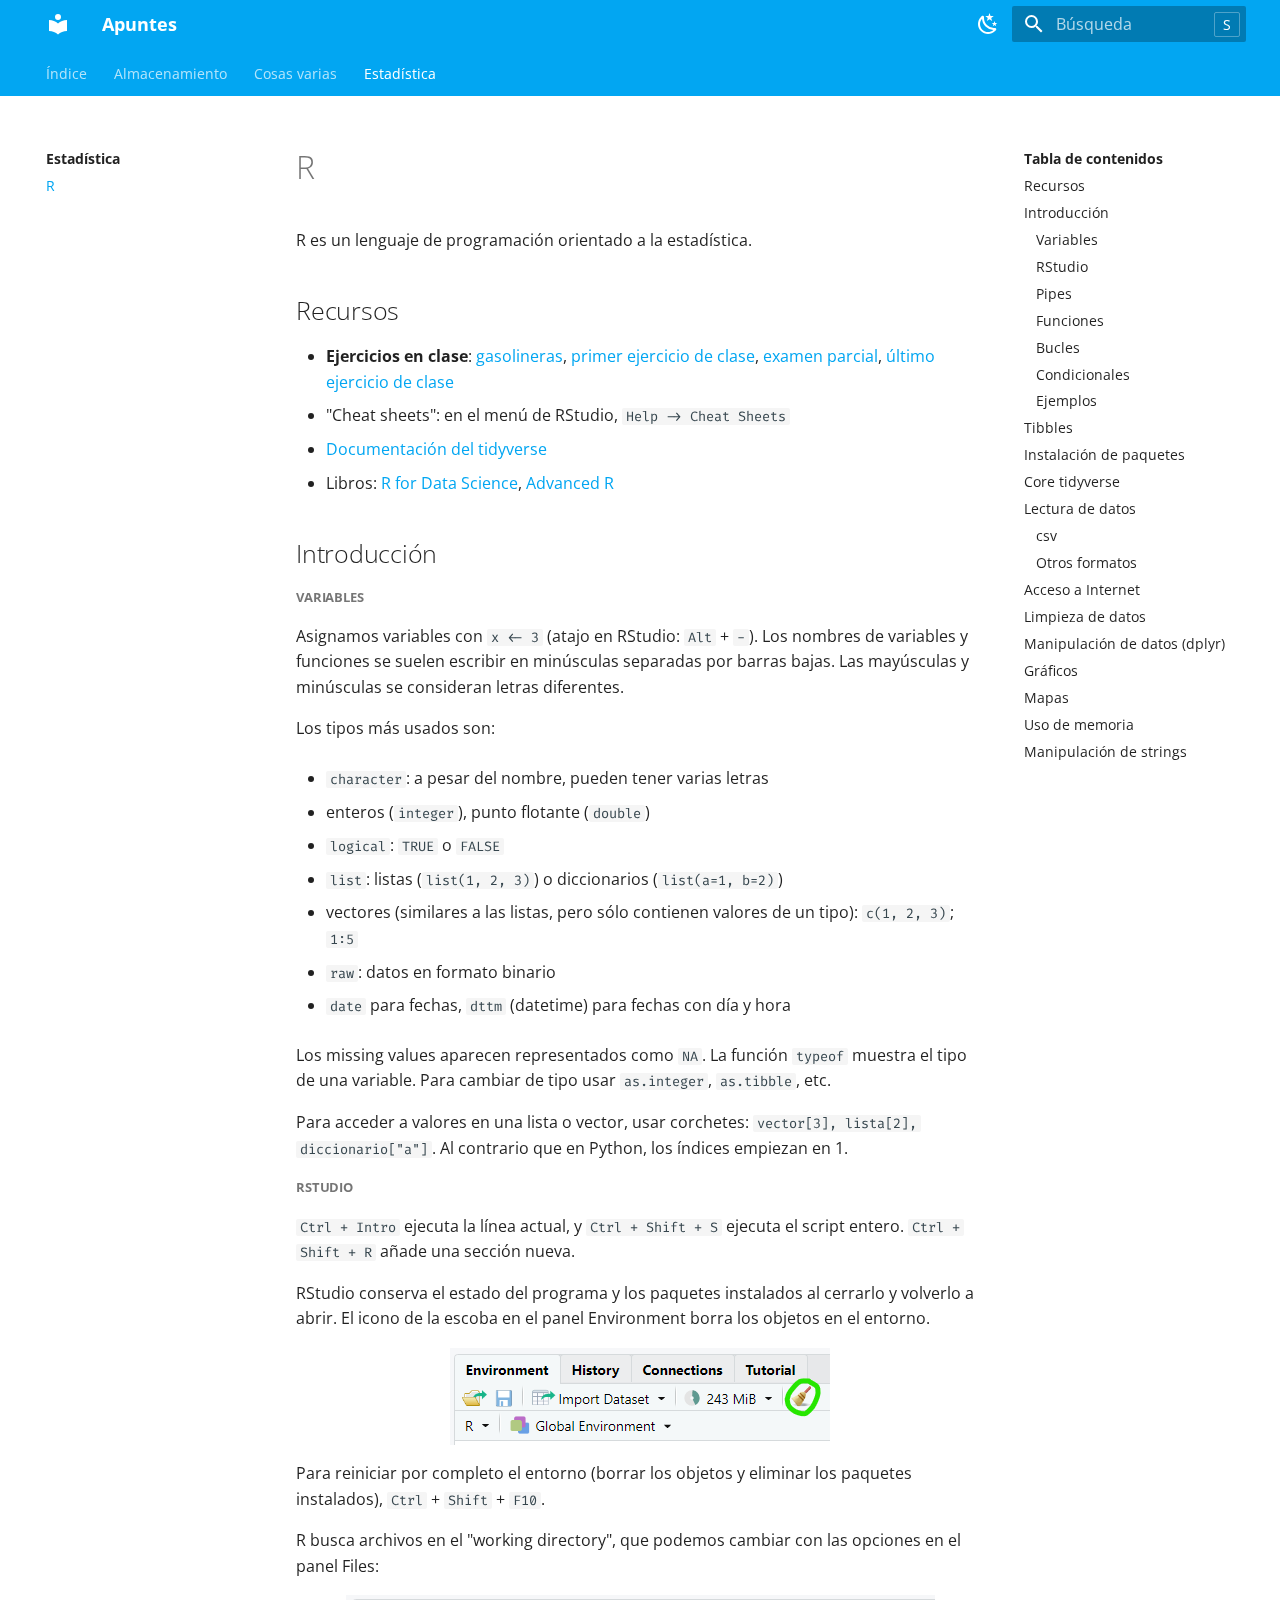
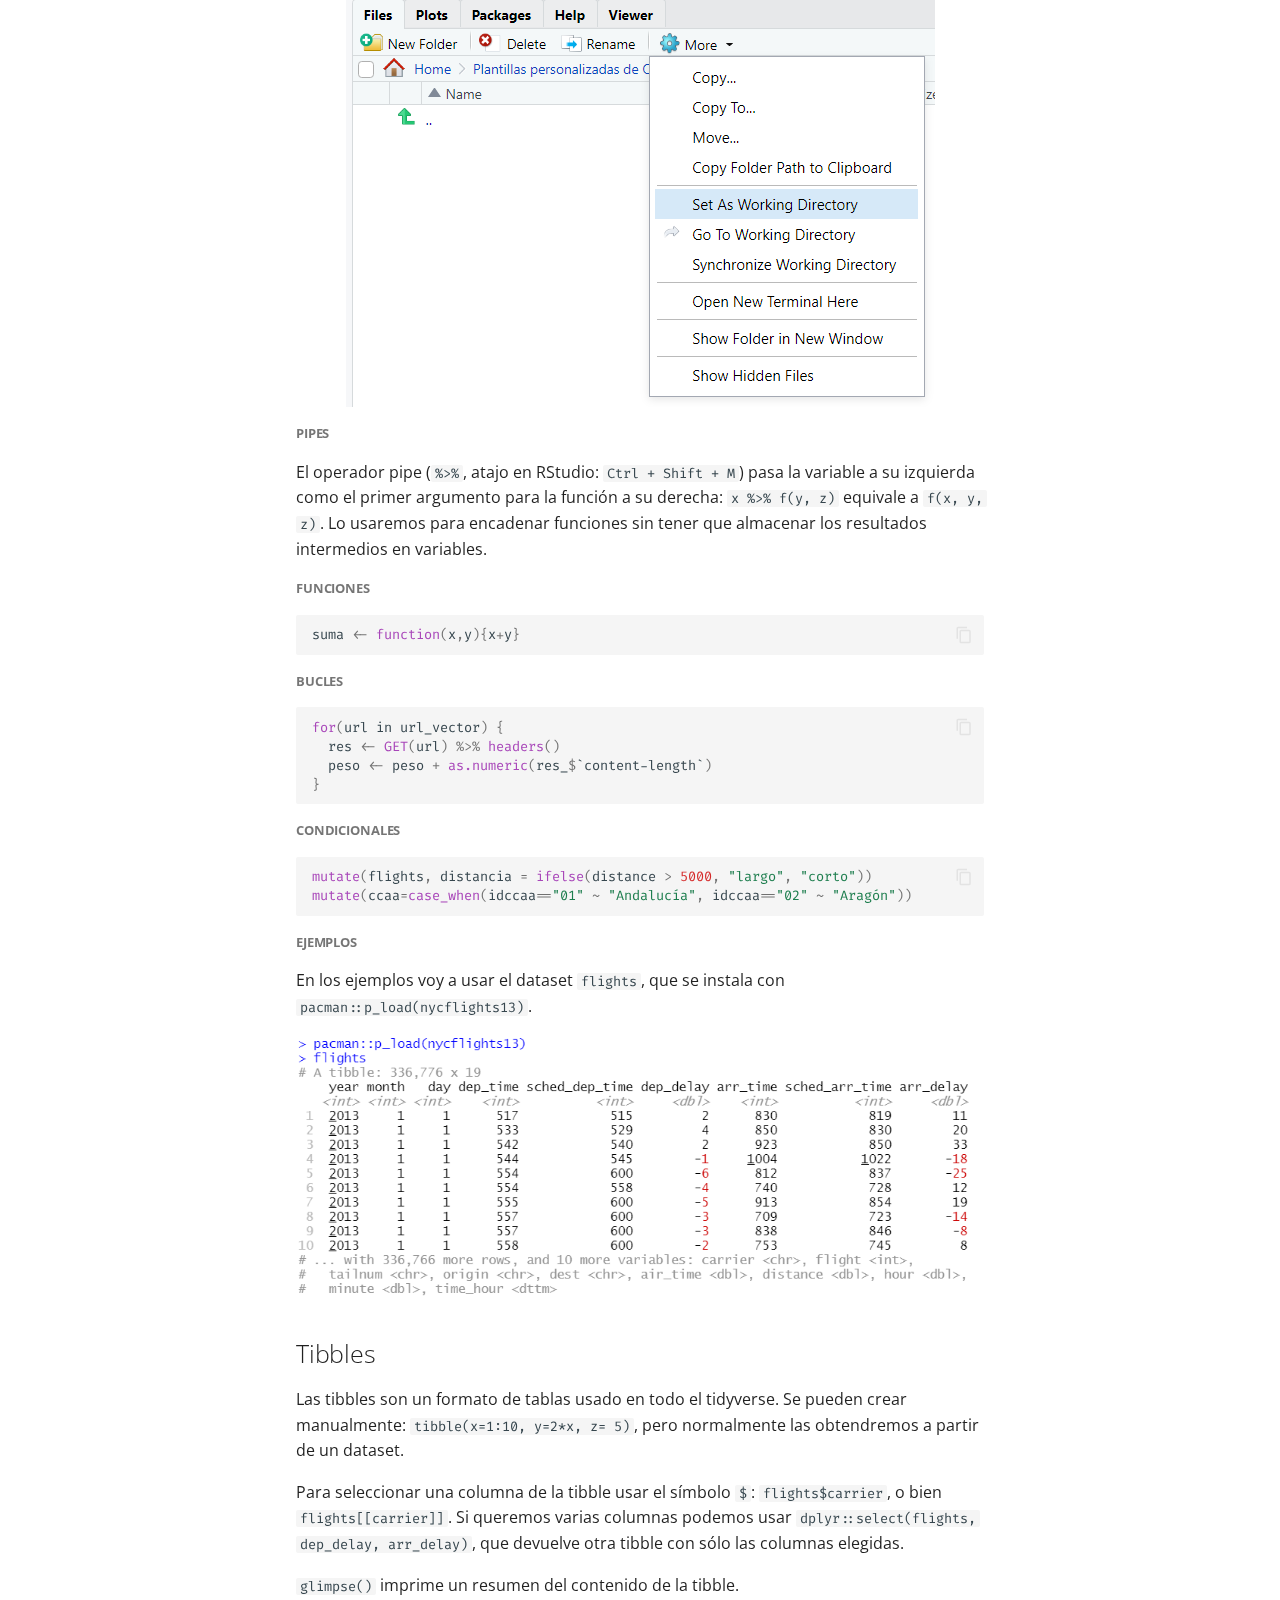
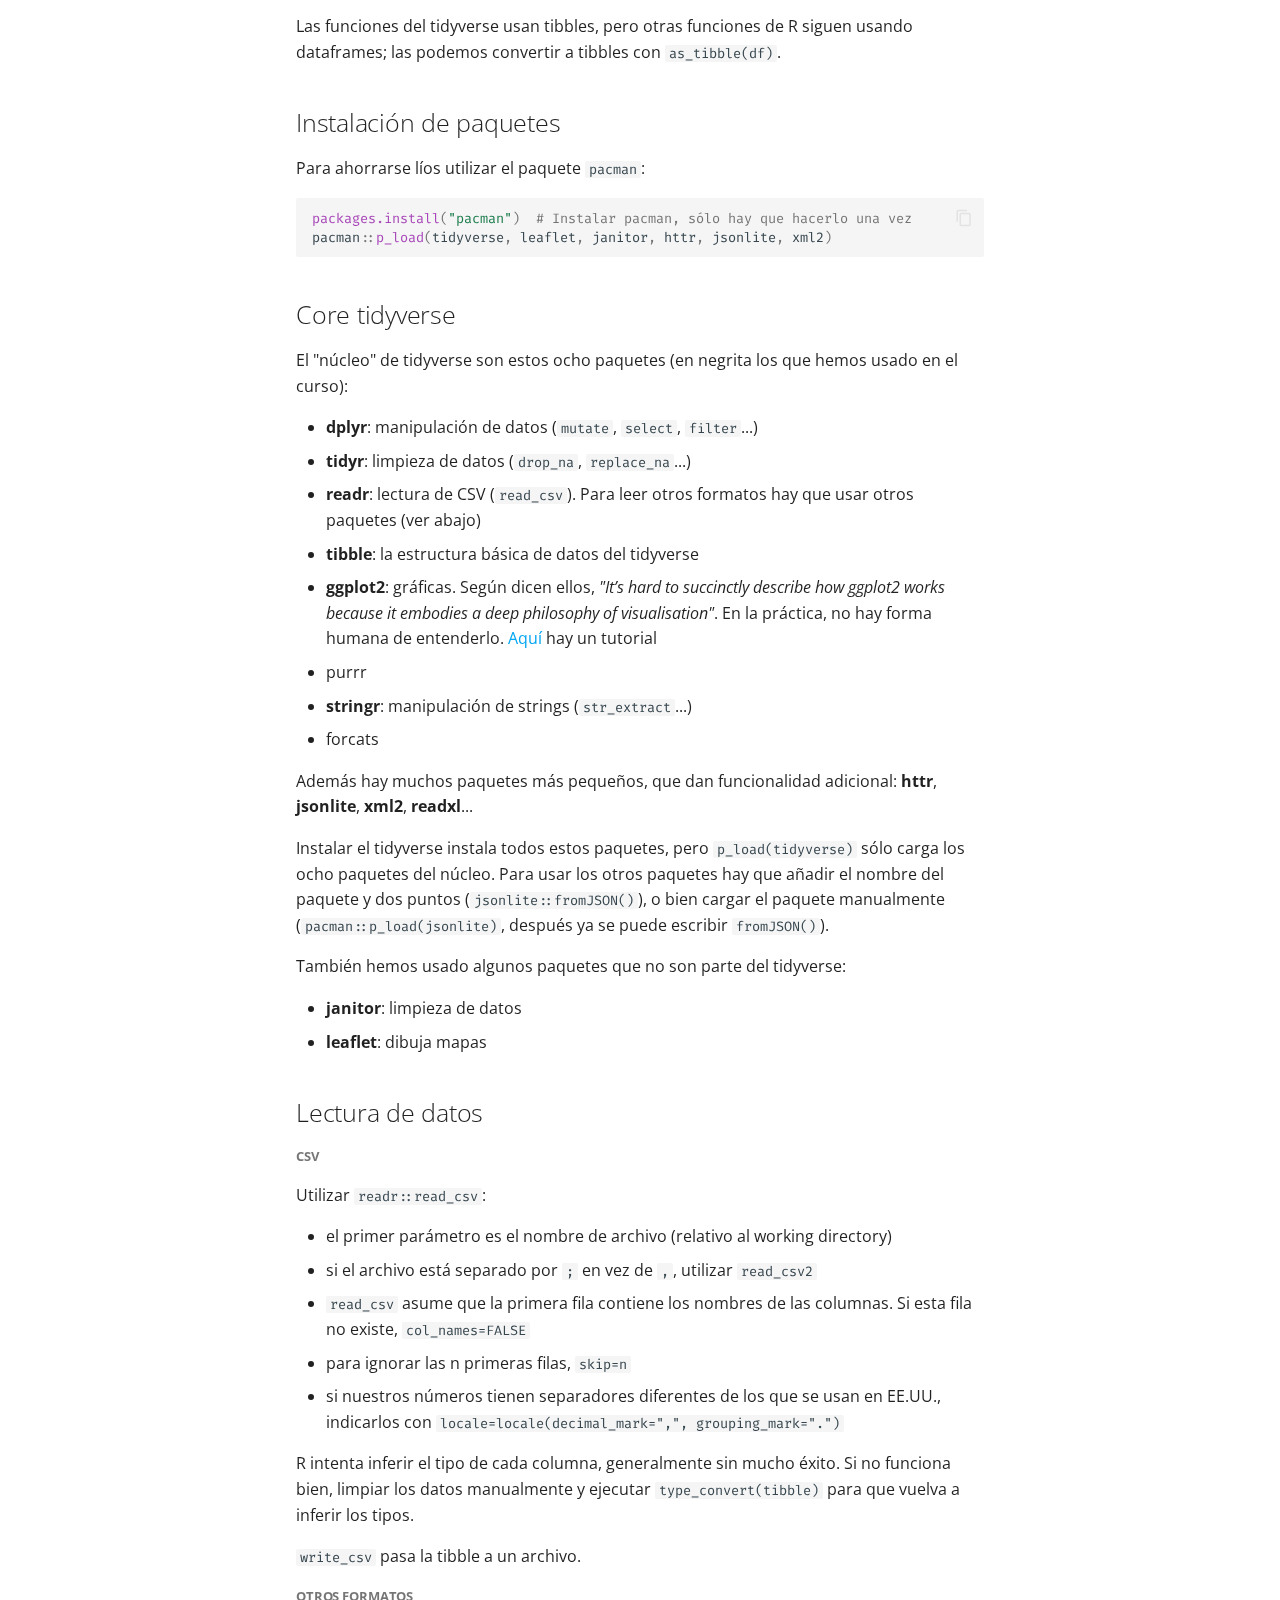
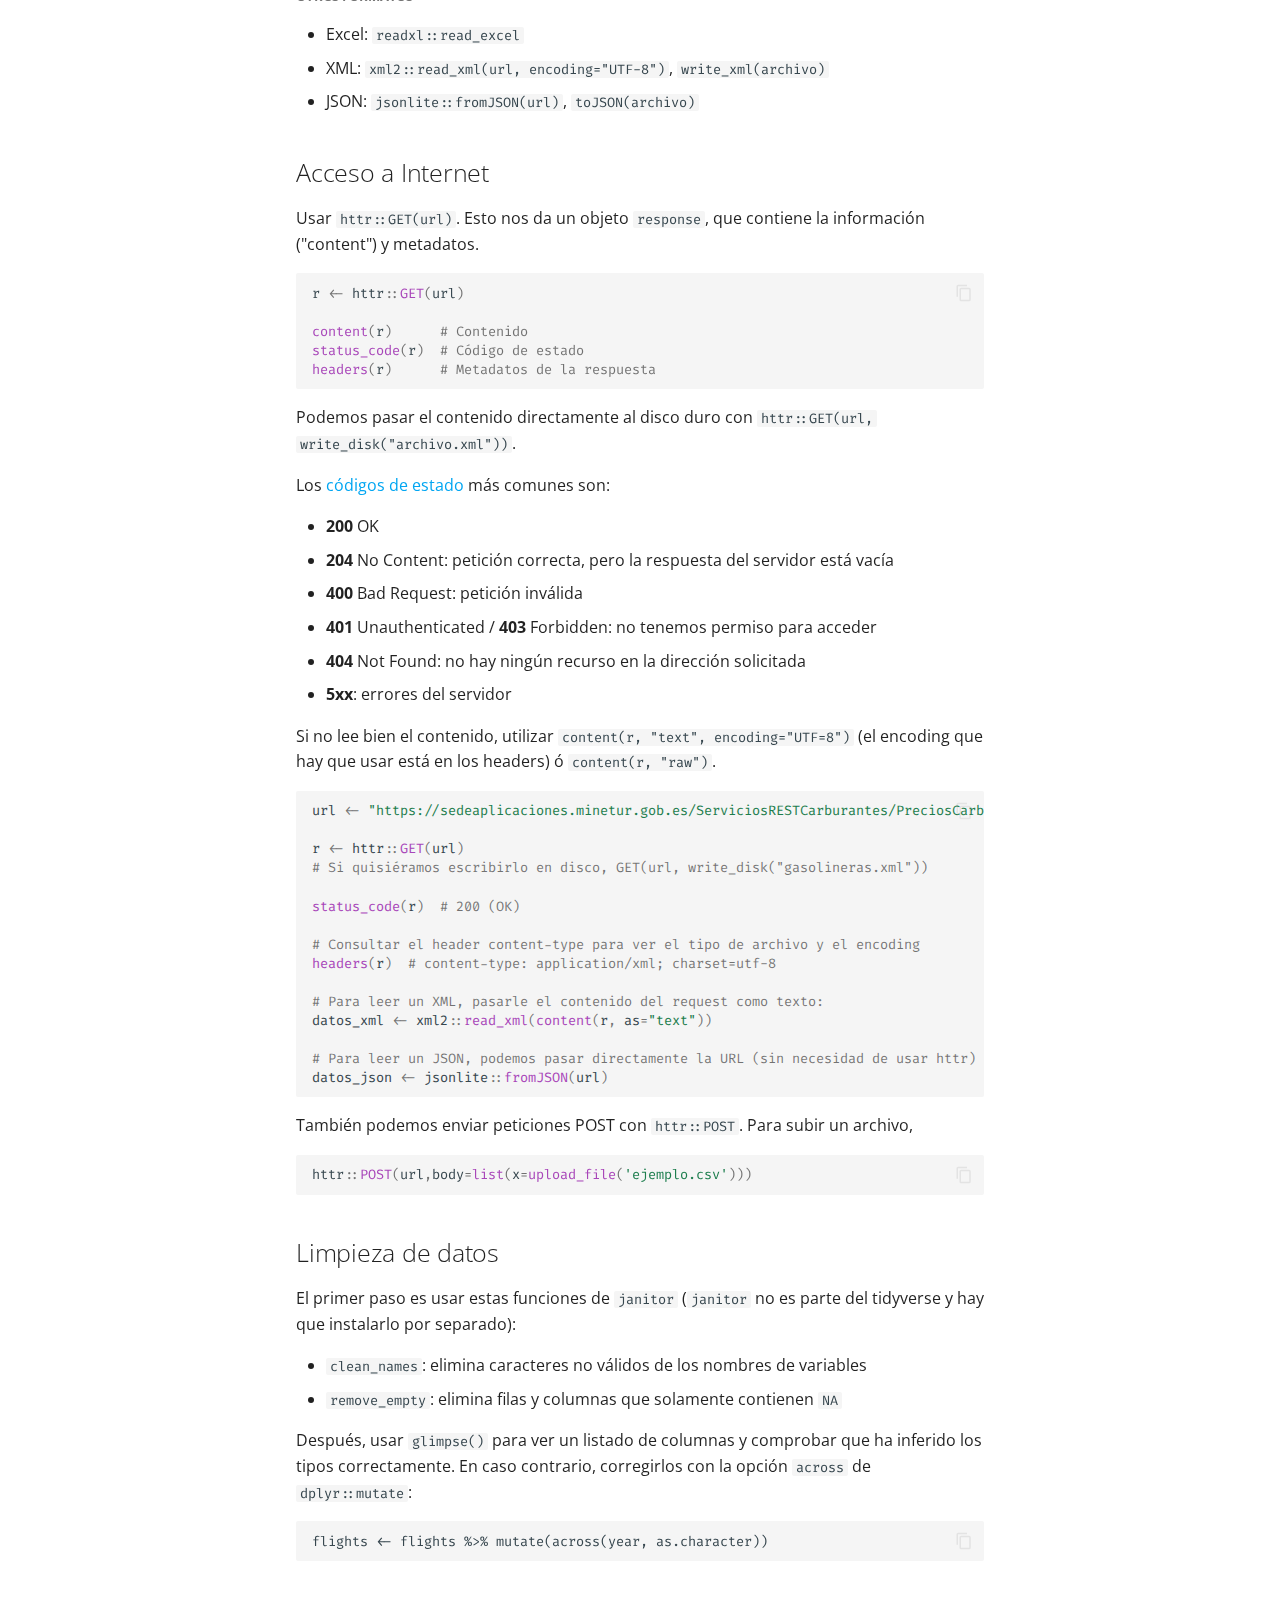
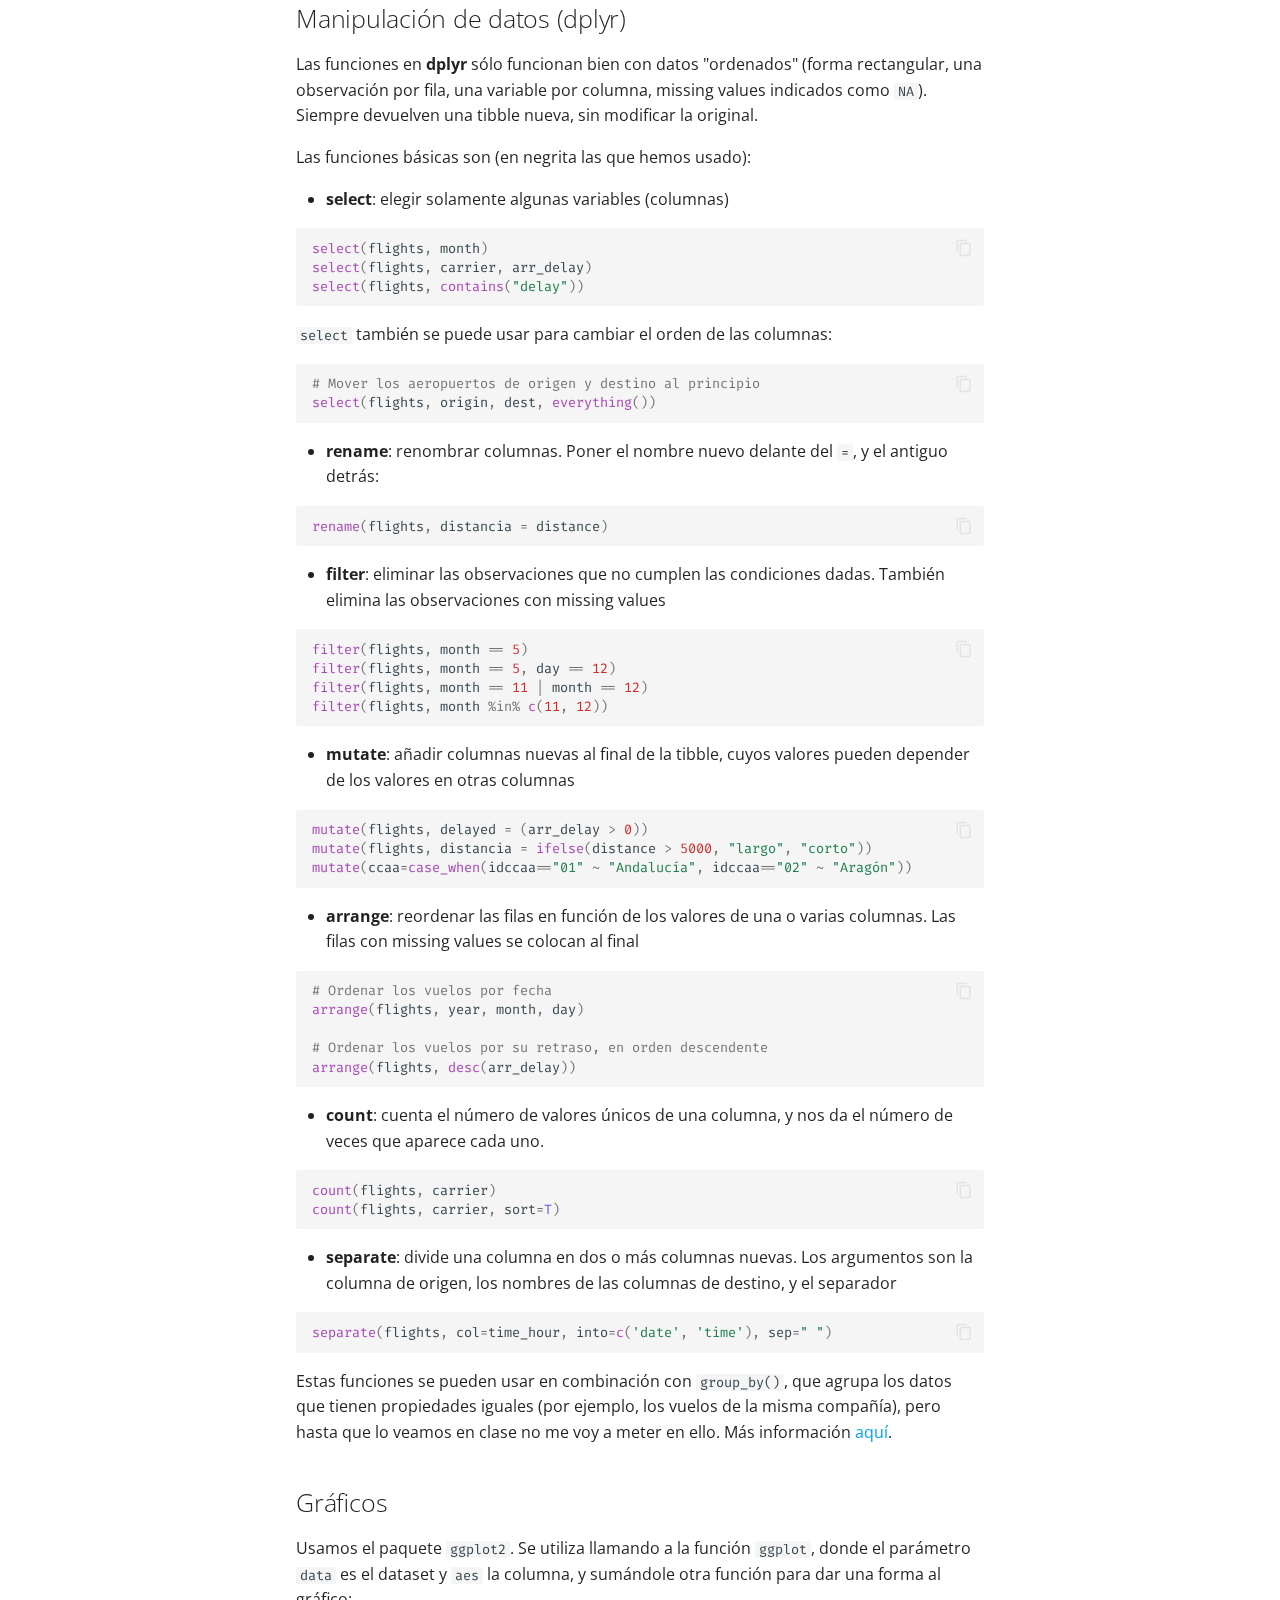
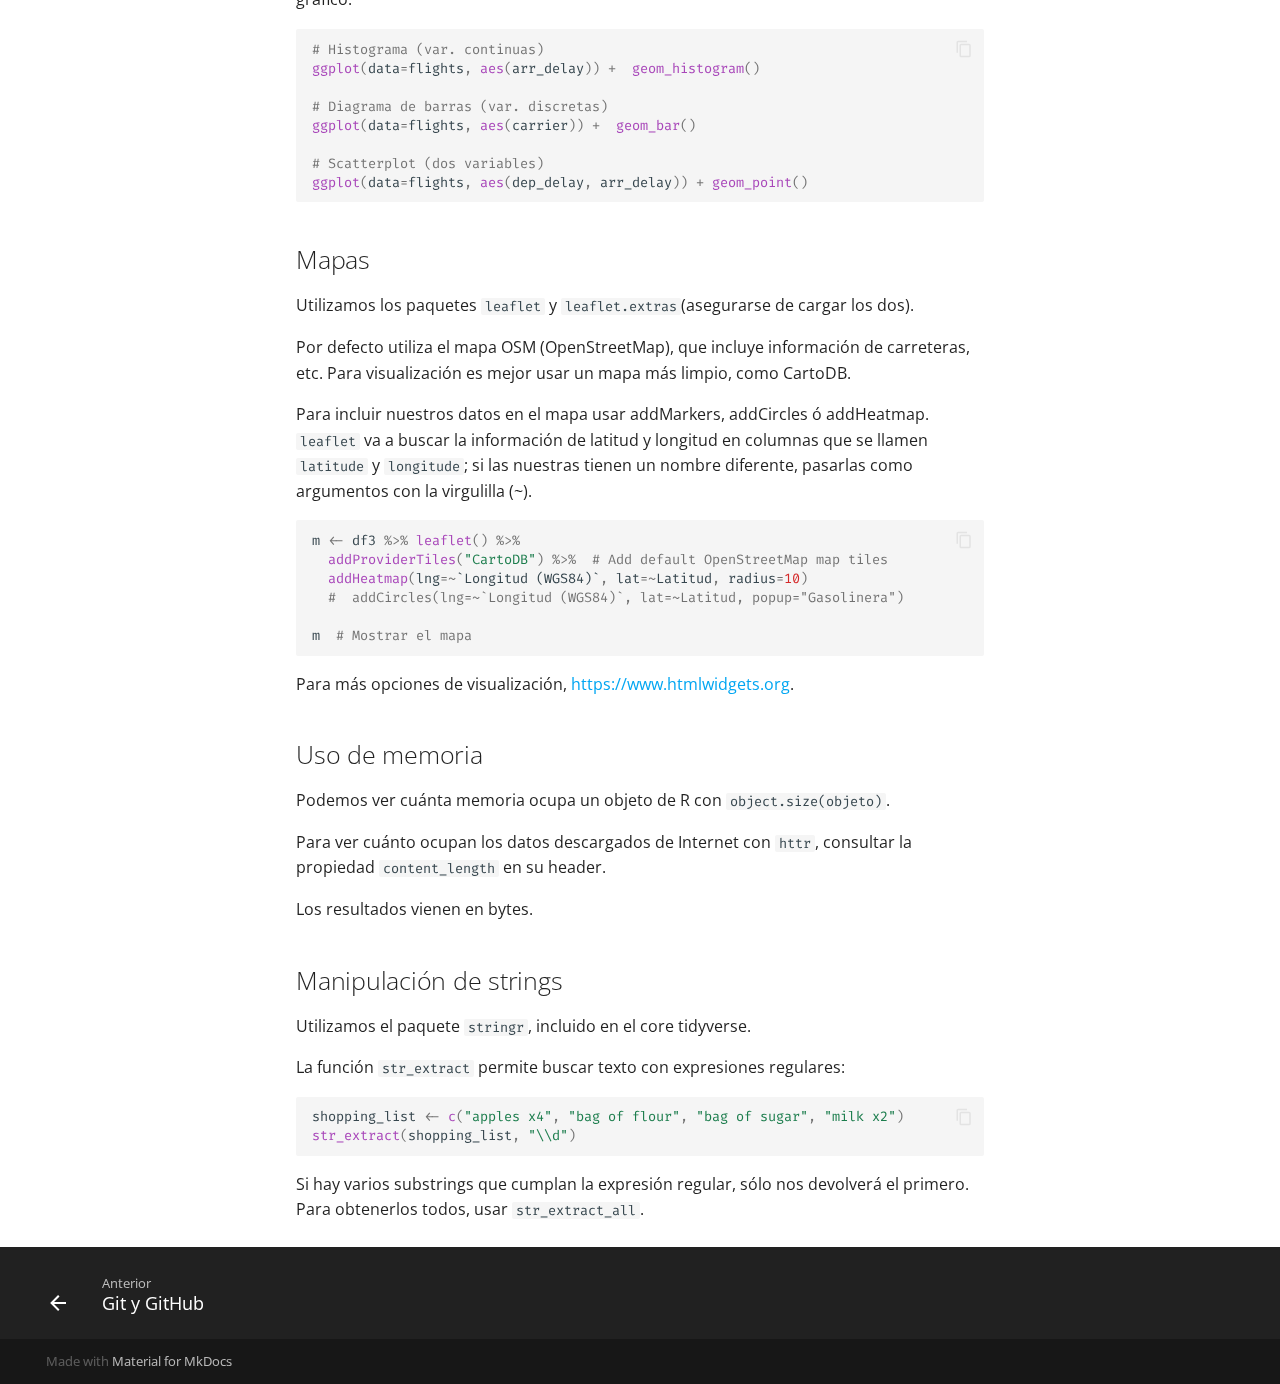
<file: Estadística/R/index.html>
<!doctype html>
<html lang="es" class="no-js">
  <head>
    
      <meta charset="utf-8">
      <meta name="viewport" content="width=device-width,initial-scale=1">
      
      
      
      <link rel="icon" href="../../assets/images/favicon.png">
      <meta name="generator" content="mkdocs-1.2.3, mkdocs-material-8.1.8">
    
    
      
        <title>R - Apuntes</title>
      
    
    
      <link rel="stylesheet" href="../../assets/stylesheets/main.6e60f8b8.min.css">
      
        
        <link rel="stylesheet" href="../../assets/stylesheets/palette.e6a45f82.min.css">
        
      
    
    
    
      
        
        <link rel="preconnect" href="https://fonts.gstatic.com" crossorigin>
        <link rel="stylesheet" href="https://fonts.googleapis.com/css?family=Open+Sans:300,400,400i,700%7CFira+Code&display=fallback">
        <style>:root{--md-text-font:"Open Sans";--md-code-font:"Fira Code"}</style>
      
    
    
      <link rel="stylesheet" href="../../stylesheets/extra.css">
    
      <link rel="stylesheet" href="../../css/ansi-colours.css">
    
      <link rel="stylesheet" href="../../css/jupyter-cells.css">
    
      <link rel="stylesheet" href="../../css/pandas-dataframe.css">
    
    <script>__md_scope=new URL("../..",location),__md_get=(e,_=localStorage,t=__md_scope)=>JSON.parse(_.getItem(t.pathname+"."+e)),__md_set=(e,_,t=localStorage,a=__md_scope)=>{try{t.setItem(a.pathname+"."+e,JSON.stringify(_))}catch(e){}}</script>
    
      

    
    
  </head>
  
  
    
    
      
    
    
    
    
    <body dir="ltr" data-md-color-scheme="default" data-md-color-primary="light-blue" data-md-color-accent="cyan">
  
    
    
      <script>var palette=__md_get("__palette");if(palette&&"object"==typeof palette.color)for(var key of Object.keys(palette.color))document.body.setAttribute("data-md-color-"+key,palette.color[key])</script>
    
    <input class="md-toggle" data-md-toggle="drawer" type="checkbox" id="__drawer" autocomplete="off">
    <input class="md-toggle" data-md-toggle="search" type="checkbox" id="__search" autocomplete="off">
    <label class="md-overlay" for="__drawer"></label>
    <div data-md-component="skip">
      
        
        <a href="#r" class="md-skip">
          Saltar a contenido
        </a>
      
    </div>
    <div data-md-component="announce">
      
    </div>
    
    
      

<header class="md-header" data-md-component="header">
  <nav class="md-header__inner md-grid" aria-label="Cabecera">
    <a href="../.." title="Apuntes" class="md-header__button md-logo" aria-label="Apuntes" data-md-component="logo">
      
  
  <svg xmlns="http://www.w3.org/2000/svg" viewBox="0 0 24 24"><path d="M12 8a3 3 0 0 0 3-3 3 3 0 0 0-3-3 3 3 0 0 0-3 3 3 3 0 0 0 3 3m0 3.54C9.64 9.35 6.5 8 3 8v11c3.5 0 6.64 1.35 9 3.54 2.36-2.19 5.5-3.54 9-3.54V8c-3.5 0-6.64 1.35-9 3.54z"/></svg>

    </a>
    <label class="md-header__button md-icon" for="__drawer">
      <svg xmlns="http://www.w3.org/2000/svg" viewBox="0 0 24 24"><path d="M3 6h18v2H3V6m0 5h18v2H3v-2m0 5h18v2H3v-2z"/></svg>
    </label>
    <div class="md-header__title" data-md-component="header-title">
      <div class="md-header__ellipsis">
        <div class="md-header__topic">
          <span class="md-ellipsis">
            Apuntes
          </span>
        </div>
        <div class="md-header__topic" data-md-component="header-topic">
          <span class="md-ellipsis">
            
              R
            
          </span>
        </div>
      </div>
    </div>
    
      <form class="md-header__option" data-md-component="palette">
        
          
          
          <input class="md-option" data-md-color-media="" data-md-color-scheme="default" data-md-color-primary="light-blue" data-md-color-accent="cyan"  aria-label="Cambiar a colores nocturnos"  type="radio" name="__palette" id="__palette_1">
          
            <label class="md-header__button md-icon" title="Cambiar a colores nocturnos" for="__palette_2" hidden>
              <svg xmlns="http://www.w3.org/2000/svg" viewBox="0 0 24 24"><path d="m17.75 4.09-2.53 1.94.91 3.06-2.63-1.81-2.63 1.81.91-3.06-2.53-1.94L12.44 4l1.06-3 1.06 3 3.19.09m3.5 6.91-1.64 1.25.59 1.98-1.7-1.17-1.7 1.17.59-1.98L15.75 11l2.06-.05L18.5 9l.69 1.95 2.06.05m-2.28 4.95c.83-.08 1.72 1.1 1.19 1.85-.32.45-.66.87-1.08 1.27C15.17 23 8.84 23 4.94 19.07c-3.91-3.9-3.91-10.24 0-14.14.4-.4.82-.76 1.27-1.08.75-.53 1.93.36 1.85 1.19-.27 2.86.69 5.83 2.89 8.02a9.96 9.96 0 0 0 8.02 2.89m-1.64 2.02a12.08 12.08 0 0 1-7.8-3.47c-2.17-2.19-3.33-5-3.49-7.82-2.81 3.14-2.7 7.96.31 10.98 3.02 3.01 7.84 3.12 10.98.31z"/></svg>
            </label>
          
        
          
          
          <input class="md-option" data-md-color-media="" data-md-color-scheme="slate" data-md-color-primary="purple" data-md-color-accent="purple"  aria-label="Cambiar a colores diurnos"  type="radio" name="__palette" id="__palette_2">
          
            <label class="md-header__button md-icon" title="Cambiar a colores diurnos" for="__palette_1" hidden>
              <svg xmlns="http://www.w3.org/2000/svg" viewBox="0 0 24 24"><path d="M12 7a5 5 0 0 1 5 5 5 5 0 0 1-5 5 5 5 0 0 1-5-5 5 5 0 0 1 5-5m0 2a3 3 0 0 0-3 3 3 3 0 0 0 3 3 3 3 0 0 0 3-3 3 3 0 0 0-3-3m0-7 2.39 3.42C13.65 5.15 12.84 5 12 5c-.84 0-1.65.15-2.39.42L12 2M3.34 7l4.16-.35A7.2 7.2 0 0 0 5.94 8.5c-.44.74-.69 1.5-.83 2.29L3.34 7m.02 10 1.76-3.77a7.131 7.131 0 0 0 2.38 4.14L3.36 17M20.65 7l-1.77 3.79a7.023 7.023 0 0 0-2.38-4.15l4.15.36m-.01 10-4.14.36c.59-.51 1.12-1.14 1.54-1.86.42-.73.69-1.5.83-2.29L20.64 17M12 22l-2.41-3.44c.74.27 1.55.44 2.41.44.82 0 1.63-.17 2.37-.44L12 22z"/></svg>
            </label>
          
        
      </form>
    
    
    
      <label class="md-header__button md-icon" for="__search">
        <svg xmlns="http://www.w3.org/2000/svg" viewBox="0 0 24 24"><path d="M9.5 3A6.5 6.5 0 0 1 16 9.5c0 1.61-.59 3.09-1.56 4.23l.27.27h.79l5 5-1.5 1.5-5-5v-.79l-.27-.27A6.516 6.516 0 0 1 9.5 16 6.5 6.5 0 0 1 3 9.5 6.5 6.5 0 0 1 9.5 3m0 2C7 5 5 7 5 9.5S7 14 9.5 14 14 12 14 9.5 12 5 9.5 5z"/></svg>
      </label>
      <div class="md-search" data-md-component="search" role="dialog">
  <label class="md-search__overlay" for="__search"></label>
  <div class="md-search__inner" role="search">
    <form class="md-search__form" name="search">
      <input type="text" class="md-search__input" name="query" aria-label="Búsqueda" placeholder="Búsqueda" autocapitalize="off" autocorrect="off" autocomplete="off" spellcheck="false" data-md-component="search-query" required>
      <label class="md-search__icon md-icon" for="__search">
        <svg xmlns="http://www.w3.org/2000/svg" viewBox="0 0 24 24"><path d="M9.5 3A6.5 6.5 0 0 1 16 9.5c0 1.61-.59 3.09-1.56 4.23l.27.27h.79l5 5-1.5 1.5-5-5v-.79l-.27-.27A6.516 6.516 0 0 1 9.5 16 6.5 6.5 0 0 1 3 9.5 6.5 6.5 0 0 1 9.5 3m0 2C7 5 5 7 5 9.5S7 14 9.5 14 14 12 14 9.5 12 5 9.5 5z"/></svg>
        <svg xmlns="http://www.w3.org/2000/svg" viewBox="0 0 24 24"><path d="M20 11v2H8l5.5 5.5-1.42 1.42L4.16 12l7.92-7.92L13.5 5.5 8 11h12z"/></svg>
      </label>
      <nav class="md-search__options" aria-label="Search">
        
        <button type="reset" class="md-search__icon md-icon" aria-label="Limpiar" tabindex="-1">
          <svg xmlns="http://www.w3.org/2000/svg" viewBox="0 0 24 24"><path d="M19 6.41 17.59 5 12 10.59 6.41 5 5 6.41 10.59 12 5 17.59 6.41 19 12 13.41 17.59 19 19 17.59 13.41 12 19 6.41z"/></svg>
        </button>
      </nav>
      
    </form>
    <div class="md-search__output">
      <div class="md-search__scrollwrap" data-md-scrollfix>
        <div class="md-search-result" data-md-component="search-result">
          <div class="md-search-result__meta">
            Inicializando búsqueda
          </div>
          <ol class="md-search-result__list"></ol>
        </div>
      </div>
    </div>
  </div>
</div>
    
    
  </nav>
  
</header>
    
    <div class="md-container" data-md-component="container">
      
      
        
          
            
<nav class="md-tabs" aria-label="Pestañas" data-md-component="tabs">
  <div class="md-tabs__inner md-grid">
    <ul class="md-tabs__list">
      
        
  
  


  <li class="md-tabs__item">
    <a href="../.." class="md-tabs__link">
      Índice
    </a>
  </li>

      
        
  
  


  
  
  
    <li class="md-tabs__item">
      <a href="../../Almacenamiento/mongodb/" class="md-tabs__link">
        Almacenamiento
      </a>
    </li>
  

      
        
  
  


  
  
  
    <li class="md-tabs__item">
      <a href="../../Cosas%20varias/Linux/" class="md-tabs__link">
        Cosas varias
      </a>
    </li>
  

      
        
  
  
    
  


  
  
  
    <li class="md-tabs__item">
      <a href="./" class="md-tabs__link md-tabs__link--active">
        Estadística
      </a>
    </li>
  

      
    </ul>
  </div>
</nav>
          
        
      
      <main class="md-main" data-md-component="main">
        <div class="md-main__inner md-grid">
          
            
              
              <div class="md-sidebar md-sidebar--primary" data-md-component="sidebar" data-md-type="navigation" >
                <div class="md-sidebar__scrollwrap">
                  <div class="md-sidebar__inner">
                    

  


<nav class="md-nav md-nav--primary md-nav--lifted" aria-label="Navegación" data-md-level="0">
  <label class="md-nav__title" for="__drawer">
    <a href="../.." title="Apuntes" class="md-nav__button md-logo" aria-label="Apuntes" data-md-component="logo">
      
  
  <svg xmlns="http://www.w3.org/2000/svg" viewBox="0 0 24 24"><path d="M12 8a3 3 0 0 0 3-3 3 3 0 0 0-3-3 3 3 0 0 0-3 3 3 3 0 0 0 3 3m0 3.54C9.64 9.35 6.5 8 3 8v11c3.5 0 6.64 1.35 9 3.54 2.36-2.19 5.5-3.54 9-3.54V8c-3.5 0-6.64 1.35-9 3.54z"/></svg>

    </a>
    Apuntes
  </label>
  
  <ul class="md-nav__list" data-md-scrollfix>
    
      
      
      

  
  
  
    <li class="md-nav__item">
      <a href="../.." class="md-nav__link">
        Índice
      </a>
    </li>
  

    
      
      
      

  
  
  
    
    <li class="md-nav__item md-nav__item--nested">
      
      
        <input class="md-nav__toggle md-toggle" data-md-toggle="__nav_2" type="checkbox" id="__nav_2" >
      
      
      
      
        <label class="md-nav__link" for="__nav_2">
          Almacenamiento
          <span class="md-nav__icon md-icon"></span>
        </label>
      
      <nav class="md-nav" aria-label="Almacenamiento" data-md-level="1">
        <label class="md-nav__title" for="__nav_2">
          <span class="md-nav__icon md-icon"></span>
          Almacenamiento
        </label>
        <ul class="md-nav__list" data-md-scrollfix>
          
            
              
  
  
  
    <li class="md-nav__item">
      <a href="../../Almacenamiento/mongodb/" class="md-nav__link">
        MongoDB
      </a>
    </li>
  

            
          
            
              
  
  
  
    <li class="md-nav__item">
      <a href="../../Almacenamiento/mongodbatlas/" class="md-nav__link">
        MongoDB Atlas
      </a>
    </li>
  

            
          
            
              
  
  
  
    <li class="md-nav__item">
      <a href="../../Almacenamiento/spark-dataframes/" class="md-nav__link">
        Spark dataframes
      </a>
    </li>
  

            
          
            
              
  
  
  
    <li class="md-nav__item">
      <a href="../../Almacenamiento/spark/" class="md-nav__link">
        Spark
      </a>
    </li>
  

            
          
            
              
  
  
  
    <li class="md-nav__item">
      <a href="../../Almacenamiento/sql/" class="md-nav__link">
        SQL
      </a>
    </li>
  

            
          
        </ul>
      </nav>
    </li>
  

    
      
      
      

  
  
  
    
    <li class="md-nav__item md-nav__item--nested">
      
      
        <input class="md-nav__toggle md-toggle" data-md-toggle="__nav_3" type="checkbox" id="__nav_3" >
      
      
      
      
        <label class="md-nav__link" for="__nav_3">
          Cosas varias
          <span class="md-nav__icon md-icon"></span>
        </label>
      
      <nav class="md-nav" aria-label="Cosas varias" data-md-level="1">
        <label class="md-nav__title" for="__nav_3">
          <span class="md-nav__icon md-icon"></span>
          Cosas varias
        </label>
        <ul class="md-nav__list" data-md-scrollfix>
          
            
              
  
  
  
    <li class="md-nav__item">
      <a href="../../Cosas%20varias/Linux/" class="md-nav__link">
        Línea de comandos de Linux
      </a>
    </li>
  

            
          
            
              
  
  
  
    <li class="md-nav__item">
      <a href="../../Cosas%20varias/git/" class="md-nav__link">
        Git y GitHub
      </a>
    </li>
  

            
          
        </ul>
      </nav>
    </li>
  

    
      
      
      

  
  
    
  
  
    
    <li class="md-nav__item md-nav__item--active md-nav__item--nested">
      
      
        <input class="md-nav__toggle md-toggle" data-md-toggle="__nav_4" type="checkbox" id="__nav_4" checked>
      
      
      
      
        <label class="md-nav__link" for="__nav_4">
          Estadística
          <span class="md-nav__icon md-icon"></span>
        </label>
      
      <nav class="md-nav" aria-label="Estadística" data-md-level="1">
        <label class="md-nav__title" for="__nav_4">
          <span class="md-nav__icon md-icon"></span>
          Estadística
        </label>
        <ul class="md-nav__list" data-md-scrollfix>
          
            
              
  
  
    
  
  
    <li class="md-nav__item md-nav__item--active">
      
      <input class="md-nav__toggle md-toggle" data-md-toggle="toc" type="checkbox" id="__toc">
      
      
        
      
      
        <label class="md-nav__link md-nav__link--active" for="__toc">
          R
          <span class="md-nav__icon md-icon"></span>
        </label>
      
      <a href="./" class="md-nav__link md-nav__link--active">
        R
      </a>
      
        

<nav class="md-nav md-nav--secondary" aria-label="Tabla de contenidos">
  
  
  
    
  
  
    <label class="md-nav__title" for="__toc">
      <span class="md-nav__icon md-icon"></span>
      Tabla de contenidos
    </label>
    <ul class="md-nav__list" data-md-component="toc" data-md-scrollfix>
      
        <li class="md-nav__item">
  <a href="#recursos" class="md-nav__link">
    Recursos
  </a>
  
</li>
      
        <li class="md-nav__item">
  <a href="#introduccion" class="md-nav__link">
    Introducción
  </a>
  
    <nav class="md-nav" aria-label="Introducción">
      <ul class="md-nav__list">
        
          <li class="md-nav__item">
  <a href="#variables" class="md-nav__link">
    Variables
  </a>
  
</li>
        
          <li class="md-nav__item">
  <a href="#rstudio" class="md-nav__link">
    RStudio
  </a>
  
</li>
        
          <li class="md-nav__item">
  <a href="#pipes" class="md-nav__link">
    Pipes
  </a>
  
</li>
        
          <li class="md-nav__item">
  <a href="#funciones" class="md-nav__link">
    Funciones
  </a>
  
</li>
        
          <li class="md-nav__item">
  <a href="#bucles" class="md-nav__link">
    Bucles
  </a>
  
</li>
        
          <li class="md-nav__item">
  <a href="#condicionales" class="md-nav__link">
    Condicionales
  </a>
  
</li>
        
          <li class="md-nav__item">
  <a href="#ejemplos" class="md-nav__link">
    Ejemplos
  </a>
  
</li>
        
      </ul>
    </nav>
  
</li>
      
        <li class="md-nav__item">
  <a href="#tibbles" class="md-nav__link">
    Tibbles
  </a>
  
</li>
      
        <li class="md-nav__item">
  <a href="#instalacion-de-paquetes" class="md-nav__link">
    Instalación de paquetes
  </a>
  
</li>
      
        <li class="md-nav__item">
  <a href="#core-tidyverse" class="md-nav__link">
    Core tidyverse
  </a>
  
</li>
      
        <li class="md-nav__item">
  <a href="#lectura-de-datos" class="md-nav__link">
    Lectura de datos
  </a>
  
    <nav class="md-nav" aria-label="Lectura de datos">
      <ul class="md-nav__list">
        
          <li class="md-nav__item">
  <a href="#csv" class="md-nav__link">
    csv
  </a>
  
</li>
        
          <li class="md-nav__item">
  <a href="#otros-formatos" class="md-nav__link">
    Otros formatos
  </a>
  
</li>
        
      </ul>
    </nav>
  
</li>
      
        <li class="md-nav__item">
  <a href="#acceso-a-internet" class="md-nav__link">
    Acceso a Internet
  </a>
  
</li>
      
        <li class="md-nav__item">
  <a href="#limpieza-de-datos" class="md-nav__link">
    Limpieza de datos
  </a>
  
</li>
      
        <li class="md-nav__item">
  <a href="#manipulacion-de-datos-dplyr" class="md-nav__link">
    Manipulación de datos (dplyr)
  </a>
  
</li>
      
        <li class="md-nav__item">
  <a href="#graficos" class="md-nav__link">
    Gráficos
  </a>
  
</li>
      
        <li class="md-nav__item">
  <a href="#mapas" class="md-nav__link">
    Mapas
  </a>
  
</li>
      
        <li class="md-nav__item">
  <a href="#uso-de-memoria" class="md-nav__link">
    Uso de memoria
  </a>
  
</li>
      
        <li class="md-nav__item">
  <a href="#manipulacion-de-strings" class="md-nav__link">
    Manipulación de strings
  </a>
  
</li>
      
    </ul>
  
</nav>
      
    </li>
  

            
          
        </ul>
      </nav>
    </li>
  

    
  </ul>
</nav>
                  </div>
                </div>
              </div>
            
            
              
              <div class="md-sidebar md-sidebar--secondary" data-md-component="sidebar" data-md-type="toc" >
                <div class="md-sidebar__scrollwrap">
                  <div class="md-sidebar__inner">
                    

<nav class="md-nav md-nav--secondary" aria-label="Tabla de contenidos">
  
  
  
    
  
  
    <label class="md-nav__title" for="__toc">
      <span class="md-nav__icon md-icon"></span>
      Tabla de contenidos
    </label>
    <ul class="md-nav__list" data-md-component="toc" data-md-scrollfix>
      
        <li class="md-nav__item">
  <a href="#recursos" class="md-nav__link">
    Recursos
  </a>
  
</li>
      
        <li class="md-nav__item">
  <a href="#introduccion" class="md-nav__link">
    Introducción
  </a>
  
    <nav class="md-nav" aria-label="Introducción">
      <ul class="md-nav__list">
        
          <li class="md-nav__item">
  <a href="#variables" class="md-nav__link">
    Variables
  </a>
  
</li>
        
          <li class="md-nav__item">
  <a href="#rstudio" class="md-nav__link">
    RStudio
  </a>
  
</li>
        
          <li class="md-nav__item">
  <a href="#pipes" class="md-nav__link">
    Pipes
  </a>
  
</li>
        
          <li class="md-nav__item">
  <a href="#funciones" class="md-nav__link">
    Funciones
  </a>
  
</li>
        
          <li class="md-nav__item">
  <a href="#bucles" class="md-nav__link">
    Bucles
  </a>
  
</li>
        
          <li class="md-nav__item">
  <a href="#condicionales" class="md-nav__link">
    Condicionales
  </a>
  
</li>
        
          <li class="md-nav__item">
  <a href="#ejemplos" class="md-nav__link">
    Ejemplos
  </a>
  
</li>
        
      </ul>
    </nav>
  
</li>
      
        <li class="md-nav__item">
  <a href="#tibbles" class="md-nav__link">
    Tibbles
  </a>
  
</li>
      
        <li class="md-nav__item">
  <a href="#instalacion-de-paquetes" class="md-nav__link">
    Instalación de paquetes
  </a>
  
</li>
      
        <li class="md-nav__item">
  <a href="#core-tidyverse" class="md-nav__link">
    Core tidyverse
  </a>
  
</li>
      
        <li class="md-nav__item">
  <a href="#lectura-de-datos" class="md-nav__link">
    Lectura de datos
  </a>
  
    <nav class="md-nav" aria-label="Lectura de datos">
      <ul class="md-nav__list">
        
          <li class="md-nav__item">
  <a href="#csv" class="md-nav__link">
    csv
  </a>
  
</li>
        
          <li class="md-nav__item">
  <a href="#otros-formatos" class="md-nav__link">
    Otros formatos
  </a>
  
</li>
        
      </ul>
    </nav>
  
</li>
      
        <li class="md-nav__item">
  <a href="#acceso-a-internet" class="md-nav__link">
    Acceso a Internet
  </a>
  
</li>
      
        <li class="md-nav__item">
  <a href="#limpieza-de-datos" class="md-nav__link">
    Limpieza de datos
  </a>
  
</li>
      
        <li class="md-nav__item">
  <a href="#manipulacion-de-datos-dplyr" class="md-nav__link">
    Manipulación de datos (dplyr)
  </a>
  
</li>
      
        <li class="md-nav__item">
  <a href="#graficos" class="md-nav__link">
    Gráficos
  </a>
  
</li>
      
        <li class="md-nav__item">
  <a href="#mapas" class="md-nav__link">
    Mapas
  </a>
  
</li>
      
        <li class="md-nav__item">
  <a href="#uso-de-memoria" class="md-nav__link">
    Uso de memoria
  </a>
  
</li>
      
        <li class="md-nav__item">
  <a href="#manipulacion-de-strings" class="md-nav__link">
    Manipulación de strings
  </a>
  
</li>
      
    </ul>
  
</nav>
                  </div>
                </div>
              </div>
            
          
          <div class="md-content" data-md-component="content">
            <article class="md-content__inner md-typeset">
              
                

<h1 id="r">R</h1>
<p>R es un lenguaje de programación orientado a la estadística.</p>
<h2 id="recursos">Recursos</h2>
<ul>
<li><strong>Ejercicios en clase</strong>: <a href="../gasolineras.R">gasolineras</a>, <a href="../EjercicioClase.R">primer ejercicio de clase</a>, <a href="../ExamenParcial.R">examen parcial</a>, <a href="../Actividad1.R">último ejercicio de clase</a></li>
<li>"Cheat sheets": en el menú de RStudio, <code>Help -&gt; Cheat Sheets</code></li>
<li><a href="https://www.tidyverse.org/packages/">Documentación del tidyverse</a></li>
<li>Libros: <a href="https://r4ds.had.co.nz/index.html">R for Data Science</a>, <a href="https://adv-r.hadley.nz/index.html">Advanced R</a></li>
</ul>
<h2 id="introduccion">Introducción</h2>
<h5 id="variables">Variables</h5>
<p>Asignamos variables con <code>x &lt;- 3</code> (atajo en RStudio: <code>Alt</code> + <code>-</code>). Los nombres de variables y funciones se suelen escribir en minúsculas separadas por barras bajas. Las mayúsculas y minúsculas se consideran letras diferentes. </p>
<p>Los tipos más usados son:</p>
<ul>
<li>
<p><code>character</code>: a pesar del nombre, pueden tener varias letras</p>
</li>
<li>
<p>enteros (<code>integer</code>), punto flotante (<code>double</code>)</p>
</li>
<li>
<p><code>logical</code>: <code>TRUE</code> o <code>FALSE</code></p>
</li>
<li>
<p><code>list</code>: listas (<code>list(1, 2, 3)</code>) o diccionarios (<code>list(a=1, b=2)</code>)</p>
</li>
<li>
<p>vectores (similares a las listas, pero sólo contienen valores de un tipo): <code>c(1, 2, 3)</code>; <code>1:5</code></p>
</li>
<li>
<p><code>raw</code>: datos en formato binario</p>
</li>
<li>
<p><code>date</code> para fechas, <code>dttm</code> (datetime) para fechas con día y hora</p>
</li>
</ul>
<p>Los missing values aparecen representados como <code>NA</code>. La función <code>typeof</code> muestra el tipo de una variable. Para cambiar de tipo usar <code>as.integer</code>, <code>as.tibble</code>, etc.</p>
<p>Para acceder a valores en una lista o vector, usar corchetes: <code>vector[3], lista[2], diccionario["a"]</code>. Al contrario que en Python, los índices empiezan en 1.</p>
<h5 id="rstudio">RStudio</h5>
<p><code>Ctrl + Intro</code> ejecuta la línea actual, y <code>Ctrl + Shift + S</code> ejecuta el script entero. <code>Ctrl + Shift + R</code> añade una sección nueva.</p>
<p>RStudio conserva el estado del programa y los paquetes instalados al cerrarlo y volverlo a abrir. El icono de la escoba en el panel Environment borra los objetos en el entorno. </p>
<p><img alt="image-20211030133826817" src="../image-20211030133826817.png" /></p>
<p>Para reiniciar por completo el entorno (borrar los objetos y eliminar los paquetes instalados), <code>Ctrl</code> + <code>Shift</code> + <code>F10</code>.</p>
<p>R busca archivos en el "working directory", que podemos cambiar con las opciones en el panel Files:</p>
<p><img alt="image-20211030192403102" src="../image-20211030192403102.png" /></p>
<h5 id="pipes">Pipes</h5>
<p>El operador pipe (<code>%&gt;%</code>, atajo en RStudio: <code>Ctrl + Shift + M</code>) pasa la variable a su izquierda como el primer argumento para la función a su derecha: <code>x %&gt;% f(y, z)</code> equivale a <code>f(x, y, z)</code>. Lo usaremos para encadenar funciones sin tener que almacenar los resultados intermedios en variables.</p>
<h5 id="funciones">Funciones</h5>
<div class="highlight"><pre><span></span><code><span class="n">suma</span> <span class="o">&lt;-</span> <span class="nf">function</span><span class="p">(</span><span class="n">x</span><span class="p">,</span><span class="n">y</span><span class="p">){</span><span class="n">x</span><span class="o">+</span><span class="n">y</span><span class="p">}</span>
</code></pre></div>
<h5 id="bucles">Bucles</h5>
<div class="highlight"><pre><span></span><code><span class="nf">for</span><span class="p">(</span><span class="n">url</span> <span class="n">in</span> <span class="n">url_vector</span><span class="p">)</span> <span class="p">{</span>  
  <span class="n">res</span> <span class="o">&lt;-</span> <span class="nf">GET</span><span class="p">(</span><span class="n">url</span><span class="p">)</span> <span class="o">%&gt;%</span> <span class="nf">headers</span><span class="p">()</span>
  <span class="n">peso</span> <span class="o">&lt;-</span> <span class="n">peso</span> <span class="o">+</span> <span class="nf">as.numeric</span><span class="p">(</span><span class="n">res_</span><span class="o">$</span><span class="n">`content-length`</span><span class="p">)</span>
<span class="p">}</span>
</code></pre></div>
<h5 id="condicionales">Condicionales</h5>
<div class="highlight"><pre><span></span><code><span class="nf">mutate</span><span class="p">(</span><span class="n">flights</span><span class="p">,</span> <span class="n">distancia</span> <span class="o">=</span> <span class="nf">ifelse</span><span class="p">(</span><span class="n">distance</span> <span class="o">&gt;</span> <span class="m">5000</span><span class="p">,</span> <span class="s">&quot;largo&quot;</span><span class="p">,</span> <span class="s">&quot;corto&quot;</span><span class="p">))</span>
<span class="nf">mutate</span><span class="p">(</span><span class="n">ccaa</span><span class="o">=</span><span class="nf">case_when</span><span class="p">(</span><span class="n">idccaa</span><span class="o">==</span><span class="s">&quot;01&quot;</span> <span class="o">~</span> <span class="s">&quot;Andalucía&quot;</span><span class="p">,</span> <span class="n">idccaa</span><span class="o">==</span><span class="s">&quot;02&quot;</span> <span class="o">~</span> <span class="s">&quot;Aragón&quot;</span><span class="p">))</span>
</code></pre></div>
<h5 id="ejemplos">Ejemplos</h5>
<p>En los ejemplos voy a usar el dataset <code>flights</code>, que se instala con <code>pacman::p_load(nycflights13)</code>.</p>
<p><img alt="image-20211030135342405" src="../image-20211030135342405.png" /></p>
<h2 id="tibbles">Tibbles</h2>
<p>Las tibbles son un formato de tablas usado en todo el tidyverse. Se pueden crear manualmente: <code>tibble(x=1:10, y=2*x, z= 5)</code>, pero normalmente las obtendremos a partir de un dataset.</p>
<p>Para seleccionar una columna de la tibble usar el símbolo <code>$</code>: <code>flights$carrier</code>, o bien <code>flights[[carrier]]</code>. Si queremos varias columnas podemos usar <code>dplyr::select(flights, dep_delay, arr_delay)</code>, que devuelve otra tibble con sólo las columnas elegidas.</p>
<p><code>glimpse()</code> imprime un resumen del contenido de la tibble.</p>
<p>Las funciones del tidyverse usan tibbles, pero otras funciones de R siguen usando dataframes; las podemos convertir a tibbles con <code>as_tibble(df)</code>. </p>
<h2 id="instalacion-de-paquetes">Instalación de paquetes</h2>
<p>Para ahorrarse líos utilizar el paquete <code>pacman</code>:</p>
<div class="highlight"><pre><span></span><code><span class="nf">packages.install</span><span class="p">(</span><span class="s">&quot;pacman&quot;</span><span class="p">)</span>  <span class="c1"># Instalar pacman, sólo hay que hacerlo una vez</span>
<span class="n">pacman</span><span class="o">::</span><span class="nf">p_load</span><span class="p">(</span><span class="n">tidyverse</span><span class="p">,</span> <span class="n">leaflet</span><span class="p">,</span> <span class="n">janitor</span><span class="p">,</span> <span class="n">httr</span><span class="p">,</span> <span class="n">jsonlite</span><span class="p">,</span> <span class="n">xml2</span><span class="p">)</span>
</code></pre></div>
<h2 id="core-tidyverse">Core tidyverse</h2>
<p>El "núcleo" de tidyverse son estos ocho paquetes (en negrita los que hemos usado en el curso):</p>
<ul>
<li><strong>dplyr</strong>: manipulación de datos (<code>mutate</code>, <code>select</code>, <code>filter</code>...)</li>
<li><strong>tidyr</strong>: limpieza de datos (<code>drop_na</code>, <code>replace_na</code>...)</li>
<li><strong>readr</strong>: lectura de CSV (<code>read_csv</code>). Para leer otros formatos hay que usar otros paquetes (ver abajo)</li>
<li><strong>tibble</strong>: la estructura básica de datos del tidyverse</li>
<li><strong>ggplot2</strong>: gráficas. Según dicen ellos, <em>"It’s hard to succinctly describe how ggplot2 works because it embodies a deep philosophy of visualisation"</em>. En la práctica, no hay forma humana de entenderlo. <a href="https://r4ds.had.co.nz/data-visualisation.html">Aquí</a> hay un tutorial</li>
<li>purrr</li>
<li><strong>stringr</strong>: manipulación de strings (<code>str_extract</code>...)</li>
<li>forcats </li>
</ul>
<p>Además hay muchos paquetes más pequeños, que dan funcionalidad adicional: <strong>httr</strong>, <strong>jsonlite</strong>, <strong>xml2</strong>, <strong>readxl</strong>...</p>
<p>Instalar el tidyverse instala todos estos paquetes, pero <code>p_load(tidyverse)</code> sólo carga los ocho paquetes del núcleo. Para usar los otros paquetes hay que añadir el nombre del paquete y dos puntos (<code>jsonlite::fromJSON()</code>), o bien cargar el paquete manualmente (<code>pacman::p_load(jsonlite)</code>, después ya se puede escribir <code>fromJSON()</code>).</p>
<p>También hemos usado algunos paquetes que no son parte del tidyverse:</p>
<ul>
<li><strong>janitor</strong>: limpieza de datos</li>
<li><strong>leaflet</strong>: dibuja mapas</li>
</ul>
<h2 id="lectura-de-datos">Lectura de datos</h2>
<h5 id="csv">csv</h5>
<p>Utilizar <code>readr::read_csv</code>:</p>
<ul>
<li>el primer parámetro es el nombre de archivo (relativo al working directory)</li>
<li>si el archivo está separado por <code>;</code> en vez de <code>,</code>, utilizar <code>read_csv2</code></li>
<li><code>read_csv</code> asume que la primera fila contiene los nombres de las columnas. Si esta fila no existe, <code>col_names=FALSE</code></li>
<li>para ignorar las n primeras filas, <code>skip=n</code></li>
<li>si nuestros números tienen separadores diferentes de los que se usan en EE.UU., indicarlos con <code>locale=locale(decimal_mark=",", grouping_mark=".")</code></li>
</ul>
<p>R intenta inferir el tipo de cada columna, generalmente sin mucho éxito. Si no funciona bien, limpiar los datos manualmente y ejecutar <code>type_convert(tibble)</code> para que vuelva a inferir los tipos.</p>
<p><code>write_csv</code> pasa la tibble a un archivo.</p>
<h5 id="otros-formatos">Otros formatos</h5>
<ul>
<li>Excel: <code>readxl::read_excel</code></li>
<li>XML: <code>xml2::read_xml(url, encoding="UTF-8")</code>, <code>write_xml(archivo)</code></li>
<li>JSON: <code>jsonlite::fromJSON(url)</code>, <code>toJSON(archivo)</code></li>
</ul>
<h2 id="acceso-a-internet">Acceso a Internet</h2>
<p>Usar <code>httr::GET(url)</code>. Esto nos da un objeto <code>response</code>, que contiene la información ("content") y metadatos.</p>
<div class="highlight"><pre><span></span><code><span class="n">r</span> <span class="o">&lt;-</span> <span class="n">httr</span><span class="o">::</span><span class="nf">GET</span><span class="p">(</span><span class="n">url</span><span class="p">)</span>

<span class="nf">content</span><span class="p">(</span><span class="n">r</span><span class="p">)</span>      <span class="c1"># Contenido</span>
<span class="nf">status_code</span><span class="p">(</span><span class="n">r</span><span class="p">)</span>  <span class="c1"># Código de estado</span>
<span class="nf">headers</span><span class="p">(</span><span class="n">r</span><span class="p">)</span>      <span class="c1"># Metadatos de la respuesta</span>
</code></pre></div>
<p>Podemos pasar el contenido directamente al disco duro con <code>httr::GET(url, write_disk("archivo.xml"))</code>.</p>
<p>Los <a href="https://en.wikipedia.org/wiki/List_of_HTTP_status_codes">códigos de estado</a> más comunes son:</p>
<ul>
<li><strong>200</strong> OK</li>
<li><strong>204</strong> No Content: petición correcta, pero la respuesta del servidor está vacía</li>
<li><strong>400</strong> Bad Request: petición inválida</li>
<li><strong>401</strong> Unauthenticated / <strong>403</strong> Forbidden: no tenemos permiso para acceder</li>
<li><strong>404</strong> Not Found: no hay ningún recurso en la dirección solicitada</li>
<li><strong>5xx</strong>: errores del servidor</li>
</ul>
<p>Si no lee bien el contenido, utilizar <code>content(r, "text", encoding="UTF=8")</code> (el encoding que hay que usar está en los headers) ó <code>content(r, "raw")</code>.</p>
<div class="highlight"><pre><span></span><code><span class="n">url</span> <span class="o">&lt;-</span> <span class="s">&quot;https://sedeaplicaciones.minetur.gob.es/ServiciosRESTCarburantes/PreciosCarburantes/EstacionesTerrestres/&quot;</span>

<span class="n">r</span> <span class="o">&lt;-</span> <span class="n">httr</span><span class="o">::</span><span class="nf">GET</span><span class="p">(</span><span class="n">url</span><span class="p">)</span>
<span class="c1"># Si quisiéramos escribirlo en disco, GET(url, write_disk(&quot;gasolineras.xml&quot;))</span>

<span class="nf">status_code</span><span class="p">(</span><span class="n">r</span><span class="p">)</span>  <span class="c1"># 200 (OK)</span>

<span class="c1"># Consultar el header content-type para ver el tipo de archivo y el encoding</span>
<span class="nf">headers</span><span class="p">(</span><span class="n">r</span><span class="p">)</span>  <span class="c1"># content-type: application/xml; charset=utf-8</span>

<span class="c1"># Para leer un XML, pasarle el contenido del request como texto:</span>
<span class="n">datos_xml</span> <span class="o">&lt;-</span> <span class="n">xml2</span><span class="o">::</span><span class="nf">read_xml</span><span class="p">(</span><span class="nf">content</span><span class="p">(</span><span class="n">r</span><span class="p">,</span> <span class="n">as</span><span class="o">=</span><span class="s">&quot;text&quot;</span><span class="p">))</span>

<span class="c1"># Para leer un JSON, podemos pasar directamente la URL (sin necesidad de usar httr)</span>
<span class="n">datos_json</span> <span class="o">&lt;-</span> <span class="n">jsonlite</span><span class="o">::</span><span class="nf">fromJSON</span><span class="p">(</span><span class="n">url</span><span class="p">)</span>
</code></pre></div>
<p>También podemos enviar peticiones POST con <code>httr::POST</code>. Para subir un archivo, </p>
<div class="highlight"><pre><span></span><code><span class="n">httr</span><span class="o">::</span><span class="nf">POST</span><span class="p">(</span><span class="n">url</span><span class="p">,</span><span class="n">body</span><span class="o">=</span><span class="nf">list</span><span class="p">(</span><span class="n">x</span><span class="o">=</span><span class="nf">upload_file</span><span class="p">(</span><span class="s">&#39;ejemplo.csv&#39;</span><span class="p">)))</span>
</code></pre></div>
<h2 id="limpieza-de-datos">Limpieza de datos</h2>
<p>El primer paso es usar estas funciones de <code>janitor</code> (<code>janitor</code> no es parte del tidyverse y hay que instalarlo por separado):</p>
<ul>
<li><code>clean_names</code>: elimina caracteres no válidos de los nombres de variables</li>
<li><code>remove_empty</code>: elimina filas y columnas que solamente contienen <code>NA</code></li>
</ul>
<p>Después, usar <code>glimpse()</code> para ver un listado de columnas y comprobar que ha inferido los tipos correctamente. En caso contrario, corregirlos con la opción <code>across</code> de <code>dplyr::mutate</code>: </p>
<div class="highlight"><pre><span></span><code>flights &lt;- flights %&gt;% mutate(across(year, as.character))
</code></pre></div>
<h2 id="manipulacion-de-datos-dplyr">Manipulación de datos (dplyr)</h2>
<p>Las funciones en <strong>dplyr</strong> sólo funcionan bien con datos "ordenados" (forma rectangular, una observación por fila, una variable por columna, missing values indicados como <code>NA</code>). Siempre devuelven una tibble nueva, sin modificar la original.</p>
<p>Las funciones básicas son (en negrita las que hemos usado):</p>
<ul>
<li><strong>select</strong>: elegir solamente algunas variables (columnas)</li>
</ul>
<div class="highlight"><pre><span></span><code><span class="nf">select</span><span class="p">(</span><span class="n">flights</span><span class="p">,</span> <span class="n">month</span><span class="p">)</span>
<span class="nf">select</span><span class="p">(</span><span class="n">flights</span><span class="p">,</span> <span class="n">carrier</span><span class="p">,</span> <span class="n">arr_delay</span><span class="p">)</span>
<span class="nf">select</span><span class="p">(</span><span class="n">flights</span><span class="p">,</span> <span class="nf">contains</span><span class="p">(</span><span class="s">&quot;delay&quot;</span><span class="p">))</span>
</code></pre></div>
<p><code>select</code> también se puede usar para cambiar el orden de las columnas:</p>
<div class="highlight"><pre><span></span><code><span class="c1"># Mover los aeropuertos de origen y destino al principio</span>
<span class="nf">select</span><span class="p">(</span><span class="n">flights</span><span class="p">,</span> <span class="n">origin</span><span class="p">,</span> <span class="n">dest</span><span class="p">,</span> <span class="nf">everything</span><span class="p">())</span>
</code></pre></div>
<ul>
<li><strong>rename</strong>: renombrar columnas. Poner el nombre nuevo delante del <code>=</code>, y el antiguo detrás:</li>
</ul>
<div class="highlight"><pre><span></span><code><span class="nf">rename</span><span class="p">(</span><span class="n">flights</span><span class="p">,</span> <span class="n">distancia</span> <span class="o">=</span> <span class="n">distance</span><span class="p">)</span>
</code></pre></div>
<ul>
<li><strong>filter</strong>: eliminar las observaciones que no cumplen las condiciones dadas. También elimina las observaciones con missing values</li>
</ul>
<div class="highlight"><pre><span></span><code><span class="nf">filter</span><span class="p">(</span><span class="n">flights</span><span class="p">,</span> <span class="n">month</span> <span class="o">==</span> <span class="m">5</span><span class="p">)</span>
<span class="nf">filter</span><span class="p">(</span><span class="n">flights</span><span class="p">,</span> <span class="n">month</span> <span class="o">==</span> <span class="m">5</span><span class="p">,</span> <span class="n">day</span> <span class="o">==</span> <span class="m">12</span><span class="p">)</span>
<span class="nf">filter</span><span class="p">(</span><span class="n">flights</span><span class="p">,</span> <span class="n">month</span> <span class="o">==</span> <span class="m">11</span> <span class="o">|</span> <span class="n">month</span> <span class="o">==</span> <span class="m">12</span><span class="p">)</span>
<span class="nf">filter</span><span class="p">(</span><span class="n">flights</span><span class="p">,</span> <span class="n">month</span> <span class="o">%in%</span> <span class="nf">c</span><span class="p">(</span><span class="m">11</span><span class="p">,</span> <span class="m">12</span><span class="p">))</span>
</code></pre></div>
<ul>
<li><strong>mutate</strong>: añadir columnas nuevas al final de la tibble, cuyos valores pueden depender de los valores en otras columnas</li>
</ul>
<div class="highlight"><pre><span></span><code><span class="nf">mutate</span><span class="p">(</span><span class="n">flights</span><span class="p">,</span> <span class="n">delayed</span> <span class="o">=</span> <span class="p">(</span><span class="n">arr_delay</span> <span class="o">&gt;</span> <span class="m">0</span><span class="p">))</span>
<span class="nf">mutate</span><span class="p">(</span><span class="n">flights</span><span class="p">,</span> <span class="n">distancia</span> <span class="o">=</span> <span class="nf">ifelse</span><span class="p">(</span><span class="n">distance</span> <span class="o">&gt;</span> <span class="m">5000</span><span class="p">,</span> <span class="s">&quot;largo&quot;</span><span class="p">,</span> <span class="s">&quot;corto&quot;</span><span class="p">))</span>
<span class="nf">mutate</span><span class="p">(</span><span class="n">ccaa</span><span class="o">=</span><span class="nf">case_when</span><span class="p">(</span><span class="n">idccaa</span><span class="o">==</span><span class="s">&quot;01&quot;</span> <span class="o">~</span> <span class="s">&quot;Andalucía&quot;</span><span class="p">,</span> <span class="n">idccaa</span><span class="o">==</span><span class="s">&quot;02&quot;</span> <span class="o">~</span> <span class="s">&quot;Aragón&quot;</span><span class="p">))</span>
</code></pre></div>
<ul>
<li><strong>arrange</strong>: reordenar las filas en función de los valores de una o varias columnas. Las filas con missing values se colocan al final</li>
</ul>
<div class="highlight"><pre><span></span><code><span class="c1"># Ordenar los vuelos por fecha</span>
<span class="nf">arrange</span><span class="p">(</span><span class="n">flights</span><span class="p">,</span> <span class="n">year</span><span class="p">,</span> <span class="n">month</span><span class="p">,</span> <span class="n">day</span><span class="p">)</span>

<span class="c1"># Ordenar los vuelos por su retraso, en orden descendente</span>
<span class="nf">arrange</span><span class="p">(</span><span class="n">flights</span><span class="p">,</span> <span class="nf">desc</span><span class="p">(</span><span class="n">arr_delay</span><span class="p">))</span>
</code></pre></div>
<ul>
<li><strong>count</strong>: cuenta el número de valores únicos de una columna, y nos da el número de veces que aparece cada uno.</li>
</ul>
<div class="highlight"><pre><span></span><code><span class="nf">count</span><span class="p">(</span><span class="n">flights</span><span class="p">,</span> <span class="n">carrier</span><span class="p">)</span>
<span class="nf">count</span><span class="p">(</span><span class="n">flights</span><span class="p">,</span> <span class="n">carrier</span><span class="p">,</span> <span class="n">sort</span><span class="o">=</span><span class="bp">T</span><span class="p">)</span>
</code></pre></div>
<ul>
<li><strong>separate</strong>: divide una columna en dos o más columnas nuevas. Los argumentos son la columna de origen, los nombres de las columnas de destino, y el separador</li>
</ul>
<div class="highlight"><pre><span></span><code><span class="nf">separate</span><span class="p">(</span><span class="n">flights</span><span class="p">,</span> <span class="n">col</span><span class="o">=</span><span class="n">time_hour</span><span class="p">,</span> <span class="n">into</span><span class="o">=</span><span class="nf">c</span><span class="p">(</span><span class="s">&#39;date&#39;</span><span class="p">,</span> <span class="s">&#39;time&#39;</span><span class="p">),</span> <span class="n">sep</span><span class="o">=</span><span class="s">&quot; &quot;</span><span class="p">)</span>
</code></pre></div>
<p>Estas funciones se pueden usar en combinación con <code>group_by()</code>, que agrupa los datos que tienen propiedades iguales (por ejemplo, los vuelos de la misma compañía), pero hasta que lo veamos en clase no me voy a meter en ello. Más información <a href="https://r4ds.had.co.nz/transform.html#grouped-summaries-with-summarise">aquí</a>.</p>
<h2 id="graficos">Gráficos</h2>
<p>Usamos el paquete <code>ggplot2</code>. Se utiliza llamando a la función <code>ggplot</code>, donde el parámetro <code>data</code> es el dataset y <code>aes</code> la columna, y sumándole otra función para dar una forma al gráfico:</p>
<div class="highlight"><pre><span></span><code><span class="c1"># Histograma (var. continuas)</span>
<span class="nf">ggplot</span><span class="p">(</span><span class="n">data</span><span class="o">=</span><span class="n">flights</span><span class="p">,</span> <span class="nf">aes</span><span class="p">(</span><span class="n">arr_delay</span><span class="p">))</span> <span class="o">+</span>  <span class="nf">geom_histogram</span><span class="p">()</span>

<span class="c1"># Diagrama de barras (var. discretas)</span>
<span class="nf">ggplot</span><span class="p">(</span><span class="n">data</span><span class="o">=</span><span class="n">flights</span><span class="p">,</span> <span class="nf">aes</span><span class="p">(</span><span class="n">carrier</span><span class="p">))</span> <span class="o">+</span>  <span class="nf">geom_bar</span><span class="p">()</span>

<span class="c1"># Scatterplot (dos variables)</span>
<span class="nf">ggplot</span><span class="p">(</span><span class="n">data</span><span class="o">=</span><span class="n">flights</span><span class="p">,</span> <span class="nf">aes</span><span class="p">(</span><span class="n">dep_delay</span><span class="p">,</span> <span class="n">arr_delay</span><span class="p">))</span> <span class="o">+</span> <span class="nf">geom_point</span><span class="p">()</span>
</code></pre></div>
<h2 id="mapas">Mapas</h2>
<p>Utilizamos los paquetes <code>leaflet</code> y <code>leaflet.extras</code>(asegurarse de cargar los dos).</p>
<p>Por defecto utiliza el mapa OSM (OpenStreetMap), que incluye información de carreteras, etc. Para visualización es mejor usar un mapa más limpio, como CartoDB.</p>
<p>Para incluir nuestros datos en el mapa usar addMarkers, addCircles ó addHeatmap. <code>leaflet</code> va a buscar la información de latitud y longitud en columnas que se llamen <code>latitude</code> y <code>longitude</code>; si las nuestras tienen un nombre diferente, pasarlas como argumentos con la virgulilla (~).</p>
<div class="highlight"><pre><span></span><code><span class="n">m</span> <span class="o">&lt;-</span> <span class="n">df3</span> <span class="o">%&gt;%</span> <span class="nf">leaflet</span><span class="p">()</span> <span class="o">%&gt;%</span>
  <span class="nf">addProviderTiles</span><span class="p">(</span><span class="s">&quot;CartoDB&quot;</span><span class="p">)</span> <span class="o">%&gt;%</span>  <span class="c1"># Add default OpenStreetMap map tiles</span>
  <span class="nf">addHeatmap</span><span class="p">(</span><span class="n">lng</span><span class="o">=~</span><span class="n">`Longitud (WGS84)`</span><span class="p">,</span> <span class="n">lat</span><span class="o">=~</span><span class="n">Latitud</span><span class="p">,</span> <span class="n">radius</span><span class="o">=</span><span class="m">10</span><span class="p">)</span>
  <span class="c1">#  addCircles(lng=~`Longitud (WGS84)`, lat=~Latitud, popup=&quot;Gasolinera&quot;)</span>

<span class="n">m</span>  <span class="c1"># Mostrar el mapa</span>
</code></pre></div>
<p>Para más opciones de visualización, <a href="https://htmlwidgets.org">https://www.htmlwidgets.org</a>.</p>
<h2 id="uso-de-memoria">Uso de memoria</h2>
<p>Podemos ver cuánta memoria ocupa un objeto de R con <code>object.size(objeto)</code>.</p>
<p>Para ver cuánto ocupan los datos descargados de Internet con <code>httr</code>, consultar la propiedad <code>content_length</code> en su header.</p>
<p>Los resultados vienen en bytes.</p>
<h2 id="manipulacion-de-strings">Manipulación de strings</h2>
<p>Utilizamos el paquete <code>stringr</code>, incluido en el core tidyverse.</p>
<p>La función <code>str_extract</code> permite buscar texto con expresiones regulares:</p>
<div class="highlight"><pre><span></span><code><span class="n">shopping_list</span> <span class="o">&lt;-</span> <span class="nf">c</span><span class="p">(</span><span class="s">&quot;apples x4&quot;</span><span class="p">,</span> <span class="s">&quot;bag of flour&quot;</span><span class="p">,</span> <span class="s">&quot;bag of sugar&quot;</span><span class="p">,</span> <span class="s">&quot;milk x2&quot;</span><span class="p">)</span>
<span class="nf">str_extract</span><span class="p">(</span><span class="n">shopping_list</span><span class="p">,</span> <span class="s">&quot;\\d&quot;</span><span class="p">)</span>
</code></pre></div>
<p>Si hay varios substrings que cumplan la expresión regular, sólo nos devolverá el primero. Para obtenerlos todos, usar <code>str_extract_all</code>.</p>

              
            </article>
          </div>
        </div>
        
      </main>
      
        <footer class="md-footer">
  
    <nav class="md-footer__inner md-grid" aria-label="Pie">
      
        
        <a href="../../Cosas%20varias/git/" class="md-footer__link md-footer__link--prev" aria-label="Anterior: Git y GitHub" rel="prev">
          <div class="md-footer__button md-icon">
            <svg xmlns="http://www.w3.org/2000/svg" viewBox="0 0 24 24"><path d="M20 11v2H8l5.5 5.5-1.42 1.42L4.16 12l7.92-7.92L13.5 5.5 8 11h12z"/></svg>
          </div>
          <div class="md-footer__title">
            <div class="md-ellipsis">
              <span class="md-footer__direction">
                Anterior
              </span>
              Git y GitHub
            </div>
          </div>
        </a>
      
      
    </nav>
  
  <div class="md-footer-meta md-typeset">
    <div class="md-footer-meta__inner md-grid">
      <div class="md-copyright">
  
  
    Made with
    <a href="https://squidfunk.github.io/mkdocs-material/" target="_blank" rel="noopener">
      Material for MkDocs
    </a>
  
</div>
      
    </div>
  </div>
</footer>
      
    </div>
    <div class="md-dialog" data-md-component="dialog">
      <div class="md-dialog__inner md-typeset"></div>
    </div>
    <script id="__config" type="application/json">{"base": "../..", "features": ["navigation.sections", "navigation.tabs", "navigation.instant"], "translations": {"clipboard.copy": "Copiar al portapapeles", "clipboard.copied": "Copiado al portapapeles", "search.config.lang": "es", "search.config.pipeline": "trimmer, stopWordFilter", "search.config.separator": "[\\s\\-]+", "search.placeholder": "B\u00fasqueda", "search.result.placeholder": "Teclee para comenzar b\u00fasqueda", "search.result.none": "No se encontraron documentos", "search.result.one": "1 documento encontrado", "search.result.other": "# documentos encontrados", "search.result.more.one": "1 m\u00e1s en esta p\u00e1gina", "search.result.more.other": "# m\u00e1s en esta p\u00e1gina", "search.result.term.missing": "Falta", "select.version.title": "Seleccionar versi\u00f3n"}, "search": "../../assets/javascripts/workers/search.22074ed6.min.js"}</script>
    
    
      <script src="../../assets/javascripts/bundle.960e086b.min.js"></script>
      
    
  </body>
</html>
</file>
<file: stylesheets/extra.css>
/* Añadir "pista" (cuadrado con la letra S) a la barra de búsqueda */
[data-md-toggle="search"]:not(:checked) ~ .md-header .md-search__form::after {
    position: absolute;
    top: .3rem;
    right: .3rem;
    display: block;
    padding: .1rem .4rem;
    color: inherit;
    font-size: .7rem;
    border: .05rem solid var(--md-default-bg-color--lighter);
    border-radius: .1rem;
    content: "S";
}

/* Centrar todas las imágenes */
img {
  display: block;
  margin: auto;
}
</file>
<file: css/ansi-colours.css>
/*!
*
* IPython notebook
*
*/
/* CSS font colors for translated ANSI escape sequences */
/* The color values are a mix of
   http://www.xcolors.net/dl/baskerville-ivorylight and
   http://www.xcolors.net/dl/euphrasia */
.ansi-black-fg {
  color: #3E424D;
}
.ansi-black-bg {
  background-color: #3E424D;
}
.ansi-black-intense-fg {
  color: #282C36;
}
.ansi-black-intense-bg {
  background-color: #282C36;
}
.ansi-red-fg {
  color: #E75C58;
}
.ansi-red-bg {
  background-color: #E75C58;
}
.ansi-red-intense-fg {
  color: #B22B31;
}
.ansi-red-intense-bg {
  background-color: #B22B31;
}
.ansi-green-fg {
  color: #00A250;
}
.ansi-green-bg {
  background-color: #00A250;
}
.ansi-green-intense-fg {
  color: #007427;
}
.ansi-green-intense-bg {
  background-color: #007427;
}
.ansi-yellow-fg {
  color: #DDB62B;
}
.ansi-yellow-bg {
  background-color: #DDB62B;
}
.ansi-yellow-intense-fg {
  color: #B27D12;
}
.ansi-yellow-intense-bg {
  background-color: #B27D12;
}
.ansi-blue-fg {
  color: #208FFB;
}
.ansi-blue-bg {
  background-color: #208FFB;
}
.ansi-blue-intense-fg {
  color: #0065CA;
}
.ansi-blue-intense-bg {
  background-color: #0065CA;
}
.ansi-magenta-fg {
  color: #D160C4;
}
.ansi-magenta-bg {
  background-color: #D160C4;
}
.ansi-magenta-intense-fg {
  color: #A03196;
}
.ansi-magenta-intense-bg {
  background-color: #A03196;
}
.ansi-cyan-fg {
  color: #60C6C8;
}
.ansi-cyan-bg {
  background-color: #60C6C8;
}
.ansi-cyan-intense-fg {
  color: #258F8F;
}
.ansi-cyan-intense-bg {
  background-color: #258F8F;
}
.ansi-white-fg {
  color: #C5C1B4;
}
.ansi-white-bg {
  background-color: #C5C1B4;
}
.ansi-white-intense-fg {
  color: #A1A6B2;
}
.ansi-white-intense-bg {
  background-color: #A1A6B2;
}
.ansi-default-inverse-fg {
  color: #FFFFFF;
}
.ansi-default-inverse-bg {
  background-color: #000000;
}
.ansi-bold {
  font-weight: bold;
}
.ansi-underline {
  text-decoration: underline;
}
/* The following styles are deprecated an will be removed in a future version */
.ansibold {
  font-weight: bold;
}
.ansi-inverse {
  outline: 0.5px dotted;
}
/* use dark versions for foreground, to improve visibility */
.ansiblack {
  color: black;
}
.ansired {
  color: darkred;
}
.ansigreen {
  color: darkgreen;
}
.ansiyellow {
  color: #c4a000;
}
.ansiblue {
  color: darkblue;
}
.ansipurple {
  color: darkviolet;
}
.ansicyan {
  color: steelblue;
}
.ansigray {
  color: gray;
}
/* and light for background, for the same reason */
.ansibgblack {
  background-color: black;
}
.ansibgred {
  background-color: red;
}
.ansibggreen {
  background-color: green;
}
.ansibgyellow {
  background-color: yellow;
}
.ansibgblue {
  background-color: blue;
}
.ansibgpurple {
  background-color: magenta;
}
.ansibgcyan {
  background-color: cyan;
}
.ansibggray {
  background-color: gray;
}
</file>
<file: css/jupyter-cells.css>
/* Input cells */
.input code, .input pre {
    background-color: #3333aa11;
}

/* Output cells */
.output pre {
    background-color: #ececec80;
    padding: 10px;
}
</file>
<file: css/pandas-dataframe.css>
/* Pretty Pandas Dataframes */
/* Supports mkdocs-material color variables */
.dataframe {
    border: 0;
    font-size: smaller;
}
.dataframe tr {
    border: none;
    background: var(--md-code-bg-color, #ffffff);
}
.dataframe tr:nth-child(even) {
    background: var(--md-default-bg-color, #f5f5f5);
}
.dataframe tr:hover {
    background-color: var(--md-footer-bg-color--dark, #e1f5fe);
}

.dataframe thead th {
    background: var(--md-default-bg-color, #ffffff);
    border-bottom: 1px solid #aaa;
    font-weight: bold;
}
.dataframe th {
    border: none;
    padding-left: 10px;
    padding-right: 10px;
}

.dataframe td{
    /* background: #fff; */
    border: none;
    text-align: right;
    min-width:5em;
    padding-left: 10px;
    padding-right: 10px;
}
</file>
<file: assets/stylesheets/main.6e60f8b8.min.css>
@charset "UTF-8";html{-webkit-text-size-adjust:none;-moz-text-size-adjust:none;-ms-text-size-adjust:none;text-size-adjust:none;box-sizing:border-box}*,:after,:before{box-sizing:inherit}@media (prefers-reduced-motion){*,:after,:before{transition:none!important}}body{margin:0}a,button,input,label{-webkit-tap-highlight-color:transparent}a{color:inherit;text-decoration:none}hr{border:0;box-sizing:content-box;display:block;height:.05rem;overflow:visible;padding:0}small{font-size:80%}sub,sup{line-height:1em}img{border-style:none}table{border-collapse:separate;border-spacing:0}td,th{font-weight:400;vertical-align:top}button{background:transparent;border:0;font-family:inherit;font-size:inherit;margin:0;padding:0}input{border:0;outline:none}:root{--md-default-fg-color:rgba(0,0,0,.87);--md-default-fg-color--light:rgba(0,0,0,.54);--md-default-fg-color--lighter:rgba(0,0,0,.32);--md-default-fg-color--lightest:rgba(0,0,0,.07);--md-default-bg-color:#fff;--md-default-bg-color--light:hsla(0,0%,100%,.7);--md-default-bg-color--lighter:hsla(0,0%,100%,.3);--md-default-bg-color--lightest:hsla(0,0%,100%,.12);--md-primary-fg-color:#4051b5;--md-primary-fg-color--light:#5d6cc0;--md-primary-fg-color--dark:#303fa1;--md-primary-bg-color:#fff;--md-primary-bg-color--light:hsla(0,0%,100%,.7);--md-accent-fg-color:#526cfe;--md-accent-fg-color--transparent:rgba(82,108,254,.1);--md-accent-bg-color:#fff;--md-accent-bg-color--light:hsla(0,0%,100%,.7);--md-shadow-z1:0 0.2rem 0.5rem rgba(0,0,0,.05),0 0 0.05rem rgba(0,0,0,.1);--md-shadow-z2:0 0.2rem 0.5rem rgba(0,0,0,.1),0 0 0.05rem rgba(0,0,0,.25);--md-shadow-z3:0 0.2rem 0.5rem rgba(0,0,0,.2),0 0 0.05rem rgba(0,0,0,.35)}:root>*{--md-code-fg-color:#36464e;--md-code-bg-color:#f5f5f5;--md-code-hl-color:rgba(255,255,0,.5);--md-code-hl-number-color:#d52a2a;--md-code-hl-special-color:#db1457;--md-code-hl-function-color:#a846b9;--md-code-hl-constant-color:#6e59d9;--md-code-hl-keyword-color:#3f6ec6;--md-code-hl-string-color:#1c7d4d;--md-code-hl-name-color:var(--md-code-fg-color);--md-code-hl-operator-color:var(--md-default-fg-color--light);--md-code-hl-punctuation-color:var(--md-default-fg-color--light);--md-code-hl-comment-color:var(--md-default-fg-color--light);--md-code-hl-generic-color:var(--md-default-fg-color--light);--md-code-hl-variable-color:var(--md-default-fg-color--light);--md-typeset-color:var(--md-default-fg-color);--md-typeset-a-color:var(--md-primary-fg-color);--md-typeset-mark-color:rgba(255,255,0,.5);--md-typeset-del-color:rgba(245,80,61,.15);--md-typeset-ins-color:rgba(11,213,112,.15);--md-typeset-kbd-color:#fafafa;--md-typeset-kbd-accent-color:#fff;--md-typeset-kbd-border-color:#b8b8b8;--md-typeset-table-color:rgba(0,0,0,.12);--md-admonition-fg-color:var(--md-default-fg-color);--md-admonition-bg-color:var(--md-default-bg-color);--md-footer-fg-color:#fff;--md-footer-fg-color--light:hsla(0,0%,100%,.7);--md-footer-fg-color--lighter:hsla(0,0%,100%,.3);--md-footer-bg-color:rgba(0,0,0,.87);--md-footer-bg-color--dark:rgba(0,0,0,.32)}.md-icon svg{fill:currentColor;display:block;height:1.2rem;width:1.2rem}body{-webkit-font-smoothing:antialiased;-moz-osx-font-smoothing:grayscale;--md-text-font-family:var(--md-text-font,_),-apple-system,BlinkMacSystemFont,Helvetica,Arial,sans-serif;--md-code-font-family:var(--md-code-font,_),SFMono-Regular,Consolas,Menlo,monospace}body,input{font-feature-settings:"kern","liga";font-family:var(--md-text-font-family)}body,code,input,kbd,pre{color:var(--md-typeset-color)}code,kbd,pre{font-feature-settings:"kern";font-family:var(--md-code-font-family)}:root{--md-typeset-table-sort-icon:url('data:image/svg+xml;charset=utf-8,<svg xmlns="http://www.w3.org/2000/svg" viewBox="0 0 24 24"><path d="m18 21-4-4h3V7h-3l4-4 4 4h-3v10h3M2 19v-2h10v2M2 13v-2h7v2M2 7V5h4v2H2z"/></svg>');--md-typeset-table-sort-icon--asc:url('data:image/svg+xml;charset=utf-8,<svg xmlns="http://www.w3.org/2000/svg" viewBox="0 0 24 24"><path d="M19 17h3l-4 4-4-4h3V3h2M2 17h10v2H2M6 5v2H2V5m0 6h7v2H2v-2z"/></svg>');--md-typeset-table-sort-icon--desc:url('data:image/svg+xml;charset=utf-8,<svg xmlns="http://www.w3.org/2000/svg" viewBox="0 0 24 24"><path d="M19 7h3l-4-4-4 4h3v14h2M2 17h10v2H2M6 5v2H2V5m0 6h7v2H2v-2z"/></svg>')}.md-typeset{-webkit-print-color-adjust:exact;color-adjust:exact;font-size:.8rem;line-height:1.6}@media print{.md-typeset{font-size:.68rem}}.md-typeset blockquote,.md-typeset dl,.md-typeset figure,.md-typeset ol,.md-typeset pre,.md-typeset ul{margin-bottom:1em;margin-top:1em}.md-typeset h1{color:var(--md-default-fg-color--light);font-size:2em;line-height:1.3;margin:0 0 1.25em}.md-typeset h1,.md-typeset h2{font-weight:300;letter-spacing:-.01em}.md-typeset h2{font-size:1.5625em;line-height:1.4;margin:1.6em 0 .64em}.md-typeset h3{font-size:1.25em;font-weight:400;letter-spacing:-.01em;line-height:1.5;margin:1.6em 0 .8em}.md-typeset h2+h3{margin-top:.8em}.md-typeset h4{font-weight:700;letter-spacing:-.01em;margin:1em 0}.md-typeset h5,.md-typeset h6{color:var(--md-default-fg-color--light);font-size:.8em;font-weight:700;letter-spacing:-.01em;margin:1.25em 0}.md-typeset h5{text-transform:uppercase}.md-typeset hr{border-bottom:.05rem solid var(--md-default-fg-color--lightest);display:flow-root;margin:1.5em 0}.md-typeset a{color:var(--md-typeset-a-color);word-break:break-word}.md-typeset a,.md-typeset a:before{transition:color 125ms}.md-typeset a:focus,.md-typeset a:hover{color:var(--md-accent-fg-color)}.md-typeset a.focus-visible{outline-color:var(--md-accent-fg-color);outline-offset:.2rem}.md-typeset code,.md-typeset kbd,.md-typeset pre{color:var(--md-code-fg-color);direction:ltr}@media print{.md-typeset code,.md-typeset kbd,.md-typeset pre{white-space:pre-wrap}}.md-typeset code{background-color:var(--md-code-bg-color);border-radius:.1rem;-webkit-box-decoration-break:clone;box-decoration-break:clone;font-size:.85em;padding:0 .2941176471em;word-break:break-word}.md-typeset code:not(.focus-visible){-webkit-tap-highlight-color:transparent;outline:none}.md-typeset a code{color:currentColor}.md-typeset pre{display:flow-root;line-height:1.4;position:relative}.md-typeset pre>code{-webkit-box-decoration-break:slice;box-decoration-break:slice;box-shadow:none;display:block;margin:0;outline-color:var(--md-accent-fg-color);overflow:auto;padding:.7720588235em 1.1764705882em;scrollbar-color:var(--md-default-fg-color--lighter) transparent;scrollbar-width:thin;touch-action:auto;word-break:normal}.md-typeset pre>code:hover{scrollbar-color:var(--md-accent-fg-color) transparent}.md-typeset pre>code::-webkit-scrollbar{height:.2rem;width:.2rem}.md-typeset pre>code::-webkit-scrollbar-thumb{background-color:var(--md-default-fg-color--lighter)}.md-typeset pre>code::-webkit-scrollbar-thumb:hover{background-color:var(--md-accent-fg-color)}.md-typeset kbd{background-color:var(--md-typeset-kbd-color);border-radius:.1rem;box-shadow:0 .1rem 0 .05rem var(--md-typeset-kbd-border-color),0 .1rem 0 var(--md-typeset-kbd-border-color),0 -.1rem .2rem var(--md-typeset-kbd-accent-color) inset;color:var(--md-default-fg-color);display:inline-block;font-size:.75em;padding:0 .6666666667em;vertical-align:text-top;word-break:break-word}.md-typeset mark{background-color:var(--md-typeset-mark-color);-webkit-box-decoration-break:clone;box-decoration-break:clone;color:inherit;word-break:break-word}.md-typeset abbr{border-bottom:.05rem dotted var(--md-default-fg-color--light);cursor:help;text-decoration:none}@media (hover:none){.md-typeset abbr{position:relative}.md-typeset abbr[title]:-webkit-any(:focus,:hover):after{background-color:var(--md-default-fg-color);border-radius:.1rem;box-shadow:var(--md-shadow-z3);color:var(--md-default-bg-color);content:attr(title);display:inline-block;font-size:.7rem;margin-top:2em;max-width:80%;min-width:-webkit-max-content;min-width:max-content;padding:.2rem .3rem;position:absolute;width:auto}.md-typeset abbr[title]:-moz-any(:focus,:hover):after{background-color:var(--md-default-fg-color);border-radius:.1rem;box-shadow:var(--md-shadow-z3);color:var(--md-default-bg-color);content:attr(title);display:inline-block;font-size:.7rem;margin-top:2em;max-width:80%;min-width:-moz-max-content;min-width:max-content;padding:.2rem .3rem;position:absolute;width:auto}[dir=ltr] .md-typeset abbr[title]:-webkit-any(:focus,:hover):after{left:0}[dir=ltr] .md-typeset abbr[title]:-moz-any(:focus,:hover):after{left:0}[dir=ltr] .md-typeset abbr[title]:is(:focus,:hover):after{left:0}[dir=rtl] .md-typeset abbr[title]:-webkit-any(:focus,:hover):after{right:0}[dir=rtl] .md-typeset abbr[title]:-moz-any(:focus,:hover):after{right:0}[dir=rtl] .md-typeset abbr[title]:is(:focus,:hover):after{right:0}.md-typeset abbr[title]:is(:focus,:hover):after{background-color:var(--md-default-fg-color);border-radius:.1rem;box-shadow:var(--md-shadow-z3);color:var(--md-default-bg-color);content:attr(title);display:inline-block;font-size:.7rem;margin-top:2em;max-width:80%;min-width:-webkit-max-content;min-width:-moz-max-content;min-width:max-content;padding:.2rem .3rem;position:absolute;width:auto}}.md-typeset small{opacity:.75}[dir=ltr] 
.md-typeset sub,[dir=ltr] .md-typeset sup{margin-left:.078125em}[dir=rtl] 
.md-typeset sub,[dir=rtl] .md-typeset sup{margin-right:.078125em}[dir=ltr] .md-typeset blockquote{padding-left:.6rem}[dir=rtl] .md-typeset blockquote{padding-right:.6rem}[dir=ltr] .md-typeset blockquote{border-left:.2rem solid var(--md-default-fg-color--lighter)}[dir=rtl] .md-typeset blockquote{border-right:.2rem solid var(--md-default-fg-color--lighter)}.md-typeset blockquote{color:var(--md-default-fg-color--light);margin-left:0;margin-right:0}.md-typeset ul{list-style-type:disc}[dir=ltr] 
.md-typeset ol,[dir=ltr] .md-typeset ul{margin-left:.625em}[dir=rtl] 
.md-typeset ol,[dir=rtl] .md-typeset ul{margin-right:.625em}.md-typeset ol,.md-typeset ul{padding:0}.md-typeset ol:not([hidden]),.md-typeset ul:not([hidden]){display:flow-root}.md-typeset ol ol,.md-typeset ul ol{list-style-type:lower-alpha}.md-typeset ol ol ol,.md-typeset ul ol ol{list-style-type:lower-roman}[dir=ltr] 
.md-typeset ol li,[dir=ltr] .md-typeset ul li{margin-left:1.25em}[dir=rtl] 
.md-typeset ol li,[dir=rtl] .md-typeset ul li{margin-right:1.25em}.md-typeset ol li,.md-typeset ul li{margin-bottom:.5em}.md-typeset ol li :-webkit-any(p,blockquote),.md-typeset ul li :-webkit-any(p,blockquote){margin:.5em 0}.md-typeset ol li :-moz-any(p,blockquote),.md-typeset ul li :-moz-any(p,blockquote){margin:.5em 0}.md-typeset ol li :is(p,blockquote),.md-typeset ul li :is(p,blockquote){margin:.5em 0}.md-typeset ol li:last-child,.md-typeset ul li:last-child{margin-bottom:0}.md-typeset ol li :-webkit-any(ul,ol),.md-typeset ul li :-webkit-any(ul,ol){margin-bottom:.5em;margin-top:.5em}.md-typeset ol li :-moz-any(ul,ol),.md-typeset ul li :-moz-any(ul,ol){margin-bottom:.5em;margin-top:.5em}[dir=ltr] .md-typeset ol li :-webkit-any(ul,ol),[dir=ltr] .md-typeset ul li :-webkit-any(ul,ol){margin-left:.625em}[dir=ltr] .md-typeset ol li :-moz-any(ul,ol),[dir=ltr] .md-typeset ul li :-moz-any(ul,ol){margin-left:.625em}[dir=ltr] .md-typeset ol li :is(ul,ol),[dir=ltr] .md-typeset ul li :is(ul,ol){margin-left:.625em}[dir=rtl] .md-typeset ol li :-webkit-any(ul,ol),[dir=rtl] .md-typeset ul li :-webkit-any(ul,ol){margin-right:.625em}[dir=rtl] .md-typeset ol li :-moz-any(ul,ol),[dir=rtl] .md-typeset ul li :-moz-any(ul,ol){margin-right:.625em}[dir=rtl] .md-typeset ol li :is(ul,ol),[dir=rtl] .md-typeset ul li :is(ul,ol){margin-right:.625em}.md-typeset ol li :is(ul,ol),.md-typeset ul li :is(ul,ol){margin-bottom:.5em;margin-top:.5em}[dir=ltr] .md-typeset dd{margin-left:1.875em}[dir=rtl] .md-typeset dd{margin-right:1.875em}.md-typeset dd{margin-bottom:1.5em;margin-top:1em}.md-typeset img,.md-typeset svg{height:auto;max-width:100%}.md-typeset img[align=left],.md-typeset svg[align=left]{margin:1em 1em 1em 0}.md-typeset img[align=right],.md-typeset svg[align=right]{margin:1em 0 1em 1em}.md-typeset img[align]:only-child,.md-typeset svg[align]:only-child{margin-top:0}.md-typeset img[src$="#only-dark"]{display:none}.md-typeset figure{display:flow-root;margin:1em auto;max-width:100%;text-align:center;width:-webkit-fit-content;width:-moz-fit-content;width:fit-content}.md-typeset figure img{display:block}.md-typeset figcaption{font-style:italic;margin:1em auto;max-width:24rem}.md-typeset iframe{max-width:100%}.md-typeset table:not([class]){background-color:var(--md-default-bg-color);border:.05rem solid var(--md-typeset-table-color);border-radius:.1rem;display:inline-block;font-size:.64rem;max-width:100%;overflow:auto;touch-action:auto}@media print{.md-typeset table:not([class]){display:table}}.md-typeset table:not([class])+*{margin-top:1.5em}.md-typeset table:not([class]) :-webkit-any(th,td)>:first-child{margin-top:0}.md-typeset table:not([class]) :-moz-any(th,td)>:first-child{margin-top:0}.md-typeset table:not([class]) :is(th,td)>:first-child{margin-top:0}.md-typeset table:not([class]) :-webkit-any(th,td)>:last-child{margin-bottom:0}.md-typeset table:not([class]) :-moz-any(th,td)>:last-child{margin-bottom:0}.md-typeset table:not([class]) :is(th,td)>:last-child{margin-bottom:0}.md-typeset table:not([class]) :-webkit-any(th,td):not([align]){text-align:left}.md-typeset table:not([class]) :-moz-any(th,td):not([align]){text-align:left}.md-typeset table:not([class]) :is(th,td):not([align]){text-align:left}[dir=rtl] .md-typeset table:not([class]) :-webkit-any(th,td):not([align]){text-align:right}[dir=rtl] .md-typeset table:not([class]) :-moz-any(th,td):not([align]){text-align:right}[dir=rtl] .md-typeset table:not([class]) :is(th,td):not([align]){text-align:right}.md-typeset table:not([class]) th{font-weight:700;min-width:5rem;padding:.9375em 1.25em;vertical-align:top}.md-typeset table:not([class]) th a{color:inherit}.md-typeset table:not([class]) td{border-top:.05rem solid var(--md-typeset-table-color);padding:.9375em 1.25em;vertical-align:top}.md-typeset table:not([class]) tbody tr{transition:background-color 125ms}.md-typeset table:not([class]) tbody tr:hover{background-color:rgba(0,0,0,.035);box-shadow:0 .05rem 0 var(--md-default-bg-color) inset}.md-typeset table:not([class]) a{word-break:normal}.md-typeset table th[role=columnheader]{cursor:pointer}[dir=ltr] .md-typeset table th[role=columnheader]:after{margin-left:.5em}[dir=rtl] .md-typeset table th[role=columnheader]:after{margin-right:.5em}.md-typeset table th[role=columnheader]:after{content:"";display:inline-block;height:1.2em;-webkit-mask-image:var(--md-typeset-table-sort-icon);mask-image:var(--md-typeset-table-sort-icon);-webkit-mask-repeat:no-repeat;mask-repeat:no-repeat;-webkit-mask-size:contain;mask-size:contain;transition:background-color 125ms;vertical-align:text-bottom;width:1.2em}.md-typeset table th[role=columnheader]:hover:after{background-color:var(--md-default-fg-color--lighter)}.md-typeset table th[role=columnheader][aria-sort=ascending]:after{background-color:var(--md-default-fg-color--light);-webkit-mask-image:var(--md-typeset-table-sort-icon--asc);mask-image:var(--md-typeset-table-sort-icon--asc)}.md-typeset table th[role=columnheader][aria-sort=descending]:after{background-color:var(--md-default-fg-color--light);-webkit-mask-image:var(--md-typeset-table-sort-icon--desc);mask-image:var(--md-typeset-table-sort-icon--desc)}.md-typeset__scrollwrap{margin:1em -.8rem;overflow-x:auto;touch-action:auto}.md-typeset__table{display:inline-block;margin-bottom:.5em;padding:0 .8rem}@media print{.md-typeset__table{display:block}}html .md-typeset__table table{display:table;margin:0;overflow:hidden;width:100%}@media screen and (max-width:44.9375em){.md-content__inner>pre{margin:1em -.8rem}.md-content__inner>pre code{border-radius:0}}.md-banner{background-color:var(--md-footer-bg-color);color:var(--md-footer-fg-color);overflow:auto}@media print{.md-banner{display:none}}.md-banner--warning{background:var(--md-typeset-mark-color);color:var(--md-default-fg-color)}.md-banner__inner{font-size:.7rem;margin:.6rem auto;padding:0 .8rem}html{font-size:125%;height:100%;overflow-x:hidden}@media screen and (min-width:100em){html{font-size:137.5%}}@media screen and (min-width:125em){html{font-size:150%}}body{background-color:var(--md-default-bg-color);display:flex;flex-direction:column;font-size:.5rem;min-height:100%;position:relative;width:100%}@media print{body{display:block}}@media screen and (max-width:59.9375em){body[data-md-state=lock]{position:fixed}}.md-grid{margin-left:auto;margin-right:auto;max-width:61rem}.md-container{display:flex;flex-direction:column;flex-grow:1}@media print{.md-container{display:block}}.md-main{flex-grow:1}.md-main__inner{display:flex;height:100%;margin-top:1.5rem}.md-ellipsis{overflow:hidden;text-overflow:ellipsis;white-space:nowrap}.md-toggle{display:none}.md-option{height:0;opacity:0;position:absolute;width:0}.md-option:checked+label:not([hidden]){display:block}.md-option.focus-visible+label{outline-color:var(--md-accent-fg-color);outline-style:auto}.md-skip{background-color:var(--md-default-fg-color);border-radius:.1rem;color:var(--md-default-bg-color);font-size:.64rem;margin:.5rem;opacity:0;outline-color:var(--md-accent-fg-color);padding:.3rem .5rem;position:fixed;transform:translateY(.4rem);z-index:-1}.md-skip:focus{opacity:1;transform:translateY(0);transition:transform .25s cubic-bezier(.4,0,.2,1),opacity 175ms 75ms;z-index:10}@page{margin:25mm}:root{--md-clipboard-icon:url('data:image/svg+xml;charset=utf-8,<svg xmlns="http://www.w3.org/2000/svg" viewBox="0 0 24 24"><path d="M19 21H8V7h11m0-2H8a2 2 0 0 0-2 2v14a2 2 0 0 0 2 2h11a2 2 0 0 0 2-2V7a2 2 0 0 0-2-2m-3-4H4a2 2 0 0 0-2 2v14h2V3h12V1z"/></svg>')}.md-clipboard{border-radius:.1rem;color:var(--md-default-fg-color--lightest);cursor:pointer;height:1.5em;outline-color:var(--md-accent-fg-color);outline-offset:.1rem;position:absolute;right:.5em;top:.5em;transition:color .25s;width:1.5em;z-index:1}@media print{.md-clipboard{display:none}}.md-clipboard:not(.focus-visible){-webkit-tap-highlight-color:transparent;outline:none}:hover>.md-clipboard{color:var(--md-default-fg-color--light)}.md-clipboard:-webkit-any(:focus,:hover){color:var(--md-accent-fg-color)}.md-clipboard:-moz-any(:focus,:hover){color:var(--md-accent-fg-color)}.md-clipboard:is(:focus,:hover){color:var(--md-accent-fg-color)}.md-clipboard:after{background-color:currentColor;content:"";display:block;height:1.125em;margin:0 auto;-webkit-mask-image:var(--md-clipboard-icon);mask-image:var(--md-clipboard-icon);-webkit-mask-repeat:no-repeat;mask-repeat:no-repeat;-webkit-mask-size:contain;mask-size:contain;width:1.125em}.md-clipboard--inline{cursor:pointer}.md-clipboard--inline code{transition:color .25s,background-color .25s}.md-clipboard--inline:-webkit-any(:focus,:hover) code{background-color:var(--md-accent-fg-color--transparent);color:var(--md-accent-fg-color)}.md-clipboard--inline:-moz-any(:focus,:hover) code{background-color:var(--md-accent-fg-color--transparent);color:var(--md-accent-fg-color)}.md-clipboard--inline:is(:focus,:hover) code{background-color:var(--md-accent-fg-color--transparent);color:var(--md-accent-fg-color)}.md-content{flex-grow:1;min-width:0}.md-content__inner{margin:0 .8rem 1.2rem;padding-top:.6rem}@media screen and (min-width:76.25em){[dir=ltr] .md-sidebar--primary:not([hidden])~.md-content>.md-content__inner{margin-left:1.2rem}[dir=rtl] .md-sidebar--primary:not([hidden])~.md-content>.md-content__inner{margin-right:1.2rem}[dir=ltr] .md-sidebar--secondary:not([hidden])~.md-content>.md-content__inner{margin-right:1.2rem}[dir=rtl] .md-sidebar--secondary:not([hidden])~.md-content>.md-content__inner{margin-left:1.2rem}}.md-content__inner:before{content:"";display:block;height:.4rem}.md-content__inner>:last-child{margin-bottom:0}[dir=ltr] .md-content__button{margin-left:.4rem}[dir=rtl] .md-content__button{margin-right:.4rem}.md-content__button{float:right;margin:.4rem 0;padding:0}@media print{.md-content__button{display:none}}[dir=rtl] .md-content__button{float:left}.md-typeset .md-content__button{color:var(--md-default-fg-color--lighter)}.md-content__button svg{display:inline;vertical-align:top}[dir=rtl] .md-content__button svg{transform:scaleX(-1)}[dir=ltr] .md-dialog{right:.8rem}[dir=rtl] .md-dialog{left:.8rem}.md-dialog{background-color:var(--md-default-fg-color);border-radius:.1rem;bottom:.8rem;box-shadow:var(--md-shadow-z3);min-width:11.1rem;opacity:0;padding:.4rem .6rem;pointer-events:none;position:fixed;transform:translateY(100%);transition:transform 0ms .4s,opacity .4s;z-index:4}@media print{.md-dialog{display:none}}.md-dialog[data-md-state=open]{opacity:1;pointer-events:auto;transform:translateY(0);transition:transform .4s cubic-bezier(.075,.85,.175,1),opacity .4s}.md-dialog__inner{color:var(--md-default-bg-color);font-size:.7rem}.md-footer{background-color:var(--md-footer-bg-color);color:var(--md-footer-fg-color)}@media print{.md-footer{display:none}}.md-footer__inner{display:flex;justify-content:space-between;overflow:auto;padding:.2rem}.md-footer__link{display:flex;flex-grow:0.01;outline-color:var(--md-accent-fg-color);overflow:hidden;padding-bottom:.4rem;padding-top:1.4rem;transition:opacity .25s}.md-footer__link:-webkit-any(:focus,:hover){opacity:.7}.md-footer__link:-moz-any(:focus,:hover){opacity:.7}.md-footer__link:is(:focus,:hover){opacity:.7}[dir=rtl] .md-footer__link svg{transform:scaleX(-1)}@media screen and (max-width:44.9375em){.md-footer__link--prev .md-footer__title{display:none}}[dir=ltr] .md-footer__link--next{margin-left:auto}[dir=rtl] .md-footer__link--next{margin-right:auto}.md-footer__link--next{text-align:right}[dir=rtl] .md-footer__link--next{text-align:left}.md-footer__title{flex-grow:1;font-size:.9rem;line-height:2.4rem;max-width:calc(100% - 2.4rem);padding:0 1rem;position:relative}.md-footer__button{margin:.2rem;padding:.4rem}.md-footer__direction{font-size:.64rem;left:0;margin-top:-1rem;opacity:.7;padding:0 1rem;position:absolute;right:0}.md-footer-meta{background-color:var(--md-footer-bg-color--dark)}.md-footer-meta__inner{display:flex;flex-wrap:wrap;justify-content:space-between;padding:.2rem}html .md-footer-meta.md-typeset a{color:var(--md-footer-fg-color--light)}html .md-footer-meta.md-typeset a:-webkit-any(:focus,:hover){color:var(--md-footer-fg-color)}html .md-footer-meta.md-typeset a:-moz-any(:focus,:hover){color:var(--md-footer-fg-color)}html .md-footer-meta.md-typeset a:is(:focus,:hover){color:var(--md-footer-fg-color)}.md-copyright{color:var(--md-footer-fg-color--lighter);font-size:.64rem;margin:auto .6rem;padding:.4rem 0;width:100%}@media screen and (min-width:45em){.md-copyright{width:auto}}.md-copyright__highlight{color:var(--md-footer-fg-color--light)}.md-social{margin:0 .4rem;padding:.2rem 0 .6rem}@media screen and (min-width:45em){.md-social{padding:.6rem 0}}.md-social__link{display:inline-block;height:1.6rem;text-align:center;width:1.6rem}.md-social__link:before{line-height:1.9}.md-social__link svg{fill:currentColor;max-height:.8rem;vertical-align:-25%}.md-typeset .md-button{border:.1rem solid;border-radius:.1rem;color:var(--md-primary-fg-color);cursor:pointer;display:inline-block;font-weight:700;padding:.625em 2em;transition:color 125ms,background-color 125ms,border-color 125ms}.md-typeset .md-button--primary{background-color:var(--md-primary-fg-color);border-color:var(--md-primary-fg-color);color:var(--md-primary-bg-color)}.md-typeset .md-button:-webkit-any(:focus,:hover){background-color:var(--md-accent-fg-color);border-color:var(--md-accent-fg-color);color:var(--md-accent-bg-color)}.md-typeset .md-button:-moz-any(:focus,:hover){background-color:var(--md-accent-fg-color);border-color:var(--md-accent-fg-color);color:var(--md-accent-bg-color)}.md-typeset .md-button:is(:focus,:hover){background-color:var(--md-accent-fg-color);border-color:var(--md-accent-fg-color);color:var(--md-accent-bg-color)}[dir=ltr] .md-typeset .md-input{border-top-left-radius:.1rem}[dir=rtl] .md-typeset .md-input{border-top-right-radius:.1rem}[dir=ltr] .md-typeset .md-input{border-top-right-radius:.1rem}[dir=rtl] .md-typeset .md-input{border-top-left-radius:.1rem}.md-typeset .md-input{border-bottom:.1rem solid var(--md-default-fg-color--lighter);box-shadow:var(--md-shadow-z1);font-size:.8rem;height:1.8rem;padding:0 .6rem;transition:border .25s,box-shadow .25s}.md-typeset .md-input:-webkit-any(:focus,:hover){border-bottom-color:var(--md-accent-fg-color);box-shadow:var(--md-shadow-z2)}.md-typeset .md-input:-moz-any(:focus,:hover){border-bottom-color:var(--md-accent-fg-color);box-shadow:var(--md-shadow-z2)}.md-typeset .md-input:is(:focus,:hover){border-bottom-color:var(--md-accent-fg-color);box-shadow:var(--md-shadow-z2)}.md-typeset .md-input--stretch{width:100%}.md-header{background-color:var(--md-primary-fg-color);box-shadow:0 0 .2rem transparent,0 .2rem .4rem transparent;color:var(--md-primary-bg-color);left:0;position:-webkit-sticky;position:sticky;right:0;top:0;z-index:4}@media print{.md-header{display:none}}.md-header[data-md-state=shadow]{box-shadow:0 0 .2rem rgba(0,0,0,.1),0 .2rem .4rem rgba(0,0,0,.2);transition:transform .25s cubic-bezier(.1,.7,.1,1),box-shadow .25s}.md-header[data-md-state=hidden]{transform:translateY(-100%);transition:transform .25s cubic-bezier(.8,0,.6,1),box-shadow .25s}.md-header__inner{align-items:center;display:flex;padding:0 .2rem}.md-header__button{color:currentColor;cursor:pointer;margin:.2rem;outline-color:var(--md-accent-fg-color);padding:.4rem;position:relative;transition:opacity .25s;vertical-align:middle;z-index:1}.md-header__button:hover{opacity:.7}.md-header__button:not([hidden]){display:inline-block}.md-header__button:not(.focus-visible){-webkit-tap-highlight-color:transparent;outline:none}.md-header__button.md-logo{margin:.2rem;padding:.4rem}@media screen and (max-width:76.1875em){.md-header__button.md-logo{display:none}}.md-header__button.md-logo :-webkit-any(img,svg){fill:currentColor;display:block;height:1.2rem;width:auto}.md-header__button.md-logo :-moz-any(img,svg){fill:currentColor;display:block;height:1.2rem;width:auto}.md-header__button.md-logo :is(img,svg){fill:currentColor;display:block;height:1.2rem;width:auto}@media screen and (min-width:60em){.md-header__button[for=__search]{display:none}}.no-js .md-header__button[for=__search]{display:none}[dir=rtl] .md-header__button[for=__search] svg{transform:scaleX(-1)}@media screen and (min-width:76.25em){.md-header__button[for=__drawer]{display:none}}.md-header__topic{display:flex;max-width:100%;position:absolute;transition:transform .4s cubic-bezier(.1,.7,.1,1),opacity .15s}.md-header__topic+.md-header__topic{opacity:0;pointer-events:none;transform:translateX(1.25rem);transition:transform .4s cubic-bezier(1,.7,.1,.1),opacity .15s;z-index:-1}[dir=rtl] .md-header__topic+.md-header__topic{transform:translateX(-1.25rem)}.md-header__topic:first-child{font-weight:700}[dir=ltr] .md-header__title{margin-right:.4rem}[dir=rtl] .md-header__title{margin-left:.4rem}[dir=ltr] .md-header__title{margin-left:1rem}[dir=rtl] .md-header__title{margin-right:1rem}.md-header__title{flex-grow:1;font-size:.9rem;height:2.4rem;line-height:2.4rem}.md-header__title[data-md-state=active] .md-header__topic{opacity:0;pointer-events:none;transform:translateX(-1.25rem);transition:transform .4s cubic-bezier(1,.7,.1,.1),opacity .15s;z-index:-1}[dir=rtl] .md-header__title[data-md-state=active] .md-header__topic{transform:translateX(1.25rem)}.md-header__title[data-md-state=active] .md-header__topic+.md-header__topic{opacity:1;pointer-events:auto;transform:translateX(0);transition:transform .4s cubic-bezier(.1,.7,.1,1),opacity .15s;z-index:0}.md-header__title>.md-header__ellipsis{height:100%;position:relative;width:100%}.md-header__option{display:flex;flex-shrink:0;max-width:100%;transition:max-width 0ms .25s,opacity .25s .25s;white-space:nowrap}[data-md-toggle=search]:checked~.md-header .md-header__option{max-width:0;opacity:0;transition:max-width 0ms,opacity 0ms}.md-header__source{display:none}@media screen and (min-width:60em){[dir=ltr] .md-header__source{margin-left:1rem}[dir=rtl] .md-header__source{margin-right:1rem}.md-header__source{display:block;max-width:11.7rem;width:11.7rem}}@media screen and (min-width:76.25em){[dir=ltr] .md-header__source{margin-left:1.4rem}[dir=rtl] .md-header__source{margin-right:1.4rem}}:root{--md-nav-icon--prev:url('data:image/svg+xml;charset=utf-8,<svg xmlns="http://www.w3.org/2000/svg" viewBox="0 0 24 24"><path d="M20 11v2H8l5.5 5.5-1.42 1.42L4.16 12l7.92-7.92L13.5 5.5 8 11h12z"/></svg>');--md-nav-icon--next:url('data:image/svg+xml;charset=utf-8,<svg xmlns="http://www.w3.org/2000/svg" viewBox="0 0 24 24"><path d="M8.59 16.58 13.17 12 8.59 7.41 10 6l6 6-6 6-1.41-1.42z"/></svg>');--md-toc-icon:url('data:image/svg+xml;charset=utf-8,<svg xmlns="http://www.w3.org/2000/svg" viewBox="0 0 24 24"><path d="M3 9h14V7H3v2m0 4h14v-2H3v2m0 4h14v-2H3v2m16 0h2v-2h-2v2m0-10v2h2V7h-2m0 6h2v-2h-2v2z"/></svg>')}.md-nav{font-size:.7rem;line-height:1.3}.md-nav__title{display:block;font-weight:700;overflow:hidden;padding:0 .6rem;text-overflow:ellipsis}.md-nav__title .md-nav__button{display:none}.md-nav__title .md-nav__button img{height:100%;width:auto}.md-nav__title .md-nav__button.md-logo :-webkit-any(img,svg){fill:currentColor;display:block;height:2.4rem;width:auto}.md-nav__title .md-nav__button.md-logo :-moz-any(img,svg){fill:currentColor;display:block;height:2.4rem;width:auto}.md-nav__title .md-nav__button.md-logo :is(img,svg){fill:currentColor;display:block;height:2.4rem;width:auto}.md-nav__list{list-style:none;margin:0;padding:0}.md-nav__item{padding:0 .6rem}[dir=ltr] .md-nav__item .md-nav__item{padding-right:0}[dir=rtl] .md-nav__item .md-nav__item{padding-left:0}.md-nav__link{align-items:center;cursor:pointer;display:flex;justify-content:space-between;margin-top:.625em;overflow:hidden;scroll-snap-align:start;text-overflow:ellipsis;transition:color 125ms}.md-nav__link[data-md-state=blur]{color:var(--md-default-fg-color--light)}.md-nav__item .md-nav__link--active{color:var(--md-typeset-a-color)}.md-nav__item .md-nav__link--index [href]{width:100%}.md-nav__link:-webkit-any(:focus,:hover){color:var(--md-accent-fg-color)}.md-nav__link:-moz-any(:focus,:hover){color:var(--md-accent-fg-color)}.md-nav__link:is(:focus,:hover){color:var(--md-accent-fg-color)}.md-nav__link.focus-visible{outline-color:var(--md-accent-fg-color);outline-offset:.2rem}.md-nav--primary .md-nav__link[for=__toc]{display:none}.md-nav--primary .md-nav__link[for=__toc] .md-icon:after{background-color:currentColor;display:block;height:100%;-webkit-mask-image:var(--md-toc-icon);mask-image:var(--md-toc-icon);width:100%}.md-nav--primary .md-nav__link[for=__toc]~.md-nav{display:none}.md-nav__link>*{cursor:pointer;display:flex}.md-nav__icon{flex-shrink:0}.md-nav__source{display:none}@media screen and (max-width:76.1875em){.md-nav--primary,.md-nav--primary .md-nav{background-color:var(--md-default-bg-color);display:flex;flex-direction:column;height:100%;left:0;position:absolute;right:0;top:0;z-index:1}.md-nav--primary :-webkit-any(.md-nav__title,.md-nav__item){font-size:.8rem;line-height:1.5}.md-nav--primary :-moz-any(.md-nav__title,.md-nav__item){font-size:.8rem;line-height:1.5}.md-nav--primary :is(.md-nav__title,.md-nav__item){font-size:.8rem;line-height:1.5}.md-nav--primary .md-nav__title{background-color:var(--md-default-fg-color--lightest);color:var(--md-default-fg-color--light);cursor:pointer;font-weight:400;height:5.6rem;line-height:2.4rem;padding:3rem .8rem .2rem;position:relative;white-space:nowrap}[dir=ltr] .md-nav--primary .md-nav__title .md-nav__icon{left:.4rem}[dir=rtl] .md-nav--primary .md-nav__title .md-nav__icon{right:.4rem}.md-nav--primary .md-nav__title .md-nav__icon{display:block;height:1.2rem;margin:.2rem;position:absolute;top:.4rem;width:1.2rem}.md-nav--primary .md-nav__title .md-nav__icon:after{background-color:currentColor;content:"";display:block;height:100%;-webkit-mask-image:var(--md-nav-icon--prev);mask-image:var(--md-nav-icon--prev);-webkit-mask-repeat:no-repeat;mask-repeat:no-repeat;-webkit-mask-size:contain;mask-size:contain;width:100%}.md-nav--primary .md-nav__title~.md-nav__list{background-color:var(--md-default-bg-color);box-shadow:0 .05rem 0 var(--md-default-fg-color--lightest) inset;overflow-y:auto;-ms-scroll-snap-type:y mandatory;scroll-snap-type:y mandatory;touch-action:pan-y}.md-nav--primary .md-nav__title~.md-nav__list>:first-child{border-top:0}.md-nav--primary .md-nav__title[for=__drawer]{background-color:var(--md-primary-fg-color);color:var(--md-primary-bg-color);font-weight:700}[dir=ltr] .md-nav--primary .md-nav__title .md-logo{left:.2rem}[dir=rtl] .md-nav--primary .md-nav__title .md-logo{right:.2rem}.md-nav--primary .md-nav__title .md-logo{display:block;margin:.2rem;padding:.4rem;position:absolute;top:.2rem}.md-nav--primary .md-nav__list{flex:1}.md-nav--primary .md-nav__item{border-top:.05rem solid var(--md-default-fg-color--lightest);padding:0}.md-nav--primary .md-nav__item--active>.md-nav__link{color:var(--md-typeset-a-color)}.md-nav--primary .md-nav__item--active>.md-nav__link:-webkit-any(:focus,:hover){color:var(--md-accent-fg-color)}.md-nav--primary .md-nav__item--active>.md-nav__link:-moz-any(:focus,:hover){color:var(--md-accent-fg-color)}.md-nav--primary .md-nav__item--active>.md-nav__link:is(:focus,:hover){color:var(--md-accent-fg-color)}.md-nav--primary .md-nav__link{margin-top:0;padding:.6rem .8rem}[dir=ltr] .md-nav--primary .md-nav__link .md-nav__icon{margin-right:-.2rem}[dir=rtl] .md-nav--primary .md-nav__link .md-nav__icon{margin-left:-.2rem}.md-nav--primary .md-nav__link .md-nav__icon{font-size:1.2rem;height:1.2rem;width:1.2rem}.md-nav--primary .md-nav__link .md-nav__icon:after{background-color:currentColor;content:"";display:block;height:100%;-webkit-mask-image:var(--md-nav-icon--next);mask-image:var(--md-nav-icon--next);-webkit-mask-repeat:no-repeat;mask-repeat:no-repeat;-webkit-mask-size:contain;mask-size:contain;width:100%}[dir=rtl] .md-nav--primary .md-nav__icon:after{transform:scale(-1)}.md-nav--primary .md-nav--secondary .md-nav{background-color:transparent;position:static}[dir=ltr] .md-nav--primary .md-nav--secondary .md-nav .md-nav__link{padding-left:1.4rem}[dir=rtl] .md-nav--primary .md-nav--secondary .md-nav .md-nav__link{padding-right:1.4rem}[dir=ltr] .md-nav--primary .md-nav--secondary .md-nav .md-nav .md-nav__link{padding-left:2rem}[dir=rtl] .md-nav--primary .md-nav--secondary .md-nav .md-nav .md-nav__link{padding-right:2rem}[dir=ltr] .md-nav--primary .md-nav--secondary .md-nav .md-nav .md-nav .md-nav__link{padding-left:2.6rem}[dir=rtl] .md-nav--primary .md-nav--secondary .md-nav .md-nav .md-nav .md-nav__link{padding-right:2.6rem}[dir=ltr] .md-nav--primary .md-nav--secondary .md-nav .md-nav .md-nav .md-nav .md-nav__link{padding-left:3.2rem}[dir=rtl] .md-nav--primary .md-nav--secondary .md-nav .md-nav .md-nav .md-nav .md-nav__link{padding-right:3.2rem}.md-nav--secondary{background-color:transparent}.md-nav__toggle~.md-nav{display:flex;opacity:0;transform:translateX(100%);transition:transform .25s cubic-bezier(.8,0,.6,1),opacity 125ms 50ms}[dir=rtl] .md-nav__toggle~.md-nav{transform:translateX(-100%)}.md-nav__toggle:checked~.md-nav{opacity:1;transform:translateX(0);transition:transform .25s cubic-bezier(.4,0,.2,1),opacity 125ms 125ms}.md-nav__toggle:checked~.md-nav>.md-nav__list{-webkit-backface-visibility:hidden;backface-visibility:hidden}}@media screen and (max-width:59.9375em){.md-nav--primary .md-nav__link[for=__toc]{display:flex}.md-nav--primary .md-nav__link[for=__toc] .md-icon:after{content:""}.md-nav--primary .md-nav__link[for=__toc]+.md-nav__link{display:none}.md-nav--primary .md-nav__link[for=__toc]~.md-nav{display:flex}.md-nav__source{background-color:var(--md-primary-fg-color--dark);color:var(--md-primary-bg-color);display:block;padding:0 .2rem}}@media screen and (min-width:60em) and (max-width:76.1875em){.md-nav--integrated .md-nav__link[for=__toc]{display:flex}.md-nav--integrated .md-nav__link[for=__toc] .md-icon:after{content:""}.md-nav--integrated .md-nav__link[for=__toc]+.md-nav__link{display:none}.md-nav--integrated .md-nav__link[for=__toc]~.md-nav{display:flex}}@media screen and (min-width:60em){.md-nav--secondary .md-nav__title[for=__toc]{scroll-snap-align:start}.md-nav--secondary .md-nav__title .md-nav__icon{display:none}}@media screen and (min-width:76.25em){.md-nav{transition:max-height .25s cubic-bezier(.86,0,.07,1)}.md-nav--primary .md-nav__title[for=__drawer]{scroll-snap-align:start}.md-nav--primary .md-nav__title .md-nav__icon{display:none}.md-nav__toggle~.md-nav{display:none}.md-nav__toggle:-webkit-any(:checked,:indeterminate)~.md-nav{display:block}.md-nav__toggle:-moz-any(:checked,:indeterminate)~.md-nav{display:block}.md-nav__toggle:is(:checked,:indeterminate)~.md-nav{display:block}.md-nav__item--nested>.md-nav>.md-nav__title{display:none}.md-nav__item--section{display:block;margin:1.25em 0}.md-nav__item--section:last-child{margin-bottom:0}.md-nav__item--section>.md-nav__link{font-weight:700;pointer-events:none}.md-nav__item--section>.md-nav__link--index [href]{pointer-events:auto}.md-nav__item--section>.md-nav__link .md-nav__icon{display:none}.md-nav__item--section>.md-nav{display:block}.md-nav__item--section>.md-nav>.md-nav__list>.md-nav__item{padding:0}.md-nav__icon{border-radius:100%;float:right;height:.9rem;transition:background-color .25s,transform .25s;width:.9rem}[dir=rtl] .md-nav__icon{float:left;transform:rotate(180deg)}.md-nav__icon:hover{background-color:var(--md-accent-fg-color--transparent)}.md-nav__icon:after{background-color:currentColor;content:"";display:inline-block;height:100%;-webkit-mask-image:var(--md-nav-icon--next);mask-image:var(--md-nav-icon--next);-webkit-mask-repeat:no-repeat;mask-repeat:no-repeat;-webkit-mask-size:contain;mask-size:contain;vertical-align:-.1rem;width:100%}.md-nav__item--nested .md-nav__toggle:checked~.md-nav__link .md-nav__icon,.md-nav__item--nested .md-nav__toggle:indeterminate~.md-nav__link .md-nav__icon{transform:rotate(90deg)}.md-nav--lifted>.md-nav__list>.md-nav__item--nested,.md-nav--lifted>.md-nav__title{display:none}.md-nav--lifted>.md-nav__list>.md-nav__item{display:none}.md-nav--lifted>.md-nav__list>.md-nav__item--active{display:block;padding:0}.md-nav--lifted>.md-nav__list>.md-nav__item--active>.md-nav__link{font-weight:700;margin-top:0;padding:0 .6rem;pointer-events:none}.md-nav--lifted>.md-nav__list>.md-nav__item--active>.md-nav__link--index [href]{pointer-events:auto}.md-nav--lifted>.md-nav__list>.md-nav__item--active>.md-nav__link .md-nav__icon{display:none}.md-nav--lifted .md-nav[data-md-level="1"]{display:block}[dir=ltr] .md-nav--lifted .md-nav[data-md-level="1"]>.md-nav__list>.md-nav__item{padding-right:.6rem}[dir=rtl] .md-nav--lifted .md-nav[data-md-level="1"]>.md-nav__list>.md-nav__item{padding-left:.6rem}.md-nav--integrated>.md-nav__list>.md-nav__item--active:not(.md-nav__item--nested){padding:0 .6rem}.md-nav--integrated>.md-nav__list>.md-nav__item--active:not(.md-nav__item--nested)>.md-nav__link{padding:0}[dir=ltr] .md-nav--integrated>.md-nav__list>.md-nav__item--active .md-nav--secondary{border-left:.05rem solid var(--md-primary-fg-color)}[dir=rtl] .md-nav--integrated>.md-nav__list>.md-nav__item--active .md-nav--secondary{border-right:.05rem solid var(--md-primary-fg-color)}.md-nav--integrated>.md-nav__list>.md-nav__item--active .md-nav--secondary{display:block;margin-bottom:1.25em}.md-nav--integrated>.md-nav__list>.md-nav__item--active .md-nav--secondary>.md-nav__title{display:none}}:root{--md-search-result-icon:url('data:image/svg+xml;charset=utf-8,<svg xmlns="http://www.w3.org/2000/svg" viewBox="0 0 24 24"><path d="M14 2H6a2 2 0 0 0-2 2v16a2 2 0 0 0 2 2h7c-.41-.25-.8-.56-1.14-.9-.33-.33-.61-.7-.86-1.1H6V4h7v5h5v1.18c.71.16 1.39.43 2 .82V8l-6-6m6.31 16.9c1.33-2.11.69-4.9-1.4-6.22-2.11-1.33-4.91-.68-6.22 1.4-1.34 2.11-.69 4.89 1.4 6.22 1.46.93 3.32.93 4.79.02L22 23.39 23.39 22l-3.08-3.1m-3.81.1a2.5 2.5 0 0 1-2.5-2.5 2.5 2.5 0 0 1 2.5-2.5 2.5 2.5 0 0 1 2.5 2.5 2.5 2.5 0 0 1-2.5 2.5z"/></svg>')}.md-search{position:relative}@media screen and (min-width:60em){.md-search{padding:.2rem 0}}.no-js .md-search{display:none}.md-search__overlay{opacity:0;z-index:1}@media screen and (max-width:59.9375em){[dir=ltr] .md-search__overlay{left:-2.2rem}[dir=rtl] .md-search__overlay{right:-2.2rem}.md-search__overlay{background-color:var(--md-default-bg-color);border-radius:1rem;height:2rem;overflow:hidden;pointer-events:none;position:absolute;top:-1rem;transform-origin:center;transition:transform .3s .1s,opacity .2s .2s;width:2rem}[data-md-toggle=search]:checked~.md-header .md-search__overlay{opacity:1;transition:transform .4s,opacity .1s}}@media screen and (min-width:60em){[dir=ltr] .md-search__overlay{left:0}[dir=rtl] .md-search__overlay{right:0}.md-search__overlay{background-color:rgba(0,0,0,.54);cursor:pointer;height:0;position:fixed;top:0;transition:width 0ms .25s,height 0ms .25s,opacity .25s;width:0}[data-md-toggle=search]:checked~.md-header .md-search__overlay{height:200vh;opacity:1;transition:width 0ms,height 0ms,opacity .25s;width:100%}}@media screen and (max-width:29.9375em){[data-md-toggle=search]:checked~.md-header .md-search__overlay{transform:scale(45)}}@media screen and (min-width:30em) and (max-width:44.9375em){[data-md-toggle=search]:checked~.md-header .md-search__overlay{transform:scale(60)}}@media screen and (min-width:45em) and (max-width:59.9375em){[data-md-toggle=search]:checked~.md-header .md-search__overlay{transform:scale(75)}}.md-search__inner{-webkit-backface-visibility:hidden;backface-visibility:hidden}@media screen and (max-width:59.9375em){[dir=ltr] .md-search__inner{left:0}[dir=rtl] .md-search__inner{right:0}.md-search__inner{height:0;opacity:0;overflow:hidden;position:fixed;top:0;transform:translateX(5%);transition:width 0ms .3s,height 0ms .3s,transform .15s cubic-bezier(.4,0,.2,1) .15s,opacity .15s .15s;width:0;z-index:2}[dir=rtl] .md-search__inner{transform:translateX(-5%)}[data-md-toggle=search]:checked~.md-header .md-search__inner{height:100%;opacity:1;transform:translateX(0);transition:width 0ms 0ms,height 0ms 0ms,transform .15s cubic-bezier(.1,.7,.1,1) .15s,opacity .15s .15s;width:100%}}@media screen and (min-width:60em){.md-search__inner{float:right;padding:.1rem 0;position:relative;transition:width .25s cubic-bezier(.1,.7,.1,1);width:11.7rem}[dir=rtl] .md-search__inner{float:left}}@media screen and (min-width:60em) and (max-width:76.1875em){[data-md-toggle=search]:checked~.md-header .md-search__inner{width:23.4rem}}@media screen and (min-width:76.25em){[data-md-toggle=search]:checked~.md-header .md-search__inner{width:34.4rem}}.md-search__form{background-color:var(--md-default-bg-color);box-shadow:0 0 .6rem transparent;height:2.4rem;position:relative;transition:color .25s,background-color .25s;z-index:2}@media screen and (min-width:60em){.md-search__form{background-color:rgba(0,0,0,.26);border-radius:.1rem;height:1.8rem}.md-search__form:hover{background-color:hsla(0,0%,100%,.12)}}[data-md-toggle=search]:checked~.md-header .md-search__form{background-color:var(--md-default-bg-color);border-radius:.1rem .1rem 0 0;box-shadow:0 0 .6rem rgba(0,0,0,.07);color:var(--md-default-fg-color)}[dir=ltr] .md-search__input{padding-left:3.6rem;padding-right:2.2rem}[dir=rtl] .md-search__input{padding-left:2.2rem;padding-right:3.6rem}.md-search__input{background:transparent;font-size:.9rem;height:100%;position:relative;text-overflow:ellipsis;width:100%;z-index:2}.md-search__input::-moz-placeholder{-moz-transition:color .25s;transition:color .25s}.md-search__input::-ms-input-placeholder{-ms-transition:color .25s;transition:color .25s}.md-search__input::placeholder{transition:color .25s}.md-search__input::-moz-placeholder{color:var(--md-default-fg-color--light)}.md-search__input::-ms-input-placeholder{color:var(--md-default-fg-color--light)}.md-search__input::placeholder,.md-search__input~.md-search__icon{color:var(--md-default-fg-color--light)}.md-search__input::-ms-clear{display:none}@media screen and (max-width:59.9375em){.md-search__input{font-size:.9rem;height:2.4rem;width:100%}}@media screen and (min-width:60em){[dir=ltr] .md-search__input{padding-left:2.2rem}[dir=rtl] .md-search__input{padding-right:2.2rem}.md-search__input{color:inherit;font-size:.8rem}.md-search__input::-moz-placeholder{color:var(--md-primary-bg-color--light)}.md-search__input::-ms-input-placeholder{color:var(--md-primary-bg-color--light)}.md-search__input::placeholder{color:var(--md-primary-bg-color--light)}.md-search__input+.md-search__icon{color:var(--md-primary-bg-color)}[data-md-toggle=search]:checked~.md-header .md-search__input{text-overflow:clip}[data-md-toggle=search]:checked~.md-header .md-search__input::-moz-placeholder{color:var(--md-default-fg-color--light)}[data-md-toggle=search]:checked~.md-header .md-search__input::-ms-input-placeholder{color:var(--md-default-fg-color--light)}[data-md-toggle=search]:checked~.md-header .md-search__input+.md-search__icon,[data-md-toggle=search]:checked~.md-header .md-search__input::placeholder{color:var(--md-default-fg-color--light)}}.md-search__icon{cursor:pointer;display:inline-block;height:1.2rem;transition:color .25s,opacity .25s;width:1.2rem}.md-search__icon:hover{opacity:.7}[dir=ltr] .md-search__icon[for=__search]{left:.5rem}[dir=rtl] .md-search__icon[for=__search]{right:.5rem}.md-search__icon[for=__search]{position:absolute;top:.3rem;z-index:2}[dir=rtl] .md-search__icon[for=__search] svg{transform:scaleX(-1)}@media screen and (max-width:59.9375em){[dir=ltr] .md-search__icon[for=__search]{left:.8rem}[dir=rtl] .md-search__icon[for=__search]{right:.8rem}.md-search__icon[for=__search]{top:.6rem}.md-search__icon[for=__search] svg:first-child{display:none}}@media screen and (min-width:60em){.md-search__icon[for=__search]{pointer-events:none}.md-search__icon[for=__search] svg:last-child{display:none}}[dir=ltr] .md-search__options{right:.5rem}[dir=rtl] .md-search__options{left:.5rem}.md-search__options{pointer-events:none;position:absolute;top:.3rem;z-index:2}@media screen and (max-width:59.9375em){[dir=ltr] .md-search__options{right:.8rem}[dir=rtl] .md-search__options{left:.8rem}.md-search__options{top:.6rem}}[dir=ltr] .md-search__options>*{margin-left:.2rem}[dir=rtl] .md-search__options>*{margin-right:.2rem}.md-search__options>*{color:var(--md-default-fg-color--light);opacity:0;transform:scale(.75);transition:transform .15s cubic-bezier(.1,.7,.1,1),opacity .15s}.md-search__options>:not(.focus-visible){-webkit-tap-highlight-color:transparent;outline:none}[data-md-toggle=search]:checked~.md-header .md-search__input:valid~.md-search__options>*{opacity:1;pointer-events:auto;transform:scale(1)}[data-md-toggle=search]:checked~.md-header .md-search__input:valid~.md-search__options>:hover{opacity:.7}[dir=ltr] .md-search__suggest{padding-left:3.6rem;padding-right:2.2rem}[dir=rtl] .md-search__suggest{padding-left:2.2rem;padding-right:3.6rem}.md-search__suggest{align-items:center;color:var(--md-default-fg-color--lighter);display:flex;font-size:.9rem;height:100%;opacity:0;position:absolute;top:0;transition:opacity 50ms;white-space:nowrap;width:100%}@media screen and (min-width:60em){[dir=ltr] .md-search__suggest{padding-left:2.2rem}[dir=rtl] .md-search__suggest{padding-right:2.2rem}.md-search__suggest{font-size:.8rem}}[data-md-toggle=search]:checked~.md-header .md-search__suggest{opacity:1;transition:opacity .3s .1s}[dir=ltr] .md-search__output{border-bottom-left-radius:.1rem}[dir=rtl] .md-search__output{border-bottom-right-radius:.1rem}[dir=ltr] .md-search__output{border-bottom-right-radius:.1rem}[dir=rtl] .md-search__output{border-bottom-left-radius:.1rem}.md-search__output{overflow:hidden;position:absolute;width:100%;z-index:1}@media screen and (max-width:59.9375em){.md-search__output{bottom:0;top:2.4rem}}@media screen and (min-width:60em){.md-search__output{opacity:0;top:1.9rem;transition:opacity .4s}[data-md-toggle=search]:checked~.md-header .md-search__output{box-shadow:var(--md-shadow-z3);opacity:1}}.md-search__scrollwrap{-webkit-backface-visibility:hidden;backface-visibility:hidden;background-color:var(--md-default-bg-color);height:100%;overflow-y:auto;touch-action:pan-y}@media (-webkit-max-device-pixel-ratio:1),(max-resolution:1dppx){.md-search__scrollwrap{transform:translateZ(0)}}@media screen and (min-width:60em) and (max-width:76.1875em){.md-search__scrollwrap{width:23.4rem}}@media screen and (min-width:76.25em){.md-search__scrollwrap{width:34.4rem}}@media screen and (min-width:60em){.md-search__scrollwrap{max-height:0;scrollbar-color:var(--md-default-fg-color--lighter) transparent;scrollbar-width:thin}[data-md-toggle=search]:checked~.md-header .md-search__scrollwrap{max-height:75vh}.md-search__scrollwrap:hover{scrollbar-color:var(--md-accent-fg-color) transparent}.md-search__scrollwrap::-webkit-scrollbar{height:.2rem;width:.2rem}.md-search__scrollwrap::-webkit-scrollbar-thumb{background-color:var(--md-default-fg-color--lighter)}.md-search__scrollwrap::-webkit-scrollbar-thumb:hover{background-color:var(--md-accent-fg-color)}}.md-search-result{color:var(--md-default-fg-color);word-break:break-word}.md-search-result__meta{background-color:var(--md-default-fg-color--lightest);color:var(--md-default-fg-color--light);font-size:.64rem;line-height:1.8rem;padding:0 .8rem;scroll-snap-align:start}@media screen and (min-width:60em){[dir=ltr] .md-search-result__meta{padding-left:2.2rem}[dir=rtl] .md-search-result__meta{padding-right:2.2rem}}.md-search-result__list{list-style:none;margin:0;padding:0}.md-search-result__item{box-shadow:0 -.05rem var(--md-default-fg-color--lightest)}.md-search-result__item:first-child{box-shadow:none}.md-search-result__link{display:block;outline:none;scroll-snap-align:start;transition:background-color .25s}.md-search-result__link:-webkit-any(:focus,:hover){background-color:var(--md-accent-fg-color--transparent)}.md-search-result__link:-moz-any(:focus,:hover){background-color:var(--md-accent-fg-color--transparent)}.md-search-result__link:is(:focus,:hover){background-color:var(--md-accent-fg-color--transparent)}.md-search-result__link:last-child p:last-child{margin-bottom:.6rem}.md-search-result__more summary{color:var(--md-typeset-a-color);cursor:pointer;display:block;font-size:.64rem;outline:none;padding:.75em .8rem;scroll-snap-align:start;transition:color .25s,background-color .25s}@media screen and (min-width:60em){[dir=ltr] .md-search-result__more summary{padding-left:2.2rem}[dir=rtl] .md-search-result__more summary{padding-right:2.2rem}}.md-search-result__more summary:-webkit-any(:focus,:hover){background-color:var(--md-accent-fg-color--transparent);color:var(--md-accent-fg-color)}.md-search-result__more summary:-moz-any(:focus,:hover){background-color:var(--md-accent-fg-color--transparent);color:var(--md-accent-fg-color)}.md-search-result__more summary:is(:focus,:hover){background-color:var(--md-accent-fg-color--transparent);color:var(--md-accent-fg-color)}.md-search-result__more summary::marker{display:none}.md-search-result__more summary::-webkit-details-marker{display:none}.md-search-result__more summary~*>*{opacity:.65}.md-search-result__article{overflow:hidden;padding:0 .8rem;position:relative}@media screen and (min-width:60em){[dir=ltr] .md-search-result__article{padding-left:2.2rem}[dir=rtl] .md-search-result__article{padding-right:2.2rem}}.md-search-result__article--document .md-search-result__title{font-size:.8rem;font-weight:400;line-height:1.4;margin:.55rem 0}[dir=ltr] .md-search-result__icon{left:0}[dir=rtl] .md-search-result__icon{right:0}.md-search-result__icon{color:var(--md-default-fg-color--light);height:1.2rem;margin:.5rem;position:absolute;width:1.2rem}@media screen and (max-width:59.9375em){.md-search-result__icon{display:none}}.md-search-result__icon:after{background-color:currentColor;content:"";display:inline-block;height:100%;-webkit-mask-image:var(--md-search-result-icon);mask-image:var(--md-search-result-icon);-webkit-mask-repeat:no-repeat;mask-repeat:no-repeat;-webkit-mask-size:contain;mask-size:contain;width:100%}[dir=rtl] .md-search-result__icon:after{transform:scaleX(-1)}.md-search-result__title{font-size:.64rem;font-weight:700;line-height:1.6;margin:.5em 0}.md-search-result__teaser{-webkit-box-orient:vertical;-webkit-line-clamp:2;color:var(--md-default-fg-color--light);display:-webkit-box;font-size:.64rem;line-height:1.6;margin:.5em 0;max-height:2rem;overflow:hidden;text-overflow:ellipsis}@media screen and (max-width:44.9375em){.md-search-result__teaser{-webkit-line-clamp:3;max-height:3rem}}@media screen and (min-width:60em) and (max-width:76.1875em){.md-search-result__teaser{-webkit-line-clamp:3;max-height:3rem}}.md-search-result__teaser mark{background-color:transparent;text-decoration:underline}.md-search-result__terms{font-size:.64rem;font-style:italic;margin:.5em 0}.md-search-result mark{background-color:transparent;color:var(--md-accent-fg-color)}.md-select{position:relative;z-index:1}.md-select__inner{background-color:var(--md-default-bg-color);border-radius:.1rem;box-shadow:var(--md-shadow-z2);color:var(--md-default-fg-color);left:50%;margin-top:.2rem;max-height:0;opacity:0;position:absolute;top:calc(100% - .2rem);transform:translate3d(-50%,.3rem,0);transition:transform .25s 375ms,opacity .25s .25s,max-height 0ms .5s}.md-select:-webkit-any(:focus-within,:hover) .md-select__inner{max-height:10rem;opacity:1;transform:translate3d(-50%,0,0);-webkit-transition:transform .25s cubic-bezier(.1,.7,.1,1),opacity .25s,max-height 0ms;transition:transform .25s cubic-bezier(.1,.7,.1,1),opacity .25s,max-height 0ms}.md-select:-moz-any(:focus-within,:hover) .md-select__inner{max-height:10rem;opacity:1;transform:translate3d(-50%,0,0);-moz-transition:transform .25s cubic-bezier(.1,.7,.1,1),opacity .25s,max-height 0ms;transition:transform .25s cubic-bezier(.1,.7,.1,1),opacity .25s,max-height 0ms}.md-select:is(:focus-within,:hover) .md-select__inner{max-height:10rem;opacity:1;transform:translate3d(-50%,0,0);transition:transform .25s cubic-bezier(.1,.7,.1,1),opacity .25s,max-height 0ms}.md-select__inner:after{border-bottom:.2rem solid transparent;border-bottom-color:var(--md-default-bg-color);border-left:.2rem solid transparent;border-right:.2rem solid transparent;border-top:0;content:"";height:0;left:50%;margin-left:-.2rem;margin-top:-.2rem;position:absolute;top:0;width:0}.md-select__list{border-radius:.1rem;font-size:.8rem;list-style-type:none;margin:0;max-height:inherit;overflow:auto;padding:0}.md-select__item{line-height:1.8rem}[dir=ltr] .md-select__link{padding-left:.6rem;padding-right:1.2rem}[dir=rtl] .md-select__link{padding-left:1.2rem;padding-right:.6rem}.md-select__link{cursor:pointer;display:block;outline:none;scroll-snap-align:start;transition:background-color .25s,color .25s;width:100%}.md-select__link:-webkit-any(:focus,:hover){color:var(--md-accent-fg-color)}.md-select__link:-moz-any(:focus,:hover){color:var(--md-accent-fg-color)}.md-select__link:is(:focus,:hover){color:var(--md-accent-fg-color)}.md-select__link:focus{background-color:var(--md-default-fg-color--lightest)}.md-sidebar{align-self:flex-start;flex-shrink:0;padding:1.2rem 0;position:-webkit-sticky;position:sticky;top:2.4rem;width:12.1rem}@media print{.md-sidebar{display:none}}@media screen and (max-width:76.1875em){[dir=ltr] .md-sidebar--primary{left:-12.1rem}[dir=rtl] .md-sidebar--primary{right:-12.1rem}.md-sidebar--primary{background-color:var(--md-default-bg-color);display:block;height:100%;position:fixed;top:0;transform:translateX(0);transition:transform .25s cubic-bezier(.4,0,.2,1),box-shadow .25s;width:12.1rem;z-index:5}[data-md-toggle=drawer]:checked~.md-container .md-sidebar--primary{box-shadow:var(--md-shadow-z3);transform:translateX(12.1rem)}[dir=rtl] [data-md-toggle=drawer]:checked~.md-container .md-sidebar--primary{transform:translateX(-12.1rem)}.md-sidebar--primary .md-sidebar__scrollwrap{bottom:0;left:0;margin:0;overflow:hidden;position:absolute;right:0;-ms-scroll-snap-type:none;scroll-snap-type:none;top:0}}@media screen and (min-width:76.25em){.md-sidebar{height:0}.no-js .md-sidebar{height:auto}}.md-sidebar--secondary{display:none;order:2}@media screen and (min-width:60em){.md-sidebar--secondary{height:0}.no-js .md-sidebar--secondary{height:auto}.md-sidebar--secondary:not([hidden]){display:block}.md-sidebar--secondary .md-sidebar__scrollwrap{touch-action:pan-y}}.md-sidebar__scrollwrap{-webkit-backface-visibility:hidden;backface-visibility:hidden;margin:0 .2rem;overflow-y:auto;scrollbar-color:var(--md-default-fg-color--lighter) transparent;scrollbar-width:thin}.md-sidebar__scrollwrap:hover{scrollbar-color:var(--md-accent-fg-color) transparent}.md-sidebar__scrollwrap::-webkit-scrollbar{height:.2rem;width:.2rem}.md-sidebar__scrollwrap::-webkit-scrollbar-thumb{background-color:var(--md-default-fg-color--lighter)}.md-sidebar__scrollwrap::-webkit-scrollbar-thumb:hover{background-color:var(--md-accent-fg-color)}@media screen and (max-width:76.1875em){.md-overlay{background-color:rgba(0,0,0,.54);height:0;opacity:0;position:fixed;top:0;transition:width 0ms .25s,height 0ms .25s,opacity .25s;width:0;z-index:5}[data-md-toggle=drawer]:checked~.md-overlay{height:100%;opacity:1;transition:width 0ms,height 0ms,opacity .25s;width:100%}}@-webkit-keyframes facts{0%{height:0}to{height:.65rem}}@keyframes facts{0%{height:0}to{height:.65rem}}@-webkit-keyframes fact{0%{opacity:0;transform:translateY(100%)}50%{opacity:0}to{opacity:1;transform:translateY(0)}}@keyframes fact{0%{opacity:0;transform:translateY(100%)}50%{opacity:0}to{opacity:1;transform:translateY(0)}}:root{--md-source-forks-icon:url('data:image/svg+xml;charset=utf-8,<svg xmlns="http://www.w3.org/2000/svg" viewBox="0 0 16 16"><path fill-rule="evenodd" d="M5 3.25a.75.75 0 1 1-1.5 0 .75.75 0 0 1 1.5 0zm0 2.122a2.25 2.25 0 1 0-1.5 0v.878A2.25 2.25 0 0 0 5.75 8.5h1.5v2.128a2.251 2.251 0 1 0 1.5 0V8.5h1.5a2.25 2.25 0 0 0 2.25-2.25v-.878a2.25 2.25 0 1 0-1.5 0v.878a.75.75 0 0 1-.75.75h-4.5A.75.75 0 0 1 5 6.25v-.878zm3.75 7.378a.75.75 0 1 1-1.5 0 .75.75 0 0 1 1.5 0zm3-8.75a.75.75 0 1 0 0-1.5.75.75 0 0 0 0 1.5z"/></svg>');--md-source-repositories-icon:url('data:image/svg+xml;charset=utf-8,<svg xmlns="http://www.w3.org/2000/svg" viewBox="0 0 16 16"><path fill-rule="evenodd" d="M2 2.5A2.5 2.5 0 0 1 4.5 0h8.75a.75.75 0 0 1 .75.75v12.5a.75.75 0 0 1-.75.75h-2.5a.75.75 0 1 1 0-1.5h1.75v-2h-8a1 1 0 0 0-.714 1.7.75.75 0 0 1-1.072 1.05A2.495 2.495 0 0 1 2 11.5v-9zm10.5-1V9h-8c-.356 0-.694.074-1 .208V2.5a1 1 0 0 1 1-1h8zM5 12.25v3.25a.25.25 0 0 0 .4.2l1.45-1.087a.25.25 0 0 1 .3 0L8.6 15.7a.25.25 0 0 0 .4-.2v-3.25a.25.25 0 0 0-.25-.25h-3.5a.25.25 0 0 0-.25.25z"/></svg>');--md-source-stars-icon:url('data:image/svg+xml;charset=utf-8,<svg xmlns="http://www.w3.org/2000/svg" viewBox="0 0 16 16"><path fill-rule="evenodd" d="M8 .25a.75.75 0 0 1 .673.418l1.882 3.815 4.21.612a.75.75 0 0 1 .416 1.279l-3.046 2.97.719 4.192a.75.75 0 0 1-1.088.791L8 12.347l-3.766 1.98a.75.75 0 0 1-1.088-.79l.72-4.194L.818 6.374a.75.75 0 0 1 .416-1.28l4.21-.611L7.327.668A.75.75 0 0 1 8 .25zm0 2.445L6.615 5.5a.75.75 0 0 1-.564.41l-3.097.45 2.24 2.184a.75.75 0 0 1 .216.664l-.528 3.084 2.769-1.456a.75.75 0 0 1 .698 0l2.77 1.456-.53-3.084a.75.75 0 0 1 .216-.664l2.24-2.183-3.096-.45a.75.75 0 0 1-.564-.41L8 2.694v.001z"/></svg>');--md-source-version-icon:url('data:image/svg+xml;charset=utf-8,<svg xmlns="http://www.w3.org/2000/svg" viewBox="0 0 16 16"><path fill-rule="evenodd" d="M2.5 7.775V2.75a.25.25 0 0 1 .25-.25h5.025a.25.25 0 0 1 .177.073l6.25 6.25a.25.25 0 0 1 0 .354l-5.025 5.025a.25.25 0 0 1-.354 0l-6.25-6.25a.25.25 0 0 1-.073-.177zm-1.5 0V2.75C1 1.784 1.784 1 2.75 1h5.025c.464 0 .91.184 1.238.513l6.25 6.25a1.75 1.75 0 0 1 0 2.474l-5.026 5.026a1.75 1.75 0 0 1-2.474 0l-6.25-6.25A1.75 1.75 0 0 1 1 7.775zM6 5a1 1 0 1 0 0 2 1 1 0 0 0 0-2z"/></svg>')}.md-source{-webkit-backface-visibility:hidden;backface-visibility:hidden;display:block;font-size:.65rem;line-height:1.2;outline-color:var(--md-accent-fg-color);transition:opacity .25s;white-space:nowrap}.md-source:hover{opacity:.7}.md-source__icon{display:inline-block;height:2.4rem;vertical-align:middle;width:2rem}[dir=ltr] .md-source__icon svg{margin-left:.6rem}[dir=rtl] .md-source__icon svg{margin-right:.6rem}.md-source__icon svg{margin-top:.6rem}[dir=ltr] .md-source__icon+.md-source__repository{margin-left:-2rem}[dir=rtl] .md-source__icon+.md-source__repository{margin-right:-2rem}[dir=ltr] .md-source__icon+.md-source__repository{padding-left:2rem}[dir=rtl] .md-source__icon+.md-source__repository{padding-right:2rem}[dir=ltr] .md-source__repository{margin-left:.6rem}[dir=rtl] .md-source__repository{margin-right:.6rem}.md-source__repository{display:inline-block;max-width:calc(100% - 1.2rem);overflow:hidden;text-overflow:ellipsis;vertical-align:middle}.md-source__facts{font-size:.55rem;list-style-type:none;margin:.1rem 0 0;opacity:.75;overflow:hidden;padding:0}[data-md-state=done] .md-source__facts{-webkit-animation:facts .25s ease-in;animation:facts .25s ease-in}.md-source__fact{display:inline-block}[data-md-state=done] .md-source__fact{-webkit-animation:fact .4s ease-out;animation:fact .4s ease-out}[dir=ltr] .md-source__fact:before{margin-right:.1rem}[dir=rtl] .md-source__fact:before{margin-left:.1rem}.md-source__fact:before{background-color:currentColor;content:"";display:inline-block;height:.6rem;-webkit-mask-repeat:no-repeat;mask-repeat:no-repeat;-webkit-mask-size:contain;mask-size:contain;vertical-align:text-top;width:.6rem}[dir=ltr] .md-source__fact:nth-child(1n+2):before{margin-left:.4rem}[dir=rtl] .md-source__fact:nth-child(1n+2):before{margin-right:.4rem}.md-source__fact--version:before{-webkit-mask-image:var(--md-source-version-icon);mask-image:var(--md-source-version-icon)}.md-source__fact--stars:before{-webkit-mask-image:var(--md-source-stars-icon);mask-image:var(--md-source-stars-icon)}.md-source__fact--forks:before{-webkit-mask-image:var(--md-source-forks-icon);mask-image:var(--md-source-forks-icon)}.md-source__fact--repositories:before{-webkit-mask-image:var(--md-source-repositories-icon);mask-image:var(--md-source-repositories-icon)}.md-tabs{background-color:var(--md-primary-fg-color);color:var(--md-primary-bg-color);overflow:auto;width:100%}@media print{.md-tabs{display:none}}@media screen and (max-width:76.1875em){.md-tabs{display:none}}.md-tabs[data-md-state=hidden]{pointer-events:none}[dir=ltr] .md-tabs__list{margin-left:.2rem}[dir=rtl] .md-tabs__list{margin-right:.2rem}.md-tabs__list{contain:content;list-style:none;margin:0;padding:0;white-space:nowrap}.md-tabs__item{display:inline-block;height:2.4rem;padding-left:.6rem;padding-right:.6rem}.md-tabs__link{-webkit-backface-visibility:hidden;backface-visibility:hidden;display:block;font-size:.7rem;margin-top:.8rem;opacity:.7;outline-color:var(--md-accent-fg-color);outline-offset:.2rem;transition:transform .4s cubic-bezier(.1,.7,.1,1),opacity .25s}.md-tabs__link--active,.md-tabs__link:-webkit-any(:focus,:hover){color:inherit;opacity:1}.md-tabs__link--active,.md-tabs__link:-moz-any(:focus,:hover){color:inherit;opacity:1}.md-tabs__link--active,.md-tabs__link:is(:focus,:hover){color:inherit;opacity:1}.md-tabs__item:nth-child(2) .md-tabs__link{transition-delay:20ms}.md-tabs__item:nth-child(3) .md-tabs__link{transition-delay:40ms}.md-tabs__item:nth-child(4) .md-tabs__link{transition-delay:60ms}.md-tabs__item:nth-child(5) .md-tabs__link{transition-delay:80ms}.md-tabs__item:nth-child(6) .md-tabs__link{transition-delay:.1s}.md-tabs__item:nth-child(7) .md-tabs__link{transition-delay:.12s}.md-tabs__item:nth-child(8) .md-tabs__link{transition-delay:.14s}.md-tabs__item:nth-child(9) .md-tabs__link{transition-delay:.16s}.md-tabs__item:nth-child(10) .md-tabs__link{transition-delay:.18s}.md-tabs__item:nth-child(11) .md-tabs__link{transition-delay:.2s}.md-tabs__item:nth-child(12) .md-tabs__link{transition-delay:.22s}.md-tabs__item:nth-child(13) .md-tabs__link{transition-delay:.24s}.md-tabs__item:nth-child(14) .md-tabs__link{transition-delay:.26s}.md-tabs__item:nth-child(15) .md-tabs__link{transition-delay:.28s}.md-tabs__item:nth-child(16) .md-tabs__link{transition-delay:.3s}.md-tabs[data-md-state=hidden] .md-tabs__link{opacity:0;transform:translateY(50%);transition:transform 0ms .1s,opacity .1s}@-webkit-keyframes pulse{0%{box-shadow:0 0 0 0 var(--md-default-fg-color--lightest)}75%{box-shadow:0 0 0 .625em transparent}to{box-shadow:0 0 0 0 transparent}}@keyframes pulse{0%{box-shadow:0 0 0 0 var(--md-default-fg-color--lightest)}75%{box-shadow:0 0 0 .625em transparent}to{box-shadow:0 0 0 0 transparent}}:root{--md-tooltip-width:20rem}.md-tooltip{-webkit-backface-visibility:hidden;backface-visibility:hidden;background-color:var(--md-default-bg-color);border-radius:.1rem;box-shadow:var(--md-shadow-z2);color:var(--md-default-fg-color);left:clamp(var(--md-tooltip-0,0rem) + .8rem,var(--md-tooltip-x),(100vw + var(--md-tooltip-0,0rem) + .8rem - var(--md-tooltip-width) - 2 * .8rem));max-height:0;max-width:calc(100vw - 1.6rem);opacity:0;position:absolute;top:var(--md-tooltip-y);transform:translateY(-.4rem);transition:transform 0ms .25s,opacity .25s,max-height 0ms .25s,z-index .25s;width:var(--md-tooltip-width);z-index:0}:focus-within>.md-tooltip{max-height:1000%;opacity:1;transform:translateY(0);transition:transform .25s cubic-bezier(.1,.7,.1,1),opacity .25s,max-height .25s,z-index 0ms}.focus-visible>.md-tooltip{outline:var(--md-accent-fg-color) auto}.md-tooltip__inner{font-size:.64rem;padding:.8rem}.md-tooltip__inner.md-typeset>:first-child{margin-top:0}.md-tooltip__inner.md-typeset>:last-child{margin-bottom:0}.md-annotation{outline:none;white-space:normal}[dir=rtl] .md-annotation{direction:rtl}.md-annotation:not([hidden]){display:inline-block;line-height:1.325}.md-annotation:focus-within>*{z-index:2}.md-annotation__inner{font-family:var(--md-text-font-family);top:calc(var(--md-tooltip-y) + 1.2ch)}:not(:focus-within)>.md-annotation__inner{pointer-events:none;-webkit-user-select:none;-moz-user-select:none;-ms-user-select:none;user-select:none}.md-annotation__index{color:#fff;cursor:pointer;margin:0 1ch;position:relative;transition:z-index .25s;-webkit-user-select:none;-moz-user-select:none;-ms-user-select:none;user-select:none;z-index:0}.md-annotation__index:after{-webkit-animation:pulse 2s infinite;animation:pulse 2s infinite;background-color:var(--md-default-fg-color--lighter);border-radius:2ch;content:"";height:2.2ch;left:-.126em;margin:0 -.4ch;padding:0 .4ch;position:absolute;top:.025em;transition:color .25s,background-color .25s;width:calc(100% + 1.2ch);width:max(2.2ch,100% + 1.2ch);z-index:-1}@media (prefers-reduced-motion){.md-annotation__index:after{-webkit-animation:none;animation:none}}:-webkit-any(:focus-within,:hover)>.md-annotation__index:after{background-color:var(--md-accent-fg-color)}:-moz-any(:focus-within,:hover)>.md-annotation__index:after{background-color:var(--md-accent-fg-color)}:is(:focus-within,:hover)>.md-annotation__index:after{background-color:var(--md-accent-fg-color)}:focus-within>.md-annotation__index:after{-webkit-animation:none;animation:none;transition:color .25s,background-color .25s}.md-annotation__index [data-md-annotation-id]:before{content:attr(data-md-annotation-id);display:inline-block;transition:transform .4s cubic-bezier(.1,.7,.1,1)}@media not print{.md-annotation__index [data-md-annotation-id]:before{content:"+"}:focus-within>.md-annotation__index [data-md-annotation-id]:before{transform:rotate(45deg)}}:-webkit-any(:focus-within,:hover)>.md-annotation__index{color:var(--md-accent-bg-color)}:-moz-any(:focus-within,:hover)>.md-annotation__index{color:var(--md-accent-bg-color)}:is(:focus-within,:hover)>.md-annotation__index{color:var(--md-accent-bg-color)}:focus-within>.md-annotation__index{-webkit-animation:none;animation:none;transition:none}[dir=ltr] .md-top{margin-left:50%}[dir=rtl] .md-top{margin-right:50%}.md-top{background-color:var(--md-default-bg-color);border-radius:1.6rem;box-shadow:var(--md-shadow-z2);color:var(--md-default-fg-color--light);font-size:.7rem;outline:none;padding:.4rem .8rem;position:fixed;top:3.2rem;transform:translate(-50%);transition:color 125ms,background-color 125ms,transform 125ms cubic-bezier(.4,0,.2,1),opacity 125ms;z-index:2}@media print{.md-top{display:none}}[dir=rtl] .md-top{transform:translate(50%)}.md-top[data-md-state=hidden]{opacity:0;pointer-events:none;transform:translate(-50%,.2rem);transition-duration:0ms}[dir=rtl] .md-top[data-md-state=hidden]{transform:translate(50%,.2rem)}.md-top:-webkit-any(:focus,:hover){background-color:var(--md-accent-fg-color);color:var(--md-accent-bg-color)}.md-top:-moz-any(:focus,:hover){background-color:var(--md-accent-fg-color);color:var(--md-accent-bg-color)}.md-top:is(:focus,:hover){background-color:var(--md-accent-fg-color);color:var(--md-accent-bg-color)}.md-top svg{display:inline-block;vertical-align:-.5em}@-webkit-keyframes hoverfix{0%{pointer-events:none}}@keyframes hoverfix{0%{pointer-events:none}}:root{--md-version-icon:url('data:image/svg+xml;charset=utf-8,<svg xmlns="http://www.w3.org/2000/svg" viewBox="0 0 320 512"><path d="M31.3 192h257.3c17.8 0 26.7 21.5 14.1 34.1L174.1 354.8c-7.8 7.8-20.5 7.8-28.3 0L17.2 226.1C4.6 213.5 13.5 192 31.3 192z"/></svg>')}.md-version{flex-shrink:0;font-size:.8rem;height:2.4rem}[dir=ltr] .md-version__current{margin-left:1.4rem;margin-right:.4rem}[dir=rtl] .md-version__current{margin-left:.4rem;margin-right:1.4rem}.md-version__current{color:inherit;cursor:pointer;outline:none;position:relative;top:.05rem}[dir=ltr] .md-version__current:after{margin-left:.4rem}[dir=rtl] .md-version__current:after{margin-right:.4rem}.md-version__current:after{background-color:currentColor;content:"";display:inline-block;height:.6rem;-webkit-mask-image:var(--md-version-icon);mask-image:var(--md-version-icon);-webkit-mask-repeat:no-repeat;mask-repeat:no-repeat;width:.4rem}.md-version__list{background-color:var(--md-default-bg-color);border-radius:.1rem;box-shadow:var(--md-shadow-z2);color:var(--md-default-fg-color);list-style-type:none;margin:.2rem .8rem;max-height:0;opacity:0;overflow:auto;padding:0;position:absolute;-ms-scroll-snap-type:y mandatory;scroll-snap-type:y mandatory;top:.15rem;transition:max-height 0ms .5s,opacity .25s .25s;z-index:1}.md-version:-webkit-any(:focus-within,:hover) .md-version__list{max-height:10rem;opacity:1;-webkit-transition:max-height 0ms,opacity .25s;transition:max-height 0ms,opacity .25s}.md-version:-moz-any(:focus-within,:hover) .md-version__list{max-height:10rem;opacity:1;-moz-transition:max-height 0ms,opacity .25s;transition:max-height 0ms,opacity .25s}.md-version:is(:focus-within,:hover) .md-version__list{max-height:10rem;opacity:1;transition:max-height 0ms,opacity .25s}@media (pointer:coarse){.md-version:hover .md-version__list{-webkit-animation:hoverfix .25s forwards;animation:hoverfix .25s forwards}.md-version:focus-within .md-version__list{-webkit-animation:none;animation:none}}.md-version__item{line-height:1.8rem}[dir=ltr] .md-version__link{padding-left:.6rem;padding-right:1.2rem}[dir=rtl] .md-version__link{padding-left:1.2rem;padding-right:.6rem}.md-version__link{cursor:pointer;display:block;outline:none;scroll-snap-align:start;transition:color .25s,background-color .25s;white-space:nowrap;width:100%}.md-version__link:-webkit-any(:focus,:hover){color:var(--md-accent-fg-color)}.md-version__link:-moz-any(:focus,:hover){color:var(--md-accent-fg-color)}.md-version__link:is(:focus,:hover){color:var(--md-accent-fg-color)}.md-version__link:focus{background-color:var(--md-default-fg-color--lightest)}:root{--md-admonition-icon--note:url('data:image/svg+xml;charset=utf-8,<svg xmlns="http://www.w3.org/2000/svg" viewBox="0 0 24 24"><path d="M20.71 7.04c.39-.39.39-1.04 0-1.41l-2.34-2.34c-.37-.39-1.02-.39-1.41 0l-1.84 1.83 3.75 3.75M3 17.25V21h3.75L17.81 9.93l-3.75-3.75L3 17.25z"/></svg>');--md-admonition-icon--abstract:url('data:image/svg+xml;charset=utf-8,<svg xmlns="http://www.w3.org/2000/svg" viewBox="0 0 24 24"><path d="M17 9H7V7h10m0 6H7v-2h10m-3 6H7v-2h7M12 3a1 1 0 0 1 1 1 1 1 0 0 1-1 1 1 1 0 0 1-1-1 1 1 0 0 1 1-1m7 0h-4.18C14.4 1.84 13.3 1 12 1c-1.3 0-2.4.84-2.82 2H5a2 2 0 0 0-2 2v14a2 2 0 0 0 2 2h14a2 2 0 0 0 2-2V5a2 2 0 0 0-2-2z"/></svg>');--md-admonition-icon--info:url('data:image/svg+xml;charset=utf-8,<svg xmlns="http://www.w3.org/2000/svg" viewBox="0 0 24 24"><path d="M13 9h-2V7h2m0 10h-2v-6h2m-1-9A10 10 0 0 0 2 12a10 10 0 0 0 10 10 10 10 0 0 0 10-10A10 10 0 0 0 12 2z"/></svg>');--md-admonition-icon--tip:url('data:image/svg+xml;charset=utf-8,<svg xmlns="http://www.w3.org/2000/svg" viewBox="0 0 24 24"><path d="M17.66 11.2c-.23-.3-.51-.56-.77-.82-.67-.6-1.43-1.03-2.07-1.66C13.33 7.26 13 4.85 13.95 3c-.95.23-1.78.75-2.49 1.32-2.59 2.08-3.61 5.75-2.39 8.9.04.1.08.2.08.33 0 .22-.15.42-.35.5-.23.1-.47.04-.66-.12a.58.58 0 0 1-.14-.17c-1.13-1.43-1.31-3.48-.55-5.12C5.78 10 4.87 12.3 5 14.47c.06.5.12 1 .29 1.5.14.6.41 1.2.71 1.73 1.08 1.73 2.95 2.97 4.96 3.22 2.14.27 4.43-.12 6.07-1.6 1.83-1.66 2.47-4.32 1.53-6.6l-.13-.26c-.21-.46-.77-1.26-.77-1.26m-3.16 6.3c-.28.24-.74.5-1.1.6-1.12.4-2.24-.16-2.9-.82 1.19-.28 1.9-1.16 2.11-2.05.17-.8-.15-1.46-.28-2.23-.12-.74-.1-1.37.17-2.06.19.38.39.76.63 1.06.77 1 1.98 1.44 2.24 2.8.04.14.06.28.06.43.03.82-.33 1.72-.93 2.27z"/></svg>');--md-admonition-icon--success:url('data:image/svg+xml;charset=utf-8,<svg xmlns="http://www.w3.org/2000/svg" viewBox="0 0 24 24"><path d="m9 20.42-6.21-6.21 2.83-2.83L9 14.77l9.88-9.89 2.83 2.83L9 20.42z"/></svg>');--md-admonition-icon--question:url('data:image/svg+xml;charset=utf-8,<svg xmlns="http://www.w3.org/2000/svg" viewBox="0 0 24 24"><path d="m15.07 11.25-.9.92C13.45 12.89 13 13.5 13 15h-2v-.5c0-1.11.45-2.11 1.17-2.83l1.24-1.26c.37-.36.59-.86.59-1.41a2 2 0 0 0-2-2 2 2 0 0 0-2 2H8a4 4 0 0 1 4-4 4 4 0 0 1 4 4 3.2 3.2 0 0 1-.93 2.25M13 19h-2v-2h2M12 2A10 10 0 0 0 2 12a10 10 0 0 0 10 10 10 10 0 0 0 10-10c0-5.53-4.5-10-10-10z"/></svg>');--md-admonition-icon--warning:url('data:image/svg+xml;charset=utf-8,<svg xmlns="http://www.w3.org/2000/svg" viewBox="0 0 24 24"><path d="M13 14h-2V9h2m0 9h-2v-2h2M1 21h22L12 2 1 21z"/></svg>');--md-admonition-icon--failure:url('data:image/svg+xml;charset=utf-8,<svg xmlns="http://www.w3.org/2000/svg" viewBox="0 0 24 24"><path d="M20 6.91 17.09 4 12 9.09 6.91 4 4 6.91 9.09 12 4 17.09 6.91 20 12 14.91 17.09 20 20 17.09 14.91 12 20 6.91z"/></svg>');--md-admonition-icon--danger:url('data:image/svg+xml;charset=utf-8,<svg xmlns="http://www.w3.org/2000/svg" viewBox="0 0 24 24"><path d="M11 15H6l7-14v8h5l-7 14v-8z"/></svg>');--md-admonition-icon--bug:url('data:image/svg+xml;charset=utf-8,<svg xmlns="http://www.w3.org/2000/svg" viewBox="0 0 24 24"><path d="M14 12h-4v-2h4m0 6h-4v-2h4m6-6h-2.81a5.985 5.985 0 0 0-1.82-1.96L17 4.41 15.59 3l-2.17 2.17a6.002 6.002 0 0 0-2.83 0L8.41 3 7 4.41l1.62 1.63C7.88 6.55 7.26 7.22 6.81 8H4v2h2.09c-.05.33-.09.66-.09 1v1H4v2h2v1c0 .34.04.67.09 1H4v2h2.81c1.04 1.79 2.97 3 5.19 3s4.15-1.21 5.19-3H20v-2h-2.09c.05-.33.09-.66.09-1v-1h2v-2h-2v-1c0-.34-.04-.67-.09-1H20V8z"/></svg>');--md-admonition-icon--example:url('data:image/svg+xml;charset=utf-8,<svg xmlns="http://www.w3.org/2000/svg" viewBox="0 0 24 24"><path d="M7 13v-2h14v2H7m0 6v-2h14v2H7M7 7V5h14v2H7M3 8V5H2V4h2v4H3m-1 9v-1h3v4H2v-1h2v-.5H3v-1h1V17H2m2.25-7a.75.75 0 0 1 .75.75c0 .2-.08.39-.21.52L3.12 13H5v1H2v-.92L4 11H2v-1h2.25z"/></svg>');--md-admonition-icon--quote:url('data:image/svg+xml;charset=utf-8,<svg xmlns="http://www.w3.org/2000/svg" viewBox="0 0 24 24"><path d="M14 17h3l2-4V7h-6v6h3M6 17h3l2-4V7H5v6h3l-2 4z"/></svg>')}.md-typeset :-webkit-any(.admonition,details){background-color:var(--md-admonition-bg-color);border:0 solid #448aff;border-radius:.1rem;box-shadow:var(--md-shadow-z1);color:var(--md-admonition-fg-color);display:flow-root;font-size:.64rem;margin:1.5625em 0;padding:0 .6rem;page-break-inside:avoid}.md-typeset :-moz-any(.admonition,details){background-color:var(--md-admonition-bg-color);border:0 solid #448aff;border-radius:.1rem;box-shadow:var(--md-shadow-z1);color:var(--md-admonition-fg-color);display:flow-root;font-size:.64rem;margin:1.5625em 0;padding:0 .6rem;page-break-inside:avoid}[dir=ltr] .md-typeset :-webkit-any(.admonition,details){border-left-width:.2rem}[dir=ltr] .md-typeset :-moz-any(.admonition,details){border-left-width:.2rem}[dir=ltr] .md-typeset :is(.admonition,details){border-left-width:.2rem}[dir=rtl] .md-typeset :-webkit-any(.admonition,details){border-right-width:.2rem}[dir=rtl] .md-typeset :-moz-any(.admonition,details){border-right-width:.2rem}[dir=rtl] .md-typeset :is(.admonition,details){border-right-width:.2rem}.md-typeset :is(.admonition,details){background-color:var(--md-admonition-bg-color);border:0 solid #448aff;border-radius:.1rem;box-shadow:var(--md-shadow-z1);color:var(--md-admonition-fg-color);display:flow-root;font-size:.64rem;margin:1.5625em 0;padding:0 .6rem;page-break-inside:avoid}@media print{.md-typeset :-webkit-any(.admonition,details){box-shadow:none}.md-typeset :-moz-any(.admonition,details){box-shadow:none}.md-typeset :is(.admonition,details){box-shadow:none}}.md-typeset :-webkit-any(.admonition,details)>*{box-sizing:border-box}.md-typeset :-moz-any(.admonition,details)>*{box-sizing:border-box}.md-typeset :is(.admonition,details)>*{box-sizing:border-box}.md-typeset :-webkit-any(.admonition,details) :-webkit-any(.admonition,details){margin-bottom:1em;margin-top:1em}.md-typeset :-moz-any(.admonition,details) :-moz-any(.admonition,details){margin-bottom:1em;margin-top:1em}.md-typeset :is(.admonition,details) :is(.admonition,details){margin-bottom:1em;margin-top:1em}.md-typeset :-webkit-any(.admonition,details) .md-typeset__scrollwrap{margin:1em -.6rem}.md-typeset :-moz-any(.admonition,details) .md-typeset__scrollwrap{margin:1em -.6rem}.md-typeset :is(.admonition,details) .md-typeset__scrollwrap{margin:1em -.6rem}.md-typeset :-webkit-any(.admonition,details) .md-typeset__table{padding:0 .6rem}.md-typeset :-moz-any(.admonition,details) .md-typeset__table{padding:0 .6rem}.md-typeset :is(.admonition,details) .md-typeset__table{padding:0 .6rem}.md-typeset :-webkit-any(.admonition,details)>.tabbed-set:only-child{margin-top:0}.md-typeset :-moz-any(.admonition,details)>.tabbed-set:only-child{margin-top:0}.md-typeset :is(.admonition,details)>.tabbed-set:only-child{margin-top:0}html .md-typeset :-webkit-any(.admonition,details)>:last-child{margin-bottom:.6rem}html .md-typeset :-moz-any(.admonition,details)>:last-child{margin-bottom:.6rem}html .md-typeset :is(.admonition,details)>:last-child{margin-bottom:.6rem}.md-typeset :-webkit-any(.admonition-title,summary){background-color:rgba(68,138,255,.1);border:0 solid #448aff;font-weight:700;margin-bottom:0;margin-top:0;padding-bottom:.4rem;padding-top:.4rem;position:relative}.md-typeset :-moz-any(.admonition-title,summary){background-color:rgba(68,138,255,.1);border:0 solid #448aff;font-weight:700;margin-bottom:0;margin-top:0;padding-bottom:.4rem;padding-top:.4rem;position:relative}[dir=ltr] .md-typeset :-webkit-any(.admonition-title,summary){margin-left:-.8rem;margin-right:-.6rem}[dir=ltr] .md-typeset :-moz-any(.admonition-title,summary){margin-left:-.8rem;margin-right:-.6rem}[dir=ltr] .md-typeset :is(.admonition-title,summary){margin-left:-.8rem;margin-right:-.6rem}[dir=rtl] .md-typeset :-webkit-any(.admonition-title,summary){margin-left:-.6rem;margin-right:-.8rem}[dir=rtl] .md-typeset :-moz-any(.admonition-title,summary){margin-left:-.6rem;margin-right:-.8rem}[dir=rtl] .md-typeset :is(.admonition-title,summary){margin-left:-.6rem;margin-right:-.8rem}[dir=ltr] .md-typeset :-webkit-any(.admonition-title,summary){padding-left:2rem;padding-right:.6rem}[dir=ltr] .md-typeset :-moz-any(.admonition-title,summary){padding-left:2rem;padding-right:.6rem}[dir=ltr] .md-typeset :is(.admonition-title,summary){padding-left:2rem;padding-right:.6rem}[dir=rtl] .md-typeset :-webkit-any(.admonition-title,summary){padding-left:.6rem;padding-right:2rem}[dir=rtl] .md-typeset :-moz-any(.admonition-title,summary){padding-left:.6rem;padding-right:2rem}[dir=rtl] .md-typeset :is(.admonition-title,summary){padding-left:.6rem;padding-right:2rem}[dir=ltr] .md-typeset :-webkit-any(.admonition-title,summary){border-left-width:.2rem}[dir=ltr] .md-typeset :-moz-any(.admonition-title,summary){border-left-width:.2rem}[dir=ltr] .md-typeset :is(.admonition-title,summary){border-left-width:.2rem}[dir=rtl] .md-typeset :-webkit-any(.admonition-title,summary){border-right-width:.2rem}[dir=rtl] .md-typeset :-moz-any(.admonition-title,summary){border-right-width:.2rem}[dir=rtl] .md-typeset :is(.admonition-title,summary){border-right-width:.2rem}[dir=ltr] .md-typeset :-webkit-any(.admonition-title,summary){border-top-left-radius:.1rem}[dir=ltr] .md-typeset :-moz-any(.admonition-title,summary){border-top-left-radius:.1rem}[dir=ltr] .md-typeset :is(.admonition-title,summary){border-top-left-radius:.1rem}[dir=rtl] .md-typeset :-webkit-any(.admonition-title,summary){border-top-right-radius:.1rem}[dir=rtl] .md-typeset :-moz-any(.admonition-title,summary){border-top-right-radius:.1rem}[dir=rtl] .md-typeset :is(.admonition-title,summary){border-top-right-radius:.1rem}.md-typeset :is(.admonition-title,summary){background-color:rgba(68,138,255,.1);border:0 solid #448aff;font-weight:700;margin-bottom:0;margin-top:0;padding-bottom:.4rem;padding-top:.4rem;position:relative}html .md-typeset :-webkit-any(.admonition-title,summary):last-child{margin-bottom:0}html .md-typeset :-moz-any(.admonition-title,summary):last-child{margin-bottom:0}html .md-typeset :is(.admonition-title,summary):last-child{margin-bottom:0}.md-typeset :-webkit-any(.admonition-title,summary):before{background-color:#448aff;content:"";height:1rem;-webkit-mask-image:var(--md-admonition-icon--note);mask-image:var(--md-admonition-icon--note);-webkit-mask-repeat:no-repeat;mask-repeat:no-repeat;-webkit-mask-size:contain;mask-size:contain;position:absolute;top:.625em;width:1rem}.md-typeset :-moz-any(.admonition-title,summary):before{background-color:#448aff;content:"";height:1rem;mask-image:var(--md-admonition-icon--note);mask-repeat:no-repeat;mask-size:contain;position:absolute;top:.625em;width:1rem}[dir=ltr] .md-typeset :-webkit-any(.admonition-title,summary):before{left:.6rem}[dir=ltr] .md-typeset :-moz-any(.admonition-title,summary):before{left:.6rem}[dir=ltr] .md-typeset :is(.admonition-title,summary):before{left:.6rem}[dir=rtl] .md-typeset :-webkit-any(.admonition-title,summary):before{right:.6rem}[dir=rtl] .md-typeset :-moz-any(.admonition-title,summary):before{right:.6rem}[dir=rtl] .md-typeset :is(.admonition-title,summary):before{right:.6rem}.md-typeset :is(.admonition-title,summary):before{background-color:#448aff;content:"";height:1rem;-webkit-mask-image:var(--md-admonition-icon--note);mask-image:var(--md-admonition-icon--note);-webkit-mask-repeat:no-repeat;mask-repeat:no-repeat;-webkit-mask-size:contain;mask-size:contain;position:absolute;top:.625em;width:1rem}.md-typeset :-webkit-any(.admonition,details):-webkit-any(.note){border-color:#448aff}.md-typeset :-moz-any(.admonition,details):-moz-any(.note){border-color:#448aff}.md-typeset :is(.admonition,details):is(.note){border-color:#448aff}.md-typeset :-webkit-any(.note)>:-webkit-any(.admonition-title,summary){background-color:rgba(68,138,255,.1);border-color:#448aff}.md-typeset :-moz-any(.note)>:-moz-any(.admonition-title,summary){background-color:rgba(68,138,255,.1);border-color:#448aff}.md-typeset :is(.note)>:is(.admonition-title,summary){background-color:rgba(68,138,255,.1);border-color:#448aff}.md-typeset :-webkit-any(.note)>:-webkit-any(.admonition-title,summary):before{background-color:#448aff;-webkit-mask-image:var(--md-admonition-icon--note);mask-image:var(--md-admonition-icon--note);-webkit-mask-repeat:no-repeat;mask-repeat:no-repeat;-webkit-mask-size:contain;mask-size:contain}.md-typeset :-moz-any(.note)>:-moz-any(.admonition-title,summary):before{background-color:#448aff;mask-image:var(--md-admonition-icon--note);mask-repeat:no-repeat;mask-size:contain}.md-typeset :is(.note)>:is(.admonition-title,summary):before{background-color:#448aff;-webkit-mask-image:var(--md-admonition-icon--note);mask-image:var(--md-admonition-icon--note);-webkit-mask-repeat:no-repeat;mask-repeat:no-repeat;-webkit-mask-size:contain;mask-size:contain}.md-typeset :-webkit-any(.admonition,details):-webkit-any(.abstract,.summary,.tldr){border-color:#00b0ff}.md-typeset :-moz-any(.admonition,details):-moz-any(.abstract,.summary,.tldr){border-color:#00b0ff}.md-typeset :is(.admonition,details):is(.abstract,.summary,.tldr){border-color:#00b0ff}.md-typeset :-webkit-any(.abstract,.summary,.tldr)>:-webkit-any(.admonition-title,summary){background-color:rgba(0,176,255,.1);border-color:#00b0ff}.md-typeset :-moz-any(.abstract,.summary,.tldr)>:-moz-any(.admonition-title,summary){background-color:rgba(0,176,255,.1);border-color:#00b0ff}.md-typeset :is(.abstract,.summary,.tldr)>:is(.admonition-title,summary){background-color:rgba(0,176,255,.1);border-color:#00b0ff}.md-typeset :-webkit-any(.abstract,.summary,.tldr)>:-webkit-any(.admonition-title,summary):before{background-color:#00b0ff;-webkit-mask-image:var(--md-admonition-icon--abstract);mask-image:var(--md-admonition-icon--abstract);-webkit-mask-repeat:no-repeat;mask-repeat:no-repeat;-webkit-mask-size:contain;mask-size:contain}.md-typeset :-moz-any(.abstract,.summary,.tldr)>:-moz-any(.admonition-title,summary):before{background-color:#00b0ff;mask-image:var(--md-admonition-icon--abstract);mask-repeat:no-repeat;mask-size:contain}.md-typeset :is(.abstract,.summary,.tldr)>:is(.admonition-title,summary):before{background-color:#00b0ff;-webkit-mask-image:var(--md-admonition-icon--abstract);mask-image:var(--md-admonition-icon--abstract);-webkit-mask-repeat:no-repeat;mask-repeat:no-repeat;-webkit-mask-size:contain;mask-size:contain}.md-typeset :-webkit-any(.admonition,details):-webkit-any(.info,.todo){border-color:#00b8d4}.md-typeset :-moz-any(.admonition,details):-moz-any(.info,.todo){border-color:#00b8d4}.md-typeset :is(.admonition,details):is(.info,.todo){border-color:#00b8d4}.md-typeset :-webkit-any(.info,.todo)>:-webkit-any(.admonition-title,summary){background-color:rgba(0,184,212,.1);border-color:#00b8d4}.md-typeset :-moz-any(.info,.todo)>:-moz-any(.admonition-title,summary){background-color:rgba(0,184,212,.1);border-color:#00b8d4}.md-typeset :is(.info,.todo)>:is(.admonition-title,summary){background-color:rgba(0,184,212,.1);border-color:#00b8d4}.md-typeset :-webkit-any(.info,.todo)>:-webkit-any(.admonition-title,summary):before{background-color:#00b8d4;-webkit-mask-image:var(--md-admonition-icon--info);mask-image:var(--md-admonition-icon--info);-webkit-mask-repeat:no-repeat;mask-repeat:no-repeat;-webkit-mask-size:contain;mask-size:contain}.md-typeset :-moz-any(.info,.todo)>:-moz-any(.admonition-title,summary):before{background-color:#00b8d4;mask-image:var(--md-admonition-icon--info);mask-repeat:no-repeat;mask-size:contain}.md-typeset :is(.info,.todo)>:is(.admonition-title,summary):before{background-color:#00b8d4;-webkit-mask-image:var(--md-admonition-icon--info);mask-image:var(--md-admonition-icon--info);-webkit-mask-repeat:no-repeat;mask-repeat:no-repeat;-webkit-mask-size:contain;mask-size:contain}.md-typeset :-webkit-any(.admonition,details):-webkit-any(.tip,.hint,.important){border-color:#00bfa5}.md-typeset :-moz-any(.admonition,details):-moz-any(.tip,.hint,.important){border-color:#00bfa5}.md-typeset :is(.admonition,details):is(.tip,.hint,.important){border-color:#00bfa5}.md-typeset :-webkit-any(.tip,.hint,.important)>:-webkit-any(.admonition-title,summary){background-color:rgba(0,191,165,.1);border-color:#00bfa5}.md-typeset :-moz-any(.tip,.hint,.important)>:-moz-any(.admonition-title,summary){background-color:rgba(0,191,165,.1);border-color:#00bfa5}.md-typeset :is(.tip,.hint,.important)>:is(.admonition-title,summary){background-color:rgba(0,191,165,.1);border-color:#00bfa5}.md-typeset :-webkit-any(.tip,.hint,.important)>:-webkit-any(.admonition-title,summary):before{background-color:#00bfa5;-webkit-mask-image:var(--md-admonition-icon--tip);mask-image:var(--md-admonition-icon--tip);-webkit-mask-repeat:no-repeat;mask-repeat:no-repeat;-webkit-mask-size:contain;mask-size:contain}.md-typeset :-moz-any(.tip,.hint,.important)>:-moz-any(.admonition-title,summary):before{background-color:#00bfa5;mask-image:var(--md-admonition-icon--tip);mask-repeat:no-repeat;mask-size:contain}.md-typeset :is(.tip,.hint,.important)>:is(.admonition-title,summary):before{background-color:#00bfa5;-webkit-mask-image:var(--md-admonition-icon--tip);mask-image:var(--md-admonition-icon--tip);-webkit-mask-repeat:no-repeat;mask-repeat:no-repeat;-webkit-mask-size:contain;mask-size:contain}.md-typeset :-webkit-any(.admonition,details):-webkit-any(.success,.check,.done){border-color:#00c853}.md-typeset :-moz-any(.admonition,details):-moz-any(.success,.check,.done){border-color:#00c853}.md-typeset :is(.admonition,details):is(.success,.check,.done){border-color:#00c853}.md-typeset :-webkit-any(.success,.check,.done)>:-webkit-any(.admonition-title,summary){background-color:rgba(0,200,83,.1);border-color:#00c853}.md-typeset :-moz-any(.success,.check,.done)>:-moz-any(.admonition-title,summary){background-color:rgba(0,200,83,.1);border-color:#00c853}.md-typeset :is(.success,.check,.done)>:is(.admonition-title,summary){background-color:rgba(0,200,83,.1);border-color:#00c853}.md-typeset :-webkit-any(.success,.check,.done)>:-webkit-any(.admonition-title,summary):before{background-color:#00c853;-webkit-mask-image:var(--md-admonition-icon--success);mask-image:var(--md-admonition-icon--success);-webkit-mask-repeat:no-repeat;mask-repeat:no-repeat;-webkit-mask-size:contain;mask-size:contain}.md-typeset :-moz-any(.success,.check,.done)>:-moz-any(.admonition-title,summary):before{background-color:#00c853;mask-image:var(--md-admonition-icon--success);mask-repeat:no-repeat;mask-size:contain}.md-typeset :is(.success,.check,.done)>:is(.admonition-title,summary):before{background-color:#00c853;-webkit-mask-image:var(--md-admonition-icon--success);mask-image:var(--md-admonition-icon--success);-webkit-mask-repeat:no-repeat;mask-repeat:no-repeat;-webkit-mask-size:contain;mask-size:contain}.md-typeset :-webkit-any(.admonition,details):-webkit-any(.question,.help,.faq){border-color:#64dd17}.md-typeset :-moz-any(.admonition,details):-moz-any(.question,.help,.faq){border-color:#64dd17}.md-typeset :is(.admonition,details):is(.question,.help,.faq){border-color:#64dd17}.md-typeset :-webkit-any(.question,.help,.faq)>:-webkit-any(.admonition-title,summary){background-color:rgba(100,221,23,.1);border-color:#64dd17}.md-typeset :-moz-any(.question,.help,.faq)>:-moz-any(.admonition-title,summary){background-color:rgba(100,221,23,.1);border-color:#64dd17}.md-typeset :is(.question,.help,.faq)>:is(.admonition-title,summary){background-color:rgba(100,221,23,.1);border-color:#64dd17}.md-typeset :-webkit-any(.question,.help,.faq)>:-webkit-any(.admonition-title,summary):before{background-color:#64dd17;-webkit-mask-image:var(--md-admonition-icon--question);mask-image:var(--md-admonition-icon--question);-webkit-mask-repeat:no-repeat;mask-repeat:no-repeat;-webkit-mask-size:contain;mask-size:contain}.md-typeset :-moz-any(.question,.help,.faq)>:-moz-any(.admonition-title,summary):before{background-color:#64dd17;mask-image:var(--md-admonition-icon--question);mask-repeat:no-repeat;mask-size:contain}.md-typeset :is(.question,.help,.faq)>:is(.admonition-title,summary):before{background-color:#64dd17;-webkit-mask-image:var(--md-admonition-icon--question);mask-image:var(--md-admonition-icon--question);-webkit-mask-repeat:no-repeat;mask-repeat:no-repeat;-webkit-mask-size:contain;mask-size:contain}.md-typeset :-webkit-any(.admonition,details):-webkit-any(.warning,.caution,.attention){border-color:#ff9100}.md-typeset :-moz-any(.admonition,details):-moz-any(.warning,.caution,.attention){border-color:#ff9100}.md-typeset :is(.admonition,details):is(.warning,.caution,.attention){border-color:#ff9100}.md-typeset :-webkit-any(.warning,.caution,.attention)>:-webkit-any(.admonition-title,summary){background-color:rgba(255,145,0,.1);border-color:#ff9100}.md-typeset :-moz-any(.warning,.caution,.attention)>:-moz-any(.admonition-title,summary){background-color:rgba(255,145,0,.1);border-color:#ff9100}.md-typeset :is(.warning,.caution,.attention)>:is(.admonition-title,summary){background-color:rgba(255,145,0,.1);border-color:#ff9100}.md-typeset :-webkit-any(.warning,.caution,.attention)>:-webkit-any(.admonition-title,summary):before{background-color:#ff9100;-webkit-mask-image:var(--md-admonition-icon--warning);mask-image:var(--md-admonition-icon--warning);-webkit-mask-repeat:no-repeat;mask-repeat:no-repeat;-webkit-mask-size:contain;mask-size:contain}.md-typeset :-moz-any(.warning,.caution,.attention)>:-moz-any(.admonition-title,summary):before{background-color:#ff9100;mask-image:var(--md-admonition-icon--warning);mask-repeat:no-repeat;mask-size:contain}.md-typeset :is(.warning,.caution,.attention)>:is(.admonition-title,summary):before{background-color:#ff9100;-webkit-mask-image:var(--md-admonition-icon--warning);mask-image:var(--md-admonition-icon--warning);-webkit-mask-repeat:no-repeat;mask-repeat:no-repeat;-webkit-mask-size:contain;mask-size:contain}.md-typeset :-webkit-any(.admonition,details):-webkit-any(.failure,.fail,.missing){border-color:#ff5252}.md-typeset :-moz-any(.admonition,details):-moz-any(.failure,.fail,.missing){border-color:#ff5252}.md-typeset :is(.admonition,details):is(.failure,.fail,.missing){border-color:#ff5252}.md-typeset :-webkit-any(.failure,.fail,.missing)>:-webkit-any(.admonition-title,summary){background-color:rgba(255,82,82,.1);border-color:#ff5252}.md-typeset :-moz-any(.failure,.fail,.missing)>:-moz-any(.admonition-title,summary){background-color:rgba(255,82,82,.1);border-color:#ff5252}.md-typeset :is(.failure,.fail,.missing)>:is(.admonition-title,summary){background-color:rgba(255,82,82,.1);border-color:#ff5252}.md-typeset :-webkit-any(.failure,.fail,.missing)>:-webkit-any(.admonition-title,summary):before{background-color:#ff5252;-webkit-mask-image:var(--md-admonition-icon--failure);mask-image:var(--md-admonition-icon--failure);-webkit-mask-repeat:no-repeat;mask-repeat:no-repeat;-webkit-mask-size:contain;mask-size:contain}.md-typeset :-moz-any(.failure,.fail,.missing)>:-moz-any(.admonition-title,summary):before{background-color:#ff5252;mask-image:var(--md-admonition-icon--failure);mask-repeat:no-repeat;mask-size:contain}.md-typeset :is(.failure,.fail,.missing)>:is(.admonition-title,summary):before{background-color:#ff5252;-webkit-mask-image:var(--md-admonition-icon--failure);mask-image:var(--md-admonition-icon--failure);-webkit-mask-repeat:no-repeat;mask-repeat:no-repeat;-webkit-mask-size:contain;mask-size:contain}.md-typeset :-webkit-any(.admonition,details):-webkit-any(.danger,.error){border-color:#ff1744}.md-typeset :-moz-any(.admonition,details):-moz-any(.danger,.error){border-color:#ff1744}.md-typeset :is(.admonition,details):is(.danger,.error){border-color:#ff1744}.md-typeset :-webkit-any(.danger,.error)>:-webkit-any(.admonition-title,summary){background-color:rgba(255,23,68,.1);border-color:#ff1744}.md-typeset :-moz-any(.danger,.error)>:-moz-any(.admonition-title,summary){background-color:rgba(255,23,68,.1);border-color:#ff1744}.md-typeset :is(.danger,.error)>:is(.admonition-title,summary){background-color:rgba(255,23,68,.1);border-color:#ff1744}.md-typeset :-webkit-any(.danger,.error)>:-webkit-any(.admonition-title,summary):before{background-color:#ff1744;-webkit-mask-image:var(--md-admonition-icon--danger);mask-image:var(--md-admonition-icon--danger);-webkit-mask-repeat:no-repeat;mask-repeat:no-repeat;-webkit-mask-size:contain;mask-size:contain}.md-typeset :-moz-any(.danger,.error)>:-moz-any(.admonition-title,summary):before{background-color:#ff1744;mask-image:var(--md-admonition-icon--danger);mask-repeat:no-repeat;mask-size:contain}.md-typeset :is(.danger,.error)>:is(.admonition-title,summary):before{background-color:#ff1744;-webkit-mask-image:var(--md-admonition-icon--danger);mask-image:var(--md-admonition-icon--danger);-webkit-mask-repeat:no-repeat;mask-repeat:no-repeat;-webkit-mask-size:contain;mask-size:contain}.md-typeset :-webkit-any(.admonition,details):-webkit-any(.bug){border-color:#f50057}.md-typeset :-moz-any(.admonition,details):-moz-any(.bug){border-color:#f50057}.md-typeset :is(.admonition,details):is(.bug){border-color:#f50057}.md-typeset :-webkit-any(.bug)>:-webkit-any(.admonition-title,summary){background-color:rgba(245,0,87,.1);border-color:#f50057}.md-typeset :-moz-any(.bug)>:-moz-any(.admonition-title,summary){background-color:rgba(245,0,87,.1);border-color:#f50057}.md-typeset :is(.bug)>:is(.admonition-title,summary){background-color:rgba(245,0,87,.1);border-color:#f50057}.md-typeset :-webkit-any(.bug)>:-webkit-any(.admonition-title,summary):before{background-color:#f50057;-webkit-mask-image:var(--md-admonition-icon--bug);mask-image:var(--md-admonition-icon--bug);-webkit-mask-repeat:no-repeat;mask-repeat:no-repeat;-webkit-mask-size:contain;mask-size:contain}.md-typeset :-moz-any(.bug)>:-moz-any(.admonition-title,summary):before{background-color:#f50057;mask-image:var(--md-admonition-icon--bug);mask-repeat:no-repeat;mask-size:contain}.md-typeset :is(.bug)>:is(.admonition-title,summary):before{background-color:#f50057;-webkit-mask-image:var(--md-admonition-icon--bug);mask-image:var(--md-admonition-icon--bug);-webkit-mask-repeat:no-repeat;mask-repeat:no-repeat;-webkit-mask-size:contain;mask-size:contain}.md-typeset :-webkit-any(.admonition,details):-webkit-any(.example){border-color:#7c4dff}.md-typeset :-moz-any(.admonition,details):-moz-any(.example){border-color:#7c4dff}.md-typeset :is(.admonition,details):is(.example){border-color:#7c4dff}.md-typeset :-webkit-any(.example)>:-webkit-any(.admonition-title,summary){background-color:rgba(124,77,255,.1);border-color:#7c4dff}.md-typeset :-moz-any(.example)>:-moz-any(.admonition-title,summary){background-color:rgba(124,77,255,.1);border-color:#7c4dff}.md-typeset :is(.example)>:is(.admonition-title,summary){background-color:rgba(124,77,255,.1);border-color:#7c4dff}.md-typeset :-webkit-any(.example)>:-webkit-any(.admonition-title,summary):before{background-color:#7c4dff;-webkit-mask-image:var(--md-admonition-icon--example);mask-image:var(--md-admonition-icon--example);-webkit-mask-repeat:no-repeat;mask-repeat:no-repeat;-webkit-mask-size:contain;mask-size:contain}.md-typeset :-moz-any(.example)>:-moz-any(.admonition-title,summary):before{background-color:#7c4dff;mask-image:var(--md-admonition-icon--example);mask-repeat:no-repeat;mask-size:contain}.md-typeset :is(.example)>:is(.admonition-title,summary):before{background-color:#7c4dff;-webkit-mask-image:var(--md-admonition-icon--example);mask-image:var(--md-admonition-icon--example);-webkit-mask-repeat:no-repeat;mask-repeat:no-repeat;-webkit-mask-size:contain;mask-size:contain}.md-typeset :-webkit-any(.admonition,details):-webkit-any(.quote,.cite){border-color:#9e9e9e}.md-typeset :-moz-any(.admonition,details):-moz-any(.quote,.cite){border-color:#9e9e9e}.md-typeset :is(.admonition,details):is(.quote,.cite){border-color:#9e9e9e}.md-typeset :-webkit-any(.quote,.cite)>:-webkit-any(.admonition-title,summary){background-color:hsla(0,0%,62%,.1);border-color:#9e9e9e}.md-typeset :-moz-any(.quote,.cite)>:-moz-any(.admonition-title,summary){background-color:hsla(0,0%,62%,.1);border-color:#9e9e9e}.md-typeset :is(.quote,.cite)>:is(.admonition-title,summary){background-color:hsla(0,0%,62%,.1);border-color:#9e9e9e}.md-typeset :-webkit-any(.quote,.cite)>:-webkit-any(.admonition-title,summary):before{background-color:#9e9e9e;-webkit-mask-image:var(--md-admonition-icon--quote);mask-image:var(--md-admonition-icon--quote);-webkit-mask-repeat:no-repeat;mask-repeat:no-repeat;-webkit-mask-size:contain;mask-size:contain}.md-typeset :-moz-any(.quote,.cite)>:-moz-any(.admonition-title,summary):before{background-color:#9e9e9e;mask-image:var(--md-admonition-icon--quote);mask-repeat:no-repeat;mask-size:contain}.md-typeset :is(.quote,.cite)>:is(.admonition-title,summary):before{background-color:#9e9e9e;-webkit-mask-image:var(--md-admonition-icon--quote);mask-image:var(--md-admonition-icon--quote);-webkit-mask-repeat:no-repeat;mask-repeat:no-repeat;-webkit-mask-size:contain;mask-size:contain}:root{--md-footnotes-icon:url('data:image/svg+xml;charset=utf-8,<svg xmlns="http://www.w3.org/2000/svg" viewBox="0 0 24 24"><path d="M19 7v4H5.83l3.58-3.59L8 6l-6 6 6 6 1.41-1.42L5.83 13H21V7h-2z"/></svg>')}.md-typeset .footnote{color:var(--md-default-fg-color--light);font-size:.64rem}[dir=ltr] .md-typeset .footnote>ol{margin-left:0}[dir=rtl] .md-typeset .footnote>ol{margin-right:0}.md-typeset .footnote>ol>li{transition:color 125ms}.md-typeset .footnote>ol>li:target{color:var(--md-default-fg-color)}.md-typeset .footnote>ol>li:focus-within .footnote-backref{opacity:1;transform:translateX(0);transition:none}.md-typeset .footnote>ol>li:-webkit-any(:hover,:target) .footnote-backref{opacity:1;transform:translateX(0)}.md-typeset .footnote>ol>li:-moz-any(:hover,:target) .footnote-backref{opacity:1;transform:translateX(0)}.md-typeset .footnote>ol>li:is(:hover,:target) .footnote-backref{opacity:1;transform:translateX(0)}.md-typeset .footnote>ol>li>:first-child{margin-top:0}.md-typeset .footnote-ref{font-size:.75em;font-weight:700}html .md-typeset .footnote-ref{outline-offset:.1rem}.md-typeset [id^="fnref:"]:target>.footnote-ref{outline:auto}.md-typeset .footnote-backref{color:var(--md-typeset-a-color);display:inline-block;font-size:0;opacity:0;transform:translateX(.25rem);transition:color .25s,transform .25s .25s,opacity 125ms .25s;vertical-align:text-bottom}@media print{.md-typeset .footnote-backref{color:var(--md-typeset-a-color);opacity:1;transform:translateX(0)}}[dir=rtl] .md-typeset .footnote-backref{transform:translateX(-.25rem)}.md-typeset .footnote-backref:hover{color:var(--md-accent-fg-color)}.md-typeset .footnote-backref:before{background-color:currentColor;content:"";display:inline-block;height:.8rem;-webkit-mask-image:var(--md-footnotes-icon);mask-image:var(--md-footnotes-icon);-webkit-mask-repeat:no-repeat;mask-repeat:no-repeat;-webkit-mask-size:contain;mask-size:contain;width:.8rem}[dir=rtl] .md-typeset .footnote-backref:before svg{transform:scaleX(-1)}[dir=ltr] .md-typeset .headerlink{margin-left:.5rem}[dir=rtl] .md-typeset .headerlink{margin-right:.5rem}.md-typeset .headerlink{color:var(--md-default-fg-color--lighter);display:inline-block;opacity:0;transition:color .25s,opacity 125ms}@media print{.md-typeset .headerlink{display:none}}.md-typeset .headerlink:focus,.md-typeset :-webkit-any(:hover,:target)>.headerlink{opacity:1;-webkit-transition:color .25s,opacity 125ms;transition:color .25s,opacity 125ms}.md-typeset .headerlink:focus,.md-typeset :-moz-any(:hover,:target)>.headerlink{opacity:1;-moz-transition:color .25s,opacity 125ms;transition:color .25s,opacity 125ms}.md-typeset .headerlink:focus,.md-typeset :is(:hover,:target)>.headerlink{opacity:1;transition:color .25s,opacity 125ms}.md-typeset .headerlink:-webkit-any(:focus,:hover),.md-typeset :target>.headerlink{color:var(--md-accent-fg-color)}.md-typeset .headerlink:-moz-any(:focus,:hover),.md-typeset :target>.headerlink{color:var(--md-accent-fg-color)}.md-typeset .headerlink:is(:focus,:hover),.md-typeset :target>.headerlink{color:var(--md-accent-fg-color)}.md-typeset :target{--md-scroll-margin:3.6rem;--md-scroll-offset:0rem;scroll-margin-top:calc(var(--md-scroll-margin) - var(--md-scroll-offset))}@media screen and (min-width:76.25em){.md-header--lifted~.md-container .md-typeset :target{--md-scroll-margin:6rem}}.md-typeset :-webkit-any(h1,h2,h3):target{--md-scroll-offset:0.2rem}.md-typeset :-moz-any(h1,h2,h3):target{--md-scroll-offset:0.2rem}.md-typeset :is(h1,h2,h3):target{--md-scroll-offset:0.2rem}.md-typeset h4:target{--md-scroll-offset:0.15rem}.md-typeset div.arithmatex{overflow:auto}@media screen and (max-width:44.9375em){.md-typeset div.arithmatex{margin:0 -.8rem}}.md-typeset div.arithmatex>*{margin-left:auto!important;margin-right:auto!important;padding:0 .8rem;touch-action:auto;width:-webkit-min-content;width:-moz-min-content;width:min-content}.md-typeset div.arithmatex>* mjx-container{margin:0!important}.md-typeset :-webkit-any(del,ins,.comment).critic{-webkit-box-decoration-break:clone;box-decoration-break:clone}.md-typeset :-moz-any(del,ins,.comment).critic{box-decoration-break:clone}.md-typeset :is(del,ins,.comment).critic{-webkit-box-decoration-break:clone;box-decoration-break:clone}.md-typeset del.critic{background-color:var(--md-typeset-del-color)}.md-typeset ins.critic{background-color:var(--md-typeset-ins-color)}.md-typeset .critic.comment{color:var(--md-code-hl-comment-color)}.md-typeset .critic.comment:before{content:"/* "}.md-typeset .critic.comment:after{content:" */"}.md-typeset .critic.block{box-shadow:none;display:block;margin:1em 0;overflow:auto;padding-left:.8rem;padding-right:.8rem}.md-typeset .critic.block>:first-child{margin-top:.5em}.md-typeset .critic.block>:last-child{margin-bottom:.5em}:root{--md-details-icon:url('data:image/svg+xml;charset=utf-8,<svg xmlns="http://www.w3.org/2000/svg" viewBox="0 0 24 24"><path d="M8.59 16.58 13.17 12 8.59 7.41 10 6l6 6-6 6-1.41-1.42z"/></svg>')}.md-typeset details{display:flow-root;overflow:visible;padding-top:0}.md-typeset details[open]>summary:after{transform:rotate(90deg)}.md-typeset details:not([open]){box-shadow:none;padding-bottom:0}.md-typeset details:not([open])>summary{border-radius:.1rem}[dir=ltr] .md-typeset summary{padding-right:1.8rem}[dir=rtl] .md-typeset summary{padding-left:1.8rem}[dir=ltr] .md-typeset summary{border-top-left-radius:.1rem}[dir=rtl] .md-typeset summary{border-top-right-radius:.1rem}[dir=ltr] .md-typeset summary{border-top-right-radius:.1rem}[dir=rtl] .md-typeset summary{border-top-left-radius:.1rem}.md-typeset summary{cursor:pointer;display:block;min-height:1rem}.md-typeset summary.focus-visible{outline-color:var(--md-accent-fg-color);outline-offset:.2rem}.md-typeset summary:not(.focus-visible){-webkit-tap-highlight-color:transparent;outline:none}[dir=ltr] .md-typeset summary:after{right:.4rem}[dir=rtl] .md-typeset summary:after{left:.4rem}.md-typeset summary:after{background-color:currentColor;content:"";height:1rem;-webkit-mask-image:var(--md-details-icon);mask-image:var(--md-details-icon);-webkit-mask-repeat:no-repeat;mask-repeat:no-repeat;-webkit-mask-size:contain;mask-size:contain;position:absolute;top:.625em;transform:rotate(0deg);transition:transform .25s;width:1rem}[dir=rtl] .md-typeset summary:after{transform:rotate(180deg)}.md-typeset summary::marker{display:none}.md-typeset summary::-webkit-details-marker{display:none}.md-typeset :-webkit-any(.emojione,.twemoji,.gemoji){display:inline-flex;height:1.125em;vertical-align:text-top}.md-typeset :-moz-any(.emojione,.twemoji,.gemoji){display:inline-flex;height:1.125em;vertical-align:text-top}.md-typeset :is(.emojione,.twemoji,.gemoji){display:inline-flex;height:1.125em;vertical-align:text-top}.md-typeset :-webkit-any(.emojione,.twemoji,.gemoji) svg{fill:currentColor;max-height:100%;width:1.125em}.md-typeset :-moz-any(.emojione,.twemoji,.gemoji) svg{fill:currentColor;max-height:100%;width:1.125em}.md-typeset :is(.emojione,.twemoji,.gemoji) svg{fill:currentColor;max-height:100%;width:1.125em}.highlight :-webkit-any(.o,.ow){color:var(--md-code-hl-operator-color)}.highlight :-moz-any(.o,.ow){color:var(--md-code-hl-operator-color)}.highlight :is(.o,.ow){color:var(--md-code-hl-operator-color)}.highlight .p{color:var(--md-code-hl-punctuation-color)}.highlight :-webkit-any(.cpf,.l,.s,.sb,.sc,.s2,.si,.s1,.ss){color:var(--md-code-hl-string-color)}.highlight :-moz-any(.cpf,.l,.s,.sb,.sc,.s2,.si,.s1,.ss){color:var(--md-code-hl-string-color)}.highlight :is(.cpf,.l,.s,.sb,.sc,.s2,.si,.s1,.ss){color:var(--md-code-hl-string-color)}.highlight :-webkit-any(.cp,.se,.sh,.sr,.sx){color:var(--md-code-hl-special-color)}.highlight :-moz-any(.cp,.se,.sh,.sr,.sx){color:var(--md-code-hl-special-color)}.highlight :is(.cp,.se,.sh,.sr,.sx){color:var(--md-code-hl-special-color)}.highlight :-webkit-any(.m,.mb,.mf,.mh,.mi,.il,.mo){color:var(--md-code-hl-number-color)}.highlight :-moz-any(.m,.mb,.mf,.mh,.mi,.il,.mo){color:var(--md-code-hl-number-color)}.highlight :is(.m,.mb,.mf,.mh,.mi,.il,.mo){color:var(--md-code-hl-number-color)}.highlight :-webkit-any(.k,.kd,.kn,.kp,.kr,.kt){color:var(--md-code-hl-keyword-color)}.highlight :-moz-any(.k,.kd,.kn,.kp,.kr,.kt){color:var(--md-code-hl-keyword-color)}.highlight :is(.k,.kd,.kn,.kp,.kr,.kt){color:var(--md-code-hl-keyword-color)}.highlight :-webkit-any(.kc,.n){color:var(--md-code-hl-name-color)}.highlight :-moz-any(.kc,.n){color:var(--md-code-hl-name-color)}.highlight :is(.kc,.n){color:var(--md-code-hl-name-color)}.highlight :-webkit-any(.no,.nb,.bp){color:var(--md-code-hl-constant-color)}.highlight :-moz-any(.no,.nb,.bp){color:var(--md-code-hl-constant-color)}.highlight :is(.no,.nb,.bp){color:var(--md-code-hl-constant-color)}.highlight :-webkit-any(.nc,.ne,.nf,.nn){color:var(--md-code-hl-function-color)}.highlight :-moz-any(.nc,.ne,.nf,.nn){color:var(--md-code-hl-function-color)}.highlight :is(.nc,.ne,.nf,.nn){color:var(--md-code-hl-function-color)}.highlight :-webkit-any(.nd,.ni,.nl,.nt){color:var(--md-code-hl-keyword-color)}.highlight :-moz-any(.nd,.ni,.nl,.nt){color:var(--md-code-hl-keyword-color)}.highlight :is(.nd,.ni,.nl,.nt){color:var(--md-code-hl-keyword-color)}.highlight :-webkit-any(.c,.cm,.c1,.ch,.cs,.sd){color:var(--md-code-hl-comment-color)}.highlight :-moz-any(.c,.cm,.c1,.ch,.cs,.sd){color:var(--md-code-hl-comment-color)}.highlight :is(.c,.cm,.c1,.ch,.cs,.sd){color:var(--md-code-hl-comment-color)}.highlight :-webkit-any(.na,.nv,.vc,.vg,.vi){color:var(--md-code-hl-variable-color)}.highlight :-moz-any(.na,.nv,.vc,.vg,.vi){color:var(--md-code-hl-variable-color)}.highlight :is(.na,.nv,.vc,.vg,.vi){color:var(--md-code-hl-variable-color)}.highlight :-webkit-any(.ge,.gr,.gh,.go,.gp,.gs,.gu,.gt){color:var(--md-code-hl-generic-color)}.highlight :-moz-any(.ge,.gr,.gh,.go,.gp,.gs,.gu,.gt){color:var(--md-code-hl-generic-color)}.highlight :is(.ge,.gr,.gh,.go,.gp,.gs,.gu,.gt){color:var(--md-code-hl-generic-color)}.highlight :-webkit-any(.gd,.gi){border-radius:.1rem;margin:0 -.125em;padding:0 .125em}.highlight :-moz-any(.gd,.gi){border-radius:.1rem;margin:0 -.125em;padding:0 .125em}.highlight :is(.gd,.gi){border-radius:.1rem;margin:0 -.125em;padding:0 .125em}.highlight .gd{background-color:var(--md-typeset-del-color)}.highlight .gi{background-color:var(--md-typeset-ins-color)}.highlight .hll{background-color:var(--md-code-hl-color);display:block;margin:0 -1.1764705882em;padding:0 1.1764705882em}.highlight span.filename{background-color:var(--md-code-bg-color);border-bottom:.05rem solid var(--md-default-fg-color--lightest);border-top-left-radius:.1rem;border-top-right-radius:.1rem;display:block;font-size:.85em;font-weight:700;margin-top:1em;padding:.6617647059em 1.1764705882em;position:relative}.highlight span.filename+pre{margin-top:0}.highlight span.filename+pre>code{border-top-left-radius:0;border-top-right-radius:0}.highlight [data-linenos]:before{background-color:var(--md-code-bg-color);box-shadow:-.05rem 0 var(--md-default-fg-color--lightest) inset;color:var(--md-default-fg-color--light);content:attr(data-linenos);float:left;left:-1.1764705882em;margin-left:-1.1764705882em;margin-right:1.1764705882em;padding-left:1.1764705882em;position:-webkit-sticky;position:sticky;-webkit-user-select:none;-moz-user-select:none;-ms-user-select:none;user-select:none;z-index:3}.highlight code a[id]{position:absolute;visibility:hidden}.highlight code[data-md-copying] .hll{display:contents}.highlight code[data-md-copying] .md-annotation{display:none}.highlighttable{display:flow-root}.highlighttable :-webkit-any(tbody,td){display:block;padding:0}.highlighttable :-moz-any(tbody,td){display:block;padding:0}.highlighttable :is(tbody,td){display:block;padding:0}.highlighttable tr{display:flex}.highlighttable pre{margin:0}.highlighttable th.filename{flex-grow:1;padding:0;text-align:left}.highlighttable .linenos{background-color:var(--md-code-bg-color);border-bottom-left-radius:.1rem;border-top-left-radius:.1rem;font-size:.85em;padding:.7720588235em 0 .7720588235em 1.1764705882em;-webkit-user-select:none;-moz-user-select:none;-ms-user-select:none;user-select:none}.highlighttable .linenodiv{box-shadow:-.05rem 0 var(--md-default-fg-color--lightest) inset;padding-right:.5882352941em}.highlighttable .linenodiv pre{color:var(--md-default-fg-color--light);text-align:right}.highlighttable .code{flex:1;min-width:0}.linenodiv a{color:inherit}.md-typeset .highlighttable{direction:ltr;margin:1em 0}.md-typeset .highlighttable code{border-bottom-left-radius:0;border-top-left-radius:0}.md-typeset :-webkit-any(.highlight,.highlighttable)+.result{border:.05rem solid var(--md-code-bg-color);border-bottom-left-radius:.1rem;border-bottom-right-radius:.1rem;border-top-width:.1rem;margin-top:-1.125em;overflow:visible;padding:0 1em}.md-typeset :-moz-any(.highlight,.highlighttable)+.result{border:.05rem solid var(--md-code-bg-color);border-bottom-left-radius:.1rem;border-bottom-right-radius:.1rem;border-top-width:.1rem;margin-top:-1.125em;overflow:visible;padding:0 1em}.md-typeset :is(.highlight,.highlighttable)+.result{border:.05rem solid var(--md-code-bg-color);border-bottom-left-radius:.1rem;border-bottom-right-radius:.1rem;border-top-width:.1rem;margin-top:-1.125em;overflow:visible;padding:0 1em}.md-typeset :-webkit-any(.highlight,.highlighttable)+.result:after{clear:both;content:"";display:block}.md-typeset :-moz-any(.highlight,.highlighttable)+.result:after{clear:both;content:"";display:block}.md-typeset :is(.highlight,.highlighttable)+.result:after{clear:both;content:"";display:block}@media screen and (max-width:44.9375em){.md-content__inner>.highlight{margin:1em -.8rem}.md-content__inner>.highlight .hll{margin:0 -.8rem;padding:0 .8rem}.md-content__inner>.highlight code{border-radius:0}.md-content__inner>.highlight+.result{border-left-width:0;border-radius:0;border-right-width:0;margin-left:-.8rem;margin-right:-.8rem}.md-content__inner>.highlighttable{border-radius:0;margin:1em -.8rem}.md-content__inner>.highlighttable .hll{margin:0 -.8rem;padding:0 .8rem}}.md-typeset .keys kbd:-webkit-any(:before,:after){-moz-osx-font-smoothing:initial;-webkit-font-smoothing:initial;color:inherit;margin:0;position:relative}.md-typeset .keys kbd:-moz-any(:before,:after){-moz-osx-font-smoothing:initial;-webkit-font-smoothing:initial;color:inherit;margin:0;position:relative}.md-typeset .keys kbd:is(:before,:after){-moz-osx-font-smoothing:initial;-webkit-font-smoothing:initial;color:inherit;margin:0;position:relative}.md-typeset .keys span{color:var(--md-default-fg-color--light);padding:0 .2em}.md-typeset .keys .key-alt:before{content:"⎇";padding-right:.4em}.md-typeset .keys .key-left-alt:before{content:"⎇";padding-right:.4em}.md-typeset .keys .key-right-alt:before{content:"⎇";padding-right:.4em}.md-typeset .keys .key-command:before{content:"⌘";padding-right:.4em}.md-typeset .keys .key-left-command:before{content:"⌘";padding-right:.4em}.md-typeset .keys .key-right-command:before{content:"⌘";padding-right:.4em}.md-typeset .keys .key-control:before{content:"⌃";padding-right:.4em}.md-typeset .keys .key-left-control:before{content:"⌃";padding-right:.4em}.md-typeset .keys .key-right-control:before{content:"⌃";padding-right:.4em}.md-typeset .keys .key-meta:before{content:"◆";padding-right:.4em}.md-typeset .keys .key-left-meta:before{content:"◆";padding-right:.4em}.md-typeset .keys .key-right-meta:before{content:"◆";padding-right:.4em}.md-typeset .keys .key-option:before{content:"⌥";padding-right:.4em}.md-typeset .keys .key-left-option:before{content:"⌥";padding-right:.4em}.md-typeset .keys .key-right-option:before{content:"⌥";padding-right:.4em}.md-typeset .keys .key-shift:before{content:"⇧";padding-right:.4em}.md-typeset .keys .key-left-shift:before{content:"⇧";padding-right:.4em}.md-typeset .keys .key-right-shift:before{content:"⇧";padding-right:.4em}.md-typeset .keys .key-super:before{content:"❖";padding-right:.4em}.md-typeset .keys .key-left-super:before{content:"❖";padding-right:.4em}.md-typeset .keys .key-right-super:before{content:"❖";padding-right:.4em}.md-typeset .keys .key-windows:before{content:"⊞";padding-right:.4em}.md-typeset .keys .key-left-windows:before{content:"⊞";padding-right:.4em}.md-typeset .keys .key-right-windows:before{content:"⊞";padding-right:.4em}.md-typeset .keys .key-arrow-down:before{content:"↓";padding-right:.4em}.md-typeset .keys .key-arrow-left:before{content:"←";padding-right:.4em}.md-typeset .keys .key-arrow-right:before{content:"→";padding-right:.4em}.md-typeset .keys .key-arrow-up:before{content:"↑";padding-right:.4em}.md-typeset .keys .key-backspace:before{content:"⌫";padding-right:.4em}.md-typeset .keys .key-backtab:before{content:"⇤";padding-right:.4em}.md-typeset .keys .key-caps-lock:before{content:"⇪";padding-right:.4em}.md-typeset .keys .key-clear:before{content:"⌧";padding-right:.4em}.md-typeset .keys .key-context-menu:before{content:"☰";padding-right:.4em}.md-typeset .keys .key-delete:before{content:"⌦";padding-right:.4em}.md-typeset .keys .key-eject:before{content:"⏏";padding-right:.4em}.md-typeset .keys .key-end:before{content:"⤓";padding-right:.4em}.md-typeset .keys .key-escape:before{content:"⎋";padding-right:.4em}.md-typeset .keys .key-home:before{content:"⤒";padding-right:.4em}.md-typeset .keys .key-insert:before{content:"⎀";padding-right:.4em}.md-typeset .keys .key-page-down:before{content:"⇟";padding-right:.4em}.md-typeset .keys .key-page-up:before{content:"⇞";padding-right:.4em}.md-typeset .keys .key-print-screen:before{content:"⎙";padding-right:.4em}.md-typeset .keys .key-tab:after{content:"⇥";padding-left:.4em}.md-typeset .keys .key-num-enter:after{content:"⌤";padding-left:.4em}.md-typeset .keys .key-enter:after{content:"⏎";padding-left:.4em}.md-typeset .tabbed-set{border-radius:.1rem;display:flex;flex-flow:column wrap;margin:1em 0;position:relative}.md-typeset .tabbed-set>input{height:0;opacity:0;position:absolute;width:0}.md-typeset .tabbed-labels{-ms-overflow-style:none;box-shadow:0 -.05rem var(--md-default-fg-color--lightest) inset;display:flex;max-width:100%;overflow:auto;-ms-scroll-snap-type:x proximity;scroll-snap-type:x proximity;scrollbar-width:none}@media print{.md-typeset .tabbed-labels{display:contents}}@media screen{.js .md-typeset .tabbed-labels{position:relative}.js .md-typeset .tabbed-labels:before{background:var(--md-accent-fg-color);bottom:0;content:"";display:block;height:2px;left:0;position:absolute;transform:translateX(var(--md-indicator-x));transition:width 225ms,transform .25s;transition-timing-function:cubic-bezier(.4,0,.2,1);width:var(--md-indicator-width)}}.md-typeset .tabbed-labels::-webkit-scrollbar{display:none}.md-typeset .tabbed-labels>label{border-bottom:.1rem solid transparent;border-radius:.1rem .1rem 0 0;color:var(--md-default-fg-color--light);cursor:pointer;flex-shrink:0;font-size:.64rem;font-weight:700;padding:.78125em 1.25em .625em;scroll-snap-align:start;transition:background-color .25s,color .25s;white-space:nowrap;width:auto}@media print{.md-typeset .tabbed-labels>label:first-child{order:1}.md-typeset .tabbed-labels>label:nth-child(2){order:2}.md-typeset .tabbed-labels>label:nth-child(3){order:3}.md-typeset .tabbed-labels>label:nth-child(4){order:4}.md-typeset .tabbed-labels>label:nth-child(5){order:5}.md-typeset .tabbed-labels>label:nth-child(6){order:6}.md-typeset .tabbed-labels>label:nth-child(7){order:7}.md-typeset .tabbed-labels>label:nth-child(8){order:8}.md-typeset .tabbed-labels>label:nth-child(9){order:9}.md-typeset .tabbed-labels>label:nth-child(10){order:10}.md-typeset .tabbed-labels>label:nth-child(11){order:11}.md-typeset .tabbed-labels>label:nth-child(12){order:12}.md-typeset .tabbed-labels>label:nth-child(13){order:13}.md-typeset .tabbed-labels>label:nth-child(14){order:14}.md-typeset .tabbed-labels>label:nth-child(15){order:15}.md-typeset .tabbed-labels>label:nth-child(16){order:16}.md-typeset .tabbed-labels>label:nth-child(17){order:17}.md-typeset .tabbed-labels>label:nth-child(18){order:18}.md-typeset .tabbed-labels>label:nth-child(19){order:19}.md-typeset .tabbed-labels>label:nth-child(20){order:20}}.md-typeset .tabbed-labels>label:hover{color:var(--md-accent-fg-color)}.md-typeset .tabbed-content{width:100%}@media print{.md-typeset .tabbed-content{display:contents}}.md-typeset .tabbed-block{display:none}@media print{.md-typeset .tabbed-block{display:block}.md-typeset .tabbed-block:first-child{order:1}.md-typeset .tabbed-block:nth-child(2){order:2}.md-typeset .tabbed-block:nth-child(3){order:3}.md-typeset .tabbed-block:nth-child(4){order:4}.md-typeset .tabbed-block:nth-child(5){order:5}.md-typeset .tabbed-block:nth-child(6){order:6}.md-typeset .tabbed-block:nth-child(7){order:7}.md-typeset .tabbed-block:nth-child(8){order:8}.md-typeset .tabbed-block:nth-child(9){order:9}.md-typeset .tabbed-block:nth-child(10){order:10}.md-typeset .tabbed-block:nth-child(11){order:11}.md-typeset .tabbed-block:nth-child(12){order:12}.md-typeset .tabbed-block:nth-child(13){order:13}.md-typeset .tabbed-block:nth-child(14){order:14}.md-typeset .tabbed-block:nth-child(15){order:15}.md-typeset .tabbed-block:nth-child(16){order:16}.md-typeset .tabbed-block:nth-child(17){order:17}.md-typeset .tabbed-block:nth-child(18){order:18}.md-typeset .tabbed-block:nth-child(19){order:19}.md-typeset .tabbed-block:nth-child(20){order:20}}.md-typeset .tabbed-block>.highlight:first-child pre,.md-typeset .tabbed-block>.highlighttable:first-child,.md-typeset .tabbed-block>pre:first-child{margin:0}[dir=ltr] 
.md-typeset .tabbed-block>.highlight:first-child pre code,[dir=ltr] 
.md-typeset .tabbed-block>.highlighttable:first-child code,[dir=ltr] .md-typeset .tabbed-block>pre:first-child code{border-top-left-radius:0}[dir=rtl] 
.md-typeset .tabbed-block>.highlight:first-child pre code,[dir=rtl] 
.md-typeset .tabbed-block>.highlighttable:first-child code,[dir=rtl] .md-typeset .tabbed-block>pre:first-child code{border-top-right-radius:0}[dir=ltr] 
.md-typeset .tabbed-block>.highlight:first-child pre code,[dir=ltr] 
.md-typeset .tabbed-block>.highlighttable:first-child code,[dir=ltr] .md-typeset .tabbed-block>pre:first-child code{border-top-right-radius:0}[dir=rtl] 
.md-typeset .tabbed-block>.highlight:first-child pre code,[dir=rtl] 
.md-typeset .tabbed-block>.highlighttable:first-child code,[dir=rtl] .md-typeset .tabbed-block>pre:first-child code{border-top-left-radius:0}[dir=ltr] .md-typeset .tabbed-block>.highlighttable:first-child .linenos{border-top-left-radius:0}[dir=rtl] .md-typeset .tabbed-block>.highlighttable:first-child .linenos{border-top-right-radius:0}[dir=ltr] .md-typeset .tabbed-block>.highlighttable:first-child .linenos{border-top-right-radius:0}[dir=rtl] .md-typeset .tabbed-block>.highlighttable:first-child .linenos{border-top-left-radius:0}.md-typeset .tabbed-block>.result:nth-child(2){margin-top:0}.md-typeset .tabbed-block>.tabbed-set{margin:0}@media screen and (max-width:44.9375em){[dir=ltr] .md-content__inner>.tabbed-set .tabbed-labels{padding-left:.8rem}[dir=rtl] .md-content__inner>.tabbed-set .tabbed-labels{padding-right:.8rem}.md-content__inner>.tabbed-set .tabbed-labels{margin:0 -.8rem;max-width:100vw;scroll-padding-inline-start:.8rem}[dir=ltr] .md-content__inner>.tabbed-set .tabbed-labels:after{padding-right:.8rem}[dir=rtl] .md-content__inner>.tabbed-set .tabbed-labels:after{padding-left:.8rem}.md-content__inner>.tabbed-set .tabbed-labels:after{content:""}}@media screen{.md-typeset .tabbed-set>input:first-child:checked~.tabbed-labels>:first-child,.md-typeset .tabbed-set>input:nth-child(2):checked~.tabbed-labels>:nth-child(2),.md-typeset .tabbed-set>input:nth-child(3):checked~.tabbed-labels>:nth-child(3),.md-typeset .tabbed-set>input:nth-child(4):checked~.tabbed-labels>:nth-child(4),.md-typeset .tabbed-set>input:nth-child(5):checked~.tabbed-labels>:nth-child(5),.md-typeset .tabbed-set>input:nth-child(6):checked~.tabbed-labels>:nth-child(6),.md-typeset .tabbed-set>input:nth-child(7):checked~.tabbed-labels>:nth-child(7),.md-typeset .tabbed-set>input:nth-child(8):checked~.tabbed-labels>:nth-child(8),.md-typeset .tabbed-set>input:nth-child(9):checked~.tabbed-labels>:nth-child(9),.md-typeset .tabbed-set>input:nth-child(10):checked~.tabbed-labels>:nth-child(10),.md-typeset .tabbed-set>input:nth-child(11):checked~.tabbed-labels>:nth-child(11),.md-typeset .tabbed-set>input:nth-child(12):checked~.tabbed-labels>:nth-child(12),.md-typeset .tabbed-set>input:nth-child(13):checked~.tabbed-labels>:nth-child(13),.md-typeset .tabbed-set>input:nth-child(14):checked~.tabbed-labels>:nth-child(14),.md-typeset .tabbed-set>input:nth-child(15):checked~.tabbed-labels>:nth-child(15),.md-typeset .tabbed-set>input:nth-child(16):checked~.tabbed-labels>:nth-child(16),.md-typeset .tabbed-set>input:nth-child(17):checked~.tabbed-labels>:nth-child(17),.md-typeset .tabbed-set>input:nth-child(18):checked~.tabbed-labels>:nth-child(18),.md-typeset .tabbed-set>input:nth-child(19):checked~.tabbed-labels>:nth-child(19),.md-typeset .tabbed-set>input:nth-child(20):checked~.tabbed-labels>:nth-child(20){color:var(--md-accent-fg-color)}.md-typeset .no-js .tabbed-set>input:first-child:checked~.tabbed-labels>:first-child,.md-typeset .no-js .tabbed-set>input:nth-child(2):checked~.tabbed-labels>:nth-child(2),.md-typeset .no-js .tabbed-set>input:nth-child(3):checked~.tabbed-labels>:nth-child(3),.md-typeset .no-js .tabbed-set>input:nth-child(4):checked~.tabbed-labels>:nth-child(4),.md-typeset .no-js .tabbed-set>input:nth-child(5):checked~.tabbed-labels>:nth-child(5),.md-typeset .no-js .tabbed-set>input:nth-child(6):checked~.tabbed-labels>:nth-child(6),.md-typeset .no-js .tabbed-set>input:nth-child(7):checked~.tabbed-labels>:nth-child(7),.md-typeset .no-js .tabbed-set>input:nth-child(8):checked~.tabbed-labels>:nth-child(8),.md-typeset .no-js .tabbed-set>input:nth-child(9):checked~.tabbed-labels>:nth-child(9),.md-typeset .no-js .tabbed-set>input:nth-child(10):checked~.tabbed-labels>:nth-child(10),.md-typeset .no-js .tabbed-set>input:nth-child(11):checked~.tabbed-labels>:nth-child(11),.md-typeset .no-js .tabbed-set>input:nth-child(12):checked~.tabbed-labels>:nth-child(12),.md-typeset .no-js .tabbed-set>input:nth-child(13):checked~.tabbed-labels>:nth-child(13),.md-typeset .no-js .tabbed-set>input:nth-child(14):checked~.tabbed-labels>:nth-child(14),.md-typeset .no-js .tabbed-set>input:nth-child(15):checked~.tabbed-labels>:nth-child(15),.md-typeset .no-js .tabbed-set>input:nth-child(16):checked~.tabbed-labels>:nth-child(16),.md-typeset .no-js .tabbed-set>input:nth-child(17):checked~.tabbed-labels>:nth-child(17),.md-typeset .no-js .tabbed-set>input:nth-child(18):checked~.tabbed-labels>:nth-child(18),.md-typeset .no-js .tabbed-set>input:nth-child(19):checked~.tabbed-labels>:nth-child(19),.md-typeset .no-js .tabbed-set>input:nth-child(20):checked~.tabbed-labels>:nth-child(20),.no-js .md-typeset .tabbed-set>input:first-child:checked~.tabbed-labels>:first-child,.no-js .md-typeset .tabbed-set>input:nth-child(2):checked~.tabbed-labels>:nth-child(2),.no-js .md-typeset .tabbed-set>input:nth-child(3):checked~.tabbed-labels>:nth-child(3),.no-js .md-typeset .tabbed-set>input:nth-child(4):checked~.tabbed-labels>:nth-child(4),.no-js .md-typeset .tabbed-set>input:nth-child(5):checked~.tabbed-labels>:nth-child(5),.no-js .md-typeset .tabbed-set>input:nth-child(6):checked~.tabbed-labels>:nth-child(6),.no-js .md-typeset .tabbed-set>input:nth-child(7):checked~.tabbed-labels>:nth-child(7),.no-js .md-typeset .tabbed-set>input:nth-child(8):checked~.tabbed-labels>:nth-child(8),.no-js .md-typeset .tabbed-set>input:nth-child(9):checked~.tabbed-labels>:nth-child(9),.no-js .md-typeset .tabbed-set>input:nth-child(10):checked~.tabbed-labels>:nth-child(10),.no-js .md-typeset .tabbed-set>input:nth-child(11):checked~.tabbed-labels>:nth-child(11),.no-js .md-typeset .tabbed-set>input:nth-child(12):checked~.tabbed-labels>:nth-child(12),.no-js .md-typeset .tabbed-set>input:nth-child(13):checked~.tabbed-labels>:nth-child(13),.no-js .md-typeset .tabbed-set>input:nth-child(14):checked~.tabbed-labels>:nth-child(14),.no-js .md-typeset .tabbed-set>input:nth-child(15):checked~.tabbed-labels>:nth-child(15),.no-js .md-typeset .tabbed-set>input:nth-child(16):checked~.tabbed-labels>:nth-child(16),.no-js .md-typeset .tabbed-set>input:nth-child(17):checked~.tabbed-labels>:nth-child(17),.no-js .md-typeset .tabbed-set>input:nth-child(18):checked~.tabbed-labels>:nth-child(18),.no-js .md-typeset .tabbed-set>input:nth-child(19):checked~.tabbed-labels>:nth-child(19),.no-js .md-typeset .tabbed-set>input:nth-child(20):checked~.tabbed-labels>:nth-child(20){border-color:var(--md-accent-fg-color)}}.md-typeset .tabbed-set>input:first-child.focus-visible~.tabbed-labels>:first-child,.md-typeset .tabbed-set>input:nth-child(2).focus-visible~.tabbed-labels>:nth-child(2),.md-typeset .tabbed-set>input:nth-child(3).focus-visible~.tabbed-labels>:nth-child(3),.md-typeset .tabbed-set>input:nth-child(4).focus-visible~.tabbed-labels>:nth-child(4),.md-typeset .tabbed-set>input:nth-child(5).focus-visible~.tabbed-labels>:nth-child(5),.md-typeset .tabbed-set>input:nth-child(6).focus-visible~.tabbed-labels>:nth-child(6),.md-typeset .tabbed-set>input:nth-child(7).focus-visible~.tabbed-labels>:nth-child(7),.md-typeset .tabbed-set>input:nth-child(8).focus-visible~.tabbed-labels>:nth-child(8),.md-typeset .tabbed-set>input:nth-child(9).focus-visible~.tabbed-labels>:nth-child(9),.md-typeset .tabbed-set>input:nth-child(10).focus-visible~.tabbed-labels>:nth-child(10),.md-typeset .tabbed-set>input:nth-child(11).focus-visible~.tabbed-labels>:nth-child(11),.md-typeset .tabbed-set>input:nth-child(12).focus-visible~.tabbed-labels>:nth-child(12),.md-typeset .tabbed-set>input:nth-child(13).focus-visible~.tabbed-labels>:nth-child(13),.md-typeset .tabbed-set>input:nth-child(14).focus-visible~.tabbed-labels>:nth-child(14),.md-typeset .tabbed-set>input:nth-child(15).focus-visible~.tabbed-labels>:nth-child(15),.md-typeset .tabbed-set>input:nth-child(16).focus-visible~.tabbed-labels>:nth-child(16),.md-typeset .tabbed-set>input:nth-child(17).focus-visible~.tabbed-labels>:nth-child(17),.md-typeset .tabbed-set>input:nth-child(18).focus-visible~.tabbed-labels>:nth-child(18),.md-typeset .tabbed-set>input:nth-child(19).focus-visible~.tabbed-labels>:nth-child(19),.md-typeset .tabbed-set>input:nth-child(20).focus-visible~.tabbed-labels>:nth-child(20){background-color:var(--md-accent-fg-color--transparent)}.md-typeset .tabbed-set>input:first-child:checked~.tabbed-content>:first-child,.md-typeset .tabbed-set>input:nth-child(2):checked~.tabbed-content>:nth-child(2),.md-typeset .tabbed-set>input:nth-child(3):checked~.tabbed-content>:nth-child(3),.md-typeset .tabbed-set>input:nth-child(4):checked~.tabbed-content>:nth-child(4),.md-typeset .tabbed-set>input:nth-child(5):checked~.tabbed-content>:nth-child(5),.md-typeset .tabbed-set>input:nth-child(6):checked~.tabbed-content>:nth-child(6),.md-typeset .tabbed-set>input:nth-child(7):checked~.tabbed-content>:nth-child(7),.md-typeset .tabbed-set>input:nth-child(8):checked~.tabbed-content>:nth-child(8),.md-typeset .tabbed-set>input:nth-child(9):checked~.tabbed-content>:nth-child(9),.md-typeset .tabbed-set>input:nth-child(10):checked~.tabbed-content>:nth-child(10),.md-typeset .tabbed-set>input:nth-child(11):checked~.tabbed-content>:nth-child(11),.md-typeset .tabbed-set>input:nth-child(12):checked~.tabbed-content>:nth-child(12),.md-typeset .tabbed-set>input:nth-child(13):checked~.tabbed-content>:nth-child(13),.md-typeset .tabbed-set>input:nth-child(14):checked~.tabbed-content>:nth-child(14),.md-typeset .tabbed-set>input:nth-child(15):checked~.tabbed-content>:nth-child(15),.md-typeset .tabbed-set>input:nth-child(16):checked~.tabbed-content>:nth-child(16),.md-typeset .tabbed-set>input:nth-child(17):checked~.tabbed-content>:nth-child(17),.md-typeset .tabbed-set>input:nth-child(18):checked~.tabbed-content>:nth-child(18),.md-typeset .tabbed-set>input:nth-child(19):checked~.tabbed-content>:nth-child(19),.md-typeset .tabbed-set>input:nth-child(20):checked~.tabbed-content>:nth-child(20){display:block}:root{--md-tasklist-icon:url('data:image/svg+xml;charset=utf-8,<svg xmlns="http://www.w3.org/2000/svg" viewBox="0 0 24 24"><path fill-rule="evenodd" d="M1 12C1 5.925 5.925 1 12 1s11 4.925 11 11-4.925 11-11 11S1 18.075 1 12zm16.28-2.72a.75.75 0 0 0-1.06-1.06l-5.97 5.97-2.47-2.47a.75.75 0 0 0-1.06 1.06l3 3a.75.75 0 0 0 1.06 0l6.5-6.5z"/></svg>');--md-tasklist-icon--checked:url('data:image/svg+xml;charset=utf-8,<svg xmlns="http://www.w3.org/2000/svg" viewBox="0 0 24 24"><path fill-rule="evenodd" d="M1 12C1 5.925 5.925 1 12 1s11 4.925 11 11-4.925 11-11 11S1 18.075 1 12zm16.28-2.72a.75.75 0 0 0-1.06-1.06l-5.97 5.97-2.47-2.47a.75.75 0 0 0-1.06 1.06l3 3a.75.75 0 0 0 1.06 0l6.5-6.5z"/></svg>')}.md-typeset .task-list-item{list-style-type:none;position:relative}[dir=ltr] .md-typeset .task-list-item [type=checkbox]{left:-2em}[dir=rtl] .md-typeset .task-list-item [type=checkbox]{right:-2em}.md-typeset .task-list-item [type=checkbox]{position:absolute;top:.45em}.md-typeset .task-list-control [type=checkbox]{opacity:0;z-index:-1}[dir=ltr] .md-typeset .task-list-indicator:before{left:-1.5em}[dir=rtl] .md-typeset .task-list-indicator:before{right:-1.5em}.md-typeset .task-list-indicator:before{background-color:var(--md-default-fg-color--lightest);content:"";height:1.25em;-webkit-mask-image:var(--md-tasklist-icon);mask-image:var(--md-tasklist-icon);-webkit-mask-repeat:no-repeat;mask-repeat:no-repeat;-webkit-mask-size:contain;mask-size:contain;position:absolute;top:.15em;width:1.25em}.md-typeset [type=checkbox]:checked+.task-list-indicator:before{background-color:#00e676;-webkit-mask-image:var(--md-tasklist-icon--checked);mask-image:var(--md-tasklist-icon--checked)}@media screen and (min-width:45em){[dir=ltr] .md-typeset .inline{margin-right:.8rem}[dir=rtl] .md-typeset .inline{margin-left:.8rem}.md-typeset .inline{float:left;margin-bottom:.8rem;margin-top:0;width:11.7rem}[dir=rtl] .md-typeset .inline{float:right}[dir=ltr] .md-typeset .inline.end{margin-left:.8rem;margin-right:0}[dir=rtl] .md-typeset .inline.end{margin-left:0;margin-right:.8rem}.md-typeset .inline.end{float:right}[dir=rtl] .md-typeset .inline.end{float:left}}
</file>
<file: assets/stylesheets/palette.e6a45f82.min.css>
[data-md-color-accent=red]{--md-accent-fg-color:#ff1947;--md-accent-fg-color--transparent:rgba(255,25,71,.1);--md-accent-bg-color:#fff;--md-accent-bg-color--light:hsla(0,0%,100%,.7)}[data-md-color-accent=pink]{--md-accent-fg-color:#f50056;--md-accent-fg-color--transparent:rgba(245,0,86,.1);--md-accent-bg-color:#fff;--md-accent-bg-color--light:hsla(0,0%,100%,.7)}[data-md-color-accent=purple]{--md-accent-fg-color:#df41fb;--md-accent-fg-color--transparent:rgba(223,65,251,.1);--md-accent-bg-color:#fff;--md-accent-bg-color--light:hsla(0,0%,100%,.7)}[data-md-color-accent=deep-purple]{--md-accent-fg-color:#7c4dff;--md-accent-fg-color--transparent:rgba(124,77,255,.1);--md-accent-bg-color:#fff;--md-accent-bg-color--light:hsla(0,0%,100%,.7)}[data-md-color-accent=indigo]{--md-accent-fg-color:#526cfe;--md-accent-fg-color--transparent:rgba(82,108,254,.1);--md-accent-bg-color:#fff;--md-accent-bg-color--light:hsla(0,0%,100%,.7)}[data-md-color-accent=blue]{--md-accent-fg-color:#4287ff;--md-accent-fg-color--transparent:rgba(66,135,255,.1);--md-accent-bg-color:#fff;--md-accent-bg-color--light:hsla(0,0%,100%,.7)}[data-md-color-accent=light-blue]{--md-accent-fg-color:#0091eb;--md-accent-fg-color--transparent:rgba(0,145,235,.1);--md-accent-bg-color:#fff;--md-accent-bg-color--light:hsla(0,0%,100%,.7)}[data-md-color-accent=cyan]{--md-accent-fg-color:#00bad6;--md-accent-fg-color--transparent:rgba(0,186,214,.1);--md-accent-bg-color:#fff;--md-accent-bg-color--light:hsla(0,0%,100%,.7)}[data-md-color-accent=teal]{--md-accent-fg-color:#00bda4;--md-accent-fg-color--transparent:rgba(0,189,164,.1);--md-accent-bg-color:#fff;--md-accent-bg-color--light:hsla(0,0%,100%,.7)}[data-md-color-accent=green]{--md-accent-fg-color:#00c753;--md-accent-fg-color--transparent:rgba(0,199,83,.1);--md-accent-bg-color:#fff;--md-accent-bg-color--light:hsla(0,0%,100%,.7)}[data-md-color-accent=light-green]{--md-accent-fg-color:#63de17;--md-accent-fg-color--transparent:rgba(99,222,23,.1);--md-accent-bg-color:#fff;--md-accent-bg-color--light:hsla(0,0%,100%,.7)}[data-md-color-accent=lime]{--md-accent-fg-color:#b0eb00;--md-accent-fg-color--transparent:rgba(176,235,0,.1);--md-accent-bg-color:rgba(0,0,0,.87);--md-accent-bg-color--light:rgba(0,0,0,.54)}[data-md-color-accent=yellow]{--md-accent-fg-color:#ffd500;--md-accent-fg-color--transparent:rgba(255,213,0,.1);--md-accent-bg-color:rgba(0,0,0,.87);--md-accent-bg-color--light:rgba(0,0,0,.54)}[data-md-color-accent=amber]{--md-accent-fg-color:#fa0;--md-accent-fg-color--transparent:rgba(255,170,0,.1);--md-accent-bg-color:rgba(0,0,0,.87);--md-accent-bg-color--light:rgba(0,0,0,.54)}[data-md-color-accent=orange]{--md-accent-fg-color:#ff9100;--md-accent-fg-color--transparent:rgba(255,145,0,.1);--md-accent-bg-color:rgba(0,0,0,.87);--md-accent-bg-color--light:rgba(0,0,0,.54)}[data-md-color-accent=deep-orange]{--md-accent-fg-color:#ff6e42;--md-accent-fg-color--transparent:rgba(255,110,66,.1);--md-accent-bg-color:#fff;--md-accent-bg-color--light:hsla(0,0%,100%,.7)}[data-md-color-primary=red]{--md-primary-fg-color:#ef5552;--md-primary-fg-color--light:#e57171;--md-primary-fg-color--dark:#e53734;--md-primary-bg-color:#fff;--md-primary-bg-color--light:hsla(0,0%,100%,.7)}[data-md-color-primary=pink]{--md-primary-fg-color:#e92063;--md-primary-fg-color--light:#ec417a;--md-primary-fg-color--dark:#c3185d;--md-primary-bg-color:#fff;--md-primary-bg-color--light:hsla(0,0%,100%,.7)}[data-md-color-primary=purple]{--md-primary-fg-color:#ab47bd;--md-primary-fg-color--light:#bb69c9;--md-primary-fg-color--dark:#8c24a8;--md-primary-bg-color:#fff;--md-primary-bg-color--light:hsla(0,0%,100%,.7)}[data-md-color-primary=deep-purple]{--md-primary-fg-color:#7e56c2;--md-primary-fg-color--light:#9574cd;--md-primary-fg-color--dark:#673ab6;--md-primary-bg-color:#fff;--md-primary-bg-color--light:hsla(0,0%,100%,.7)}[data-md-color-primary=indigo]{--md-primary-fg-color:#4051b5;--md-primary-fg-color--light:#5d6cc0;--md-primary-fg-color--dark:#303fa1;--md-primary-bg-color:#fff;--md-primary-bg-color--light:hsla(0,0%,100%,.7)}[data-md-color-primary=blue]{--md-primary-fg-color:#2094f3;--md-primary-fg-color--light:#42a5f5;--md-primary-fg-color--dark:#1975d2;--md-primary-bg-color:#fff;--md-primary-bg-color--light:hsla(0,0%,100%,.7)}[data-md-color-primary=light-blue]{--md-primary-fg-color:#02a6f2;--md-primary-fg-color--light:#28b5f6;--md-primary-fg-color--dark:#0287cf;--md-primary-bg-color:#fff;--md-primary-bg-color--light:hsla(0,0%,100%,.7)}[data-md-color-primary=cyan]{--md-primary-fg-color:#00bdd6;--md-primary-fg-color--light:#25c5da;--md-primary-fg-color--dark:#0097a8;--md-primary-bg-color:#fff;--md-primary-bg-color--light:hsla(0,0%,100%,.7)}[data-md-color-primary=teal]{--md-primary-fg-color:#009485;--md-primary-fg-color--light:#26a699;--md-primary-fg-color--dark:#007a6c;--md-primary-bg-color:#fff;--md-primary-bg-color--light:hsla(0,0%,100%,.7)}[data-md-color-primary=green]{--md-primary-fg-color:#4cae4f;--md-primary-fg-color--light:#68bb6c;--md-primary-fg-color--dark:#398e3d;--md-primary-bg-color:#fff;--md-primary-bg-color--light:hsla(0,0%,100%,.7)}[data-md-color-primary=light-green]{--md-primary-fg-color:#8bc34b;--md-primary-fg-color--light:#9ccc66;--md-primary-fg-color--dark:#689f38;--md-primary-bg-color:#fff;--md-primary-bg-color--light:hsla(0,0%,100%,.7)}[data-md-color-primary=lime]{--md-primary-fg-color:#cbdc38;--md-primary-fg-color--light:#d3e156;--md-primary-fg-color--dark:#b0b52c;--md-primary-bg-color:rgba(0,0,0,.87);--md-primary-bg-color--light:rgba(0,0,0,.54)}[data-md-color-primary=yellow]{--md-primary-fg-color:#ffec3d;--md-primary-fg-color--light:#ffee57;--md-primary-fg-color--dark:#fbc02d;--md-primary-bg-color:rgba(0,0,0,.87);--md-primary-bg-color--light:rgba(0,0,0,.54)}[data-md-color-primary=amber]{--md-primary-fg-color:#ffc105;--md-primary-fg-color--light:#ffc929;--md-primary-fg-color--dark:#ffa200;--md-primary-bg-color:rgba(0,0,0,.87);--md-primary-bg-color--light:rgba(0,0,0,.54)}[data-md-color-primary=orange]{--md-primary-fg-color:#ffa724;--md-primary-fg-color--light:#ffa724;--md-primary-fg-color--dark:#fa8900;--md-primary-bg-color:rgba(0,0,0,.87);--md-primary-bg-color--light:rgba(0,0,0,.54)}[data-md-color-primary=deep-orange]{--md-primary-fg-color:#ff6e42;--md-primary-fg-color--light:#ff8a66;--md-primary-fg-color--dark:#f4511f;--md-primary-bg-color:#fff;--md-primary-bg-color--light:hsla(0,0%,100%,.7)}[data-md-color-primary=brown]{--md-primary-fg-color:#795649;--md-primary-fg-color--light:#8d6e62;--md-primary-fg-color--dark:#5d4037;--md-primary-bg-color:#fff;--md-primary-bg-color--light:hsla(0,0%,100%,.7)}[data-md-color-primary=grey]{--md-primary-fg-color:#757575;--md-primary-fg-color--light:#9e9e9e;--md-primary-fg-color--dark:#616161;--md-primary-bg-color:#fff;--md-primary-bg-color--light:hsla(0,0%,100%,.7)}[data-md-color-primary=blue-grey]{--md-primary-fg-color:#546d78;--md-primary-fg-color--light:#607c8a;--md-primary-fg-color--dark:#455a63;--md-primary-bg-color:#fff;--md-primary-bg-color--light:hsla(0,0%,100%,.7)}[data-md-color-primary=white]{--md-primary-fg-color:#fff;--md-primary-fg-color--light:hsla(0,0%,100%,.7);--md-primary-fg-color--dark:rgba(0,0,0,.07);--md-primary-bg-color:rgba(0,0,0,.87);--md-primary-bg-color--light:rgba(0,0,0,.54);--md-typeset-a-color:#4051b5}@media screen and (min-width:60em){[data-md-color-primary=white] .md-search__form{background-color:rgba(0,0,0,.07)}[data-md-color-primary=white] .md-search__form:hover{background-color:rgba(0,0,0,.32)}[data-md-color-primary=white] .md-search__input+.md-search__icon{color:rgba(0,0,0,.87)}}@media screen and (min-width:76.25em){[data-md-color-primary=white] .md-tabs{border-bottom:.05rem solid rgba(0,0,0,.07)}}[data-md-color-primary=black]{--md-primary-fg-color:#000;--md-primary-fg-color--light:rgba(0,0,0,.54);--md-primary-fg-color--dark:#000;--md-primary-bg-color:#fff;--md-primary-bg-color--light:hsla(0,0%,100%,.7);--md-typeset-a-color:#4051b5}[data-md-color-primary=black] .md-header{background-color:#000}@media screen and (max-width:59.9375em){[data-md-color-primary=black] .md-nav__source{background-color:rgba(0,0,0,.87)}}@media screen and (min-width:60em){[data-md-color-primary=black] .md-search__form{background-color:hsla(0,0%,100%,.12)}[data-md-color-primary=black] .md-search__form:hover{background-color:hsla(0,0%,100%,.3)}}@media screen and (max-width:76.1875em){html [data-md-color-primary=black] .md-nav--primary .md-nav__title[for=__drawer]{background-color:#000}}@media screen and (min-width:76.25em){[data-md-color-primary=black] .md-tabs{background-color:#000}}@media screen{[data-md-color-scheme=slate]{--md-hue:232;--md-default-fg-color:hsla(var(--md-hue),75%,95%,1);--md-default-fg-color--light:hsla(var(--md-hue),75%,90%,0.62);--md-default-fg-color--lighter:hsla(var(--md-hue),75%,90%,0.32);--md-default-fg-color--lightest:hsla(var(--md-hue),75%,90%,0.12);--md-default-bg-color:hsla(var(--md-hue),15%,21%,1);--md-default-bg-color--light:hsla(var(--md-hue),15%,21%,0.54);--md-default-bg-color--lighter:hsla(var(--md-hue),15%,21%,0.26);--md-default-bg-color--lightest:hsla(var(--md-hue),15%,21%,0.07);--md-code-fg-color:hsla(var(--md-hue),18%,86%,1);--md-code-bg-color:hsla(var(--md-hue),15%,15%,1);--md-code-hl-color:rgba(66,135,255,.15);--md-code-hl-number-color:#e6695b;--md-code-hl-special-color:#f06090;--md-code-hl-function-color:#c973d9;--md-code-hl-constant-color:#9383e2;--md-code-hl-keyword-color:#6791e0;--md-code-hl-string-color:#2fb170;--md-code-hl-name-color:var(--md-code-fg-color);--md-code-hl-operator-color:var(--md-default-fg-color--light);--md-code-hl-punctuation-color:var(--md-default-fg-color--light);--md-code-hl-comment-color:var(--md-default-fg-color--light);--md-code-hl-generic-color:var(--md-default-fg-color--light);--md-code-hl-variable-color:var(--md-default-fg-color--light);--md-typeset-color:var(--md-default-fg-color);--md-typeset-a-color:var(--md-primary-fg-color);--md-typeset-mark-color:rgba(66,135,255,.3);--md-typeset-kbd-color:hsla(var(--md-hue),15%,94%,0.12);--md-typeset-kbd-accent-color:hsla(var(--md-hue),15%,94%,0.2);--md-typeset-kbd-border-color:hsla(var(--md-hue),15%,14%,1);--md-typeset-table-color:hsla(var(--md-hue),75%,95%,0.12);--md-admonition-bg-color:hsla(var(--md-hue),0%,100%,0.025);--md-footer-bg-color:hsla(var(--md-hue),15%,12%,0.87);--md-footer-bg-color--dark:hsla(var(--md-hue),15%,10%,1)}[data-md-color-scheme=slate][data-md-color-primary=black],[data-md-color-scheme=slate][data-md-color-primary=white]{--md-typeset-a-color:#5d6cc0}[data-md-color-scheme=slate] img[src$="#only-light"]{display:none}[data-md-color-scheme=slate] img[src$="#only-dark"]{display:initial}}
</file>
